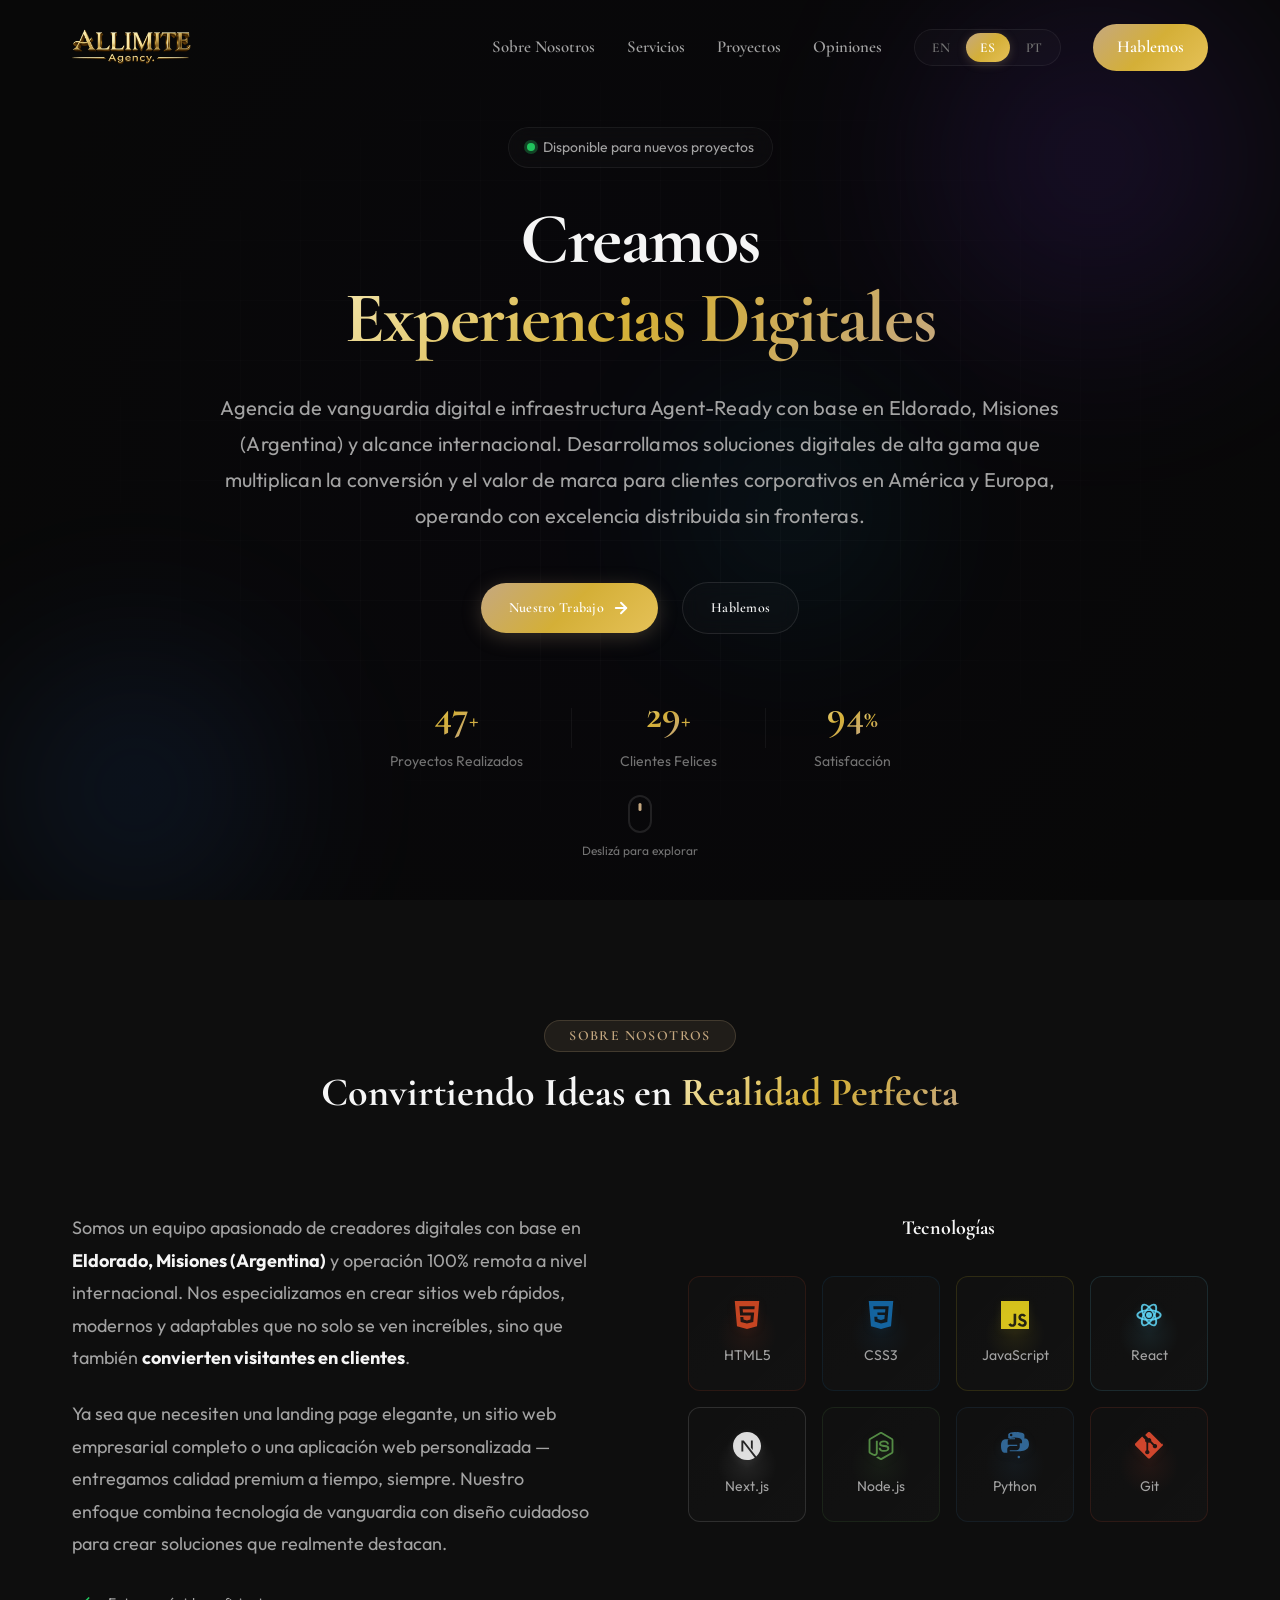
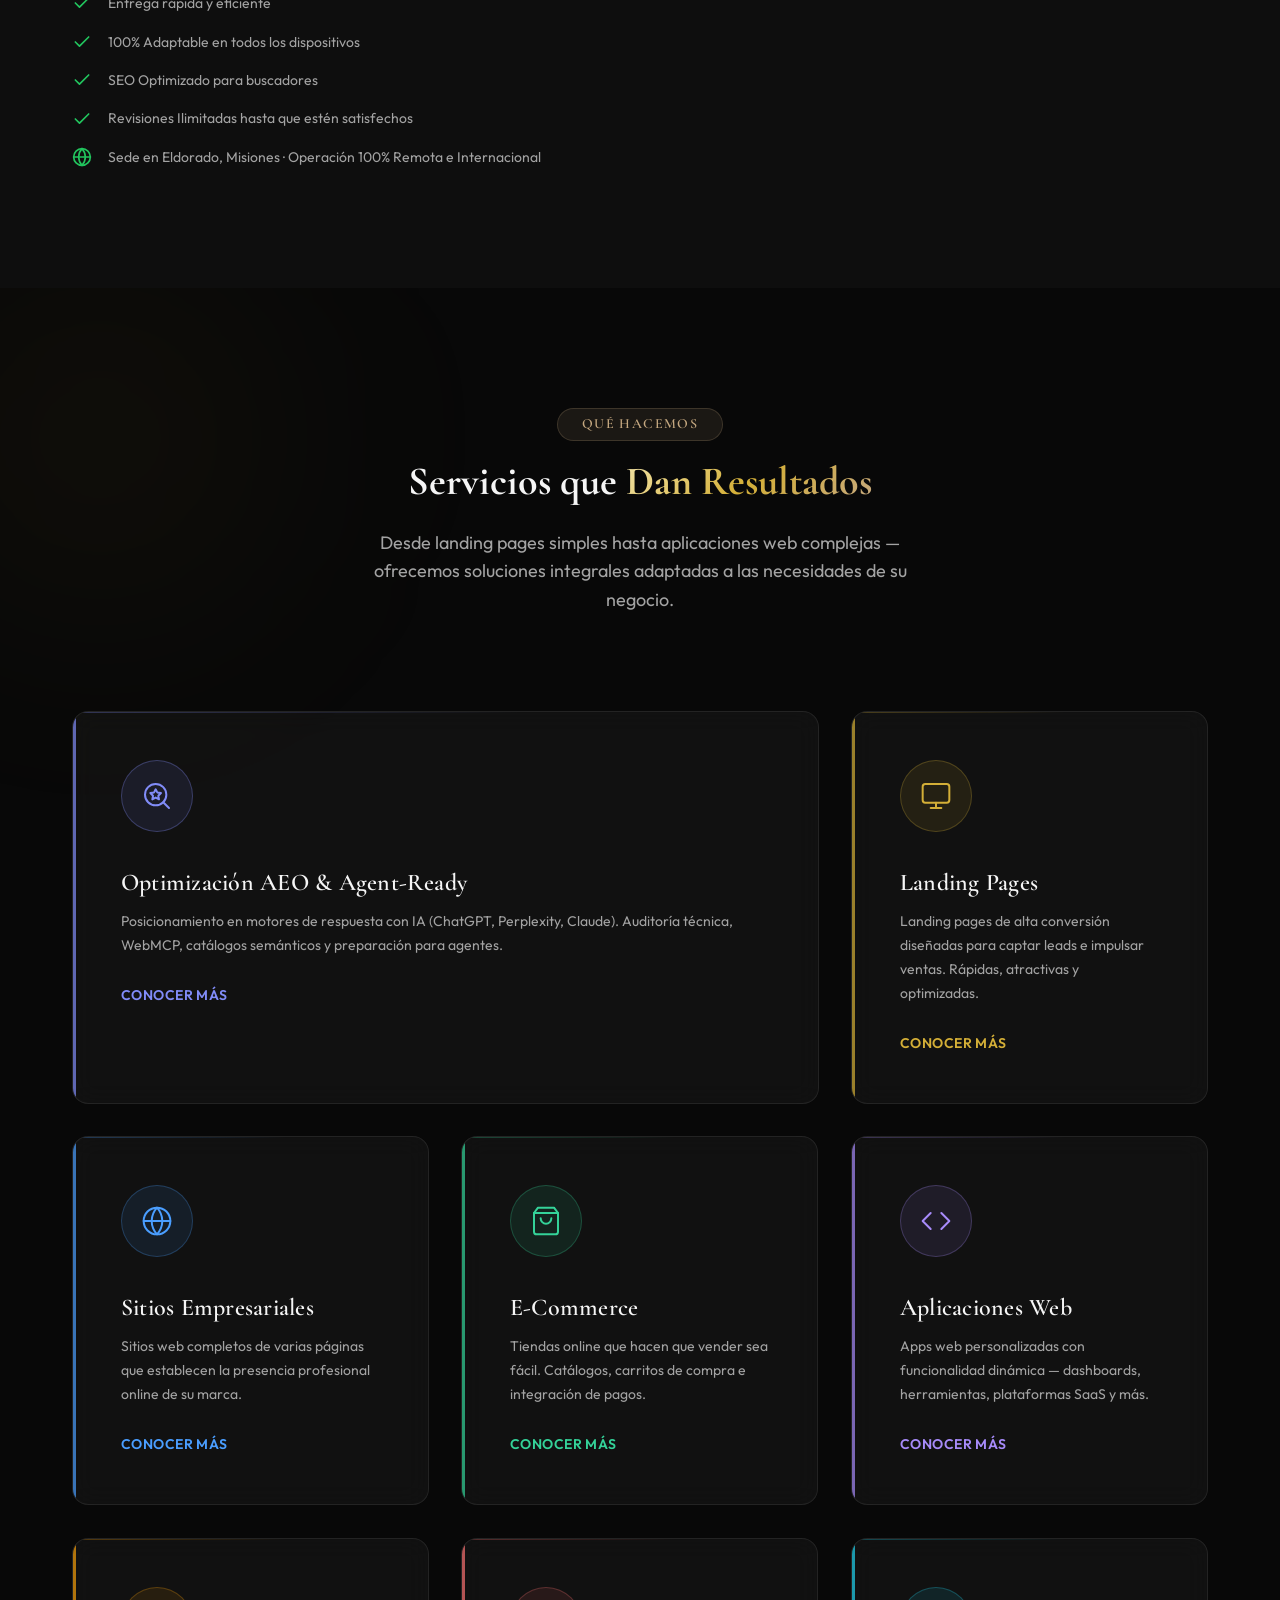
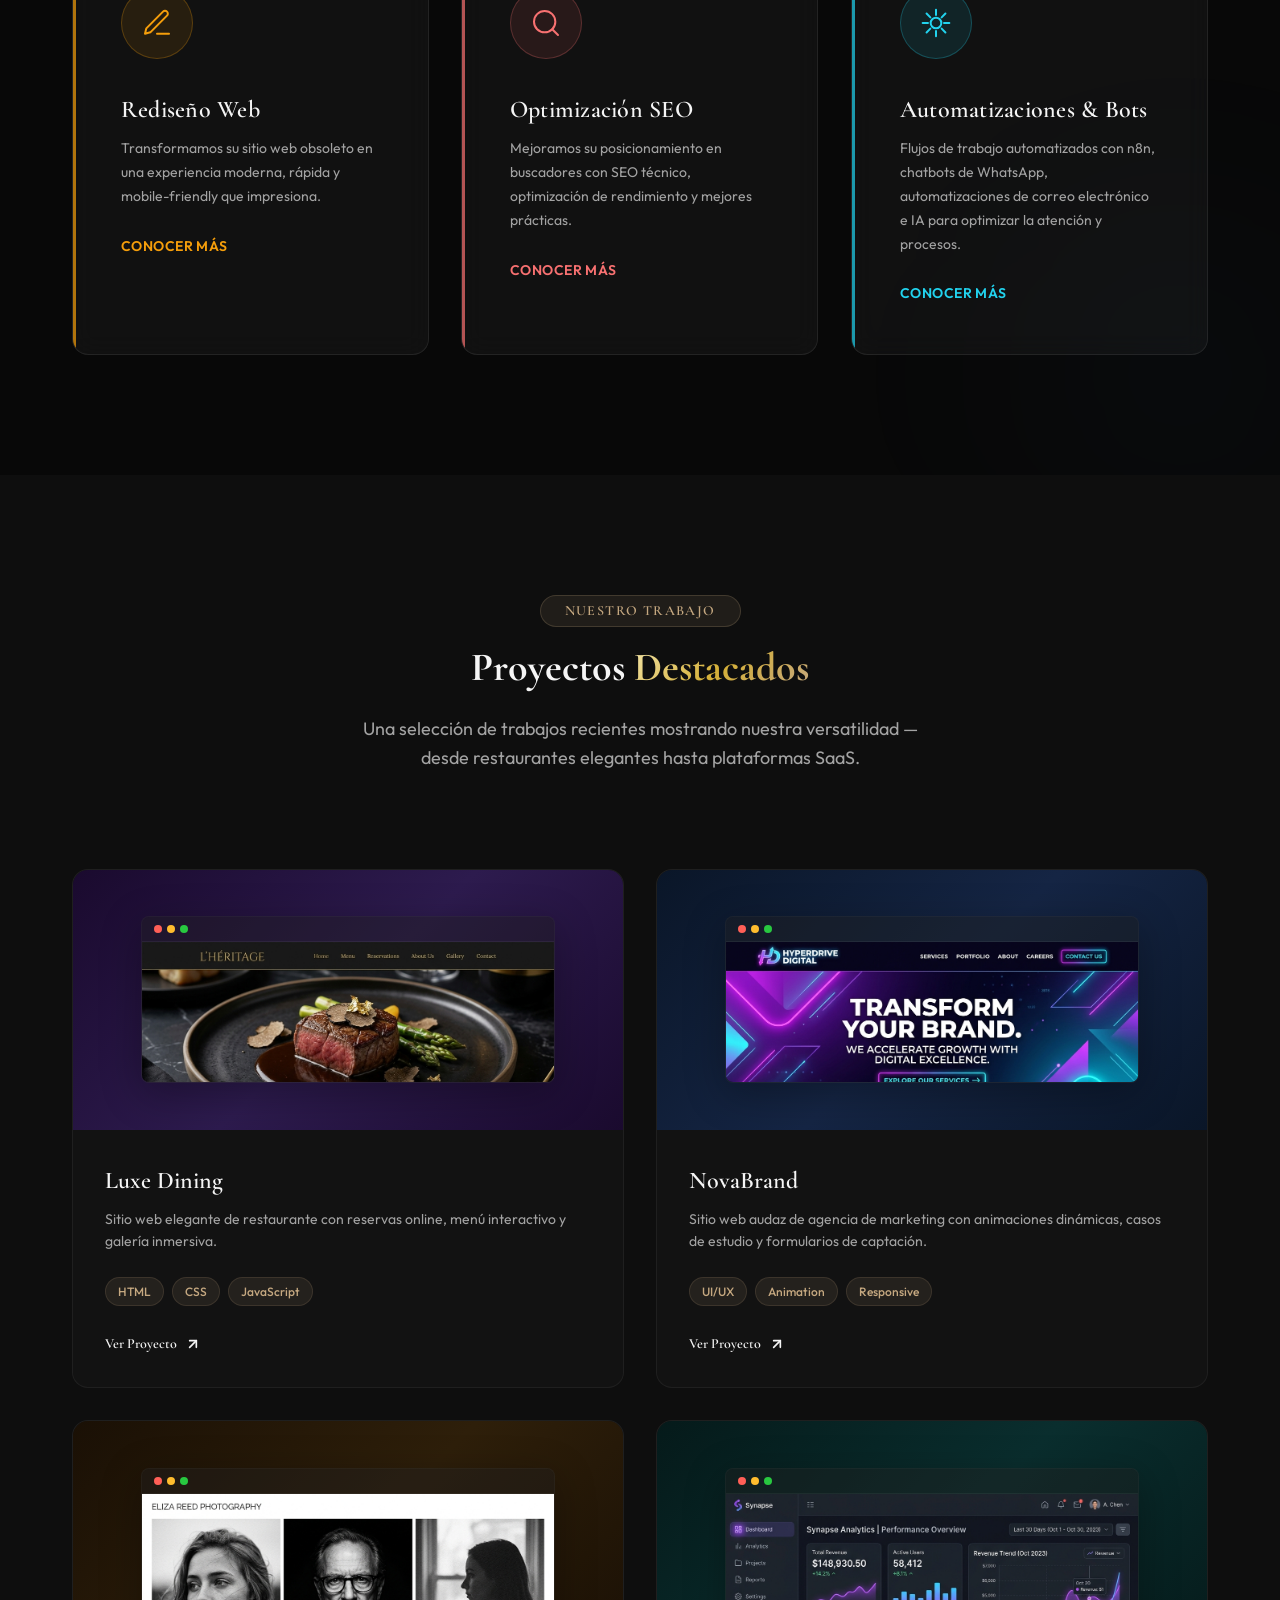
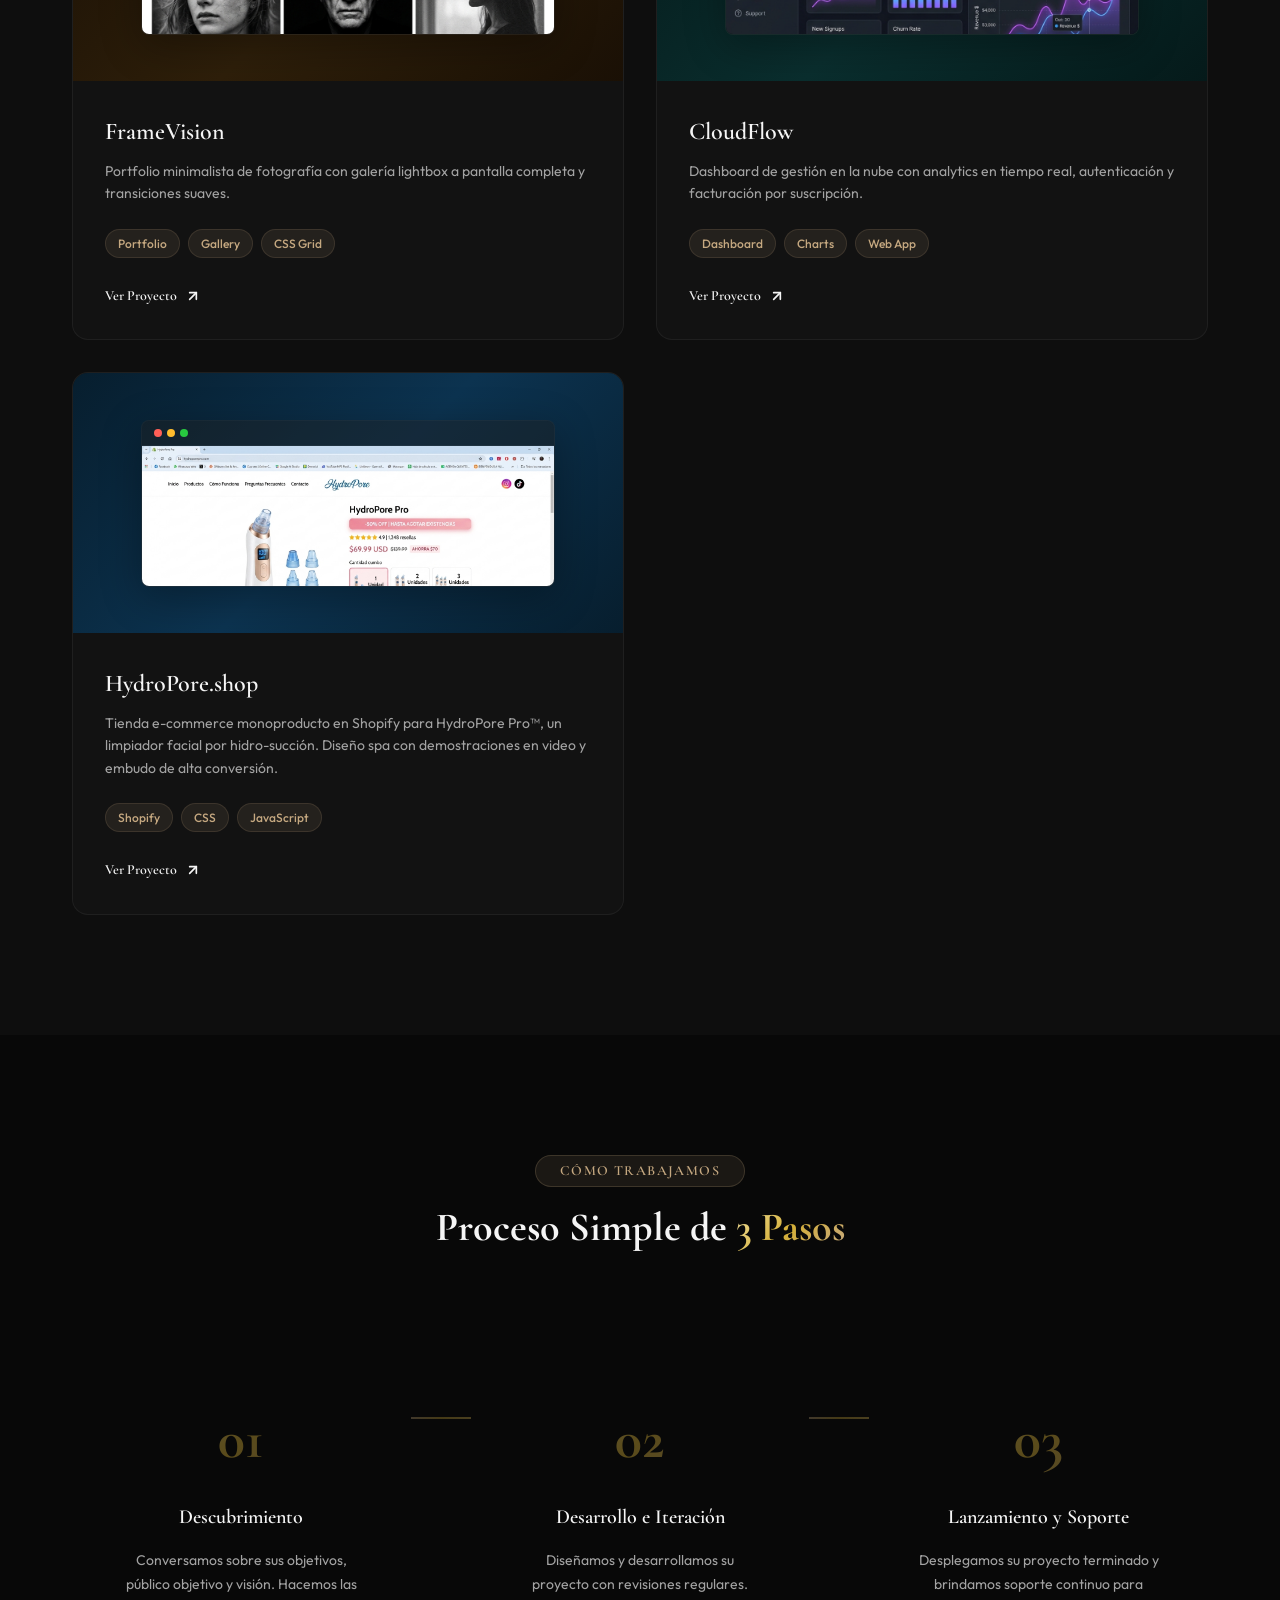
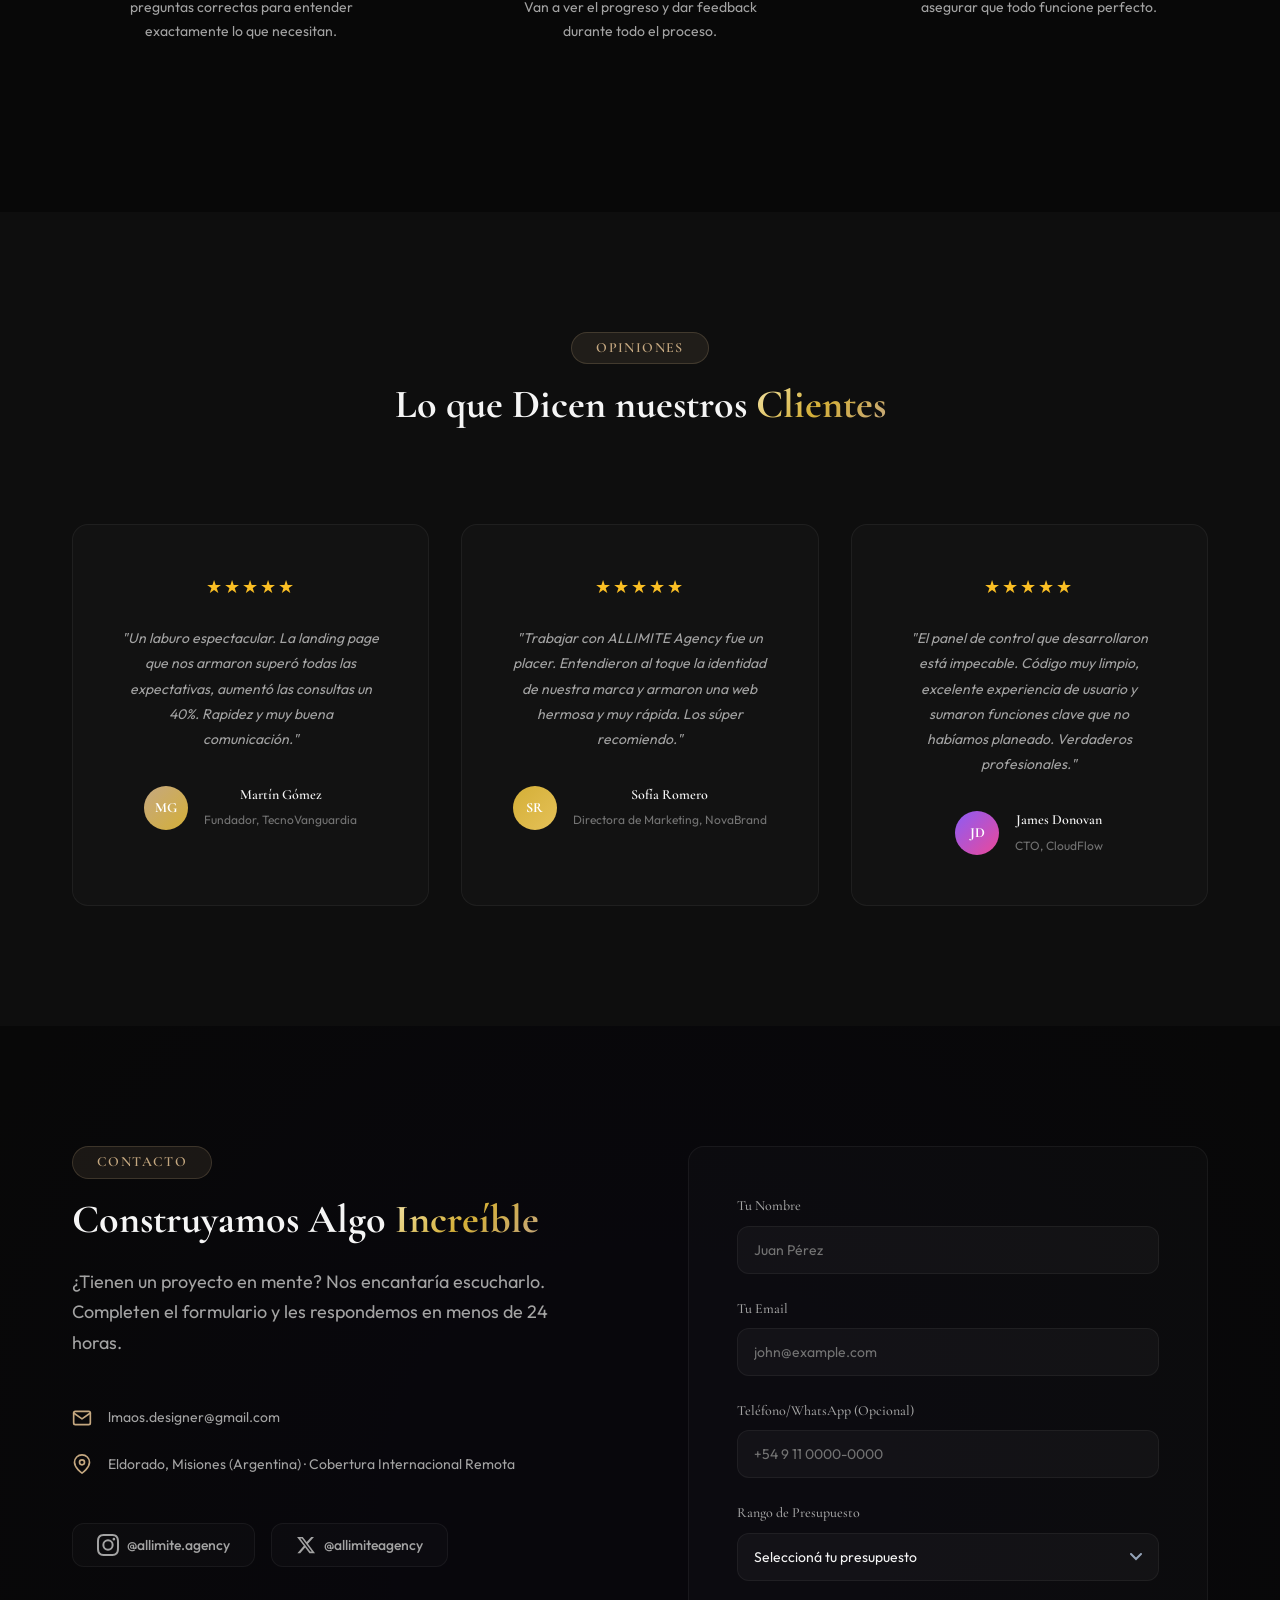
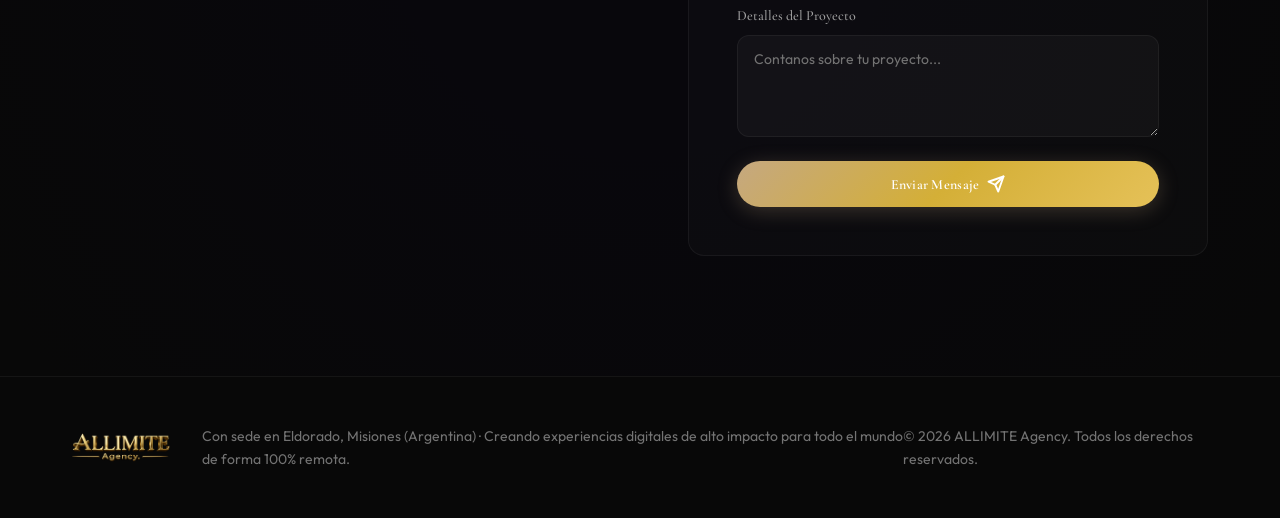
<file: index.html>
<!DOCTYPE html>
<html lang="es">
<head>
    <meta charset="UTF-8">
    <meta name="viewport" content="width=device-width, initial-scale=1.0">
    <meta name="description" content="ALLIMITE Agency - Creative digital agency specializing in modern, high-performance websites, landing pages, e-commerce and AI automations.">
    <meta name="keywords" content="digital agency, web development, web design, landing pages, creative agency, responsive websites, ALLIMITE, e-commerce, automations, agent ready">
    <meta name="author" content="Lautaro Silvero - ALLIMITE Agency">
    <title>ALLIMITE Agency | Digital Creative Agency</title>

    <!-- Canonical & Alternate Multilingual Links -->
    <link rel="canonical" href="https://allimite.agency/">
    <link rel="alternate" hreflang="es" href="https://allimite.agency/">
    <link rel="alternate" hreflang="en" href="https://allimite.agency/">
    <link rel="alternate" hreflang="pt" href="https://allimite.agency/">
    <link rel="alternate" hreflang="x-default" href="https://allimite.agency/">

    <!-- Favicon & App Icons -->
    <link rel="icon" type="image/png" sizes="32x32" href="assets/favicon-32x32.png">
    <link rel="icon" type="image/png" sizes="16x16" href="assets/favicon-16x16.png">
    <link rel="apple-touch-icon" sizes="180x180" href="assets/apple-touch-icon.png">
    <link rel="shortcut icon" href="favicon.ico">

    <!-- AI & Semantic Discovery Links -->
    <link rel="service-doc" type="text/markdown" href="https://allimite.agency/llms.txt">
    <link rel="ai-catalog" type="application/json" href="https://allimite.agency/.well-known/ai-catalog.json">
    <link rel="api-catalog" type="application/linkset+json" href="https://allimite.agency/.well-known/api-catalog">
    <link rel="agent-skills" type="application/json" href="https://allimite.agency/.well-known/agent-skills/index.json">
    <link rel="auth" type="text/markdown" href="https://allimite.agency/auth.md">

    <!-- Open Graph / Facebook / WhatsApp -->
    <meta property="og:type" content="website">
    <meta property="og:site_name" content="ALLIMITE Agency">
    <meta property="og:title" content="ALLIMITE Agency | Digital Creative Agency">
    <meta property="og:description" content="Sitios web y landings de alta conversión, e-commerce y automatizaciones inteligentes. Diseño que convierte visitantes en clientes.">
    <meta property="og:url" content="https://allimite.agency/">
    <meta property="og:image" content="https://allimite.agency/og-cover.png">
    <meta property="og:locale" content="es_AR">

    <!-- Twitter / X Cards -->
    <meta name="twitter:card" content="summary_large_image">
    <meta name="twitter:site" content="@allimiteagency">
    <meta name="twitter:title" content="ALLIMITE Agency | Digital Creative Agency">
    <meta name="twitter:description" content="Sitios web de alta performance, landing pages de conversión, e-commerce y automatizaciones.">
    <meta name="twitter:image" content="https://allimite.agency/og-cover.png">

    <!-- Structured Data (JSON-LD) -->
    <script type="application/ld+json">
    {
      "@context": "https://schema.org",
      "@type": "ProfessionalService",
      "@id": "https://allimite.agency/#org",
      "name": "ALLIMITE Agency",
      "alternateName": ["Allimite", "Allimite Agency", "ALLIMITE"],
      "url": "https://allimite.agency/",
      "logo": "https://allimite.agency/assets/logo.png",
      "image": "https://allimite.agency/og-cover.png",
      "description": "Agencia creativa digital. Sitios web de alta performance, landing pages de conversión, e-commerce y automatizaciones.",
      "email": "lmaos.designer@gmail.com",
      "priceRange": "USD 1500 - 7000+",
      "founder": {
        "@type": "Person",
        "name": "Lautaro Silvero",
        "jobTitle": "CEO & Founder"
      },
      "address": {
        "@type": "PostalAddress",
        "addressLocality": "Eldorado",
        "addressRegion": "Misiones",
        "addressCountry": "AR"
      },
      "areaServed": [
        { "@type": "Country", "name": "Argentina" },
        { "@type": "Place", "name": "Latinoamérica" },
        { "@type": "Place", "name": "Worldwide" }
      ],
      "availableLanguage": ["es", "en", "pt"],
      "knowsAbout": [
        "Diseño web",
        "Desarrollo web",
        "Landing pages de alta conversión",
        "E-commerce",
        "Aplicaciones web y SaaS",
        "SEO técnico y Core Web Vitals",
        "Answer Engine Optimization (AEO)",
        "Infraestructura Agent-Ready",
        "WebMCP",
        "Automatizaciones con IA y n8n"
      ],
      "contactPoint": {
        "@type": "ContactPoint",
        "contactType": "sales",
        "email": "lmaos.designer@gmail.com",
        "url": "https://allimite.agency/#contact",
        "availableLanguage": ["es", "en", "pt"]
      },
      "sameAs": [
        "https://www.instagram.com/allimite.agency/",
        "https://x.com/allimiteagency",
        "https://github.com/allimite444"
      ],
      "hasOfferCatalog": {
        "@type": "OfferCatalog",
        "name": "Servicios Digitales",
        "itemListElement": [
          {
            "@type": "Offer",
            "itemOffered": {
              "@type": "Service",
              "name": "Landing Pages de alta conversión",
              "url": "https://allimite.agency/services/landing-pages.html"
            }
          },
          {
            "@type": "Offer",
            "itemOffered": {
              "@type": "Service",
              "name": "Sitios web empresariales",
              "url": "https://allimite.agency/services/sitios-empresariales.html"
            }
          },
          {
            "@type": "Offer",
            "itemOffered": {
              "@type": "Service",
              "name": "E-Commerce con pasarela de pago",
              "url": "https://allimite.agency/services/ecommerce.html"
            }
          },
          {
            "@type": "Offer",
            "itemOffered": {
              "@type": "Service",
              "name": "Aplicaciones web a medida",
              "url": "https://allimite.agency/services/aplicaciones-web.html"
            }
          },
          {
            "@type": "Offer",
            "itemOffered": {
              "@type": "Service",
              "name": "Rediseño web",
              "url": "https://allimite.agency/services/rediseno-web.html"
            }
          },
          {
            "@type": "Offer",
            "itemOffered": {
              "@type": "Service",
              "name": "Optimización SEO y Core Web Vitals",
              "url": "https://allimite.agency/services/optimizacion-seo.html"
            }
          },
          {
            "@type": "Offer",
            "itemOffered": {
              "@type": "Service",
              "name": "Automatizaciones y Bots con IA",
              "url": "https://allimite.agency/services/automatizaciones.html"
            }
          }
        ]
      }
    }
    </script>

    <!-- Fonts -->
    <link rel="preconnect" href="https://fonts.googleapis.com">
    <link rel="preconnect" href="https://fonts.gstatic.com" crossorigin>
    <link href="https://fonts.googleapis.com/css2?family=Cormorant+Garamond:ital,wght@0,300;0,400;0,500;0,600;0,700;1,400&family=Outfit:wght@300;400;500;600;700&display=swap" rel="stylesheet">

    <link rel="stylesheet" href="styles.css?v=1.0.7">
</head>
<body>
    <!-- ==================== NAVIGATION ==================== -->
    <nav class="navbar" id="navbar">
        <div class="nav-container">
            <a href="#" class="nav-logo" aria-label="Home">
                <img src="assets/logo.png" alt="ALLIMITE AGENCY" class="logo-img">
            </a>
            <div class="nav-menu" id="nav-menu">
                <a href="#about" class="nav-link" data-i18n="nav_about">About</a>
                <a href="#services" class="nav-link" data-i18n="nav_services">Services</a>
                <a href="#projects" class="nav-link" data-i18n="nav_projects">Projects</a>
                <a href="#testimonials" class="nav-link" data-i18n="nav_reviews">Reviews</a>
                <div class="lang-toggle" id="lang-toggle">
                    <button class="lang-btn" data-lang="en">EN</button>
                    <button class="lang-btn active" data-lang="es">ES</button>
                    <button class="lang-btn" data-lang="pt">PT</button>
                </div>
                <a href="#contact" class="nav-link nav-link--cta" data-i18n="nav_contact">Let's Talk</a>
            </div>
            <button class="nav-toggle" id="nav-toggle" aria-label="Toggle navigation menu">
                <span></span>
                <span></span>
                <span></span>
            </button>
        </div>
    </nav>

    <!-- ==================== HERO SECTION ==================== -->
    <section class="hero" id="hero">
        <div class="hero-bg">
            <video class="hero-video" autoplay loop muted playsinline>
                <source src="assets/video_1.mp4" type="video/mp4">
            </video>
            <div class="hero-video-overlay"></div>
            <div class="hero-orb hero-orb--1"></div>
            <div class="hero-orb hero-orb--2"></div>
            <div class="hero-orb hero-orb--3"></div>
            <div class="hero-grid"></div>
        </div>
        <div class="container hero-content">
            <div class="hero-badge reveal">
                <span class="badge-pulse"></span>
                <span data-i18n="hero_badge">Available for new projects</span>
            </div>
            <h1 class="hero-title reveal" data-i18n-html="hero_title">
                We Craft<br>
                <span class="gradient-text">Digital Experiences</span>
            </h1>
            <p class="hero-subtitle reveal" data-i18n="hero_subtitle">
                Agencia de vanguardia digital e infraestructura Agent-Ready con base en Eldorado, Misiones (Argentina) y alcance internacional. Desarrollamos soluciones digitales de alta gama que multiplican la conversión y el valor de marca para clientes corporativos en América y Europa, operando con excelencia distribuida sin fronteras.
            </p>
            <div class="hero-cta reveal">
                <a href="#projects" class="btn btn--primary">
                    <span data-i18n="hero_cta_work">Our Work</span>
                    <svg width="18" height="18" viewBox="0 0 24 24" fill="none" stroke="currentColor" stroke-width="2.5" stroke-linecap="round" stroke-linejoin="round"><line x1="5" y1="12" x2="19" y2="12"/><polyline points="12 5 19 12 12 19"/></svg>
                </a>
                <a href="#contact" class="btn btn--ghost">
                    <span data-i18n="hero_cta_talk">Let's Talk</span>
                </a>
            </div>
            <div class="hero-stats reveal">
                <div class="stat-item">
                    <span class="stat-number" data-target="50">0</span><span class="stat-suffix">+</span>
                    <span class="stat-label" data-i18n="stat_projects">Projects Built</span>
                </div>
                <div class="stat-divider"></div>
                <div class="stat-item">
                    <span class="stat-number" data-target="30">0</span><span class="stat-suffix">+</span>
                    <span class="stat-label" data-i18n="stat_clients">Happy Clients</span>
                </div>
                <div class="stat-divider"></div>
                <div class="stat-item">
                    <span class="stat-number" data-target="100">0</span><span class="stat-suffix">%</span>
                    <span class="stat-label" data-i18n="stat_satisfaction">Satisfaction</span>
                </div>
            </div>
        </div>
        <div class="scroll-indicator">
            <div class="scroll-mouse">
                <div class="scroll-wheel"></div>
            </div>
            <span data-i18n="scroll_text">Scroll to explore</span>
        </div>
    </section>

    <!-- ==================== ABOUT SECTION ==================== -->
    <section class="section about" id="about">
        <div class="container">
            <div class="section-header reveal">
                <span class="section-tag" data-i18n="about_tag">About Us</span>
                <h2 class="section-title" data-i18n-html="about_title">Turning Ideas into <span class="gradient-text">Pixel-Perfect</span> Reality</h2>
            </div>
            <div class="about-grid">
                <div class="about-text reveal">
                    <p data-i18n="about_p1">
                        We are a passionate team of digital creators who transform business 
                        ideas into stunning digital experiences. We specialize in creating fast, 
                        modern, and responsive websites that not only look incredible but also 
                        <strong>convert visitors into customers</strong>.
                    </p>
                    <p data-i18n="about_p2">
                        Whether you need a sleek landing page, a full business website, 
                        or a custom web application — we deliver premium quality on time, 
                        every time. Our approach combines cutting-edge technology with 
                        thoughtful design to create solutions that truly stand out.
                    </p>
                    <div class="about-highlights">
                        <div class="highlight">
                            <svg width="20" height="20" viewBox="0 0 24 24" fill="none" stroke="currentColor" stroke-width="2" stroke-linecap="round" stroke-linejoin="round"><polyline points="20 6 9 17 4 12"/></svg>
                            <span data-i18n="about_h1">Fast and efficient delivery</span>
                        </div>
                        <div class="highlight">
                            <svg width="20" height="20" viewBox="0 0 24 24" fill="none" stroke="currentColor" stroke-width="2" stroke-linecap="round" stroke-linejoin="round"><polyline points="20 6 9 17 4 12"/></svg>
                            <span data-i18n="about_h2">100% Responsive on all devices</span>
                        </div>
                        <div class="highlight">
                            <svg width="20" height="20" viewBox="0 0 24 24" fill="none" stroke="currentColor" stroke-width="2" stroke-linecap="round" stroke-linejoin="round"><polyline points="20 6 9 17 4 12"/></svg>
                            <span data-i18n="about_h3">SEO Optimized for search engines</span>
                        </div>
                        <div class="highlight">
                            <svg width="20" height="20" viewBox="0 0 24 24" fill="none" stroke="currentColor" stroke-width="2" stroke-linecap="round" stroke-linejoin="round"><polyline points="20 6 9 17 4 12"/></svg>
                            <span data-i18n="about_h4">Unlimited Revisions until you're happy</span>
                        </div>
                        <div class="highlight">
                            <svg width="20" height="20" viewBox="0 0 24 24" fill="none" stroke="currentColor" stroke-width="2" stroke-linecap="round" stroke-linejoin="round"><circle cx="12" cy="12" r="10"/><path d="M2 12h20"/><path d="M12 2a15.3 15.3 0 0 1 4 10 15.3 15.3 0 0 1-4 10 15.3 15.3 0 0 1-4-10 15.3 15.3 0 0 1 4-10z"/></svg>
                            <span data-i18n="about_h5">Based in Eldorado, Misiones · 100% Remote & Global Operations</span>
                        </div>
                    </div>
                </div>
                <div class="about-tech reveal">
                    <h3 class="tech-title" data-i18n="tech_title">Tech Stack</h3>
                                        <div class="tech-grid">
                        <div class="tech-item" style="--tech-color: #E34F26; --tech-color-rgb: 227, 79, 38;">
                            <div class="tech-icon">
                                <svg viewBox="0 0 24 24" width="28" height="28" fill="currentColor">
                                    <path d="M1.5 0h21l-1.91 21.563L11.977 24l-8.564-2.438L1.5 0zm7.031 9.75l-.232-2.718 10.059.003.23-2.622L5.412 4.41l.698 8.01h9.126l-.326 3.426-2.91.804-2.955-.81-.188-2.11H6.248l.33 4.171L12 19.351l5.379-1.443.744-8.157H8.531z"/>
                                </svg>
                            </div>
                            <span>HTML5</span>
                        </div>
                        <div class="tech-item" style="--tech-color: #1572B6; --tech-color-rgb: 21, 114, 182;">
                            <div class="tech-icon">
                                <svg viewBox="0 0 24 24" width="28" height="28" fill="currentColor">
                                    <path d="M1.5 0h21l-1.91 21.563L11.977 24l-8.564-2.438L1.5 0zm17.09 4.413L5.41 4.41l.213 2.622 10.125.002-.255 2.716h-6.64l.213 2.35h6.185l-.328 3.425-2.943.805-2.932-.81-.188-2.11H6.248l.33 4.171L12 19.351l5.379-1.443.744-8.157.23-2.622.237-2.716z"/>
                                </svg>
                            </div>
                            <span>CSS3</span>
                        </div>
                        <div class="tech-item" style="--tech-color: #F7DF1E; --tech-color-rgb: 247, 223, 30;">
                            <div class="tech-icon">
                                <svg viewBox="0 0 24 24" width="28" height="28" fill="currentColor">
                                    <path d="M0 0h24v24H0V0zm22.034 18.276c-.175-1.095-.888-2.015-3.003-2.873-.736-.345-1.554-.585-1.797-1.14-.091-.33-.105-.51-.046-.705.15-.646.915-.84 1.515-.66.39.12.75.42.976.9 1.034-.676 1.034-.676 1.755-1.125-.27-.42-.404-.601-.586-.78-.63-.705-1.469-1.065-2.834-1.034l-.705.089c-.676.165-1.32.525-1.71 1.005-1.14 1.291-.811 3.541.569 4.471 1.365 1.02 3.361 1.244 3.616 2.205.24 1.17-.87 1.545-1.966 1.41-.811-.18-1.26-.586-1.755-1.336l-1.83 1.051c.21.48.45.689.81 1.109 1.74 1.756 6.09 1.666 6.871-1.004.029-.09.24-.705.074-1.65l.046.067zm-8.983-7.245h-2.248c0 1.938-.009 3.864-.009 5.805 0 1.232.063 2.363-.138 2.711-.33.689-1.18.601-1.566.48-.396-.196-.597-.466-.83-.855-.063-.105-.11-.196-.127-.196l-1.825 1.125c.305.63.75 1.172 1.324 1.517.855.51 2.004.675 3.207.405.783-.226 1.458-.691 1.811-1.411.51-.93.402-2.07.397-3.346.012-2.054 0-4.109 0-6.179l.004-.056z"/>
                                </svg>
                            </div>
                            <span>JavaScript</span>
                        </div>
                        <div class="tech-item" style="--tech-color: #61DAFB; --tech-color-rgb: 97, 218, 251;">
                            <div class="tech-icon">
                                <svg viewBox="0 0 24 24" width="28" height="28" fill="none" stroke="currentColor" stroke-width="1.6">
                                    <ellipse cx="12" cy="12" rx="10" ry="4.2"/>
                                    <ellipse cx="12" cy="12" rx="10" ry="4.2" transform="rotate(60 12 12)"/>
                                    <ellipse cx="12" cy="12" rx="10" ry="4.2" transform="rotate(120 12 12)"/>
                                    <circle cx="12" cy="12" r="1.8" fill="currentColor"/>
                                </svg>
                            </div>
                            <span>React</span>
                        </div>
                        <div class="tech-item" style="--tech-color: #FFFFFF; --tech-color-rgb: 255, 255, 255;">
                            <div class="tech-icon">
                                <svg viewBox="0 0 24 24" width="28" height="28" fill="currentColor">
                                    <path d="M18.665 21.978C16.758 23.255 14.465 24 12 24 5.377 24 0 18.623 0 12S5.377 0 12 0s12 5.377 12 12c0 3.583-1.574 6.801-4.067 9.001L9.219 7.2H7.2v9.596h1.615V9.251l9.85 12.727Zm-3.332-8.533 1.6 2.061V7.2h-1.6v6.245Z"/>
                                </svg>
                            </div>
                            <span>Next.js</span>
                        </div>
                        <div class="tech-item" style="--tech-color: #5FA04E; --tech-color-rgb: 95, 160, 78;">
                            <div class="tech-icon">
                                <svg viewBox="0 0 24 24" width="28" height="28" fill="currentColor">
                                    <path d="M11.998 24c-.321 0-.641-.084-.922-.247l-2.936-1.737c-.438-.245-.224-.332-.08-.383.585-.203.703-.25 1.328-.604.065-.037.151-.023.218.017l2.256 1.339c.082.045.197.045.272 0l8.795-5.076c.082-.047.134-.141.134-.238V6.921c0-.099-.053-.192-.137-.242l-8.791-5.072c-.081-.047-.189-.047-.271 0L3.075 6.68c-.085.049-.139.145-.139.241v10.15c0 .097.054.189.139.235l2.409 1.392c1.307.654 2.108-.116 2.108-.89V7.787c0-.142.114-.253.256-.253h1.115c.139 0 .255.112.255.253v10.021c0 1.745-.95 2.745-2.604 2.745-.508 0-.909 0-2.026-.551L2.28 18.675c-.57-.329-.922-.945-.922-1.604V6.921c0-.659.353-1.275.922-1.603l8.795-5.082c.557-.315 1.296-.315 1.848 0l8.794 5.082c.57.329.924.944.924 1.603v10.15c0 .659-.354 1.273-.924 1.604l-8.794 5.078c-.281.155-.6.239-.926.239zM19.099 13.993c0-1.9-1.284-2.406-3.987-2.763-2.731-.361-3.009-.548-3.009-1.187 0-.528.235-1.233 2.258-1.233 1.807 0 2.473.389 2.747 1.607.024.115.129.199.247.199h1.141c.071 0 .138-.031.186-.081.048-.054.074-.123.067-.196-.177-2.098-1.571-3.076-4.388-3.076-2.508 0-4.004 1.058-4.004 2.833 0 1.925 1.488 2.457 3.895 2.695 2.88.282 3.103.703 3.103 1.269 0 .983-.789 1.402-2.642 1.402-2.327 0-2.839-.584-3.011-1.742-.02-.124-.126-.215-.253-.215h-1.137c-.141 0-.254.112-.254.253 0 1.482.806 3.248 4.655 3.248 2.846 0 4.444-1.097 4.444-3.014z"/>
                                </svg>
                            </div>
                            <span>Node.js</span>
                        </div>
                        <div class="tech-item" style="--tech-color: #3776AB; --tech-color-rgb: 55, 118, 171;">
                            <div class="tech-icon">
                                <svg viewBox="0 0 24 24" width="28" height="28" fill="currentColor">
                                    <path d="M11.914 0C5.833 0 6.2 2.636 6.2 2.636l.006 2.732h5.808v.824H3.85S0 5.767 0 11.9c0 6.132 3.36 5.922 3.36 5.922h2.005v-2.793c0-3.136 2.731-3.136 2.731-3.136h5.83v-.88H5.772V7.747s-.105-3.05 6.142-3.05c6.248 0 6.142 3.05 6.142 3.05v1.943h-2.004v2.793c0 3.136-2.73 3.136-2.73 3.136H7.49v.88h8.152S24 16.924 24 10.792c0-6.133-3.934-5.05-3.934-5.05V2.636S20.457 0 11.914 0zM8.736 1.49a1.05 1.05 0 1 1 0 2.1 1.05 1.05 0 0 1 0-2.1zm6.528 18.92a1.05 1.05 0 1 1 0 2.1 1.05 1.05 0 0 1 0-2.1z"/>
                                </svg>
                            </div>
                            <span>Python</span>
                        </div>
                        <div class="tech-item" style="--tech-color: #F05032; --tech-color-rgb: 240, 80, 50;">
                            <div class="tech-icon">
                                <svg viewBox="0 0 24 24" width="28" height="28" fill="currentColor">
                                    <path d="M23.546 10.93L13.067.452a1.54 1.54 0 0 0-2.178 0L8.708 2.63l2.734 2.734a1.85 1.85 0 0 1 2.378 2.377l2.634 2.634a1.85 1.85 0 1 1-1.09 1.09l-2.508-2.508a1.85 1.85 0 0 1-1.54 0v6.66a1.85 1.85 0 1 1-1.54 0V8.957a1.85 1.85 0 0 1-.964-2.326L6.138 3.897.452 9.583a1.54 1.54 0 0 0 0 2.179l10.479 10.478a1.54 1.54 0 0 0 2.178 0l10.437-10.438a1.54 1.54 0 0 0 0-2.178z"/>
                                </svg>
                            </div>
                            <span>Git</span>
                        </div>
                    </div>
                </div>
            </div>
            </div>
        </div>
    </section>

    <!-- ==================== SERVICES SECTION ==================== -->
    <section class="section services" id="services">
        <div class="container">
            <div class="section-header reveal">
                <span class="section-tag" data-i18n="services_tag">What We Do</span>
                <h2 class="section-title" data-i18n-html="services_title">Services That <span class="gradient-text">Deliver Results</span></h2>
                <p class="section-desc" data-i18n="services_desc">From simple landing pages to complex web applications — we offer end-to-end solutions tailored to your business needs.</p>
            </div>
            <div class="services-grid">
                <a href="services/optimizacion-aeo.html" class="service-card service-card--indigo reveal">
                    <div class="service-icon">
                        <svg width="32" height="32" viewBox="0 0 24 24" fill="none" stroke="currentColor" stroke-width="1.5" stroke-linecap="round" stroke-linejoin="round"><circle cx="11" cy="11" r="8"/><line x1="21" y1="21" x2="16.65" y2="16.65"/><path d="m11 7 1.2 2.3 2.8.5-2 2 .5 2.7-2.5-1.3-2.5 1.3.5-2.7-2-2 2.8-.5L11 7z"/></svg>
                    </div>
                    <h3 data-i18n="svc8_title">Optimización AEO & Agent-Ready</h3>
                    <p data-i18n="svc8_desc">Posicionamiento en motores de respuesta con IA (ChatGPT, Perplexity, Claude). Auditoría técnica, WebMCP, catálogos semánticos y preparación para agentes.</p>
                    <span class="service-cta" data-i18n="svc_cta">Conocer Más <svg width="16" height="16" viewBox="0 0 24 24" fill="none" stroke="currentColor" stroke-width="2.5" stroke-linecap="round" stroke-linejoin="round"><line x1="5" y1="12" x2="19" y2="12"/><polyline points="12 5 19 12 12 19"/></svg></span>
                </a>
                <a href="services/landing-pages.html" class="service-card service-card--gold reveal">
                    <div class="service-icon">
                        <svg width="32" height="32" viewBox="0 0 24 24" fill="none" stroke="currentColor" stroke-width="1.5" stroke-linecap="round" stroke-linejoin="round"><rect x="2" y="3" width="20" height="14" rx="2" ry="2"/><line x1="8" y1="21" x2="16" y2="21"/><line x1="12" y1="17" x2="12" y2="21"/></svg>
                    </div>
                    <h3 data-i18n="svc1_title">Landing Pages</h3>
                    <p data-i18n="svc1_desc">High-converting landing pages designed to capture leads and drive sales. Fast, beautiful, and optimized.</p>
                    <span class="service-cta" data-i18n="svc_cta">Conocer Más <svg width="16" height="16" viewBox="0 0 24 24" fill="none" stroke="currentColor" stroke-width="2.5" stroke-linecap="round" stroke-linejoin="round"><line x1="5" y1="12" x2="19" y2="12"/><polyline points="12 5 19 12 12 19"/></svg></span>
                </a>
                <a href="services/sitios-empresariales.html" class="service-card service-card--blue reveal">
                    <div class="service-icon">
                        <svg width="32" height="32" viewBox="0 0 24 24" fill="none" stroke="currentColor" stroke-width="1.5" stroke-linecap="round" stroke-linejoin="round"><circle cx="12" cy="12" r="10"/><line x1="2" y1="12" x2="22" y2="12"/><path d="M12 2a15.3 15.3 0 014 10 15.3 15.3 0 01-4 10 15.3 15.3 0 01-4-10 15.3 15.3 0 014-10z"/></svg>
                    </div>
                    <h3 data-i18n="svc2_title">Business Websites</h3>
                    <p data-i18n="svc2_desc">Complete multi-page websites that establish your brand's professional online presence and credibility.</p>
                    <span class="service-cta" data-i18n="svc_cta">Conocer Más <svg width="16" height="16" viewBox="0 0 24 24" fill="none" stroke="currentColor" stroke-width="2.5" stroke-linecap="round" stroke-linejoin="round"><line x1="5" y1="12" x2="19" y2="12"/><polyline points="12 5 19 12 12 19"/></svg></span>
                </a>
                <a href="services/ecommerce.html" class="service-card service-card--emerald reveal">
                    <div class="service-icon">
                        <svg width="32" height="32" viewBox="0 0 24 24" fill="none" stroke="currentColor" stroke-width="1.5" stroke-linecap="round" stroke-linejoin="round"><path d="M6 2L3 6v14a2 2 0 002 2h14a2 2 0 002-2V6l-3-4z"/><line x1="3" y1="6" x2="21" y2="6"/><path d="M16 10a4 4 0 01-8 0"/></svg>
                    </div>
                    <h3 data-i18n="svc3_title">E-Commerce</h3>
                    <p data-i18n="svc3_desc">Online stores that make selling seamless. Product catalogs, shopping carts, and payment integration.</p>
                    <span class="service-cta" data-i18n="svc_cta">Conocer Más <svg width="16" height="16" viewBox="0 0 24 24" fill="none" stroke="currentColor" stroke-width="2.5" stroke-linecap="round" stroke-linejoin="round"><line x1="5" y1="12" x2="19" y2="12"/><polyline points="12 5 19 12 12 19"/></svg></span>
                </a>
                <a href="services/aplicaciones-web.html" class="service-card service-card--violet reveal">
                    <div class="service-icon">
                        <svg width="32" height="32" viewBox="0 0 24 24" fill="none" stroke="currentColor" stroke-width="1.5" stroke-linecap="round" stroke-linejoin="round"><polyline points="16 18 22 12 16 6"/><polyline points="8 6 2 12 8 18"/></svg>
                    </div>
                    <h3 data-i18n="svc4_title">Web Applications</h3>
                    <p data-i18n="svc4_desc">Custom web apps with dynamic functionality — dashboards, tools, SaaS platforms, and more.</p>
                    <span class="service-cta" data-i18n="svc_cta">Conocer Más <svg width="16" height="16" viewBox="0 0 24 24" fill="none" stroke="currentColor" stroke-width="2.5" stroke-linecap="round" stroke-linejoin="round"><line x1="5" y1="12" x2="19" y2="12"/><polyline points="12 5 19 12 12 19"/></svg></span>
                </a>
                <a href="services/rediseno-web.html" class="service-card service-card--amber reveal">
                    <div class="service-icon">
                        <svg width="32" height="32" viewBox="0 0 24 24" fill="none" stroke="currentColor" stroke-width="1.5" stroke-linecap="round" stroke-linejoin="round"><path d="M12 20h9"/><path d="M16.5 3.5a2.121 2.121 0 013 3L7 19l-4 1 1-4L16.5 3.5z"/></svg>
                    </div>
                    <h3 data-i18n="svc5_title">Website Redesign</h3>
                    <p data-i18n="svc5_desc">Transform your outdated website into a modern, fast, mobile-friendly experience that impresses.</p>
                    <span class="service-cta" data-i18n="svc_cta">Conocer Más <svg width="16" height="16" viewBox="0 0 24 24" fill="none" stroke="currentColor" stroke-width="2.5" stroke-linecap="round" stroke-linejoin="round"><line x1="5" y1="12" x2="19" y2="12"/><polyline points="12 5 19 12 12 19"/></svg></span>
                </a>
                <a href="services/optimizacion-seo.html" class="service-card service-card--coral reveal">
                    <div class="service-icon">
                        <svg width="32" height="32" viewBox="0 0 24 24" fill="none" stroke="currentColor" stroke-width="1.5" stroke-linecap="round" stroke-linejoin="round"><circle cx="11" cy="11" r="8"/><line x1="21" y1="21" x2="16.65" y2="16.65"/></svg>
                    </div>
                    <h3 data-i18n="svc6_title">Optimización SEO</h3>
                    <p data-i18n="svc6_desc">Mejoramos su posicionamiento en buscadores con SEO técnico, optimización de rendimiento y mejores prácticas.</p>
                    <span class="service-cta" data-i18n="svc_cta">Conocer Más <svg width="16" height="16" viewBox="0 0 24 24" fill="none" stroke="currentColor" stroke-width="2.5" stroke-linecap="round" stroke-linejoin="round"><line x1="5" y1="12" x2="19" y2="12"/><polyline points="12 5 19 12 12 19"/></svg></span>
                </a>
                <a href="services/automatizaciones.html" class="service-card service-card--cyan reveal">
                    <div class="service-icon">
                        <svg width="32" height="32" viewBox="0 0 24 24" fill="none" stroke="currentColor" stroke-width="1.5" stroke-linecap="round" stroke-linejoin="round"><path d="M12 2v4M12 18v4M4.93 4.93l2.83 2.83M16.24 16.24l2.83 2.83M2 12h4M18 12h4M4.93 19.07l2.83-2.83M16.24 7.76l2.83-2.83"/><circle cx="12" cy="12" r="4"/></svg>
                    </div>
                    <h3 data-i18n="svc7_title">Automatizaciones & Bots</h3>
                    <p data-i18n="svc7_desc">Flujos de trabajo automatizados con n8n, chatbots de WhatsApp, automatizaciones de correo electrónico e IA para optimizar la atención y procesos.</p>
                    <span class="service-cta" data-i18n="svc_cta">Conocer Más <svg width="16" height="16" viewBox="0 0 24 24" fill="none" stroke="currentColor" stroke-width="2.5" stroke-linecap="round" stroke-linejoin="round"><line x1="5" y1="12" x2="19" y2="12"/><polyline points="12 5 19 12 12 19"/></svg></span>
                </a>
            </div>
        </div>
    </section>

    <!-- ==================== PROJECTS SECTION ==================== -->
    <section class="section projects" id="projects">
        <div class="container">
            <div class="section-header reveal">
                <span class="section-tag" data-i18n="projects_tag">Our Work</span>
                <h2 class="section-title" data-i18n-html="projects_title">Featured <span class="gradient-text">Projects</span></h2>
                <p class="section-desc" data-i18n="projects_desc">A selection of recent work showcasing our range — from elegant restaurants to powerful SaaS platforms.</p>
            </div>
            <div class="projects-grid">
                <!-- Project 1 -->
                <div class="project-card reveal">
                    <div class="project-image project-gradient--1">
                        <div class="project-mockup">
                            <div class="mockup-bar">
                                <span></span><span></span><span></span>
                            </div>
                            <img src="assets/luxe_dining.png" alt="Luxe Dining Website" class="mockup-img">
                        </div>
                    </div>
                    <div class="project-info">
                        <h3>Luxe Dining</h3>
                        <p data-i18n="proj1_desc">Elegant restaurant website with online reservations, menu showcase, and immersive gallery.</p>
                        <div class="project-tags">
                            <span>HTML</span><span>CSS</span><span>JavaScript</span>
                        </div>
                        <a href="./luxe-dining/" class="project-link">
                            <span data-i18n="proj_link">View Project</span>
                            <svg width="16" height="16" viewBox="0 0 24 24" fill="none" stroke="currentColor" stroke-width="2.5" stroke-linecap="round" stroke-linejoin="round"><line x1="7" y1="17" x2="17" y2="7"/><polyline points="7 7 17 7 17 17"/></svg>
                        </a>
                    </div>
                </div>
                <!-- Project 2 -->
                <div class="project-card reveal">
                    <div class="project-image project-gradient--2">
                        <div class="project-mockup">
                            <div class="mockup-bar">
                                <span></span><span></span><span></span>
                            </div>
                            <img src="assets/novabrand_agency.png" alt="NovaBrand Agency Website" class="mockup-img">
                        </div>
                    </div>
                    <div class="project-info">
                        <h3>NovaBrand</h3>
                        <p data-i18n="proj2_desc">Bold marketing agency website with dynamic animations, case study showcases, and conversion forms.</p>
                        <div class="project-tags">
                            <span>UI/UX</span><span>Animation</span><span>Responsive</span>
                        </div>
                        <a href="./novabrand/" class="project-link">
                            <span data-i18n="proj_link">View Project</span>
                            <svg width="16" height="16" viewBox="0 0 24 24" fill="none" stroke="currentColor" stroke-width="2.5" stroke-linecap="round" stroke-linejoin="round"><line x1="7" y1="17" x2="17" y2="7"/><polyline points="7 7 17 7 17 17"/></svg>
                        </a>
                    </div>
                </div>
                <!-- Project 3 -->
                <div class="project-card reveal">
                    <div class="project-image project-gradient--3">
                        <div class="project-mockup">
                            <div class="mockup-bar">
                                <span></span><span></span><span></span>
                            </div>
                            <img src="assets/framevision.png" alt="FrameVision Portfolio" class="mockup-img">
                        </div>
                    </div>
                    <div class="project-info">
                        <h3>FrameVision</h3>
                        <p data-i18n="proj3_desc">Minimalist photography portfolio featuring full-screen lightbox gallery and smooth page transitions.</p>
                        <div class="project-tags">
                            <span>Portfolio</span><span>Gallery</span><span>CSS Grid</span>
                        </div>
                        <a href="./framevision/" class="project-link">
                            <span data-i18n="proj_link">View Project</span>
                            <svg width="16" height="16" viewBox="0 0 24 24" fill="none" stroke="currentColor" stroke-width="2.5" stroke-linecap="round" stroke-linejoin="round"><line x1="7" y1="17" x2="17" y2="7"/><polyline points="7 7 17 7 17 17"/></svg>
                        </a>
                    </div>
                </div>
                <!-- Project 4 -->
                <div class="project-card reveal">
                    <div class="project-image project-gradient--4">
                        <div class="project-mockup">
                            <div class="mockup-bar">
                                <span></span><span></span><span></span>
                            </div>
                            <img src="assets/cloudflow_saas.png" alt="CloudFlow SaaS Dashboard" class="mockup-img">
                        </div>
                    </div>
                    <div class="project-info">
                        <h3>CloudFlow</h3>
                        <p data-i18n="proj4_desc">Cloud management dashboard with real-time analytics, user authentication, and subscription billing.</p>
                        <div class="project-tags">
                            <span>Dashboard</span><span>Charts</span><span>Web App</span>
                        </div>
                        <a href="./cloudflow/" class="project-link">
                            <span data-i18n="proj_link">View Project</span>
                            <svg width="16" height="16" viewBox="0 0 24 24" fill="none" stroke="currentColor" stroke-width="2.5" stroke-linecap="round" stroke-linejoin="round"><line x1="7" y1="17" x2="17" y2="7"/><polyline points="7 7 17 7 17 17"/></svg>
                        </a>
                    </div>
                </div>
                <!-- Project 5 -->
                <div class="project-card reveal">
                    <div class="project-image project-gradient--5">
                        <div class="project-mockup">
                            <div class="mockup-bar">
                                <span></span><span></span><span></span>
                            </div>
                            <img src="assets/hydropore_shop.jpg" alt="HydroPore.shop E-Commerce Store" class="mockup-img">
                        </div>
                    </div>
                    <div class="project-info">
                        <h3>HydroPore.shop</h3>
                        <p data-i18n="proj5_desc">Tienda e-commerce monoproducto en Shopify para HydroPore Pro™, un limpiador facial por hidro-succión. Diseño spa con demostraciones en video y embudo de alta conversión.</p>
                        <div class="project-tags">
                            <span>Shopify</span><span>CSS</span><span>JavaScript</span>
                        </div>
                        <a href="https://hydropore.shop" target="_blank" rel="noopener noreferrer" class="project-link">
                            <span data-i18n="proj_link">Ver Proyecto</span>
                            <svg width="16" height="16" viewBox="0 0 24 24" fill="none" stroke="currentColor" stroke-width="2.5" stroke-linecap="round" stroke-linejoin="round"><line x1="7" y1="17" x2="17" y2="7"/><polyline points="7 7 17 7 17 17"/></svg>
                        </a>
                    </div>
                </div>
            </div>
        </div>
    </section>

    <!-- ==================== PROCESS SECTION ==================== -->
    <section class="section process" id="process">
        <div class="container">
            <div class="section-header reveal">
                <span class="section-tag" data-i18n="process_tag">How We Work</span>
                <h2 class="section-title" data-i18n-html="process_title">Simple <span class="gradient-text">3-Step</span> Process</h2>
            </div>
            <div class="process-steps">
                <div class="process-step reveal">
                    <div class="step-number">01</div>
                    <h3 data-i18n="step1_title">Discovery</h3>
                    <p data-i18n="step1_desc">We discuss your goals, target audience, and vision. We'll ask the right questions to understand exactly what you need.</p>
                </div>
                <div class="process-connector"></div>
                <div class="process-step reveal">
                    <div class="step-number">02</div>
                    <h3 data-i18n="step2_title">Build & Iterate</h3>
                    <p data-i18n="step2_desc">We design and develop your project with regular check-ins. You'll see progress and provide feedback throughout.</p>
                </div>
                <div class="process-connector"></div>
                <div class="process-step reveal">
                    <div class="step-number">03</div>
                    <h3 data-i18n="step3_title">Launch & Support</h3>
                    <p data-i18n="step3_desc">We deploy your polished project and we provide ongoing support to ensure everything runs smoothly.</p>
                </div>
            </div>
        </div>
    </section>

    <!-- ==================== TESTIMONIALS SECTION ==================== -->
    <section class="section testimonials" id="testimonials">
        <div class="container">
            <div class="section-header reveal">
                <span class="section-tag" data-i18n="testimonials_tag">Client Love</span>
                <h2 class="section-title" data-i18n-html="testimonials_title">What People <span class="gradient-text">Say</span></h2>
            </div>
            <div class="testimonials-grid">
                <div class="testimonial-card reveal">
                    <div class="testimonial-stars">★★★★★</div>
                    <p data-i18n="test1_text">"Absolutely phenomenal work. The landing page they built for us increased our conversions by 40%. Fast delivery, amazing communication, and the design exceeded our expectations."</p>
                    <div class="testimonial-author">
                        <div class="author-avatar author-avatar--1" data-i18n="test1_initials">MR</div>
                        <div>
                            <strong data-i18n="test1_name">Mark Reynolds</strong>
                            <span data-i18n="test1_role">CEO, TechVentures</span>
                        </div>
                    </div>
                </div>
                <div class="testimonial-card reveal">
                    <div class="testimonial-stars">★★★★★</div>
                    <p data-i18n="test2_text">"Working with ALLIMITE Agency was a breeze. They understood our brand perfectly and delivered a website that truly represents who we are. Will definitely hire again for future projects."</p>
                    <div class="testimonial-author">
                        <div class="author-avatar author-avatar--2" data-i18n="test2_initials">SC</div>
                        <div>
                            <strong data-i18n="test2_name">Sarah Chen</strong>
                            <span data-i18n="test2_role">Founder, NovaBrand</span>
                        </div>
                    </div>
                </div>
                <div class="testimonial-card reveal">
                    <div class="testimonial-stars">★★★★★</div>
                    <p data-i18n="test3_text">"The SaaS dashboard they developed is incredibly polished. Clean code, great UX, and they even implemented features we hadn't thought of. True professionals."</p>
                    <div class="testimonial-author">
                        <div class="author-avatar author-avatar--3" data-i18n="test3_initials">JD</div>
                        <div>
                            <strong data-i18n="test3_name">James Donovan</strong>
                            <span data-i18n="test3_role">CTO, CloudFlow</span>
                        </div>
                    </div>
                </div>
            </div>
        </div>
    </section>

    <!-- ==================== CONTACT SECTION ==================== -->
    <section class="section contact" id="contact">
        <div class="contact-bg">
            <video class="contact-video" autoplay loop muted playsinline>
                <source src="assets/video_2.mp4" type="video/mp4">
            </video>
            <div class="contact-video-overlay"></div>
        </div>
        <div class="container">
            <div class="contact-wrapper">
                <div class="contact-info reveal">
                    <span class="section-tag" data-i18n="contact_tag">Get in Touch</span>
                    <h2 class="section-title" data-i18n-html="contact_title">Let's Build Something <span class="gradient-text">Amazing</span></h2>
                    <p data-i18n="contact_desc">Have a project in mind? We'd love to hear about it. Fill out the form and we'll get back to you within 24 hours.</p>
                    <div class="contact-details">
                        <div class="contact-item">
                            <svg width="20" height="20" viewBox="0 0 24 24" fill="none" stroke="currentColor" stroke-width="2" stroke-linecap="round" stroke-linejoin="round"><path d="M4 4h16c1.1 0 2 .9 2 2v12c0 1.1-.9 2-2 2H4c-1.1 0-2-.9-2-2V6c0-1.1.9-2 2-2z"/><polyline points="22,6 12,13 2,6"/></svg>
                            <a href="mailto:lmaos.designer@gmail.com">lmaos.designer@gmail.com</a>
                        </div>
                        <div class="contact-item">
                            <svg width="20" height="20" viewBox="0 0 24 24" fill="none" stroke="currentColor" stroke-width="2" stroke-linecap="round" stroke-linejoin="round"><path d="M21 10c0 7-9 13-9 13s-9-6-9-13a9 9 0 0118 0z"/><circle cx="12" cy="10" r="3"/></svg>
                            <span data-i18n="contact_location">Available Worldwide (Remote)</span>
                        </div>
                    </div>
                    <div class="social-links">
                        <a href="https://www.instagram.com/allimite.agency/" target="_blank" rel="noopener noreferrer" class="social-link instagram-link" aria-label="Instagram">
                            <svg width="22" height="22" viewBox="0 0 24 24" fill="currentColor"><path d="M12 2.163c3.204 0 3.584.012 4.85.07 3.252.148 4.771 1.691 4.919 4.919.058 1.265.069 1.645.069 4.849 0 3.205-.012 3.584-.069 4.849-.149 3.225-1.664 4.771-4.919 4.919-1.266.058-1.644.07-4.85.07-3.204 0-3.584-.012-4.849-.07-3.26-.149-4.771-1.699-4.919-4.92-.058-1.265-.07-1.644-.07-4.849 0-3.204.013-3.583.07-4.849.149-3.227 1.664-4.771 4.919-4.919 1.266-.057 1.645-.069 4.849-.069zM12 0C8.741 0 8.333.014 7.053.072 2.695.272.273 2.69.073 7.051.014 8.333 0 8.741 0 12c0 3.259.014 3.668.072 4.948.2 4.358 2.618 6.78 6.98 6.98 1.281.058 1.689.072 4.948.072 3.259 0 3.668-.014 4.948-.072 4.354-.2 6.782-2.618 6.979-6.98.059-1.28.073-1.689.073-4.948 0-3.259-.014-3.667-.072-4.947-.196-4.354-2.617-6.78-6.979-6.98C15.668.014 15.259 0 12 0zm0 5.838a6.162 6.162 0 100 12.324 6.162 6.162 0 000-12.324zM12 16a4 4 0 110-8 4 4 0 010 8zm6.406-11.845a1.44 1.44 0 100 2.881 1.44 1.44 0 000-2.881z"/></svg>
                            <span>@allimite.agency</span>
                        </a>
                        <a href="https://x.com/allimiteagency" target="_blank" rel="noopener noreferrer" class="social-link x-link" aria-label="X (Twitter)">
                            <svg width="20" height="20" viewBox="0 0 24 24" fill="currentColor"><path d="M18.244 2.25h3.308l-7.227 8.26 8.502 11.24H16.17l-5.214-6.817L4.99 21.75H1.68l7.73-8.835L1.254 2.25H8.08l4.713 6.231zm-1.161 17.52h1.833L7.084 4.126H5.117z"/></svg>
                            <span>@allimiteagency</span>
                        </a>
                    </div>
                </div>
                <form class="contact-form reveal" id="contact-form">
                    <div class="form-group">
                        <label for="name" data-i18n="form_name">Your Name</label>
                        <input type="text" id="name" name="name" data-i18n-placeholder="form_name_ph" placeholder="John Doe" required>
                    </div>
                    <div class="form-group">
                        <label for="email" data-i18n="form_email">Your Email</label>
                        <input type="email" id="email" name="email" placeholder="john@example.com" required>
                    </div>
                    <div class="form-group">
                        <label for="phone" data-i18n="form_phone">Phone/WhatsApp (Optional)</label>
                        <input type="tel" id="phone" name="phone" data-i18n-placeholder="form_phone_ph" placeholder="+1 (555) 000-0000">
                    </div>
                    <div class="form-group">
                        <label for="budget" data-i18n="form_budget">Budget Range</label>
                        <select id="budget" name="budget">
                            <option value="" disabled selected data-i18n="form_budget_default">Select your budget</option>
                            <option value="1500-3000" data-i18n="form_budget_1">$1,500 — $3,000</option>
                            <option value="3000-7000" data-i18n="form_budget_2">$3,000 — $7,000</option>
                            <option value="7000-15000" data-i18n="form_budget_3">$7,000 — $15,000</option>
                            <option value="15000+" data-i18n="form_budget_4">$15,000+</option>
                        </select>
                    </div>
                    <div class="form-group">
                        <label for="message" data-i18n="form_message">Project Details</label>
                        <textarea id="message" name="message" rows="4" data-i18n-placeholder="form_message_ph" placeholder="Tell us about your project..." required></textarea>
                    </div>
                    <button type="submit" class="btn btn--primary btn--full">
                        <span data-i18n="form_submit">Send Message</span>
                        <svg width="18" height="18" viewBox="0 0 24 24" fill="none" stroke="currentColor" stroke-width="2.5" stroke-linecap="round" stroke-linejoin="round"><line x1="22" y1="2" x2="11" y2="13"/><polygon points="22 2 15 22 11 13 2 9 22 2"/></svg>
                    </button>
                </form>
            </div>
        </div>
    </section>

    <!-- ==================== FOOTER ==================== -->
    <footer class="footer">
        <div class="container footer-content">
            <div class="footer-left">
                <a href="#" class="nav-logo">
                    <img src="assets/logo.png" alt="ALLIMITE AGENCY" class="logo-img">
                </a>
                <p data-i18n="footer_tagline">Building digital experiences that make an impact.</p>
            </div>
            <div class="footer-right">
                <p data-i18n="footer_copy">&copy; 2026 ALLIMITE Agency. All rights reserved.</p>
            </div>
        </div>
    </footer>

    <script src="script.js"></script>
</body>
</html>
</file>
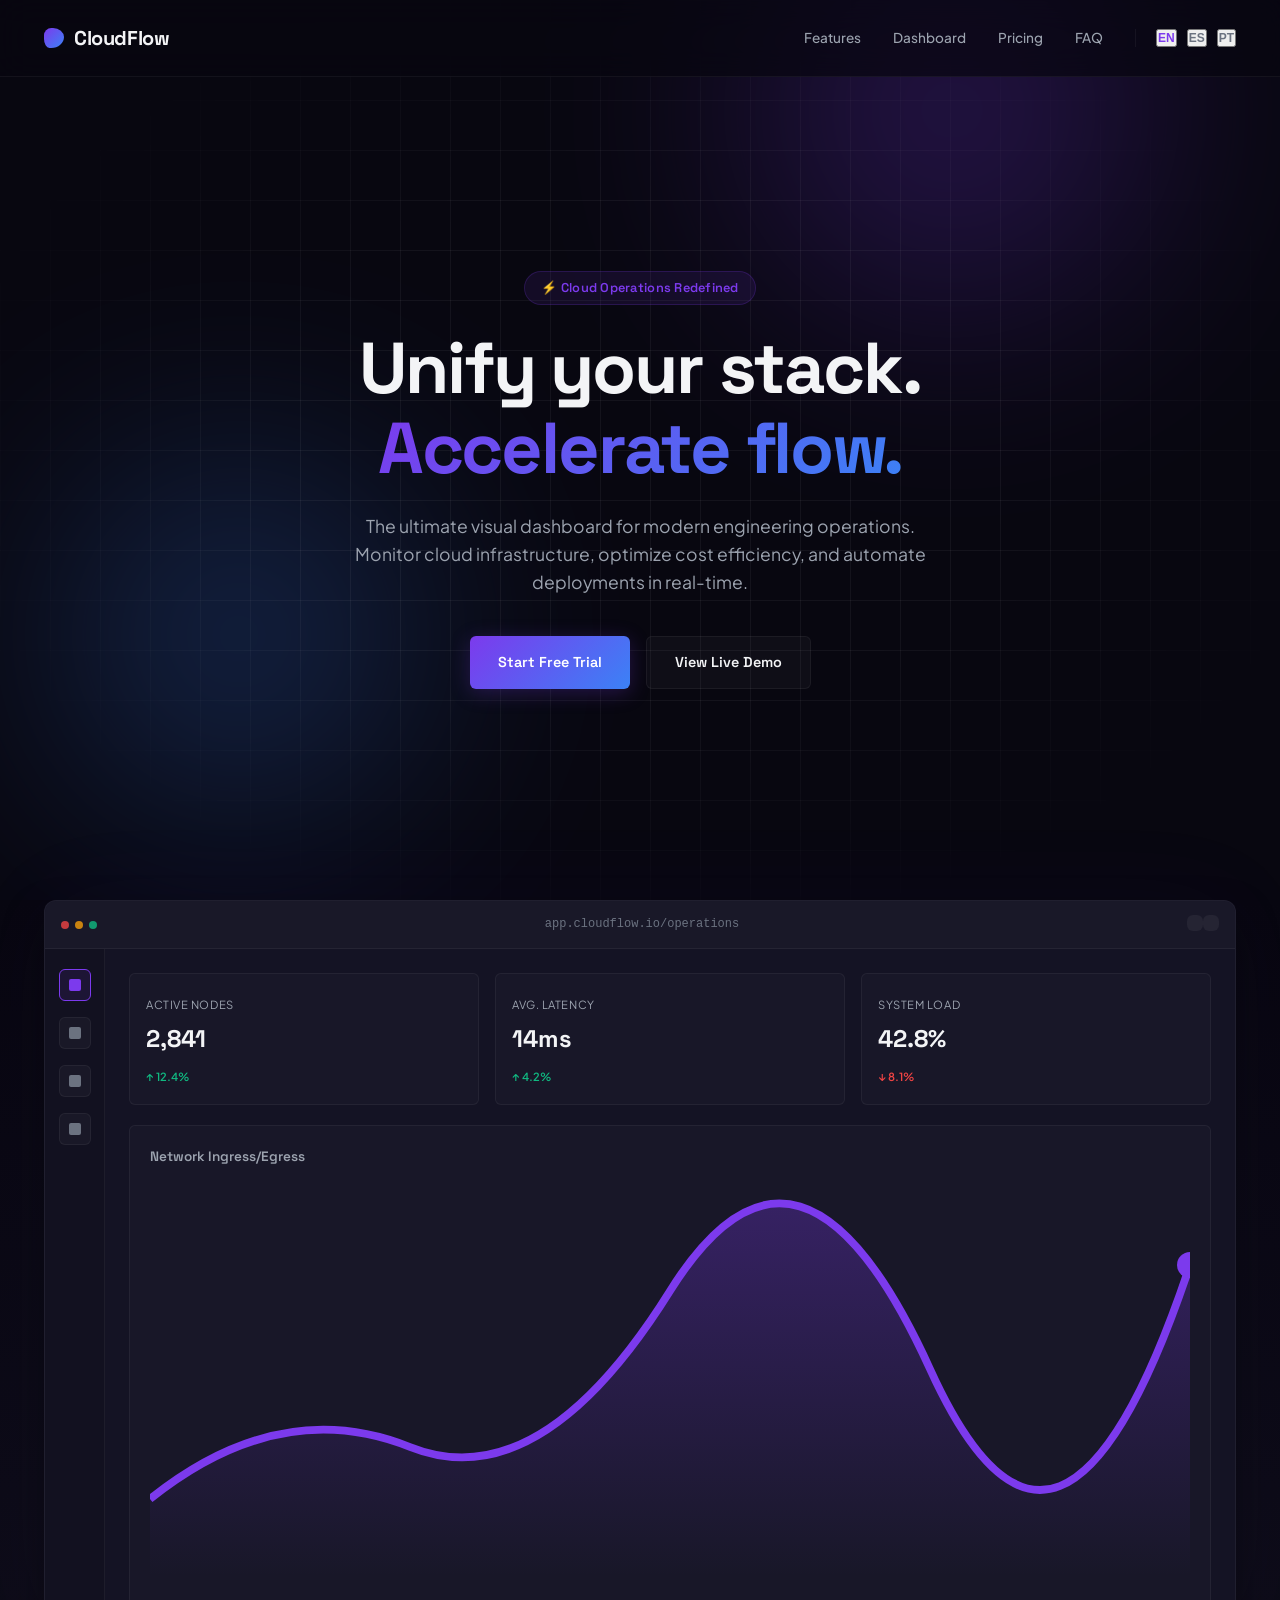
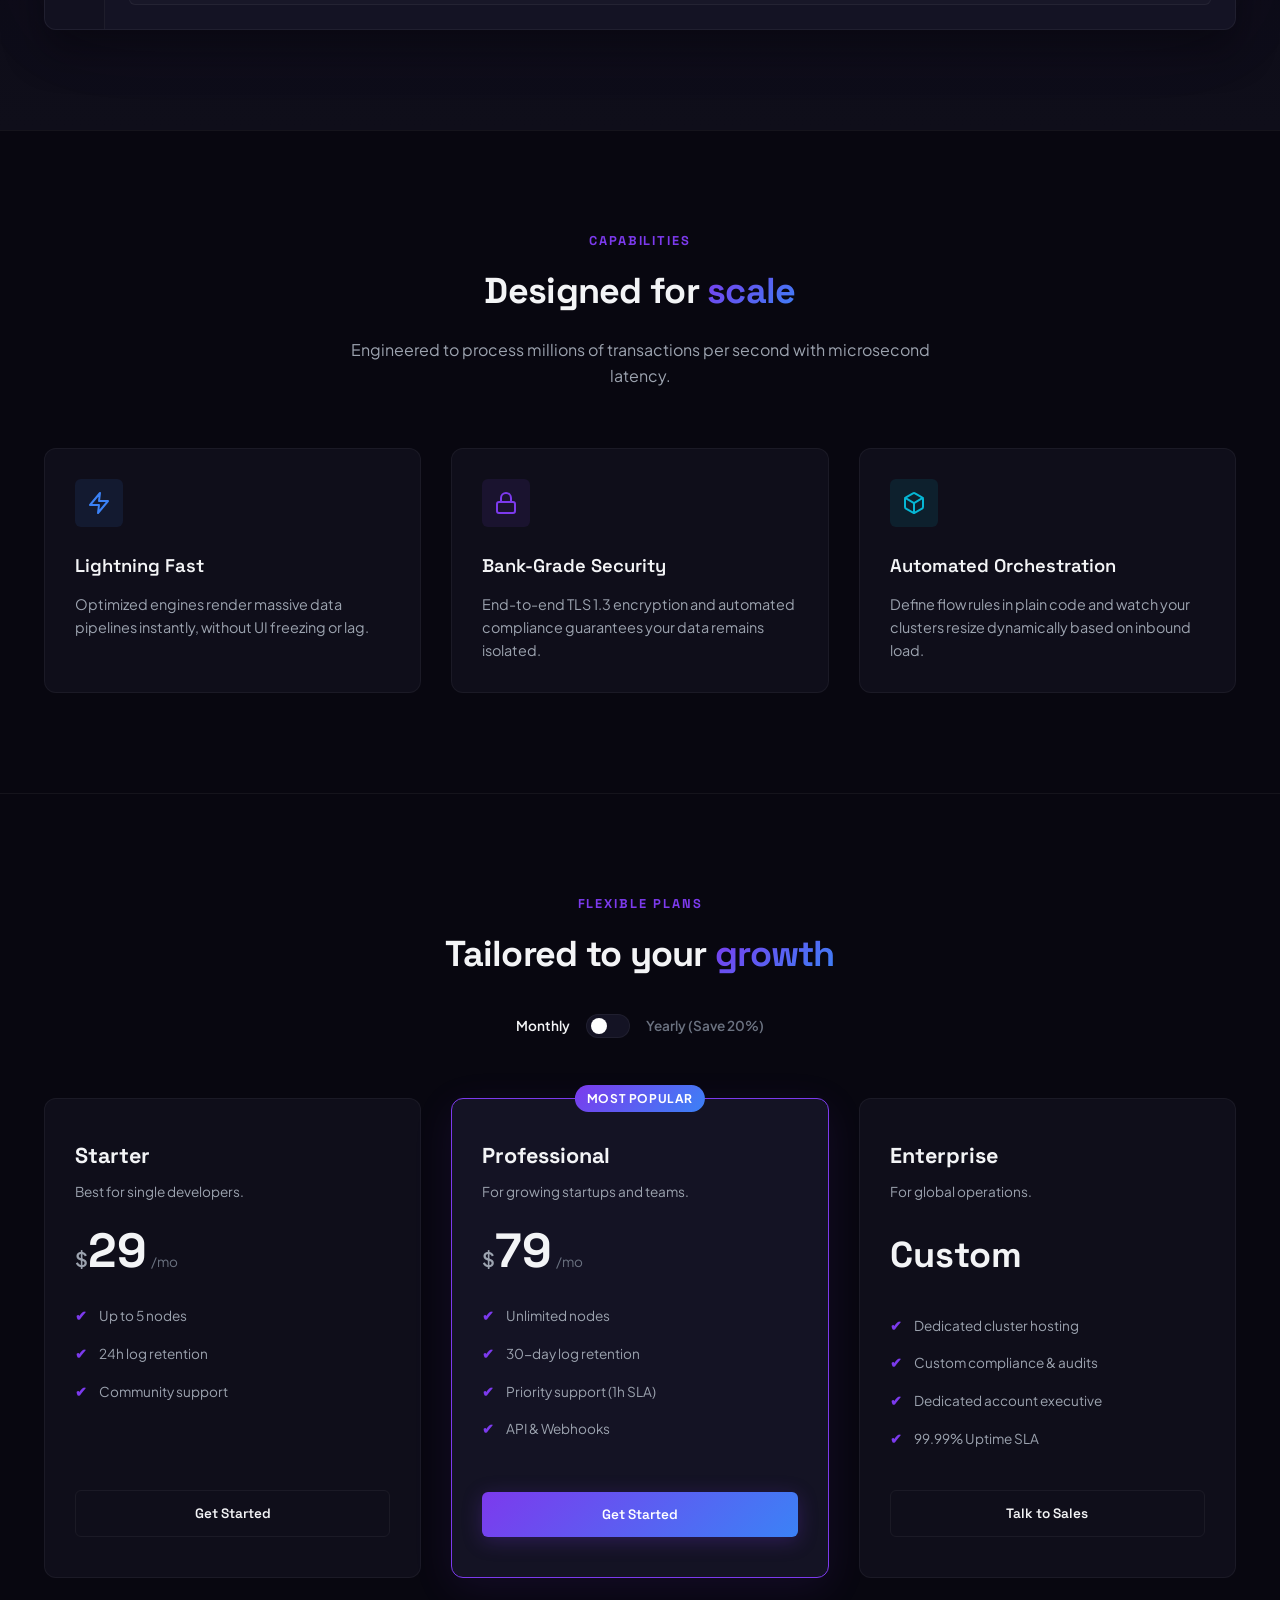
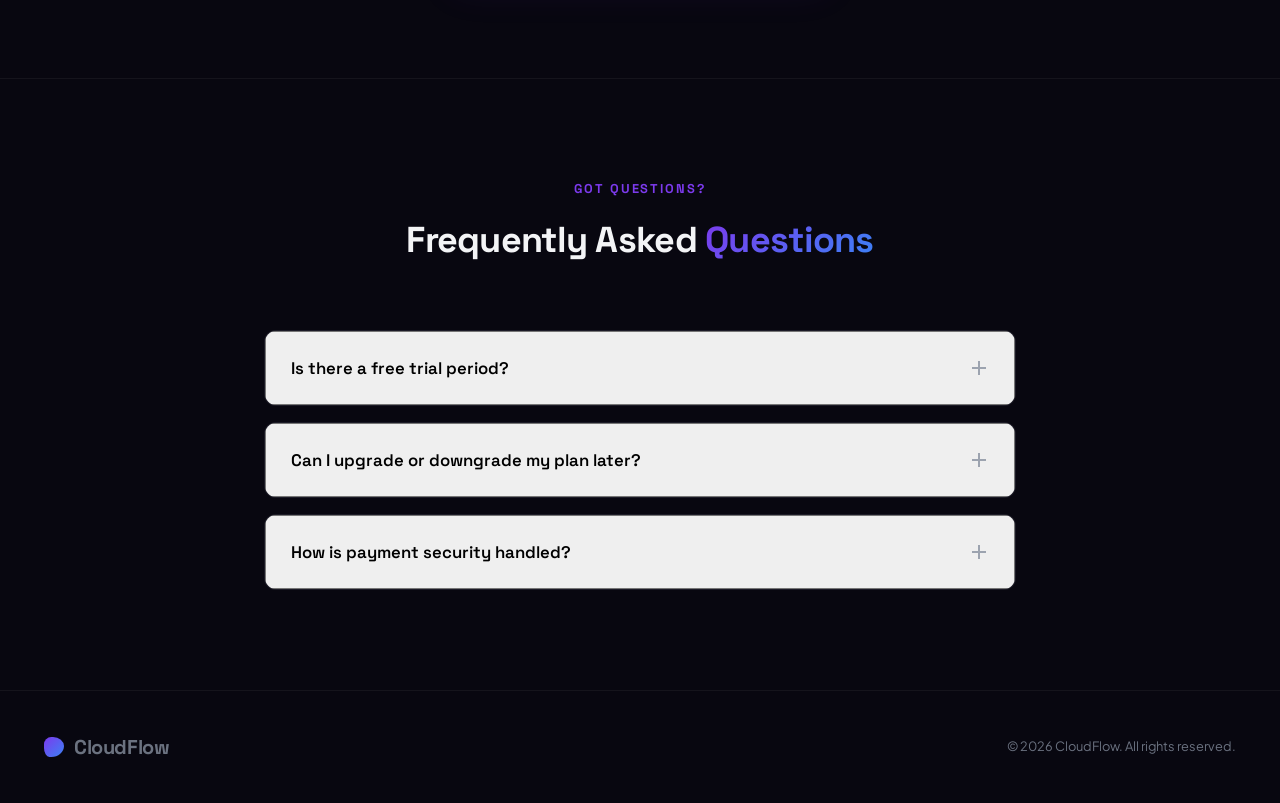
<file: cloudflow/index.html>
<!DOCTYPE html>
<html lang="en">
<head>
    <meta charset="UTF-8">
    <meta name="viewport" content="width=device-width, initial-scale=1.0">
    <meta name="description" content="CloudFlow | Modern SaaS dashboard for high-performance team operations and real-time cloud operations analytics.">
    <title>CloudFlow | SaaS Operations Dashboard</title>

    <!-- Google Fonts -->
    <link rel="preconnect" href="https://fonts.googleapis.com">
    <link rel="preconnect" href="https://fonts.gstatic.com" crossorigin>
    <link href="https://fonts.googleapis.com/css2?family=Plus+Jakarta+Sans:wght@300;400;500;600;700;800&family=Space+Grotesk:wght@400;500;600;700&display=swap" rel="stylesheet">

    <link rel="stylesheet" href="styles.css">
    <!-- Favicon & App Icons -->
    <link rel="icon" type="image/png" sizes="32x32" href="../assets/favicon-32x32.png">
    <link rel="icon" type="image/png" sizes="16x16" href="../assets/favicon-16x16.png">
    <link rel="apple-touch-icon" sizes="180x180" href="../assets/apple-touch-icon.png">
    <link rel="shortcut icon" href="../favicon.ico">
</head>
<body>
    <!-- Preloader -->
    <div class="preloader" id="preloader">
        <div class="preloader-spinner"></div>
    </div>

    <!-- Header -->
    <header class="header">
        <div class="nav-container">
            <a href="#" class="logo">
                <span class="logo-icon"></span>
                <span>CloudFlow</span>
            </a>
            
            <nav class="nav-menu" id="nav-menu">
                <a href="#features" class="nav-link" data-i18n="nav_features">Features</a>
                <a href="#dashboard" class="nav-link" data-i18n="nav_dashboard">Dashboard</a>
                <a href="#pricing" class="nav-link" data-i18n="nav_pricing">Pricing</a>
                <a href="#faq" class="nav-link" data-i18n="nav_faq">FAQ</a>
                
                <div class="lang-selector" id="lang-selector">
                    <button class="lang-btn active" data-lang="en">EN</button>
                    <button class="lang-btn" data-lang="es">ES</button>
                    <button class="lang-btn" data-lang="pt">PT</button>
                </div>
            </nav>

            <button class="nav-toggle" id="nav-toggle" aria-label="Toggle navigation menu">
                <span></span>
                <span></span>
                <span></span>
            </button>
        </div>
    </header>

    <!-- Hero Section -->
    <section class="hero">
        <div class="hero-bg">
            <div class="glow-orb glow-orb--1"></div>
            <div class="glow-orb glow-orb--2"></div>
            <div class="grid-overlay"></div>
        </div>
        <div class="container hero-content">
            <span class="badge" data-i18n="hero_badge">⚡ Cloud Operations Redefined</span>
            <h1 class="hero-title">
                <span data-i18n="hero_t1">Unify your stack.</span><br>
                <span class="gradient-text" data-i18n="hero_t2">Accelerate flow.</span>
            </h1>
            <p class="hero-desc" data-i18n="hero_desc">
                The ultimate visual dashboard for modern engineering operations. Monitor cloud infrastructure, optimize cost efficiency, and automate deployments in real-time.
            </p>
            <div class="hero-cta">
                <a href="#pricing" class="btn btn--primary" data-i18n="btn_start">Start Free Trial</a>
                <a href="#dashboard" class="btn btn--secondary" data-i18n="btn_demo">View Live Demo</a>
            </div>
        </div>
    </section>

    <!-- Dashboard Preview Section -->
    <section class="dashboard-section" id="dashboard">
        <div class="container">
            <div class="dashboard-preview">
                <!-- Dashboard Mockup Header -->
                <div class="dash-header">
                    <div class="dash-dots"><span></span><span></span><span></span></div>
                    <div class="dash-title">app.cloudflow.io/operations</div>
                    <div class="dash-actions"><span></span><span></span></div>
                </div>
                <!-- Dashboard Body -->
                <div class="dash-body">
                    <!-- Sidebar -->
                    <div class="dash-sidebar">
                        <div class="sidebar-item active"><span></span></div>
                        <div class="sidebar-item"><span></span></div>
                        <div class="sidebar-item"><span></span></div>
                        <div class="sidebar-item"><span></span></div>
                    </div>
                    <!-- Main Dashboard Content -->
                    <div class="dash-main">
                        <div class="dash-stats">
                            <div class="dash-card">
                                <span class="card-label" data-i18n="dash_c1">Active Nodes</span>
                                <h4 class="card-value">2,841</h4>
                                <span class="card-trend up">↑ 12.4%</span>
                            </div>
                            <div class="dash-card">
                                <span class="card-label" data-i18n="dash_c2">Avg. Latency</span>
                                <h4 class="card-value">14ms</h4>
                                <span class="card-trend up">↑ 4.2%</span>
                            </div>
                            <div class="dash-card">
                                <span class="card-label" data-i18n="dash_c3">System Load</span>
                                <h4 class="card-value">42.8%</h4>
                                <span class="card-trend down">↓ 8.1%</span>
                            </div>
                        </div>
                        <div class="dash-charts">
                            <div class="dash-chart-card">
                                <h5 data-i18n="chart_title_1">Network Ingress/Egress</h5>
                                <div class="chart-container">
                                    <!-- Dynamic SVG Graph Mockup -->
                                    <svg viewBox="0 0 400 150" class="svg-chart">
                                        <defs>
                                            <linearGradient id="chart-grad-1" x1="0" y1="0" x2="0" y2="1">
                                                <stop offset="0%" stop-color="#7c3aed" stop-opacity="0.3"/>
                                                <stop offset="100%" stop-color="#7c3aed" stop-opacity="0"/>
                                            </linearGradient>
                                        </defs>
                                        <path d="M 0 120 Q 50 80 100 100 T 200 40 T 300 70 T 400 30" fill="none" stroke="#7c3aed" stroke-width="3"></path>
                                        <path d="M 0 120 Q 50 80 100 100 T 200 40 T 300 70 T 400 30 L 400 150 L 0 150 Z" fill="url(#chart-grad-1)"></path>
                                        <!-- Animated Indicator Dot -->
                                        <circle cx="400" cy="30" r="5" fill="#7c3aed" class="pulsing-dot"></circle>
                                    </svg>
                                </div>
                            </div>
                        </div>
                    </div>
                </div>
            </div>
        </div>
    </section>

    <!-- Features Section -->
    <section class="features-section" id="features">
        <div class="container">
            <div class="section-header">
                <span class="section-tag" data-i18n="feat_tag">Capabilities</span>
                <h2 class="section-title" data-i18n-html="feat_title">Designed for <span class="gradient-text">scale</span></h2>
                <p class="section-desc" data-i18n="feat_desc">Engineered to process millions of transactions per second with microsecond latency.</p>
            </div>
            
            <div class="features-grid">
                <!-- Feature 1 -->
                <div class="feature-card">
                    <div class="feature-icon bg-blue">
                        <svg width="24" height="24" viewBox="0 0 24 24" fill="none" stroke="currentColor" stroke-width="2" stroke-linecap="round" stroke-linejoin="round"><polygon points="13 2 3 14 12 14 11 22 21 10 12 10 13 2"/></svg>
                    </div>
                    <h3 data-i18n="f1_title">Lightning Fast</h3>
                    <p data-i18n="f1_desc">Optimized engines render massive data pipelines instantly, without UI freezing or lag.</p>
                </div>
                <!-- Feature 2 -->
                <div class="feature-card">
                    <div class="feature-icon bg-purple">
                        <svg width="24" height="24" viewBox="0 0 24 24" fill="none" stroke="currentColor" stroke-width="2" stroke-linecap="round" stroke-linejoin="round"><rect x="3" y="11" width="18" height="11" rx="2" ry="2"/><path d="M7 11V7a5 5 0 0 1 10 0v4"/></svg>
                    </div>
                    <h3 data-i18n="f2_title">Bank-Grade Security</h3>
                    <p data-i18n="f2_desc">End-to-end TLS 1.3 encryption and automated compliance guarantees your data remains isolated.</p>
                </div>
                <!-- Feature 3 -->
                <div class="feature-card">
                    <div class="feature-icon bg-cyan">
                        <svg width="24" height="24" viewBox="0 0 24 24" fill="none" stroke="currentColor" stroke-width="2" stroke-linecap="round" stroke-linejoin="round"><path d="M21 16V8a2 2 0 0 0-1-1.73l-7-4a2 2 0 0 0-2 0l-7 4A2 2 0 0 0 3 8v8a2 2 0 0 0 1 1.73l7 4a2 2 0 0 0 2 0l7-4A2 2 0 0 0 21 16z"/><polyline points="3.27 6.96 12 12.01 20.73 6.96"/><line x1="12" y1="22.08" x2="12" y2="12"/></svg>
                    </div>
                    <h3 data-i18n="f3_title">Automated Orchestration</h3>
                    <p data-i18n="f3_desc">Define flow rules in plain code and watch your clusters resize dynamically based on inbound load.</p>
                </div>
            </div>
        </div>
    </section>

    <!-- Pricing Section -->
    <section class="pricing-section" id="pricing">
        <div class="container">
            <div class="section-header">
                <span class="section-tag" data-i18n="pricing_tag">Flexible Plans</span>
                <h2 class="section-title" data-i18n-html="pricing_title">Tailored to your <span class="gradient-text">growth</span></h2>
                
                <!-- Billing Toggle Switch -->
                <div class="billing-toggle">
                    <span id="label-monthly" class="toggle-label active" data-i18n="billing_monthly">Monthly</span>
                    <button class="toggle-switch" id="toggle-btn" aria-label="Toggle billing interval"></button>
                    <span id="label-yearly" class="toggle-label" data-i18n="billing_yearly">Yearly (Save 20%)</span>
                </div>
            </div>

            <div class="pricing-grid">
                <!-- Plan 1 -->
                <div class="pricing-card">
                    <div class="plan-header">
                        <h3 data-i18n="p1_name">Starter</h3>
                        <p class="plan-desc" data-i18n="p1_desc">Best for single developers.</p>
                        <div class="price-container">
                            <span class="currency">$</span>
                            <span class="price" id="starter-price" data-monthly="29" data-yearly="23">29</span>
                            <span class="period">/mo</span>
                        </div>
                    </div>
                    <ul class="plan-features">
                        <li><span>✔</span> <span data-i18n="p_f1">Up to 5 nodes</span></li>
                        <li><span>✔</span> <span data-i18n="p_f2">24h log retention</span></li>
                        <li><span>✔</span> <span data-i18n="p_f3">Community support</span></li>
                    </ul>
                    <a href="#contact" class="btn-plan btn--ghost" data-i18n="btn_choose">Get Started</a>
                </div>

                <!-- Plan 2 (Featured) -->
                <div class="pricing-card featured">
                    <div class="popular-badge" data-i18n="popular">Most Popular</div>
                    <div class="plan-header">
                        <h3 data-i18n="p2_name">Professional</h3>
                        <p class="plan-desc" data-i18n="p2_desc">For growing startups and teams.</p>
                        <div class="price-container">
                            <span class="currency">$</span>
                            <span class="price" id="pro-price" data-monthly="79" data-yearly="63">79</span>
                            <span class="period">/mo</span>
                        </div>
                    </div>
                    <ul class="plan-features">
                        <li><span>✔</span> <span data-i18n="p_f4">Unlimited nodes</span></li>
                        <li><span>✔</span> <span data-i18n="p_f5">30-day log retention</span></li>
                        <li><span>✔</span> <span data-i18n="p_f6">Priority support (1h SLA)</span></li>
                        <li><span>✔</span> <span data-i18n="p_f7">API & Webhooks</span></li>
                    </ul>
                    <a href="#contact" class="btn-plan btn--primary" data-i18n="btn_choose">Get Started</a>
                </div>

                <!-- Plan 3 -->
                <div class="pricing-card">
                    <div class="plan-header">
                        <h3 data-i18n="p3_name">Enterprise</h3>
                        <p class="plan-desc" data-i18n="p3_desc">For global operations.</p>
                        <div class="price-container">
                            <span class="price-custom" data-i18n="p3_custom">Custom</span>
                        </div>
                    </div>
                    <ul class="plan-features">
                        <li><span>✔</span> <span data-i18n="p_f8">Dedicated cluster hosting</span></li>
                        <li><span>✔</span> <span data-i18n="p_f9">Custom compliance & audits</span></li>
                        <li><span>✔</span> <span data-i18n="p_f10">Dedicated account executive</span></li>
                        <li><span>✔</span> <span data-i18n="p_f11">99.99% Uptime SLA</span></li>
                    </ul>
                    <a href="#contact" class="btn-plan btn--ghost" data-i18n="btn_talk">Talk to Sales</a>
                </div>
            </div>
        </div>
    </section>

    <!-- FAQ Section -->
    <section class="faq-section" id="faq">
        <div class="container faq-container">
            <div class="section-header">
                <span class="section-tag" data-i18n="faq_tag">Got Questions?</span>
                <h2 class="section-title" data-i18n-html="faq_title">Frequently Asked <span class="gradient-text">Questions</span></h2>
            </div>
            
            <div class="faq-list">
                <!-- FAQ Item 1 -->
                <div class="faq-item">
                    <button class="faq-question">
                        <span data-i18n="q1">Is there a free trial period?</span>
                        <span class="faq-icon"></span>
                    </button>
                    <div class="faq-answer">
                        <p data-i18n="a1">Yes! All paid plans (Starter and Professional) come with a 14-day free trial. No credit card is required to sign up.</p>
                    </div>
                </div>
                <!-- FAQ Item 2 -->
                <div class="faq-item">
                    <button class="faq-question">
                        <span data-i18n="q2">Can I upgrade or downgrade my plan later?</span>
                        <span class="faq-icon"></span>
                    </button>
                    <div class="faq-answer">
                        <p data-i18n="a2">Absolutely. You can change your plan or billing cycle at any time from your account settings page. Downgrades are prorated.</p>
                    </div>
                </div>
                <!-- FAQ Item 3 -->
                <div class="faq-item">
                    <button class="faq-question">
                        <span data-i18n="q3">How is payment security handled?</span>
                        <span class="faq-icon"></span>
                    </button>
                    <div class="faq-answer">
                        <p data-i18n="a3">All transaction processing is securely handled by Stripe. Your credit card details never touch our databases.</p>
                    </div>
                </div>
            </div>
        </div>
    </section>

    <!-- Footer -->
    <footer class="footer">
        <div class="container footer-content">
            <a href="#" class="logo">
                <span class="logo-icon"></span>
                <span>CloudFlow</span>
            </a>
            <p class="footer-copy">© 2026 CloudFlow. All rights reserved.</p>
        </div>
    </footer>

    <!-- Scripts -->
    <script src="script.js"></script>
</body>
</html>
</file>
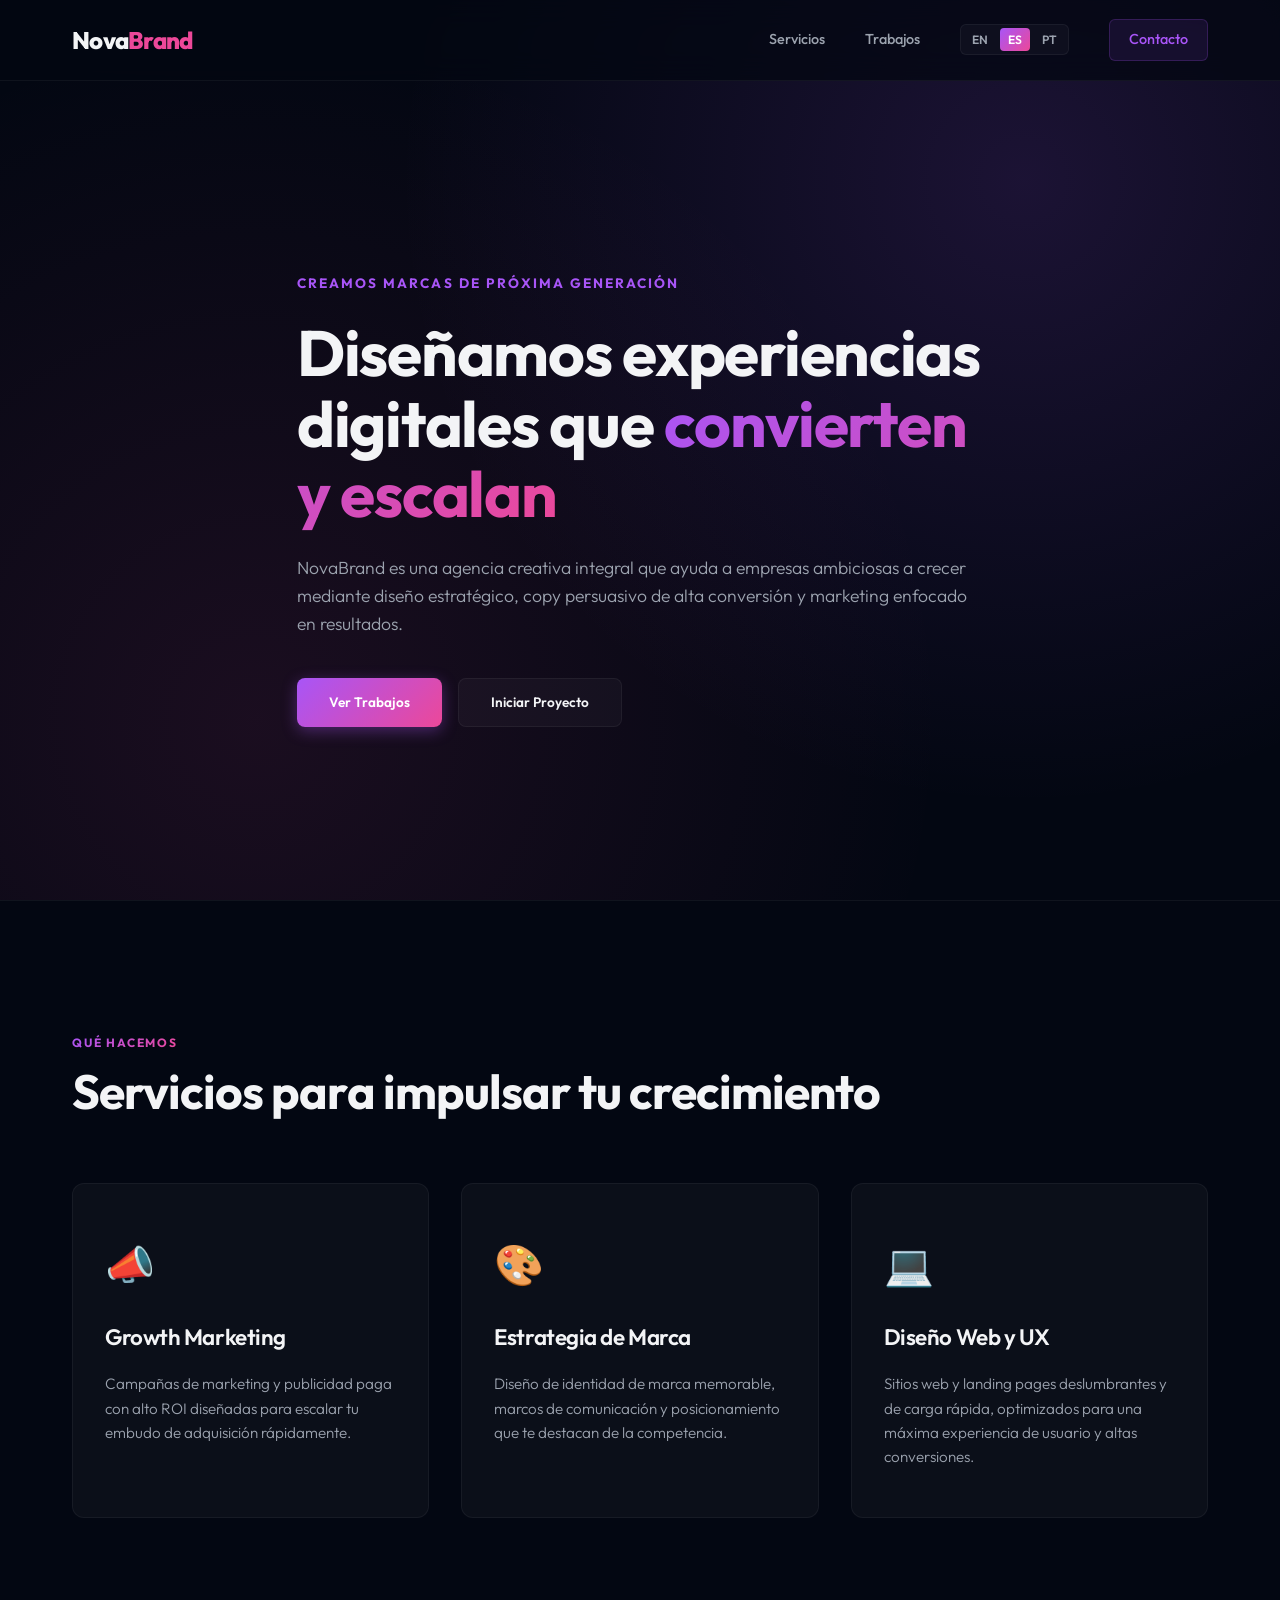
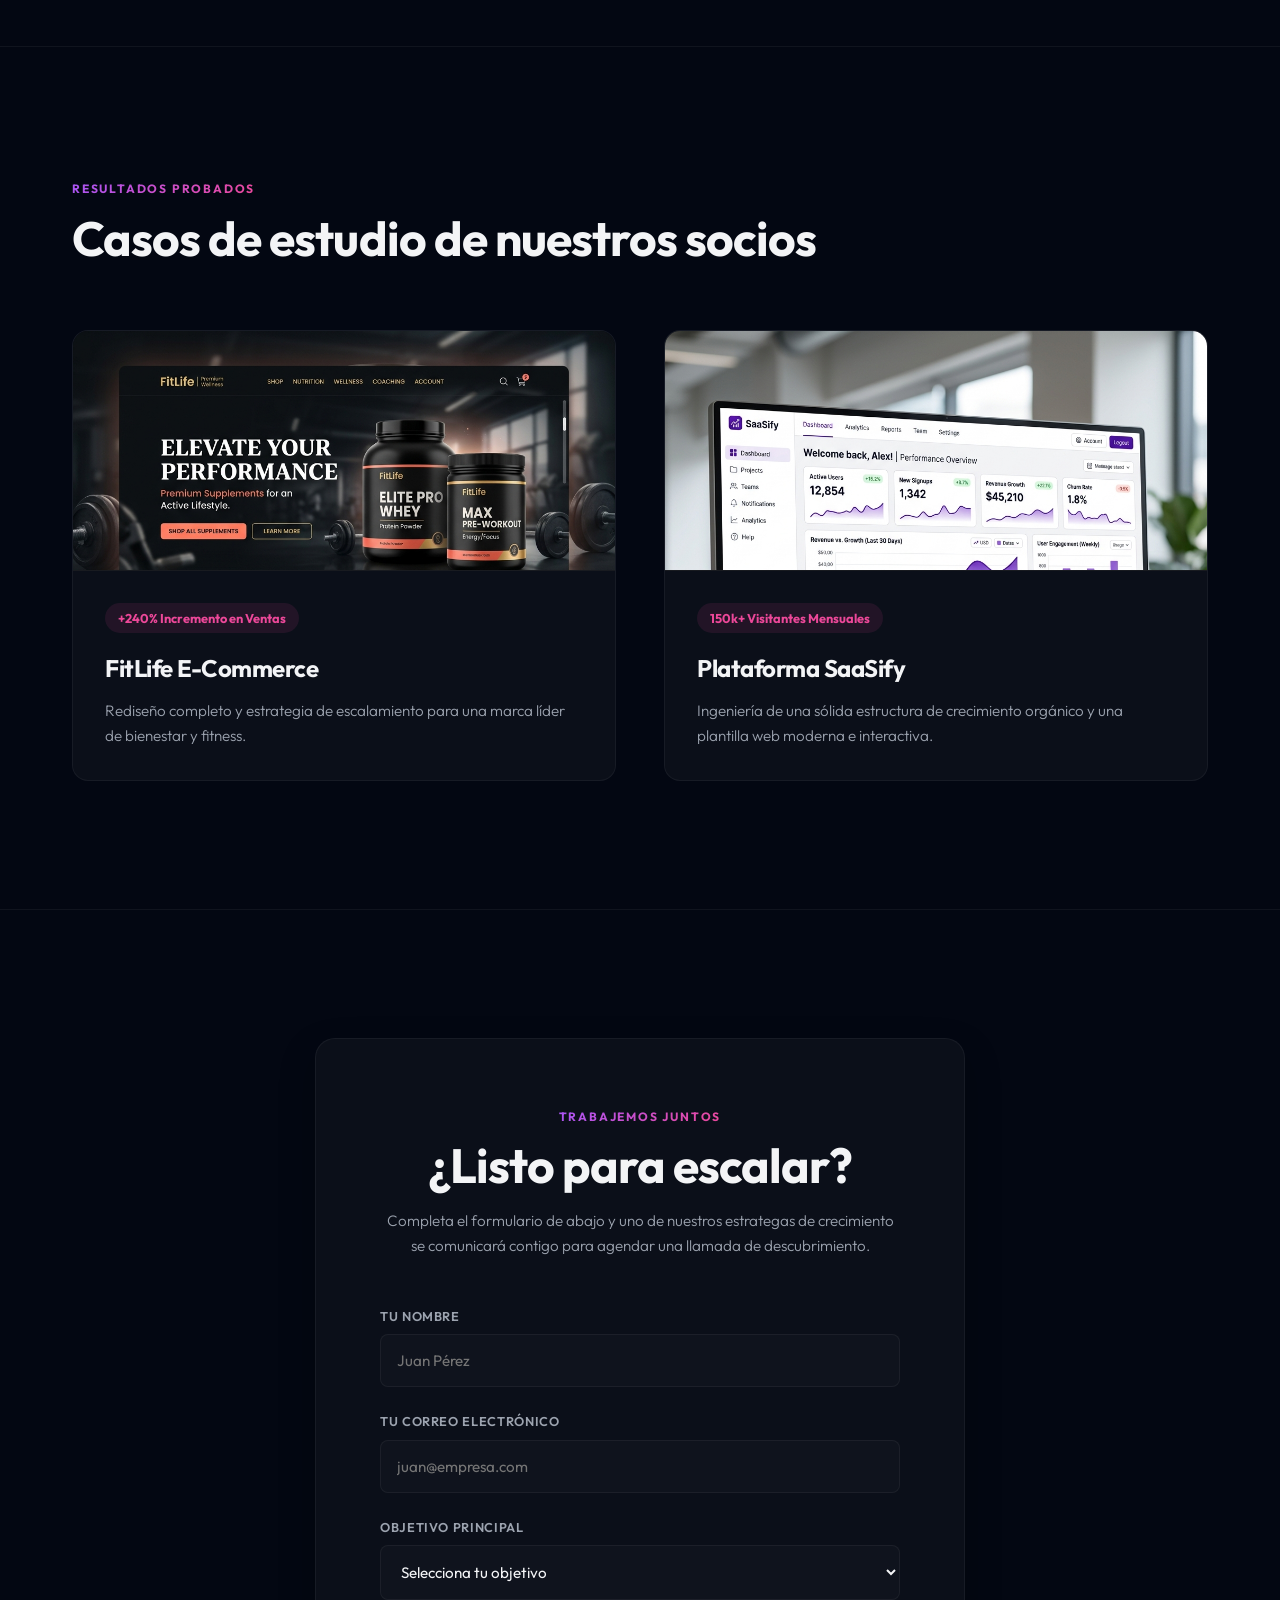
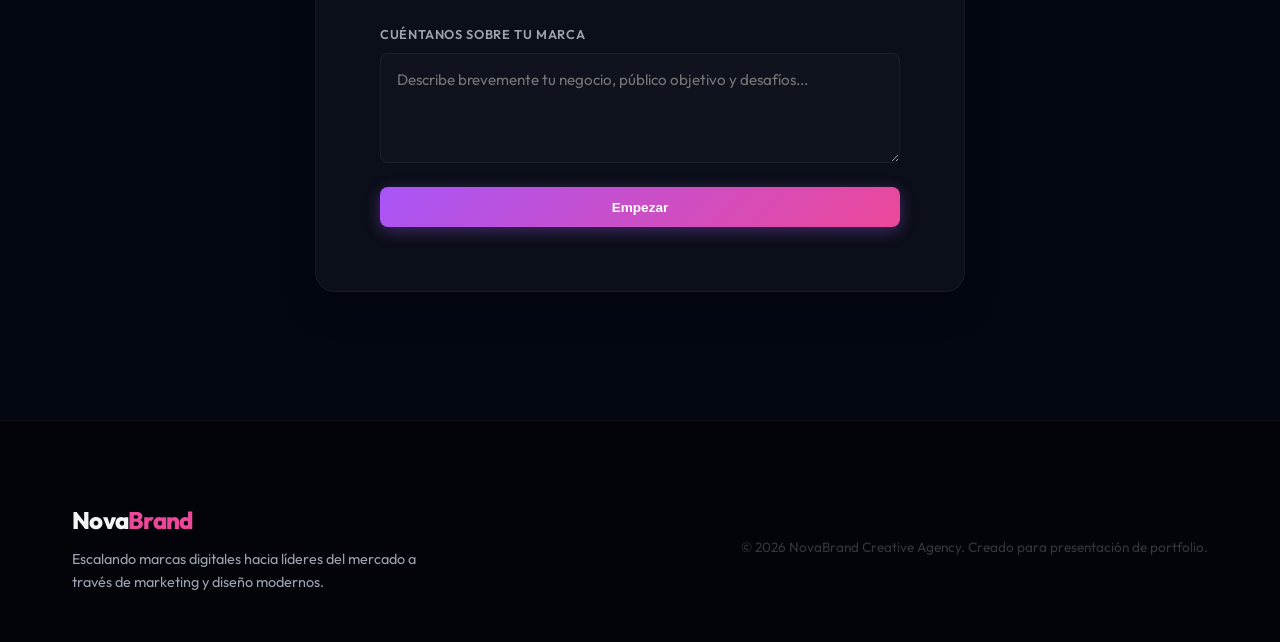
<file: novabrand/index.html>
<!DOCTYPE html>
<html lang="en">
<head>
    <meta charset="UTF-8">
    <meta name="viewport" content="width=device-width, initial-scale=1.0">
    <title>NovaBrand — Creative Digital Agency</title>
    <!-- Fonts -->
    <link rel="preconnect" href="https://fonts.googleapis.com">
    <link rel="preconnect" href="https://fonts.gstatic.com" crossorigin>
    <link href="https://fonts.googleapis.com/css2?family=Outfit:wght@300;400;600;700;800&display=swap" rel="stylesheet">
    <link rel="stylesheet" href="styles.css">
    <!-- Favicon & App Icons -->
    <link rel="icon" type="image/png" sizes="32x32" href="../assets/favicon-32x32.png">
    <link rel="icon" type="image/png" sizes="16x16" href="../assets/favicon-16x16.png">
    <link rel="apple-touch-icon" sizes="180x180" href="../assets/apple-touch-icon.png">
    <link rel="shortcut icon" href="../favicon.ico">
</head>
<body>
    <!-- Header -->
    <header class="header">
        <div class="container header-container">
            <a href="#" class="logo">Nova<span>Brand</span></a>
            <nav class="nav">
                <a href="#services" class="nav-link" data-i18n="nav_services">Services</a>
                <a href="#work" class="nav-link" data-i18n="nav_work">Our Work</a>
                <div class="lang-toggle" id="lang-toggle">
                    <button class="lang-btn active" data-lang="en">EN</button>
                    <button class="lang-btn" data-lang="es">ES</button>
                    <button class="lang-btn" data-lang="pt">PT</button>
                </div>
                <a href="#contact" class="nav-link nav-link--btn" data-i18n="nav_contact">Get in Touch</a>
            </nav>
            <button class="menu-toggle" id="menu-toggle">
                <span></span><span></span>
            </button>
        </div>
    </header>

    <!-- Hero -->
    <section class="hero">
        <div class="hero-grid-bg"></div>
        <div class="container hero-content">
            <span class="hero-tag" data-i18n="hero_tagline">We Build Next-Gen Brands</span>
            <h1 class="hero-title" data-i18n-html="hero_title">We craft digital experiences that <span>convert & scale</span></h1>
            <p class="hero-subtitle" data-i18n="hero_subtitle">NovaBrand is a full-service creative agency helping ambitious businesses grow through strategic design, high-converting copy, and targeted marketing.</p>
            <div class="hero-ctas">
                <a href="#work" class="btn btn--primary" data-i18n="hero_cta_work">View Our Work</a>
                <a href="#contact" class="btn btn--secondary" data-i18n="hero_cta_start">Start Project</a>
            </div>
        </div>
    </section>

    <!-- Services -->
    <section class="services" id="services">
        <div class="container">
            <div class="section-header">
                <span class="section-tag" data-i18n="services_tag">What We Do</span>
                <h2 class="section-title" data-i18n="services_title">Services to fuel your growth</h2>
            </div>
            <div class="services-grid">
                <div class="service-card">
                    <div class="service-icon">📣</div>
                    <h3 data-i18n="svc1_title">Growth Marketing</h3>
                    <p data-i18n="svc1_desc">High-ROI paid advertising and marketing campaigns designed to scale your client acquisition funnel rapidly.</p>
                </div>
                <div class="service-card">
                    <div class="service-icon">🎨</div>
                    <h3 data-i18n="svc2_title">Brand Strategy</h3>
                    <p data-i18n="svc2_desc">Memorable brand identity design, messaging frameworks, and positioning that set you apart from competitors.</p>
                </div>
                <div class="service-card">
                    <div class="service-icon">💻</div>
                    <h3 data-i18n="svc3_title">Web & UX Design</h3>
                    <p data-i18n="svc3_desc">Stunning, fast-loading websites and landing pages optimized for maximum user experience and high conversions.</p>
                </div>
            </div>
        </div>
    </section>

    <!-- Work/Case Studies -->
    <section class="work" id="work">
        <div class="container">
            <div class="section-header">
                <span class="section-tag" data-i18n="work_tag">Proven Results</span>
                <h2 class="section-title" data-i18n="work_title">Case studies from our partners</h2>
            </div>
            <div class="work-grid">
                <div class="work-card">
                    <div class="work-image-wrapper">
                        <img src="../assets/novabrand_fitlife.png" alt="FitLife E-Commerce Website Case Study" class="work-img">
                    </div>
                    <div class="work-info">
                        <span class="work-stat" data-i18n="work1_stat">+240% Sales Increase</span>
                        <h3 data-i18n="work1_title">FitLife E-Commerce</h3>
                        <p data-i18n="work1_desc">Complete redesign and scaling strategy for a premier wellness and lifestyle fitness brand.</p>
                    </div>
                </div>
                <div class="work-card">
                    <div class="work-image-wrapper">
                        <img src="../assets/novabrand_saasify.png" alt="SaaSify Platform Case Study" class="work-img">
                    </div>
                    <div class="work-info">
                        <span class="work-stat" data-i18n="work2_stat">150k+ Monthly Visitors</span>
                        <h3 data-i18n="work2_title">SaaSify Platform</h3>
                        <p data-i18n="work2_desc">Engineered a robust organic growth framework and modern interactive website template.</p>
                    </div>
                </div>
            </div>
        </div>
    </section>

    <!-- Contact Form -->
    <section class="contact" id="contact">
        <div class="container contact-container">
            <div class="contact-card">
                <div class="contact-header">
                    <span class="section-tag" data-i18n="contact_tag">Let's Team Up</span>
                    <h2 class="section-title" data-i18n="contact_title">Ready to scale?</h2>
                    <p data-i18n="contact_desc">Fill out the form below and one of our growth strategists will reach out to schedule a discovery call.</p>
                </div>
                <form class="contact-form" id="novabrand-form">
                    <div class="form-group">
                        <label for="n-name" data-i18n="form_name">Your Name</label>
                        <input type="text" id="n-name" required data-i18n-placeholder="form_name_ph" placeholder="Jane Doe">
                    </div>
                    <div class="form-group">
                        <label for="n-email" data-i18n="form_email">Your Email</label>
                        <input type="email" id="n-email" required data-i18n-placeholder="form_email_ph" placeholder="jane@company.com">
                    </div>
                    <div class="form-group">
                        <label for="n-goal" data-i18n="form_goal">Primary Goal</label>
                        <select id="n-goal" required>
                            <option value="" disabled selected data-i18n="form_goal_default">Select your goal</option>
                            <option data-i18n="form_goal_1">Increase website conversions</option>
                            <option data-i18n="form_goal_2">Launch a new brand/product</option>
                            <option data-i18n="form_goal_3">Scale paid acquisition channels</option>
                            <option data-i18n="form_goal_4">Other / Not sure</option>
                        </select>
                    </div>
                    <div class="form-group">
                        <label for="n-message" data-i18n="form_desc_label">Tell us about your brand</label>
                        <textarea id="n-message" rows="4" data-i18n-placeholder="form_desc_ph" placeholder="Briefly describe your business, audience, and challenges..."></textarea>
                    </div>
                    <button type="submit" class="btn btn--primary btn--full" data-i18n="form_btn">Get Started</button>
                </form>
            </div>
        </div>
    </section>

    <!-- Footer -->
    <footer class="footer">
        <div class="container footer-content">
            <div class="footer-left">
                <a href="#" class="logo">Nova<span>Brand</span></a>
                <p data-i18n="footer_desc">Scaling digital brands into market leaders through modern marketing and design.</p>
            </div>
            <div class="footer-right">
                <p data-i18n-html="footer_copy">&copy; 2026 NovaBrand Creative Agency. Built for portfolio presentation.</p>
            </div>
        </div>
    </footer>

    <script src="script.js"></script>
</body>
</html>
</file>
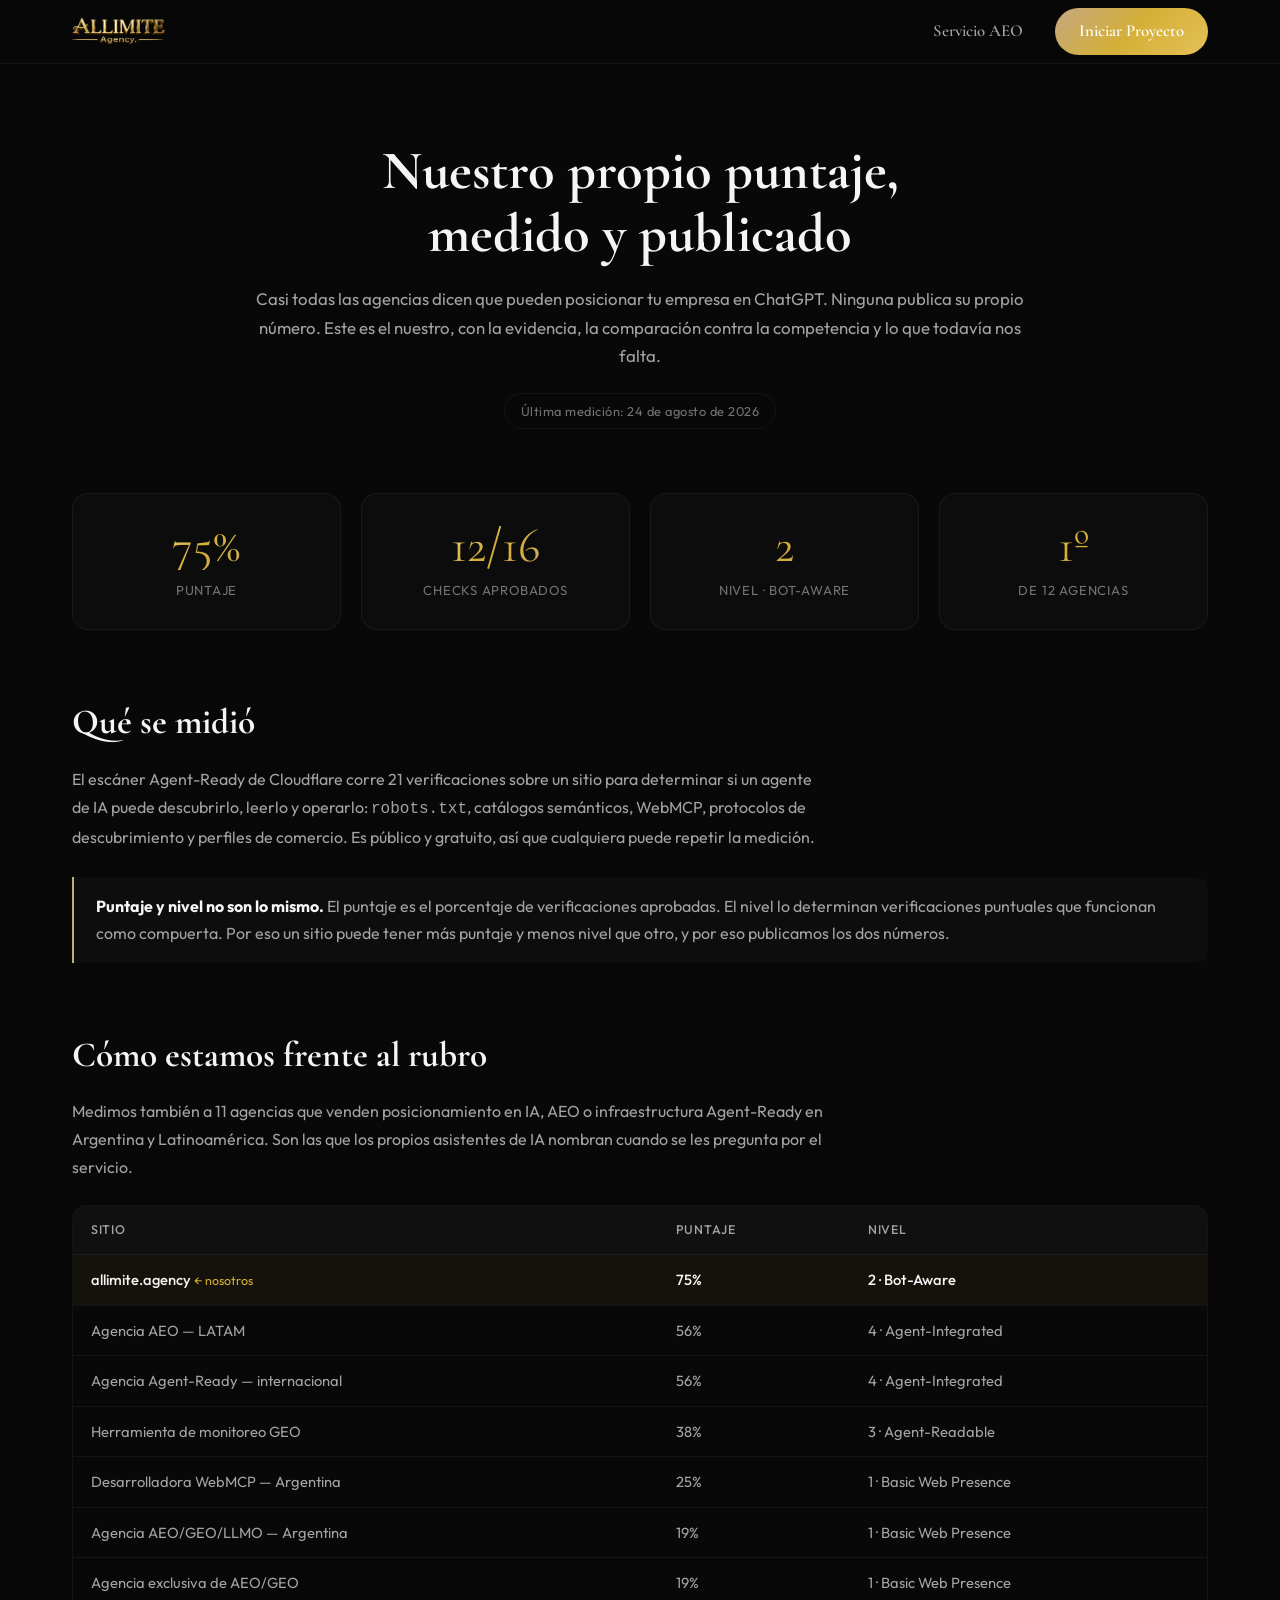
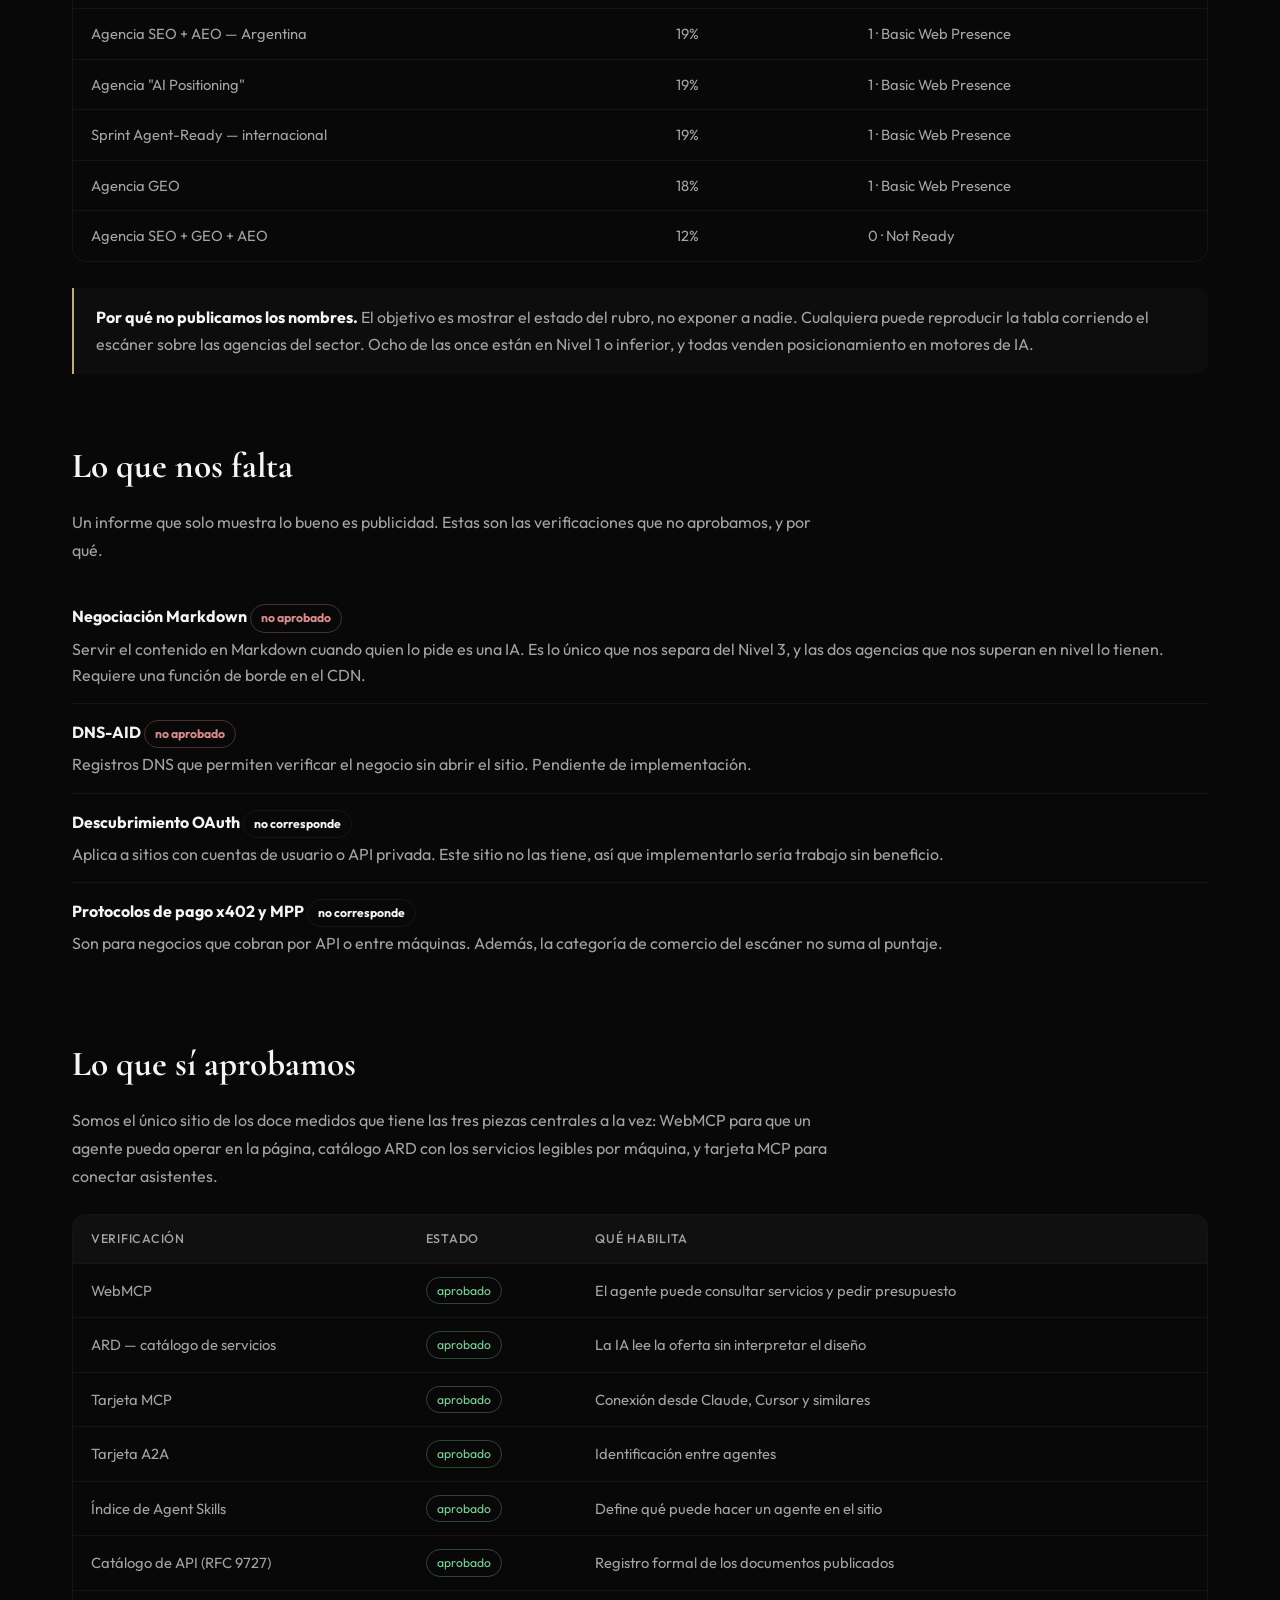
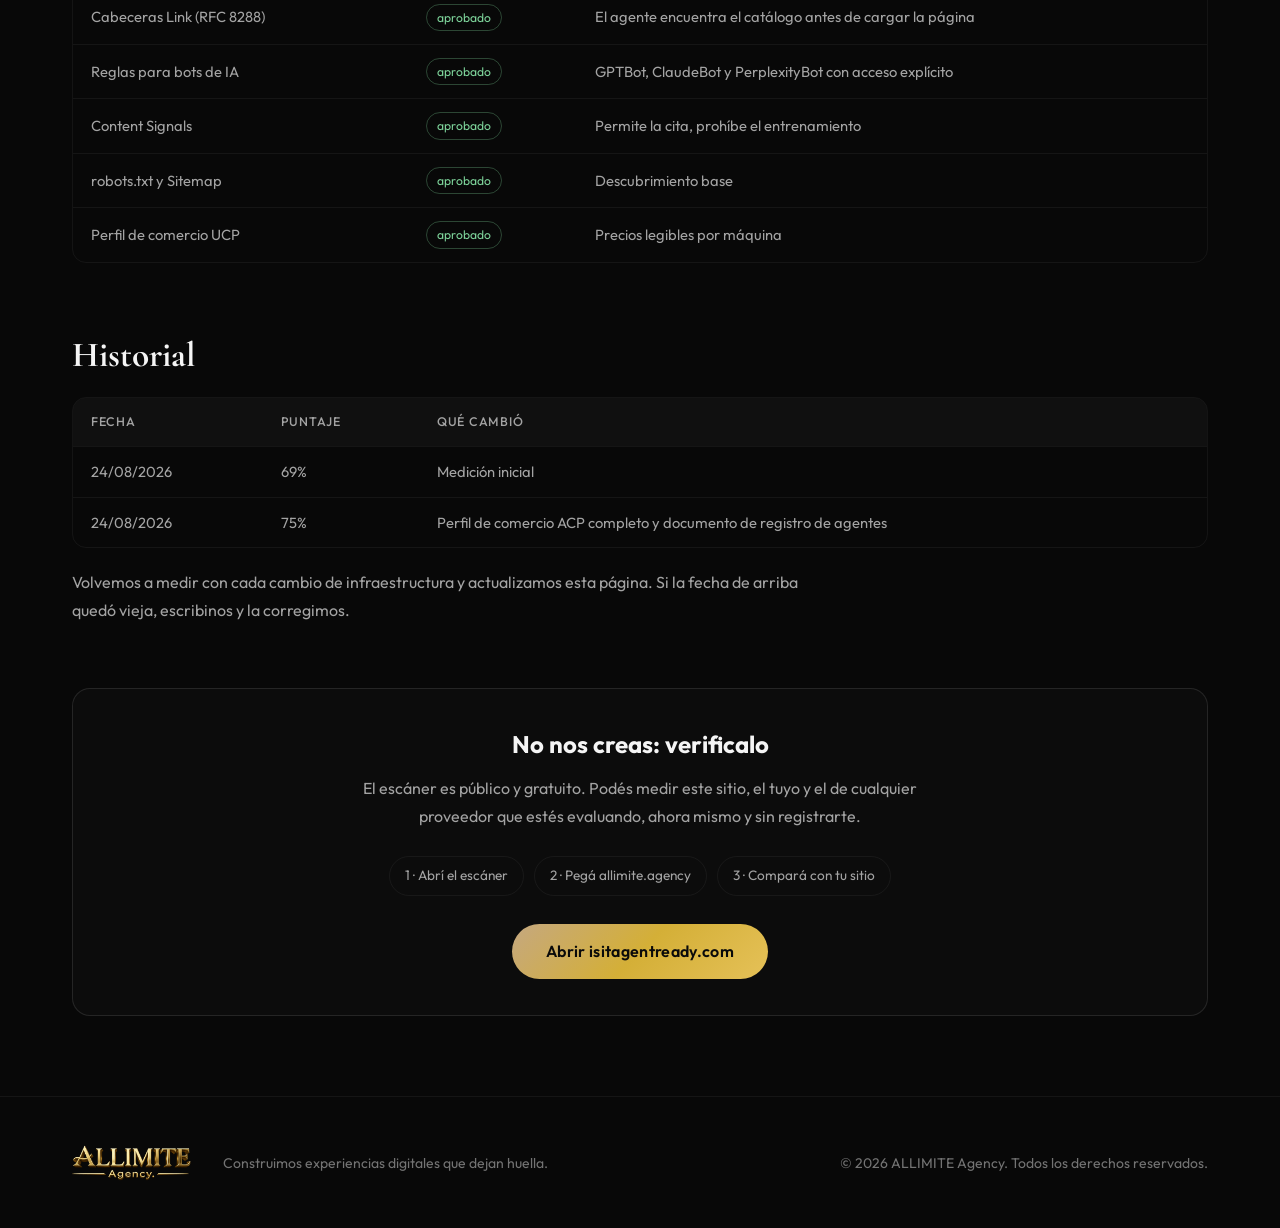
<file: agent-ready-score.html>
<!DOCTYPE html>
<html lang="es">
<head>
    <meta charset="UTF-8">
    <meta name="viewport" content="width=device-width, initial-scale=1.0">
    <meta name="description" content="Nuestro propio puntaje Agent-Ready, medido y verificable. ALLIMITE Agency obtiene 75% en el escáner de Cloudflare, el más alto entre 12 agencias que venden posicionamiento en IA. Con la evidencia y lo que nos falta.">
    <title>Nuestro puntaje Agent-Ready — medido y verificable | ALLIMITE Agency</title>

    <link rel="canonical" href="https://allimite.agency/agent-ready-score.html">
    <link rel="service-doc" type="text/markdown" href="https://allimite.agency/llms.txt">
    <link rel="ai-catalog" type="application/json" href="https://allimite.agency/.well-known/ai-catalog.json">

    <link rel="icon" type="image/png" sizes="32x32" href="assets/favicon-32x32.png">
    <link rel="icon" type="image/png" sizes="16x16" href="assets/favicon-16x16.png">
    <link rel="apple-touch-icon" sizes="180x180" href="assets/apple-touch-icon.png">
    <link rel="shortcut icon" href="favicon.ico">

    <meta property="og:type" content="article">
    <meta property="og:site_name" content="ALLIMITE Agency">
    <meta property="og:title" content="Nuestro puntaje Agent-Ready — medido y verificable">
    <meta property="og:description" content="75% en el escáner Agent-Ready de Cloudflare: el puntaje más alto entre 12 agencias que venden posicionamiento en IA. Verificalo vos mismo.">
    <meta property="og:url" content="https://allimite.agency/agent-ready-score.html">
    <meta property="og:image" content="https://allimite.agency/og-cover.png">

    <meta name="twitter:card" content="summary_large_image">
    <meta name="twitter:site" content="@allimiteagency">
    <meta name="twitter:title" content="Nuestro puntaje Agent-Ready — medido y verificable">
    <meta name="twitter:description" content="75% en el escáner Agent-Ready de Cloudflare: el puntaje más alto entre 12 agencias del rubro. Con la evidencia y lo que nos falta.">
    <meta name="twitter:image" content="https://allimite.agency/og-cover.png">

    <script type="application/ld+json">
    {
      "@context": "https://schema.org",
      "@type": "Report",
      "name": "Puntaje Agent-Ready de ALLIMITE Agency",
      "headline": "Nuestro puntaje Agent-Ready, medido y verificable",
      "datePublished": "2026-08-24",
      "dateModified": "2026-08-24",
      "inLanguage": "es",
      "url": "https://allimite.agency/agent-ready-score.html",
      "about": "Medición de preparación para agentes de IA (Agent-Ready) del sitio de ALLIMITE Agency y de 11 agencias del rubro, usando el escáner público isitagentready.com de Cloudflare.",
      "author": {
        "@type": "ProfessionalService",
        "name": "ALLIMITE Agency",
        "url": "https://allimite.agency/"
      },
      "publisher": {
        "@type": "ProfessionalService",
        "name": "ALLIMITE Agency",
        "url": "https://allimite.agency/"
      },
      "measurementTechnique": "Escáner Agent-Ready de Cloudflare (isitagentready.com), 21 checks en 5 categorías",
      "citation": "https://isitagentready.com/"
    }
    </script>

    <link rel="preconnect" href="https://fonts.googleapis.com">
    <link rel="preconnect" href="https://fonts.gstatic.com" crossorigin>
    <link href="https://fonts.googleapis.com/css2?family=Cormorant+Garamond:ital,wght@0,300;0,400;0,500;0,600;0,700;1,400&family=Outfit:wght@200;300;400;500;600;700&display=swap" rel="stylesheet">
    <link rel="stylesheet" href="styles.css">

    <style>
        .score-page { padding: 140px 0 80px; }
        .score-hero { text-align: center; max-width: 780px; margin: 0 auto 64px; }
        .score-hero h1 { font-family: var(--font-heading); font-size: clamp(2.2rem, 5vw, 3.4rem); line-height: 1.15; margin-bottom: 20px; }
        .score-hero p { color: var(--text-secondary); font-size: 1.05rem; line-height: 1.7; }
        .score-date { display: inline-block; margin-top: 22px; padding: 7px 16px; border: 1px solid var(--border-subtle); border-radius: 100px; font-size: .8rem; color: var(--text-tertiary); letter-spacing: .04em; }

        .score-cards { display: grid; grid-template-columns: repeat(auto-fit, minmax(210px, 1fr)); gap: 20px; margin-bottom: 64px; }
        .score-card { background: var(--bg-card); border: 1px solid var(--border-subtle); border-radius: 16px; padding: 28px 24px; text-align: center; }
        .score-card .num { font-family: var(--font-heading); font-size: 3rem; line-height: 1; background: var(--gradient-text); -webkit-background-clip: text; background-clip: text; -webkit-text-fill-color: transparent; }
        .score-card .lbl { margin-top: 10px; color: var(--text-tertiary); font-size: .82rem; letter-spacing: .06em; text-transform: uppercase; }

        .score-section { margin-bottom: 64px; }
        .score-section h2 { font-family: var(--font-heading); font-size: clamp(1.6rem, 3.5vw, 2.2rem); margin-bottom: 14px; }
        .score-section > p { color: var(--text-secondary); line-height: 1.75; margin-bottom: 24px; max-width: 760px; }

        .table-wrap { overflow-x: auto; border: 1px solid var(--border-subtle); border-radius: 14px; }
        table.score-table { width: 100%; border-collapse: collapse; font-size: .92rem; min-width: 520px; }
        table.score-table th { background: rgba(255,255,255,.03); text-align: left; padding: 14px 18px; font-weight: 500; color: var(--text-secondary); font-size: .78rem; letter-spacing: .06em; text-transform: uppercase; }
        table.score-table td { padding: 13px 18px; border-top: 1px solid var(--border-subtle); color: var(--text-secondary); }
        table.score-table tr.is-us td { background: rgba(212,175,55,.06); color: var(--text-primary); font-weight: 500; }
        table.score-table tr.is-us td:first-child::after { content: " ← nosotros"; color: var(--accent-indigo); font-size: .78rem; font-weight: 400; }
        .pill { display: inline-block; padding: 3px 10px; border-radius: 100px; font-size: .76rem; border: 1px solid var(--border-subtle); }
        .pill.ok { color: #7dd39a; border-color: rgba(125,211,154,.3); }
        .pill.no { color: #d98a8a; border-color: rgba(217,138,138,.3); }

        .note { border-left: 2px solid var(--accent-violet); padding: 16px 22px; background: var(--bg-card); border-radius: 0 12px 12px 0; color: var(--text-secondary); line-height: 1.7; margin: 26px 0; }
        .note strong { color: var(--text-primary); }

        .verify-box { border: 1px solid var(--border-hover); border-radius: 18px; padding: 36px; text-align: center; background: var(--bg-card); }
        .verify-box h2 { margin-bottom: 12px; }
        .verify-box p { color: var(--text-secondary); max-width: 560px; margin: 0 auto 26px; line-height: 1.7; }
        .verify-steps { display: inline-flex; flex-wrap: wrap; gap: 10px; justify-content: center; margin-bottom: 28px; }
        .verify-steps span { padding: 8px 15px; border: 1px solid var(--border-subtle); border-radius: 100px; font-size: .85rem; color: var(--text-secondary); }
        .btn-verify { display: inline-block; padding: 15px 34px; border-radius: 100px; background: var(--gradient-primary); color: #0a0a0a; font-weight: 600; text-decoration: none; letter-spacing: .02em; }

        .missing-list { list-style: none; padding: 0; }
        .missing-list li { padding: 15px 0; border-top: 1px solid var(--border-subtle); color: var(--text-secondary); line-height: 1.65; }
        .missing-list li:first-child { border-top: 0; }
        .missing-list strong { color: var(--text-primary); display: block; margin-bottom: 3px; }
    </style>
</head>
<body>

    <nav class="navbar scrolled" id="navbar">
        <div class="nav-container">
            <a href="index.html" class="nav-logo" aria-label="Home">
                <img src="assets/logo.png" alt="ALLIMITE AGENCY" class="logo-img">
            </a>
            <div class="nav-menu" id="nav-menu">
                <a href="services/optimizacion-aeo.html" class="nav-link">Servicio AEO</a>
                <a href="index.html#contact" class="nav-link nav-link--cta">Iniciar Proyecto</a>
            </div>
        </div>
    </nav>

    <main class="score-page">
        <div class="container">

            <header class="score-hero">
                <h1>Nuestro propio puntaje,<br>medido y publicado</h1>
                <p>
                    Casi todas las agencias dicen que pueden posicionar tu empresa en ChatGPT.
                    Ninguna publica su propio número. Este es el nuestro, con la evidencia,
                    la comparación contra la competencia y lo que todavía nos falta.
                </p>
                <span class="score-date">Última medición: 24 de agosto de 2026</span>
            </header>

            <div class="score-cards">
                <div class="score-card"><div class="num">75%</div><div class="lbl">Puntaje</div></div>
                <div class="score-card"><div class="num">12/16</div><div class="lbl">Checks aprobados</div></div>
                <div class="score-card"><div class="num">2</div><div class="lbl">Nivel · Bot-Aware</div></div>
                <div class="score-card"><div class="num">1º</div><div class="lbl">De 12 agencias</div></div>
            </div>

            <section class="score-section">
                <h2>Qué se midió</h2>
                <p>
                    El escáner Agent-Ready de Cloudflare corre 21 verificaciones sobre un sitio
                    para determinar si un agente de IA puede descubrirlo, leerlo y operarlo:
                    <code>robots.txt</code>, catálogos semánticos, WebMCP, protocolos de
                    descubrimiento y perfiles de comercio. Es público y gratuito, así que
                    cualquiera puede repetir la medición.
                </p>
                <div class="note">
                    <strong>Puntaje y nivel no son lo mismo.</strong> El puntaje es el porcentaje
                    de verificaciones aprobadas. El nivel lo determinan verificaciones puntuales
                    que funcionan como compuerta. Por eso un sitio puede tener más puntaje y menos
                    nivel que otro, y por eso publicamos los dos números.
                </div>
            </section>

            <section class="score-section">
                <h2>Cómo estamos frente al rubro</h2>
                <p>
                    Medimos también a 11 agencias que venden posicionamiento en IA, AEO o
                    infraestructura Agent-Ready en Argentina y Latinoamérica. Son las que los
                    propios asistentes de IA nombran cuando se les pregunta por el servicio.
                </p>
                <div class="table-wrap">
                    <table class="score-table">
                        <thead>
                            <tr><th>Sitio</th><th>Puntaje</th><th>Nivel</th></tr>
                        </thead>
                        <tbody>
                            <tr class="is-us"><td>allimite.agency</td><td>75%</td><td>2 · Bot-Aware</td></tr>
                            <tr><td>Agencia AEO — LATAM</td><td>56%</td><td>4 · Agent-Integrated</td></tr>
                            <tr><td>Agencia Agent-Ready — internacional</td><td>56%</td><td>4 · Agent-Integrated</td></tr>
                            <tr><td>Herramienta de monitoreo GEO</td><td>38%</td><td>3 · Agent-Readable</td></tr>
                            <tr><td>Desarrolladora WebMCP — Argentina</td><td>25%</td><td>1 · Basic Web Presence</td></tr>
                            <tr><td>Agencia AEO/GEO/LLMO — Argentina</td><td>19%</td><td>1 · Basic Web Presence</td></tr>
                            <tr><td>Agencia exclusiva de AEO/GEO</td><td>19%</td><td>1 · Basic Web Presence</td></tr>
                            <tr><td>Agencia SEO + AEO — Argentina</td><td>19%</td><td>1 · Basic Web Presence</td></tr>
                            <tr><td>Agencia "AI Positioning"</td><td>19%</td><td>1 · Basic Web Presence</td></tr>
                            <tr><td>Sprint Agent-Ready — internacional</td><td>19%</td><td>1 · Basic Web Presence</td></tr>
                            <tr><td>Agencia GEO</td><td>18%</td><td>1 · Basic Web Presence</td></tr>
                            <tr><td>Agencia SEO + GEO + AEO</td><td>12%</td><td>0 · Not Ready</td></tr>
                        </tbody>
                    </table>
                </div>
                <div class="note">
                    <strong>Por qué no publicamos los nombres.</strong> El objetivo es mostrar el
                    estado del rubro, no exponer a nadie. Cualquiera puede reproducir la tabla
                    corriendo el escáner sobre las agencias del sector. Ocho de las once están en
                    Nivel 1 o inferior, y todas venden posicionamiento en motores de IA.
                </div>
            </section>

            <section class="score-section">
                <h2>Lo que nos falta</h2>
                <p>
                    Un informe que solo muestra lo bueno es publicidad. Estas son las
                    verificaciones que no aprobamos, y por qué.
                </p>
                <ul class="missing-list">
                    <li>
                        <strong>Negociación Markdown <span class="pill no">no aprobado</span></strong>
                        Servir el contenido en Markdown cuando quien lo pide es una IA. Es lo único
                        que nos separa del Nivel 3, y las dos agencias que nos superan en nivel lo
                        tienen. Requiere una función de borde en el CDN.
                    </li>
                    <li>
                        <strong>DNS-AID <span class="pill no">no aprobado</span></strong>
                        Registros DNS que permiten verificar el negocio sin abrir el sitio.
                        Pendiente de implementación.
                    </li>
                    <li>
                        <strong>Descubrimiento OAuth <span class="pill">no corresponde</span></strong>
                        Aplica a sitios con cuentas de usuario o API privada. Este sitio no las
                        tiene, así que implementarlo sería trabajo sin beneficio.
                    </li>
                    <li>
                        <strong>Protocolos de pago x402 y MPP <span class="pill">no corresponde</span></strong>
                        Son para negocios que cobran por API o entre máquinas. Además, la categoría
                        de comercio del escáner no suma al puntaje.
                    </li>
                </ul>
            </section>

            <section class="score-section">
                <h2>Lo que sí aprobamos</h2>
                <p>
                    Somos el único sitio de los doce medidos que tiene las tres piezas centrales
                    a la vez: WebMCP para que un agente pueda operar en la página, catálogo ARD con
                    los servicios legibles por máquina, y tarjeta MCP para conectar asistentes.
                </p>
                <div class="table-wrap">
                    <table class="score-table">
                        <thead>
                            <tr><th>Verificación</th><th>Estado</th><th>Qué habilita</th></tr>
                        </thead>
                        <tbody>
                            <tr><td>WebMCP</td><td><span class="pill ok">aprobado</span></td><td>El agente puede consultar servicios y pedir presupuesto</td></tr>
                            <tr><td>ARD — catálogo de servicios</td><td><span class="pill ok">aprobado</span></td><td>La IA lee la oferta sin interpretar el diseño</td></tr>
                            <tr><td>Tarjeta MCP</td><td><span class="pill ok">aprobado</span></td><td>Conexión desde Claude, Cursor y similares</td></tr>
                            <tr><td>Tarjeta A2A</td><td><span class="pill ok">aprobado</span></td><td>Identificación entre agentes</td></tr>
                            <tr><td>Índice de Agent Skills</td><td><span class="pill ok">aprobado</span></td><td>Define qué puede hacer un agente en el sitio</td></tr>
                            <tr><td>Catálogo de API (RFC 9727)</td><td><span class="pill ok">aprobado</span></td><td>Registro formal de los documentos publicados</td></tr>
                            <tr><td>Cabeceras Link (RFC 8288)</td><td><span class="pill ok">aprobado</span></td><td>El agente encuentra el catálogo antes de cargar la página</td></tr>
                            <tr><td>Reglas para bots de IA</td><td><span class="pill ok">aprobado</span></td><td>GPTBot, ClaudeBot y PerplexityBot con acceso explícito</td></tr>
                            <tr><td>Content Signals</td><td><span class="pill ok">aprobado</span></td><td>Permite la cita, prohíbe el entrenamiento</td></tr>
                            <tr><td>robots.txt y Sitemap</td><td><span class="pill ok">aprobado</span></td><td>Descubrimiento base</td></tr>
                            <tr><td>Perfil de comercio UCP</td><td><span class="pill ok">aprobado</span></td><td>Precios legibles por máquina</td></tr>
                        </tbody>
                    </table>
                </div>
            </section>

            <section class="score-section">
                <h2>Historial</h2>
                <div class="table-wrap">
                    <table class="score-table">
                        <thead><tr><th>Fecha</th><th>Puntaje</th><th>Qué cambió</th></tr></thead>
                        <tbody>
                            <tr><td>24/08/2026</td><td>69%</td><td>Medición inicial</td></tr>
                            <tr><td>24/08/2026</td><td>75%</td><td>Perfil de comercio ACP completo y documento de registro de agentes</td></tr>
                        </tbody>
                    </table>
                </div>
                <p style="margin-top:20px">
                    Volvemos a medir con cada cambio de infraestructura y actualizamos esta página.
                    Si la fecha de arriba quedó vieja, escribinos y la corregimos.
                </p>
            </section>

            <section class="verify-box">
                <h2>No nos creas: verificalo</h2>
                <p>
                    El escáner es público y gratuito. Podés medir este sitio, el tuyo y el de
                    cualquier proveedor que estés evaluando, ahora mismo y sin registrarte.
                </p>
                <div class="verify-steps">
                    <span>1 · Abrí el escáner</span>
                    <span>2 · Pegá allimite.agency</span>
                    <span>3 · Compará con tu sitio</span>
                </div>
                <br>
                <a class="btn-verify" href="https://isitagentready.com/" target="_blank" rel="noopener">Abrir isitagentready.com</a>
            </section>

        </div>
    </main>

    <footer class="footer">
        <div class="container footer-content">
            <div class="footer-left">
                <a href="index.html" class="nav-logo">
                    <img src="assets/logo.png" alt="ALLIMITE AGENCY" class="logo-img">
                </a>
                <p>Construimos experiencias digitales que dejan huella.</p>
            </div>
            <div class="footer-right">
                <p>&copy; 2026 ALLIMITE Agency. Todos los derechos reservados.</p>
            </div>
        </div>
    </footer>

</body>
</html>
</file>
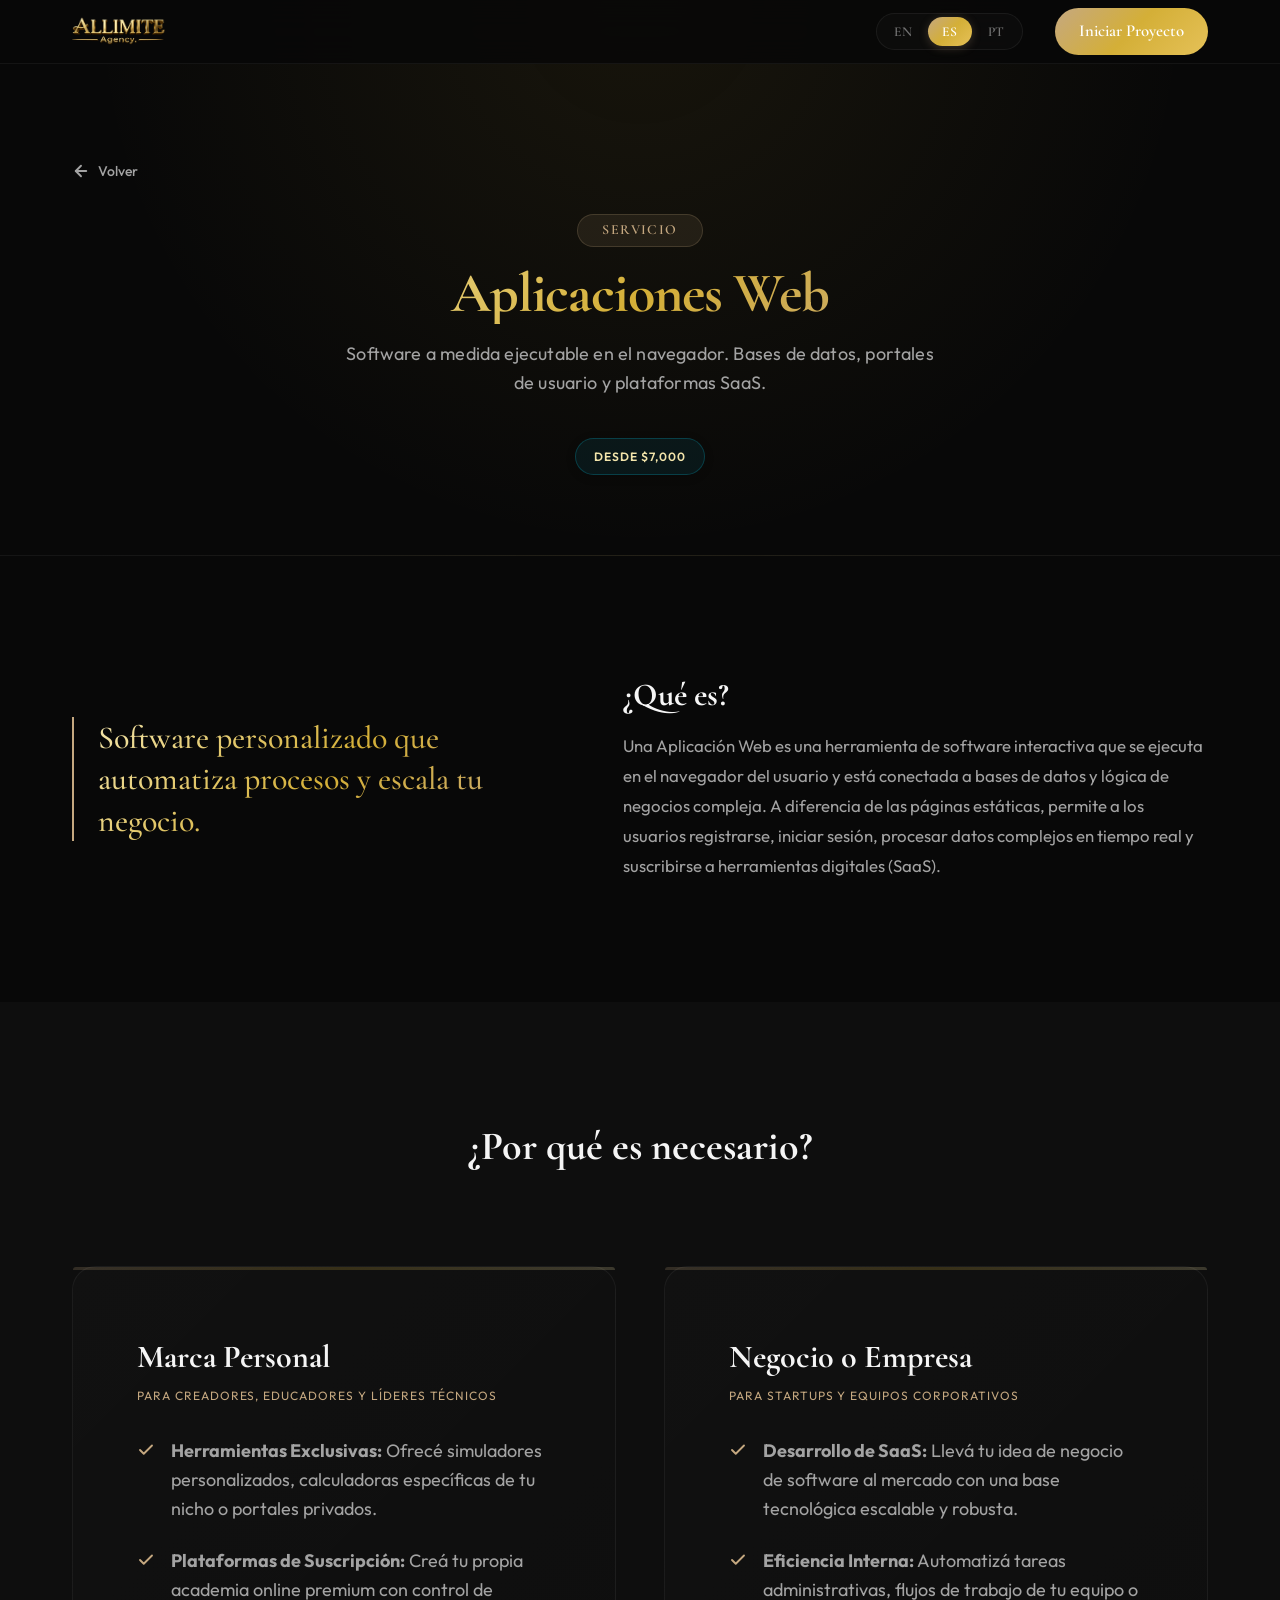
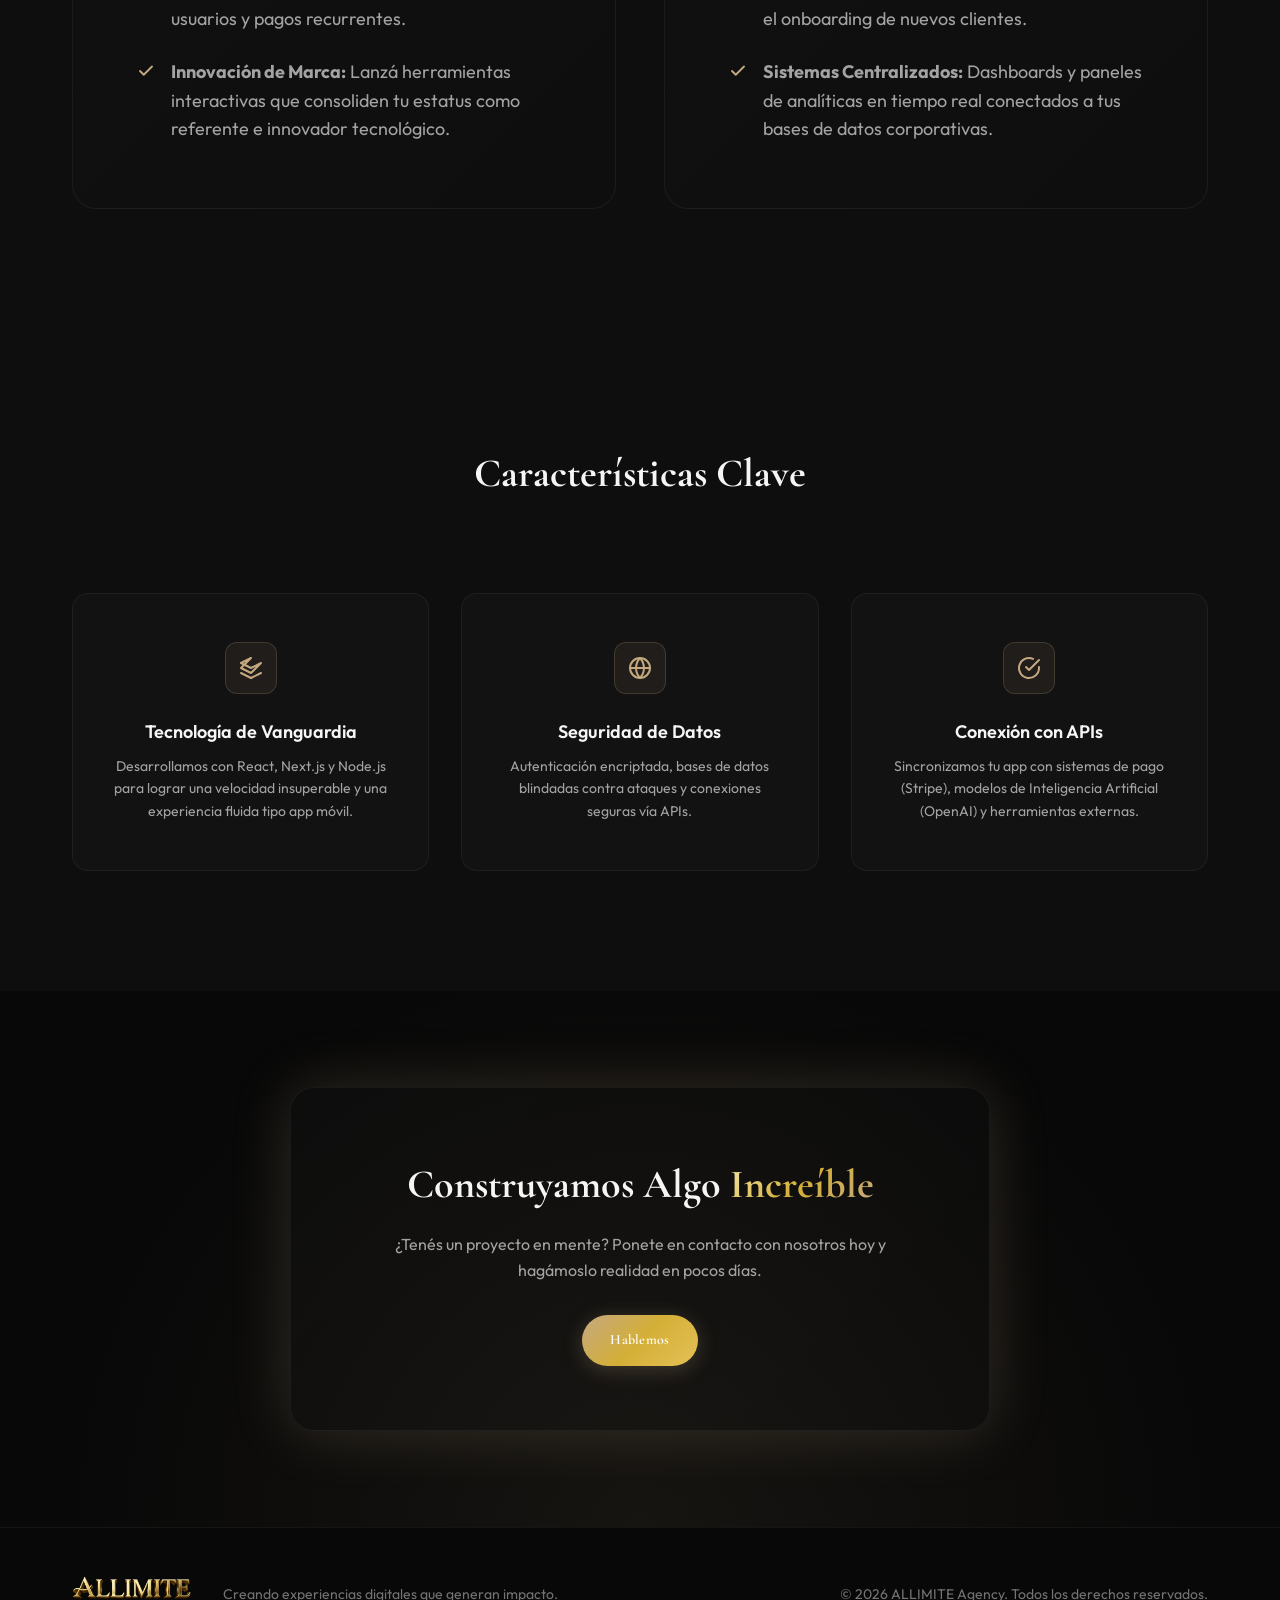
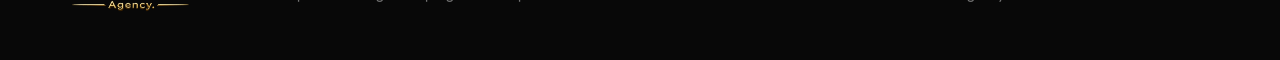
<file: services/aplicaciones-web.html>
<!DOCTYPE html>
<html lang="es">
<head>
    <meta charset="UTF-8">
    <meta name="viewport" content="width=device-width, initial-scale=1.0">
    <meta name="description" content="Desarrollo de aplicaciones web dinámicas, dashboards analíticos y plataformas SaaS escalables con tecnologías modernas.">
    <title>Aplicaciones Web & SaaS a Medida | ALLIMITE Agency</title>

    <!-- Canonical & Alternate Links -->
    <link rel="canonical" href="https://allimite.agency/services/aplicaciones-web.html">
    <!-- Favicon & App Icons -->
    <link rel="icon" type="image/png" sizes="32x32" href="../assets/favicon-32x32.png">
    <link rel="icon" type="image/png" sizes="16x16" href="../assets/favicon-16x16.png">
    <link rel="apple-touch-icon" sizes="180x180" href="../assets/apple-touch-icon.png">
    <link rel="shortcut icon" href="../favicon.ico">
    <link rel="service-doc" type="text/markdown" href="https://allimite.agency/llms.txt">
    <link rel="ai-catalog" type="application/json" href="https://allimite.agency/.well-known/ai-catalog.json">

    <!-- Open Graph -->
    <meta property="og:type" content="article">
    <meta property="og:site_name" content="ALLIMITE Agency">
    <meta property="og:title" content="Aplicaciones Web & SaaS a Medida | ALLIMITE Agency">
    <meta property="og:description" content="Desarrollo de aplicaciones web dinámicas, dashboards analíticos y plataformas SaaS escalables con tecnologías modernas.">
    <meta property="og:url" content="https://allimite.agency/services/aplicaciones-web.html">
    <meta property="og:image" content="https://allimite.agency/og-cover.png">

    <!-- Twitter / X Cards -->
    <meta name="twitter:card" content="summary_large_image">
    <meta name="twitter:site" content="@allimiteagency">
    <meta name="twitter:title" content="Aplicaciones Web & SaaS a Medida | ALLIMITE Agency">
    <meta name="twitter:description" content="Desarrollo de aplicaciones web dinámicas, dashboards analíticos y plataformas SaaS escalables con tecnologías modernas.">
    <meta name="twitter:image" content="https://allimite.agency/og-cover.png">

    <!-- Structured Data (JSON-LD) -->
    <script type="application/ld+json">
    {
      "@context": "https://schema.org",
      "@type": "Service",
      "name": "Aplicaciones Web y SaaS a Medida",
      "description": "Desarrollo de aplicaciones web dinámicas, dashboards analíticos y plataformas SaaS escalables con tecnologías modernas.",
      "provider": {
        "@type": "ProfessionalService",
        "name": "ALLIMITE Agency",
        "url": "https://allimite.agency/"
      },
      "url": "https://allimite.agency/services/aplicaciones-web.html",
      "areaServed": "Worldwide"
    }
    </script>

    <!-- Fonts -->
    <link rel="preconnect" href="https://fonts.googleapis.com">
    <link rel="preconnect" href="https://fonts.gstatic.com" crossorigin>
    <link href="https://fonts.googleapis.com/css2?family=Cormorant+Garamond:ital,wght@0,300;0,400;0,500;0,600;0,700;1,400&family=Outfit:wght@300;400;500;600;700&display=swap" rel="stylesheet">
    
    <link rel="stylesheet" href="../styles.css?v=1.0.6">
</head>
<body data-service-page="aplicaciones-web">

    <!-- ==================== NAVIGATION ==================== -->
    <nav class="navbar scrolled" id="navbar">
        <div class="nav-container">
            <a href="../index.html" class="nav-logo" aria-label="Home">
                <img src="../assets/logo.png" alt="ALLIMITE AGENCY" class="logo-img">
            </a>
            <div class="nav-menu" id="nav-menu">
                <div class="lang-toggle" id="lang-toggle">
                    <button class="lang-btn" data-lang="en">EN</button>
                    <button class="lang-btn active" data-lang="es">ES</button>
                    <button class="lang-btn" data-lang="pt">PT</button>
                </div>
                <a href="../index.html#contact" class="nav-link nav-link--cta" id="cta-start">Start Project</a>
            </div>
            <button class="nav-toggle" id="nav-toggle" aria-label="Toggle navigation menu">
                <span></span>
                <span></span>
                <span></span>
            </button>
        </div>
    </nav>

    <!-- ==================== HERO SECTION ==================== -->
    <section class="service-detail-hero">
        <div class="container">
            <div class="back-btn-container">
                <a href="../index.html#services" class="back-link">
                    <svg width="18" height="18" viewBox="0 0 24 24" fill="none" stroke="currentColor" stroke-width="2.5" stroke-linecap="round" stroke-linejoin="round"><line x1="19" y1="12" x2="5" y2="12"/><polyline points="12 19 5 12 12 5"/></svg>
                    <span id="nav-back-detail">Volver</span>
                </a>
            </div>
            <div class="service-hero-content">
                <span class="section-tag" id="cat-tag">Servicio</span>
                <h1 class="hero-title gradient-text reveal" id="page-title">Aplicaciones Web</h1>
                <p class="hero-subtitle reveal" id="page-subtitle">Apps web personalizadas con funcionalidad dinámica — dashboards, herramientas y plataformas SaaS.</p>
                
                <div class="service-meta-pills reveal">
                    <span class="meta-pill meta-pill--price" id="pill-price">Desde $7,000</span>
                </div>
            </div>
        </div>
    </section>

    <!-- ==================== DETAILED DESCRIPTION ==================== -->
    <section class="section what-is-section">
        <div class="container">
            <div class="what-is-grid reveal">
                <div class="what-is-highlight-container">
                    <h3 class="what-is-highlight gradient-text" id="what-is-highlight">
                        Cargando...
                    </h3>
                </div>
                <div class="what-is-text">
                    <h2 class="section-title" id="title-what-is" style="text-align: left; margin-bottom: var(--space-md); font-size: var(--fs-2xl);">¿Qué es?</h2>
                    <p id="what-is-desc" style="font-size: 1.05rem; line-height: 1.8; margin: 0; color: var(--text-secondary);">
                        Cargando información del servicio...
                    </p>
                </div>
            </div>
        </div>
    </section>

    <!-- ==================== WHY IS IT NECESSARY ==================== -->
    <section class="section comparison-section" style="background: var(--bg-secondary);">
        <div class="container">
            <div class="section-header reveal">
                <h2 class="section-title" id="title-why-needed">¿Por qué es necesario?</h2>
            </div>
            <div class="comparison-grid reveal">
                <!-- Marca Personal Card -->
                <div class="comparison-card">
                    <h3 id="brand-title">Marca Personal</h3>
                    <div class="comparison-subtitle" id="brand-subtitle">Para Profesionales, Creadores y Consultores</div>
                    <ul class="comparison-list" id="brand-list">
                        <!-- Bullets populated dynamically by services.js -->
                    </ul>
                </div>
                
                <!-- Negocio / Empresa Card -->
                <div class="comparison-card">
                    <h3 id="business-title">Negocio o Empresa</h3>
                    <div class="comparison-subtitle" id="business-subtitle">Para Pymes, Startups y Empresas</div>
                    <ul class="comparison-list" id="business-list">
                        <!-- Bullets populated dynamically by services.js -->
                    </ul>
                </div>
            </div>
        </div>
    </section>

    <!-- ==================== TECHNICAL FEATURES ==================== -->
    <section class="section features-section">
        <div class="container">
            <div class="section-header reveal">
                <h2 class="section-title" id="title-features">Características Clave</h2>
            </div>
            <div class="features-detail-grid reveal">
                <!-- Feature 1 -->
                <div class="feature-detail-card">
                    <div class="feature-detail-icon">
                        <svg width="24" height="24" viewBox="0 0 24 24" fill="none" stroke="currentColor" stroke-width="2" stroke-linecap="round" stroke-linejoin="round"><polygon points="12 2 2 7 12 12 22 7 12 17 2 12"/><line x1="2" y1="17" x2="12" y2="22"/><line x1="12" y1="22" x2="22" y2="17"/></svg>
                    </div>
                    <h4 id="feat1-title">Arquitectura Moderna</h4>
                    <p id="feat1-desc">Construidas en React, Next.js y Node.js para transiciones fluidas y alta velocidad.</p>
                </div>
                <!-- Feature 2 -->
                <div class="feature-detail-card">
                    <div class="feature-detail-icon">
                        <svg width="24" height="24" viewBox="0 0 24 24" fill="none" stroke="currentColor" stroke-width="2" stroke-linecap="round" stroke-linejoin="round"><circle cx="12" cy="12" r="10"/><line x1="2" y1="12" x2="22" y2="12"/><path d="M12 2a15.3 15.3 0 014 10 15.3 15.3 0 01-4 10 15.3 15.3 0 01-4-10 15.3 15.3 0 014-10z"/></svg>
                    </div>
                    <h4 id="feat2-title">Autenticación y DB</h4>
                    <p id="feat2-desc">Bases de datos seguras y login de usuario protegido con criptografía.</p>
                </div>
                <!-- Feature 3 -->
                <div class="feature-detail-card">
                    <div class="feature-detail-icon">
                        <svg width="24" height="24" viewBox="0 0 24 24" fill="none" stroke="currentColor" stroke-width="2" stroke-linecap="round" stroke-linejoin="round"><path d="M22 11.08V12a10 10 0 11-5.93-9.14"/><polyline points="22 4 12 14.01 9 11.01"/></svg>
                    </div>
                    <h4 id="feat3-title">Integración de APIs</h4>
                    <p id="feat3-desc">Conexiones con pasarelas de pago, Inteligencia Artificial y herramientas externas.</p>
                </div>
            </div>
        </div>
    </section>

    <!-- ==================== CTA SECTION ==================== -->
    <section class="section cta-details-section">
        <div class="container reveal">
            <div class="cta-details-box">
                <h3 id="cta-box-title">Construyamos Algo <span class="gradient-text">Increíble</span></h3>
                <p id="cta-box-desc">¿Tenés un proyecto en mente? Ponete en contacto con nosotros hoy y hagámoslo realidad.</p>
                <a href="../index.html#contact" class="btn btn--primary" id="cta-box-btn">Hablemos</a>
            </div>
        </div>
    </section>

    <!-- ==================== FOOTER ==================== -->
    <footer class="footer">
        <div class="container footer-content">
            <div class="footer-left">
                <a href="../index.html" class="nav-logo">
                    <img src="../assets/logo.png" alt="ALLIMITE AGENCY" class="logo-img">
                </a>
                <p id="footer-tagline">Building digital experiences that make an impact.</p>
            </div>
            <div class="footer-right">
                <p id="footer-copy">&copy; 2026 ALLIMITE Agency. All rights reserved.</p>
            </div>
        </div>
    </footer>

    <script src="services.js"></script>
    <script>
        // Ensure "Volver" text is translated
        document.addEventListener('DOMContentLoaded', () => {
            const backText = {
                en: 'Back',
                es: 'Volver',
                pt: 'Voltar'
            };
            const btn = document.getElementById('nav-back-detail');
            if (btn) btn.textContent = backText[localStorage.getItem('portfolio-lang') || 'en'] || 'Back';
            
            // Listen for language changes to update the detail back button text
            const langToggle = document.getElementById('lang-toggle');
            if (langToggle) {
                langToggle.addEventListener('click', () => {
                    setTimeout(() => {
                        const currentL = localStorage.getItem('portfolio-lang') || 'en';
                        if (btn) btn.textContent = backText[currentL] || 'Back';
                    }, 10);
                });
            }
        });
    </script>
</body>
</html>
</file>
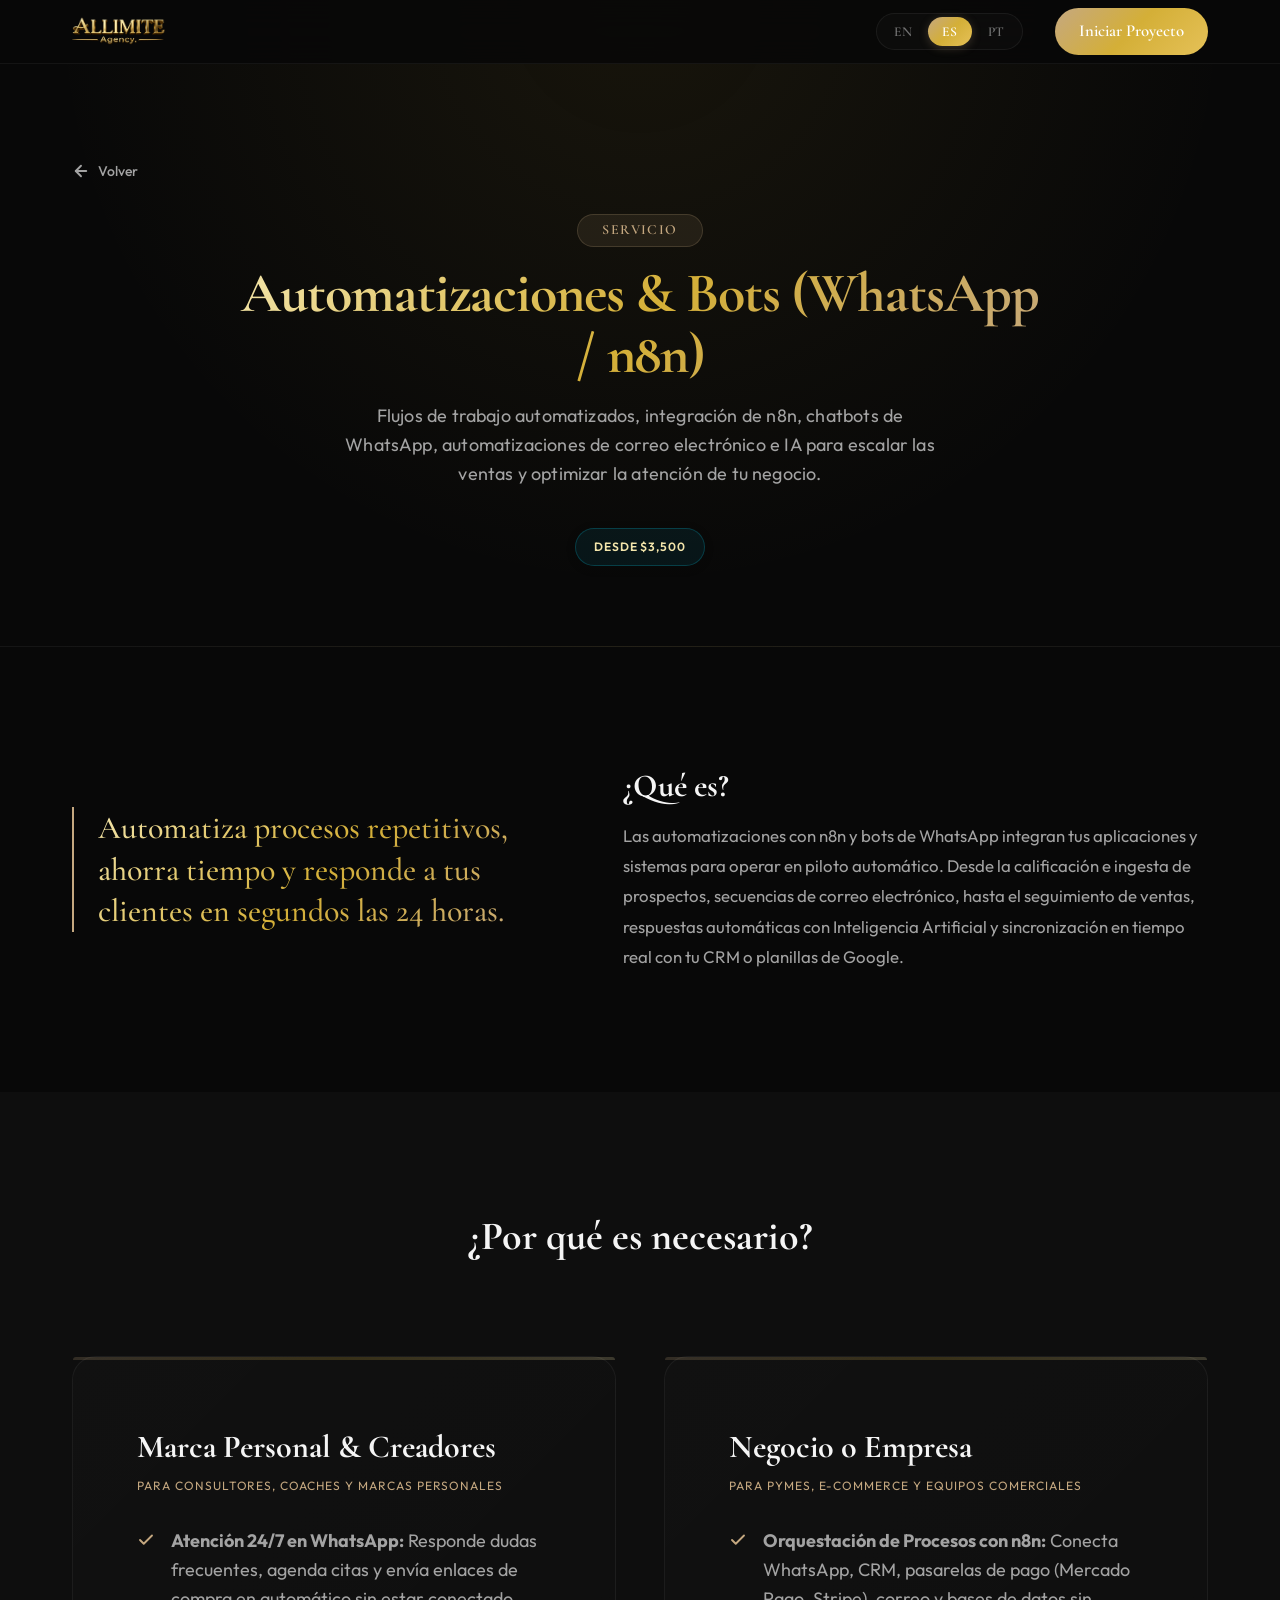
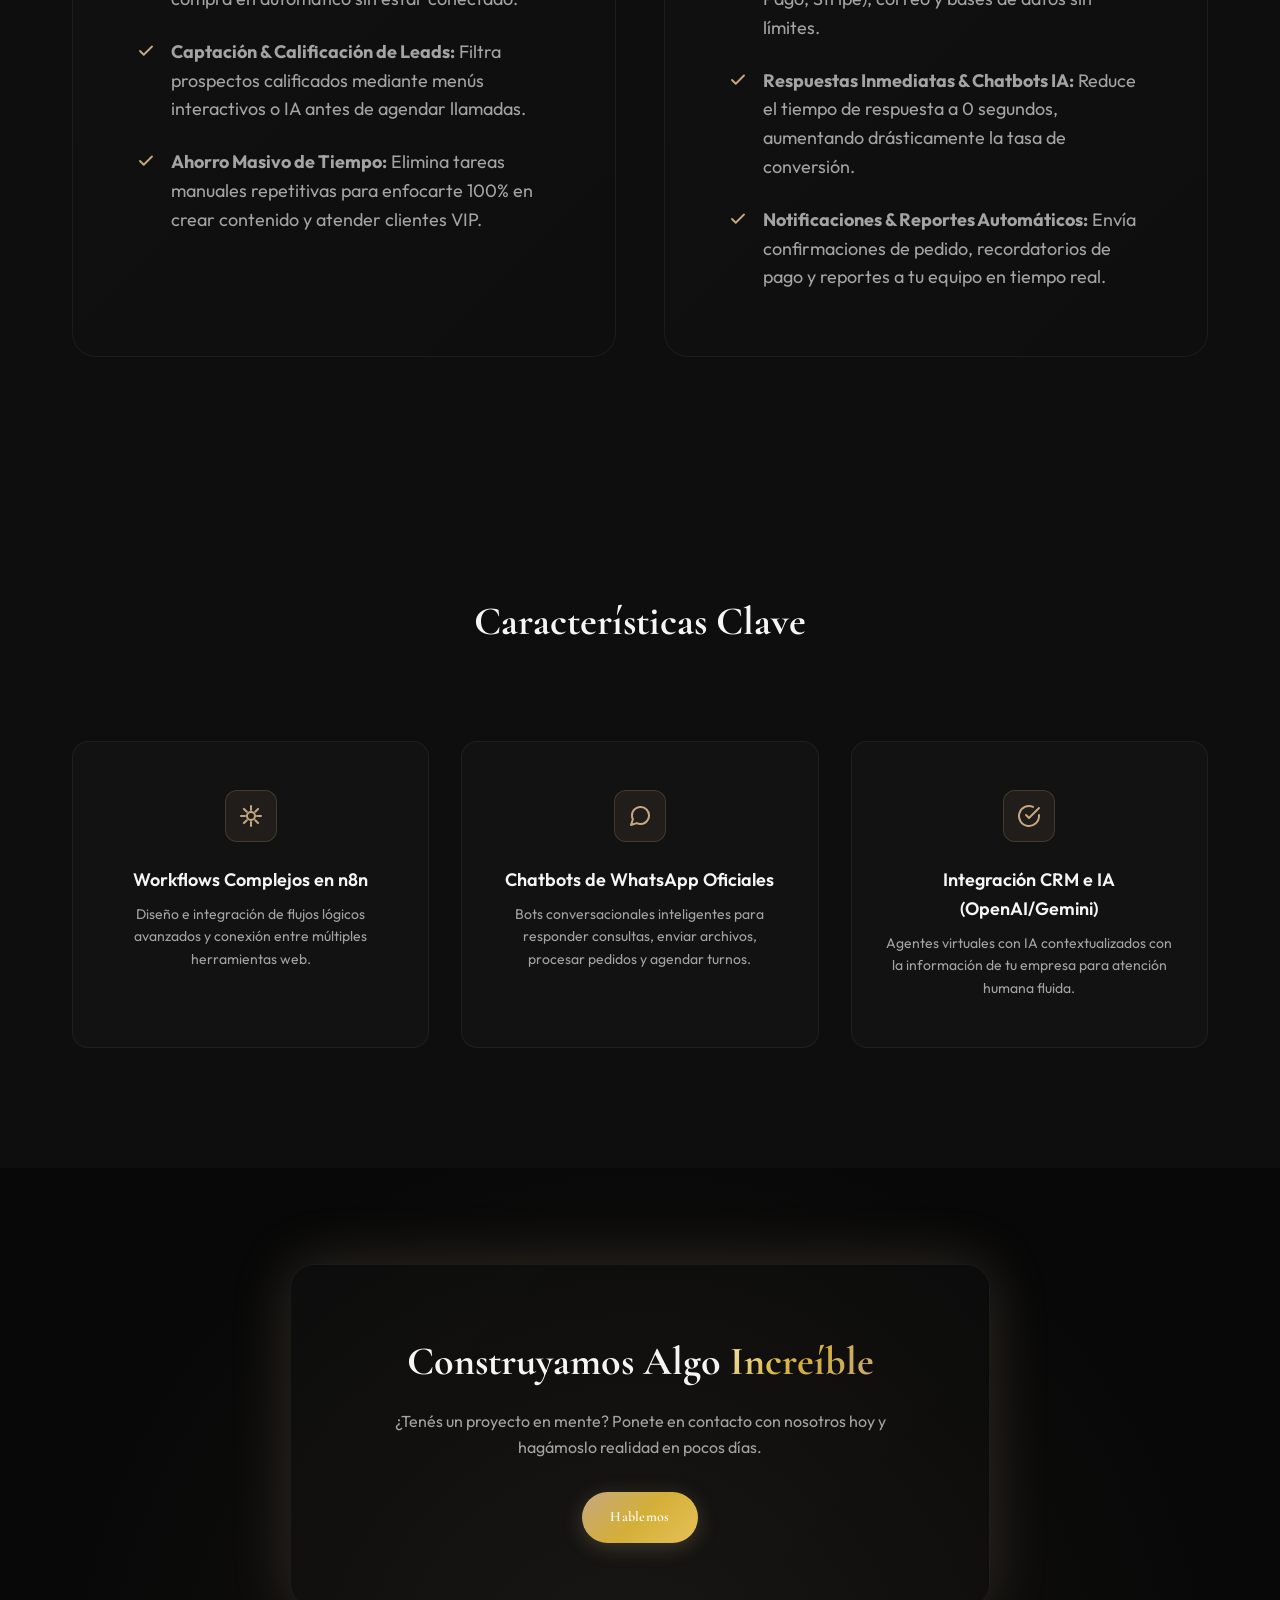
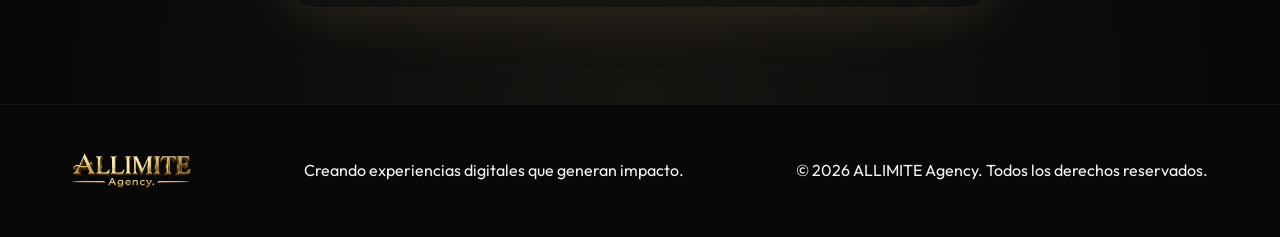
<file: services/automatizaciones.html>
<!DOCTYPE html>
<html lang="es">
<head>
    <meta charset="UTF-8">
    <meta name="viewport" content="width=device-width, initial-scale=1.0">
    <meta name="description" content="Automatización de flujos de trabajo con n8n, integración de chatbots con IA para WhatsApp y conexión directa a CRMs.">
    <title>Automatizaciones con IA & Chatbots | ALLIMITE Agency</title>

    <!-- Canonical & Alternate Links -->
    <link rel="canonical" href="https://allimite.agency/services/automatizaciones.html">
    <!-- Favicon & App Icons -->
    <link rel="icon" type="image/png" sizes="32x32" href="../assets/favicon-32x32.png">
    <link rel="icon" type="image/png" sizes="16x16" href="../assets/favicon-16x16.png">
    <link rel="apple-touch-icon" sizes="180x180" href="../assets/apple-touch-icon.png">
    <link rel="shortcut icon" href="../favicon.ico">
    <link rel="service-doc" type="text/markdown" href="https://allimite.agency/llms.txt">
    <link rel="ai-catalog" type="application/json" href="https://allimite.agency/.well-known/ai-catalog.json">

    <!-- Open Graph -->
    <meta property="og:type" content="article">
    <meta property="og:site_name" content="ALLIMITE Agency">
    <meta property="og:title" content="Automatizaciones con IA & Chatbots | ALLIMITE Agency">
    <meta property="og:description" content="Automatización de flujos de trabajo con n8n, integración de chatbots con IA para WhatsApp y conexión directa a CRMs.">
    <meta property="og:url" content="https://allimite.agency/services/automatizaciones.html">
    <meta property="og:image" content="https://allimite.agency/og-cover.png">

    <!-- Twitter / X Cards -->
    <meta name="twitter:card" content="summary_large_image">
    <meta name="twitter:site" content="@allimiteagency">
    <meta name="twitter:title" content="Automatizaciones con IA & Chatbots | ALLIMITE Agency">
    <meta name="twitter:description" content="Automatización de flujos de trabajo con n8n, integración de chatbots con IA para WhatsApp y conexión directa a CRMs.">
    <meta name="twitter:image" content="https://allimite.agency/og-cover.png">

    <!-- Structured Data (JSON-LD) -->
    <script type="application/ld+json">
    {
      "@context": "https://schema.org",
      "@type": "Service",
      "name": "Automatizaciones, Chatbots y Flujos con IA",
      "description": "Automatización de flujos de trabajo con n8n, integración de chatbots con IA para WhatsApp y conexión directa a CRMs.",
      "provider": {
        "@type": "ProfessionalService",
        "name": "ALLIMITE Agency",
        "url": "https://allimite.agency/"
      },
      "url": "https://allimite.agency/services/automatizaciones.html",
      "areaServed": "Worldwide"
    }
    </script>

    <!-- Fonts -->
    <link rel="preconnect" href="https://fonts.googleapis.com">
    <link rel="preconnect" href="https://fonts.gstatic.com" crossorigin>
    <link href="https://fonts.googleapis.com/css2?family=Cormorant+Garamond:ital,wght@0,300;0,400;0,500;0,600;0,700;1,400&family=Outfit:wght@300;400;500;600;700&display=swap" rel="stylesheet">
    
    <link rel="stylesheet" href="../styles.css?v=1.0.6">
</head>
<body data-service-page="automatizaciones">

    <!-- ==================== NAVIGATION ==================== -->
    <nav class="navbar scrolled" id="navbar">
        <div class="nav-container">
            <a href="../index.html" class="nav-logo" aria-label="Home">
                <img src="../assets/logo.png" alt="ALLIMITE AGENCY" class="logo-img">
            </a>
            <div class="nav-menu" id="nav-menu">
                <div class="lang-toggle" id="lang-toggle">
                    <button class="lang-btn" data-lang="en">EN</button>
                    <button class="lang-btn active" data-lang="es">ES</button>
                    <button class="lang-btn" data-lang="pt">PT</button>
                </div>
                <a href="../index.html#contact" class="nav-link nav-link--cta" id="cta-start">Iniciar Proyecto</a>
            </div>
            <button class="nav-toggle" id="nav-toggle" aria-label="Toggle navigation menu">
                <span></span>
                <span></span>
                <span></span>
            </button>
        </div>
    </nav>

    <!-- ==================== HERO SECTION ==================== -->
    <section class="service-detail-hero">
        <div class="container">
            <div class="back-btn-container">
                <a href="../index.html#services" class="back-link">
                    <svg width="18" height="18" viewBox="0 0 24 24" fill="none" stroke="currentColor" stroke-width="2.5" stroke-linecap="round" stroke-linejoin="round"><line x1="19" y1="12" x2="5" y2="12"/><polyline points="12 19 5 12 12 5"/></svg>
                    <span id="nav-back-detail">Volver</span>
                </a>
            </div>
            <div class="service-hero-content">
                <span class="section-tag" id="cat-tag">Servicio</span>
                <h1 class="hero-title gradient-text reveal" id="page-title">Automatizaciones & Bots</h1>
                <p class="hero-subtitle reveal" id="page-subtitle">Flujos de trabajo automatizados, integración de n8n, chatbots de WhatsApp e IA.</p>
                
                <div class="service-meta-pills reveal">
                    <span class="meta-pill meta-pill--price" id="pill-price">Desde $3,500</span>
                </div>
            </div>
        </div>
    </section>

    <!-- ==================== DETAILED DESCRIPTION ==================== -->
    <section class="section what-is-section">
        <div class="container">
            <div class="what-is-grid reveal">
                <div class="what-is-highlight-container">
                    <h3 class="what-is-highlight gradient-text" id="what-is-highlight">
                        Cargando...
                    </h3>
                </div>
                <div class="what-is-text">
                    <h2 class="section-title" id="title-what-is" style="text-align: left; margin-bottom: var(--space-md); font-size: var(--fs-2xl);">¿Qué es?</h2>
                    <p id="what-is-desc" style="font-size: 1.05rem; line-height: 1.8; margin: 0; color: var(--text-secondary);">
                        Cargando información del servicio...
                    </p>
                </div>
            </div>
        </div>
    </section>

    <!-- ==================== WHY IS IT NECESSARY ==================== -->
    <section class="section comparison-section" style="background: var(--bg-secondary);">
        <div class="container">
            <div class="section-header reveal">
                <h2 class="section-title" id="title-why-needed">¿Por qué es necesario?</h2>
            </div>
            <div class="comparison-grid reveal">
                <!-- Marca Personal Card -->
                <div class="comparison-card">
                    <h3 id="brand-title">Marca Personal</h3>
                    <div class="comparison-subtitle" id="brand-subtitle">Para Profesionales, Creadores y Consultores</div>
                    <ul class="comparison-list" id="brand-list">
                        <!-- Bullets populated dynamically by services.js -->
                    </ul>
                </div>
                
                <!-- Negocio / Empresa Card -->
                <div class="comparison-card">
                    <h3 id="business-title">Negocio o Empresa</h3>
                    <div class="comparison-subtitle" id="business-subtitle">Para Pymes, Startups y Empresas</div>
                    <ul class="comparison-list" id="business-list">
                        <!-- Bullets populated dynamically by services.js -->
                    </ul>
                </div>
            </div>
        </div>
    </section>

    <!-- ==================== TECHNICAL FEATURES ==================== -->
    <section class="section features-section">
        <div class="container">
            <div class="section-header reveal">
                <h2 class="section-title" id="title-features">Características Clave</h2>
            </div>
            <div class="features-detail-grid reveal">
                <!-- Feature 1 -->
                <div class="feature-detail-card">
                    <div class="feature-detail-icon">
                        <svg width="24" height="24" viewBox="0 0 24 24" fill="none" stroke="currentColor" stroke-width="2" stroke-linecap="round" stroke-linejoin="round"><path d="M12 2v4M12 18v4M4.93 4.93l2.83 2.83M16.24 16.24l2.83 2.83M2 12h4M18 12h4M4.93 19.07l2.83-2.83M16.24 7.76l2.83-2.83"/><circle cx="12" cy="12" r="4"/></svg>
                    </div>
                    <h4 id="feat1-title">Workflows Complejos en n8n</h4>
                    <p id="feat1-desc">Diseño e integración de flujos lógicos avanzados.</p>
                </div>
                <!-- Feature 2 -->
                <div class="feature-detail-card">
                    <div class="feature-detail-icon">
                        <svg width="24" height="24" viewBox="0 0 24 24" fill="none" stroke="currentColor" stroke-width="2" stroke-linecap="round" stroke-linejoin="round"><path d="M21 11.5a8.38 8.38 0 0 1-.9 3.8 8.5 8.5 0 0 1-7.6 4.7 8.38 8.38 0 0 1-3.8-.9L3 21l1.9-5.7a8.38 8.38 0 0 1-.9-3.8 8.5 8.5 0 0 1 4.7-7.6 8.38 8.38 0 0 1 3.8-.9h.5a8.48 8.48 0 0 1 8 8v.5z"/></svg>
                    </div>
                    <h4 id="feat2-title">Chatbots de WhatsApp Oficiales</h4>
                    <p id="feat2-desc">Bots conversacionales inteligentes para atención 24/7.</p>
                </div>
                <!-- Feature 3 -->
                <div class="feature-detail-card">
                    <div class="feature-detail-icon">
                        <svg width="24" height="24" viewBox="0 0 24 24" fill="none" stroke="currentColor" stroke-width="2" stroke-linecap="round" stroke-linejoin="round"><path d="M22 11.08V12a10 10 0 1 1-5.93-9.14"/><polyline points="22 4 12 14.01 9 11.01"/></svg>
                    </div>
                    <h4 id="feat3-title">Integración CRM e IA</h4>
                    <p id="feat3-desc">Conexión con OpenAI, Gemini y bases de datos.</p>
                </div>
            </div>
        </div>
    </section>

    <!-- ==================== CTA SECTION ==================== -->
    <section class="section cta-details-section">
        <div class="container reveal">
            <div class="cta-details-box">
                <h3 id="cta-box-title">Construyamos Algo <span class="gradient-text">Increíble</span></h3>
                <p id="cta-box-desc">¿Tenés un proyecto en mente? Ponete en contacto con nosotros hoy y hagámoslo realidad.</p>
                <a href="../index.html#contact" class="btn btn--primary" id="cta-box-btn">Hablemos</a>
            </div>
        </div>
    </section>

    <!-- ==================== FOOTER ==================== -->
    <footer class="footer">
        <div class="container">
            <div class="footer-content">
                <a href="../index.html" class="footer-logo">
                    <img src="../assets/logo.png" alt="ALLIMITE AGENCY" class="logo-img">
                </a>
                <p class="footer-tagline" id="footer-tagline">Creando experiencias digitales que generan impacto.</p>
                <p class="footer-copy" id="footer-copy">© 2026 ALLIMITE Agency. Todos los derechos reservados.</p>
            </div>
        </div>
    </footer>

    <!-- Scripts -->
    <script src="services.js?v=1.0.6"></script>
</body>
</html>
</file>
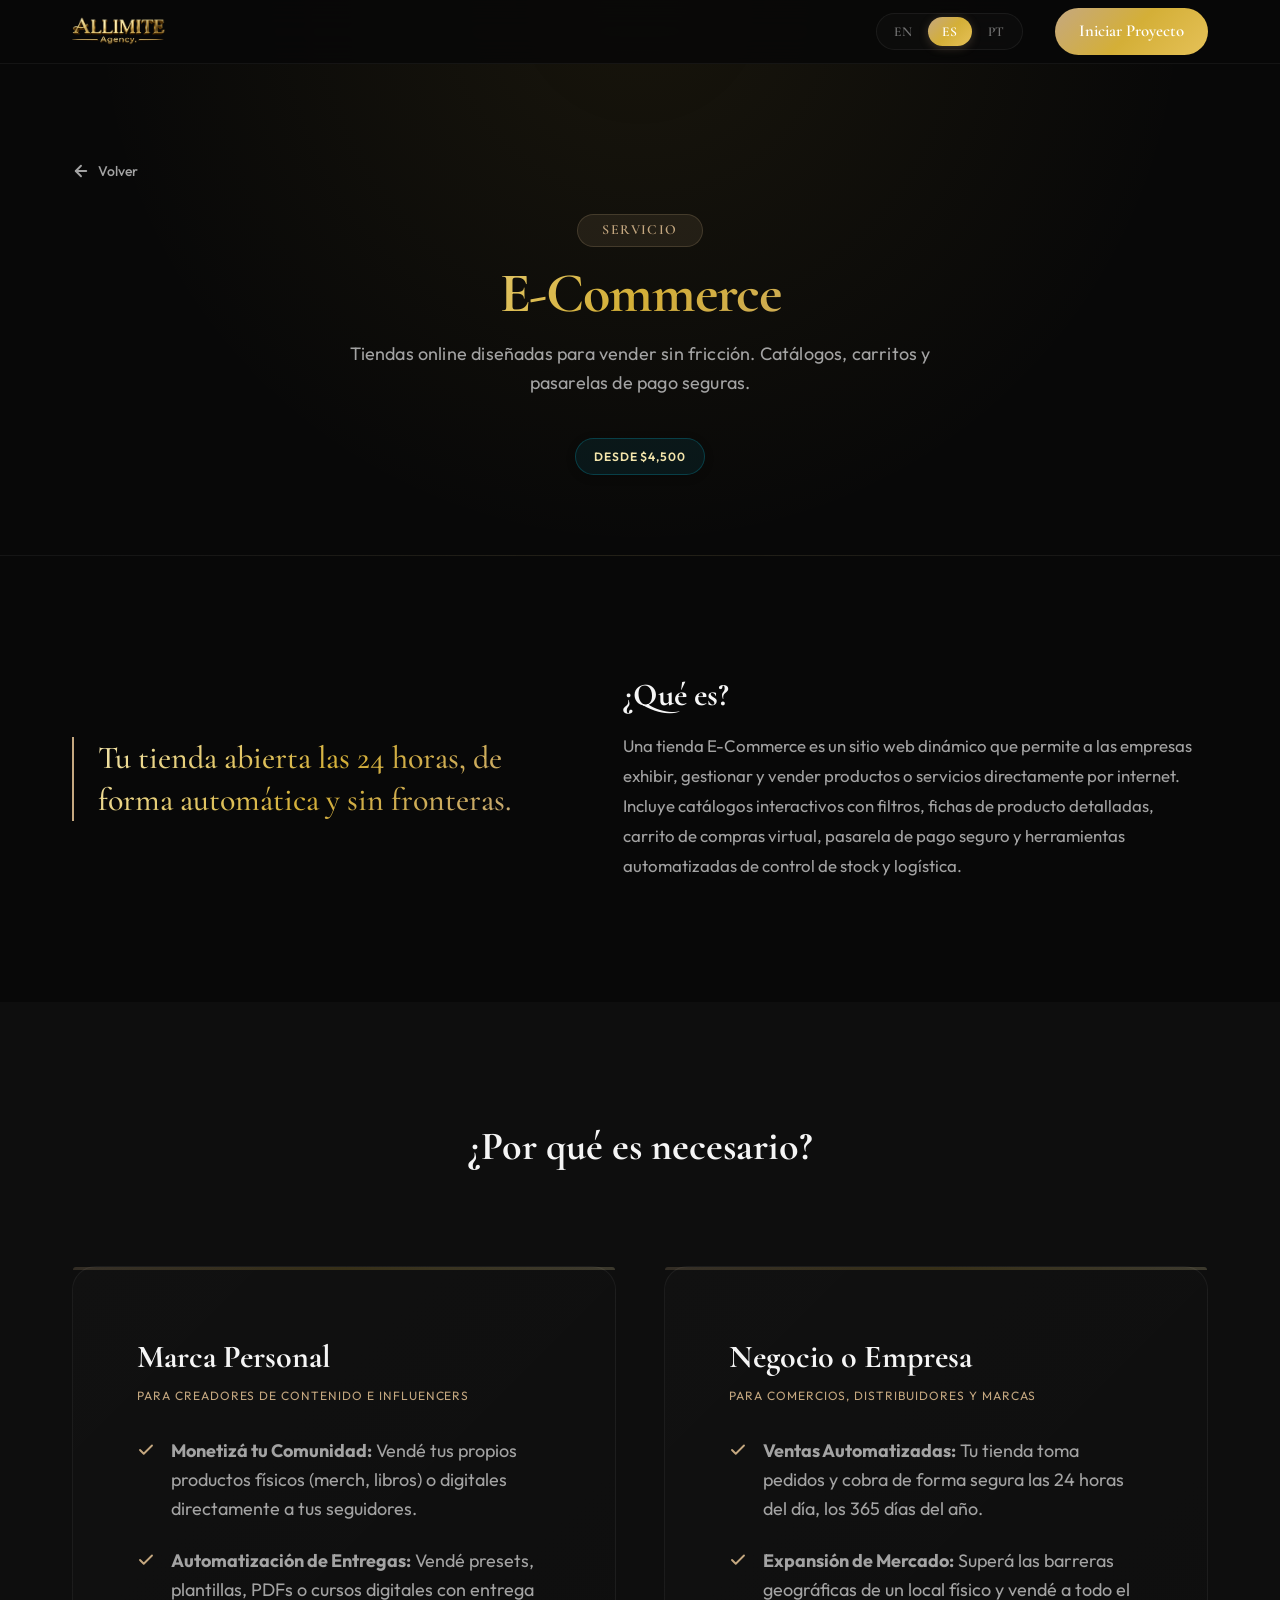
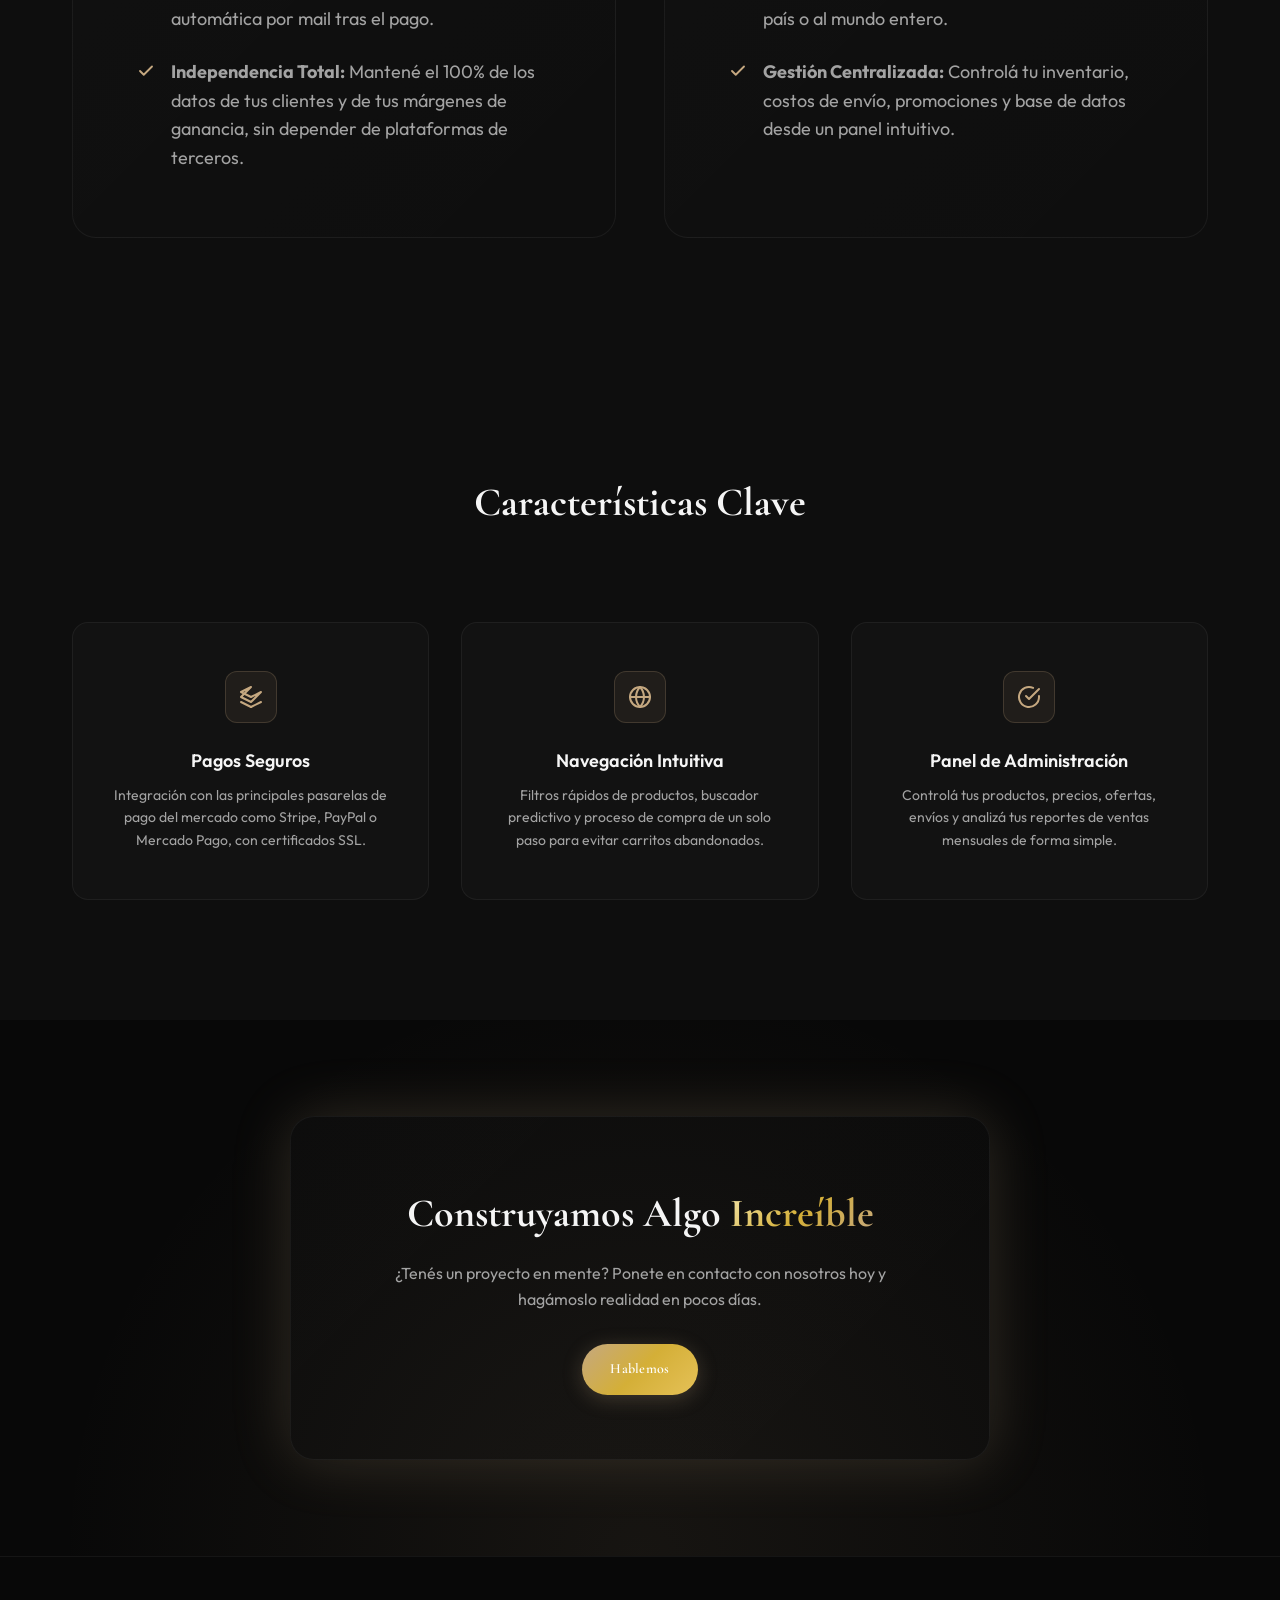
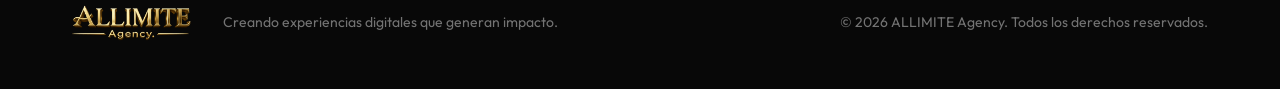
<file: services/ecommerce.html>
<!DOCTYPE html>
<html lang="es">
<head>
    <meta charset="UTF-8">
    <meta name="viewport" content="width=device-width, initial-scale=1.0">
    <meta name="description" content="Desarrollo de tiendas online en Shopify y plataformas personalizadas con integración de pagos automáticos y embudos de venta.">
    <title>E-Commerce & Tiendas Online | ALLIMITE Agency</title>

    <!-- Canonical & Alternate Links -->
    <link rel="canonical" href="https://allimite.agency/services/ecommerce.html">
    <!-- Favicon & App Icons -->
    <link rel="icon" type="image/png" sizes="32x32" href="../assets/favicon-32x32.png">
    <link rel="icon" type="image/png" sizes="16x16" href="../assets/favicon-16x16.png">
    <link rel="apple-touch-icon" sizes="180x180" href="../assets/apple-touch-icon.png">
    <link rel="shortcut icon" href="../favicon.ico">
    <link rel="service-doc" type="text/markdown" href="https://allimite.agency/llms.txt">
    <link rel="ai-catalog" type="application/json" href="https://allimite.agency/.well-known/ai-catalog.json">

    <!-- Open Graph -->
    <meta property="og:type" content="article">
    <meta property="og:site_name" content="ALLIMITE Agency">
    <meta property="og:title" content="E-Commerce & Tiendas Online | ALLIMITE Agency">
    <meta property="og:description" content="Desarrollo de tiendas online en Shopify y plataformas personalizadas con integración de pagos automáticos y embudos de venta.">
    <meta property="og:url" content="https://allimite.agency/services/ecommerce.html">
    <meta property="og:image" content="https://allimite.agency/og-cover.png">

    <!-- Twitter / X Cards -->
    <meta name="twitter:card" content="summary_large_image">
    <meta name="twitter:site" content="@allimiteagency">
    <meta name="twitter:title" content="E-Commerce & Tiendas Online | ALLIMITE Agency">
    <meta name="twitter:description" content="Desarrollo de tiendas online en Shopify y plataformas personalizadas con integración de pagos automáticos y embudos de venta.">
    <meta name="twitter:image" content="https://allimite.agency/og-cover.png">

    <!-- Structured Data (JSON-LD) -->
    <script type="application/ld+json">
    {
      "@context": "https://schema.org",
      "@type": "Service",
      "name": "E-Commerce con Pasarela de Pago",
      "description": "Desarrollo de tiendas online en Shopify y plataformas personalizadas con integración de pagos automáticos y embudos de venta.",
      "provider": {
        "@type": "ProfessionalService",
        "name": "ALLIMITE Agency",
        "url": "https://allimite.agency/"
      },
      "url": "https://allimite.agency/services/ecommerce.html",
      "areaServed": "Worldwide"
    }
    </script>

    <!-- Fonts -->
    <link rel="preconnect" href="https://fonts.googleapis.com">
    <link rel="preconnect" href="https://fonts.gstatic.com" crossorigin>
    <link href="https://fonts.googleapis.com/css2?family=Cormorant+Garamond:ital,wght@0,300;0,400;0,500;0,600;0,700;1,400&family=Outfit:wght@300;400;500;600;700&display=swap" rel="stylesheet">
    
    <link rel="stylesheet" href="../styles.css?v=1.0.6">
</head>
<body data-service-page="ecommerce">

    <!-- ==================== NAVIGATION ==================== -->
    <nav class="navbar scrolled" id="navbar">
        <div class="nav-container">
            <a href="../index.html" class="nav-logo" aria-label="Home">
                <img src="../assets/logo.png" alt="ALLIMITE AGENCY" class="logo-img">
            </a>
            <div class="nav-menu" id="nav-menu">
                <div class="lang-toggle" id="lang-toggle">
                    <button class="lang-btn" data-lang="en">EN</button>
                    <button class="lang-btn active" data-lang="es">ES</button>
                    <button class="lang-btn" data-lang="pt">PT</button>
                </div>
                <a href="../index.html#contact" class="nav-link nav-link--cta" id="cta-start">Start Project</a>
            </div>
            <button class="nav-toggle" id="nav-toggle" aria-label="Toggle navigation menu">
                <span></span>
                <span></span>
                <span></span>
            </button>
        </div>
    </nav>

    <!-- ==================== HERO SECTION ==================== -->
    <section class="service-detail-hero">
        <div class="container">
            <div class="back-btn-container">
                <a href="../index.html#services" class="back-link">
                    <svg width="18" height="18" viewBox="0 0 24 24" fill="none" stroke="currentColor" stroke-width="2.5" stroke-linecap="round" stroke-linejoin="round"><line x1="19" y1="12" x2="5" y2="12"/><polyline points="12 19 5 12 12 5"/></svg>
                    <span id="nav-back-detail">Volver</span>
                </a>
            </div>
            <div class="service-hero-content">
                <span class="section-tag" id="cat-tag">Servicio</span>
                <h1 class="hero-title gradient-text reveal" id="page-title">E-Commerce</h1>
                <p class="hero-subtitle reveal" id="page-subtitle">Tiendas online que hacen que vender sea fácil, con pasarelas de pago seguras y catálogo interactivo.</p>
                
                <div class="service-meta-pills reveal">
                    <span class="meta-pill meta-pill--price" id="pill-price">Desde $4,500</span>
                </div>
            </div>
        </div>
    </section>

    <!-- ==================== DETAILED DESCRIPTION ==================== -->
    <section class="section what-is-section">
        <div class="container">
            <div class="what-is-grid reveal">
                <div class="what-is-highlight-container">
                    <h3 class="what-is-highlight gradient-text" id="what-is-highlight">
                        Cargando...
                    </h3>
                </div>
                <div class="what-is-text">
                    <h2 class="section-title" id="title-what-is" style="text-align: left; margin-bottom: var(--space-md); font-size: var(--fs-2xl);">¿Qué es?</h2>
                    <p id="what-is-desc" style="font-size: 1.05rem; line-height: 1.8; margin: 0; color: var(--text-secondary);">
                        Cargando información del servicio...
                    </p>
                </div>
            </div>
        </div>
    </section>

    <!-- ==================== WHY IS IT NECESSARY ==================== -->
    <section class="section comparison-section" style="background: var(--bg-secondary);">
        <div class="container">
            <div class="section-header reveal">
                <h2 class="section-title" id="title-why-needed">¿Por qué es necesario?</h2>
            </div>
            <div class="comparison-grid reveal">
                <!-- Marca Personal Card -->
                <div class="comparison-card">
                    <h3 id="brand-title">Marca Personal</h3>
                    <div class="comparison-subtitle" id="brand-subtitle">Para Profesionales, Creadores y Consultores</div>
                    <ul class="comparison-list" id="brand-list">
                        <!-- Bullets populated dynamically by services.js -->
                    </ul>
                </div>
                
                <!-- Negocio / Empresa Card -->
                <div class="comparison-card">
                    <h3 id="business-title">Negocio o Empresa</h3>
                    <div class="comparison-subtitle" id="business-subtitle">Para Pymes, Startups y Empresas</div>
                    <ul class="comparison-list" id="business-list">
                        <!-- Bullets populated dynamically by services.js -->
                    </ul>
                </div>
            </div>
        </div>
    </section>

    <!-- ==================== TECHNICAL FEATURES ==================== -->
    <section class="section features-section">
        <div class="container">
            <div class="section-header reveal">
                <h2 class="section-title" id="title-features">Características Clave</h2>
            </div>
            <div class="features-detail-grid reveal">
                <!-- Feature 1 -->
                <div class="feature-detail-card">
                    <div class="feature-detail-icon">
                        <svg width="24" height="24" viewBox="0 0 24 24" fill="none" stroke="currentColor" stroke-width="2" stroke-linecap="round" stroke-linejoin="round"><polygon points="12 2 2 7 12 12 22 7 12 17 2 12"/><line x1="2" y1="17" x2="12" y2="22"/><line x1="12" y1="22" x2="22" y2="17"/></svg>
                    </div>
                    <h4 id="feat1-title">Pagos Seguros</h4>
                    <p id="feat1-desc">Checkout seguro con integración de Stripe, PayPal y Mercado Pago.</p>
                </div>
                <!-- Feature 2 -->
                <div class="feature-detail-card">
                    <div class="feature-detail-icon">
                        <svg width="24" height="24" viewBox="0 0 24 24" fill="none" stroke="currentColor" stroke-width="2" stroke-linecap="round" stroke-linejoin="round"><circle cx="12" cy="12" r="10"/><line x1="2" y1="12" x2="22" y2="12"/><path d="M12 2a15.3 15.3 0 014 10 15.3 15.3 0 01-4 10 15.3 15.3 0 01-4-10 15.3 15.3 0 014-10z"/></svg>
                    </div>
                    <h4 id="feat2-title">Experiencia de Usuario (UX)</h4>
                    <p id="feat2-desc">Filtros predictivos, catálogo veloz y diseño adaptado a móviles.</p>
                </div>
                <!-- Feature 3 -->
                <div class="feature-detail-card">
                    <div class="feature-detail-icon">
                        <svg width="24" height="24" viewBox="0 0 24 24" fill="none" stroke="currentColor" stroke-width="2" stroke-linecap="round" stroke-linejoin="round"><path d="M22 11.08V12a10 10 0 11-5.93-9.14"/><polyline points="22 4 12 14.01 9 11.01"/></svg>
                    </div>
                    <h4 id="feat3-title">Panel Administrativo</h4>
                    <p id="feat3-desc">Consola simple para añadir stock, editar precios y ver reportes.</p>
                </div>
            </div>
        </div>
    </section>

    <!-- ==================== CTA SECTION ==================== -->
    <section class="section cta-details-section">
        <div class="container reveal">
            <div class="cta-details-box">
                <h3 id="cta-box-title">Construyamos Algo <span class="gradient-text">Increíble</span></h3>
                <p id="cta-box-desc">¿Tenés un proyecto en mente? Ponete en contacto con nosotros hoy y hagámoslo realidad.</p>
                <a href="../index.html#contact" class="btn btn--primary" id="cta-box-btn">Hablemos</a>
            </div>
        </div>
    </section>

    <!-- ==================== FOOTER ==================== -->
    <footer class="footer">
        <div class="container footer-content">
            <div class="footer-left">
                <a href="../index.html" class="nav-logo">
                    <img src="../assets/logo.png" alt="ALLIMITE AGENCY" class="logo-img">
                </a>
                <p id="footer-tagline">Building digital experiences that make an impact.</p>
            </div>
            <div class="footer-right">
                <p id="footer-copy">&copy; 2026 ALLIMITE Agency. All rights reserved.</p>
            </div>
        </div>
    </footer>

    <script src="services.js"></script>
    <script>
        // Ensure "Volver" text is translated
        document.addEventListener('DOMContentLoaded', () => {
            const backText = {
                en: 'Back',
                es: 'Volver',
                pt: 'Voltar'
            };
            const btn = document.getElementById('nav-back-detail');
            if (btn) btn.textContent = backText[localStorage.getItem('portfolio-lang') || 'en'] || 'Back';
            
            // Listen for language changes to update the detail back button text
            const langToggle = document.getElementById('lang-toggle');
            if (langToggle) {
                langToggle.addEventListener('click', () => {
                    setTimeout(() => {
                        const currentL = localStorage.getItem('portfolio-lang') || 'en';
                        if (btn) btn.textContent = backText[currentL] || 'Back';
                    }, 10);
                });
            }
        });
    </script>
</body>
</html>
</file>
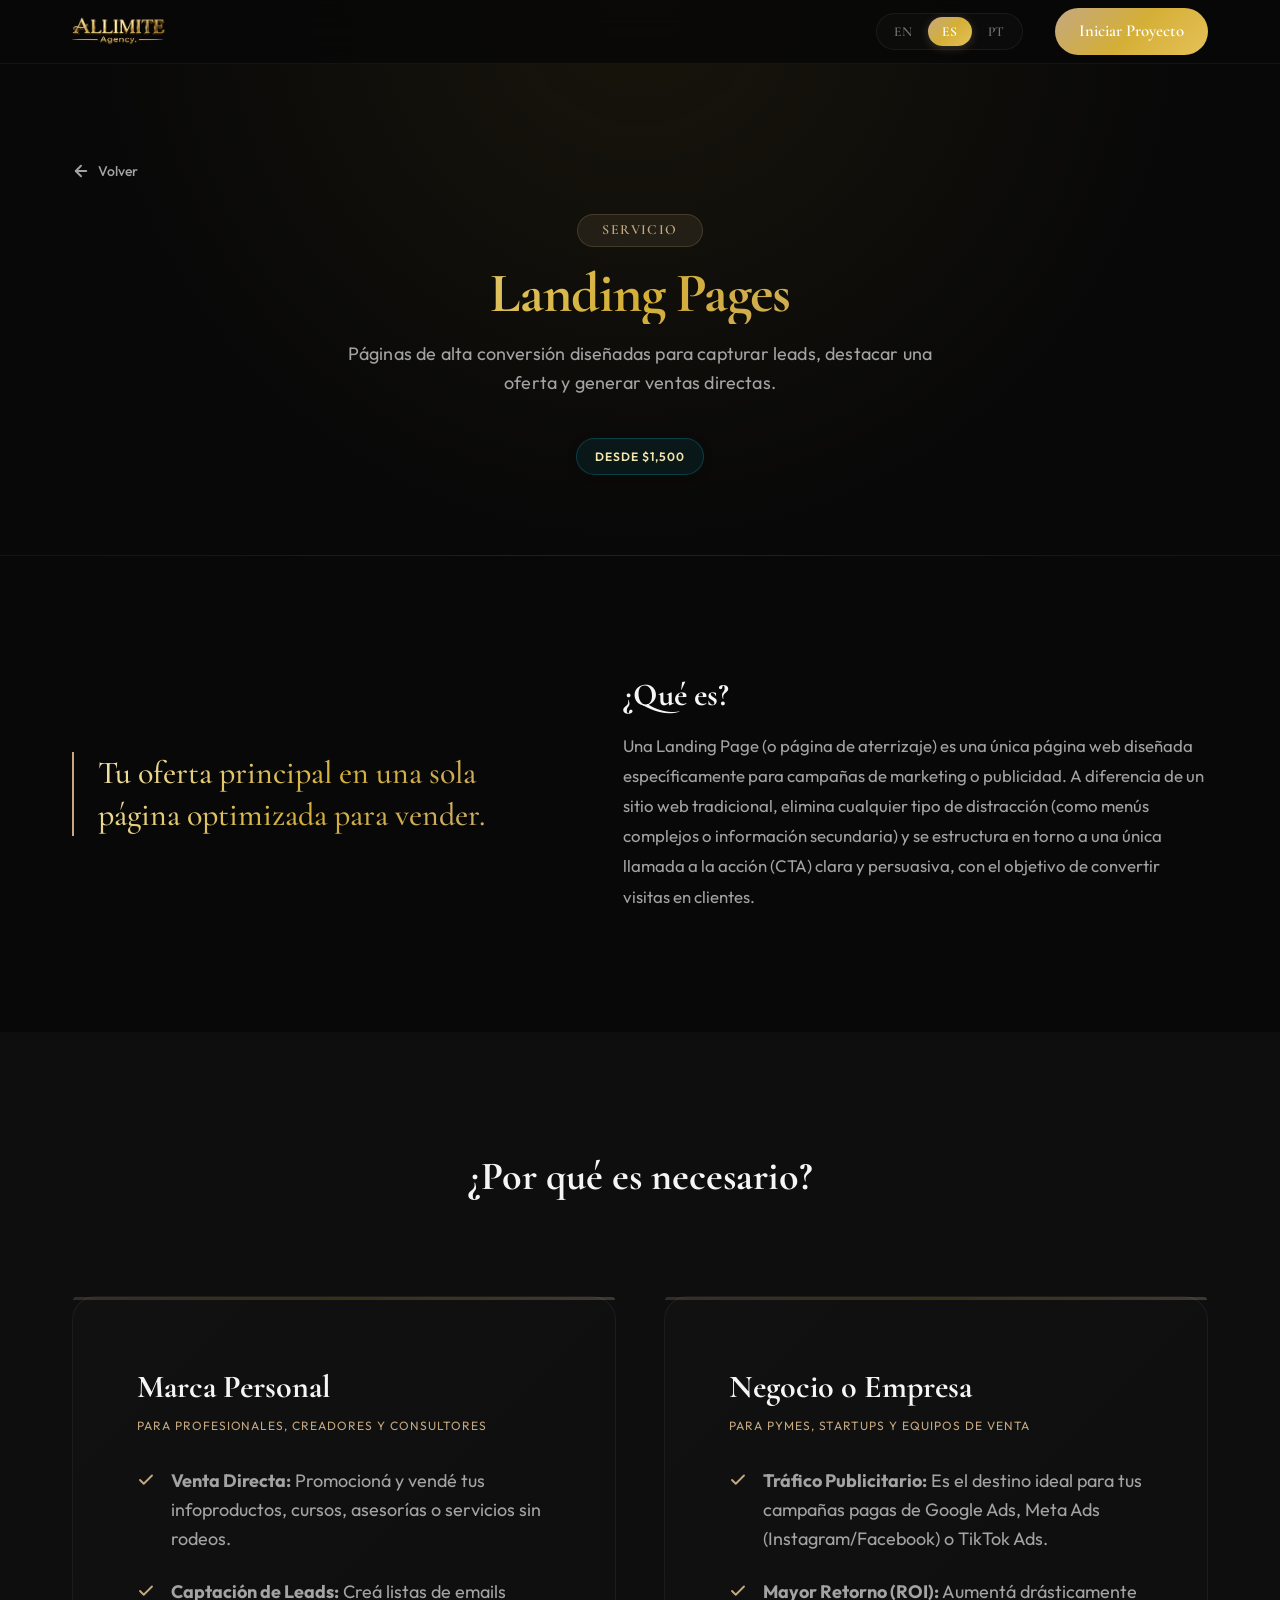
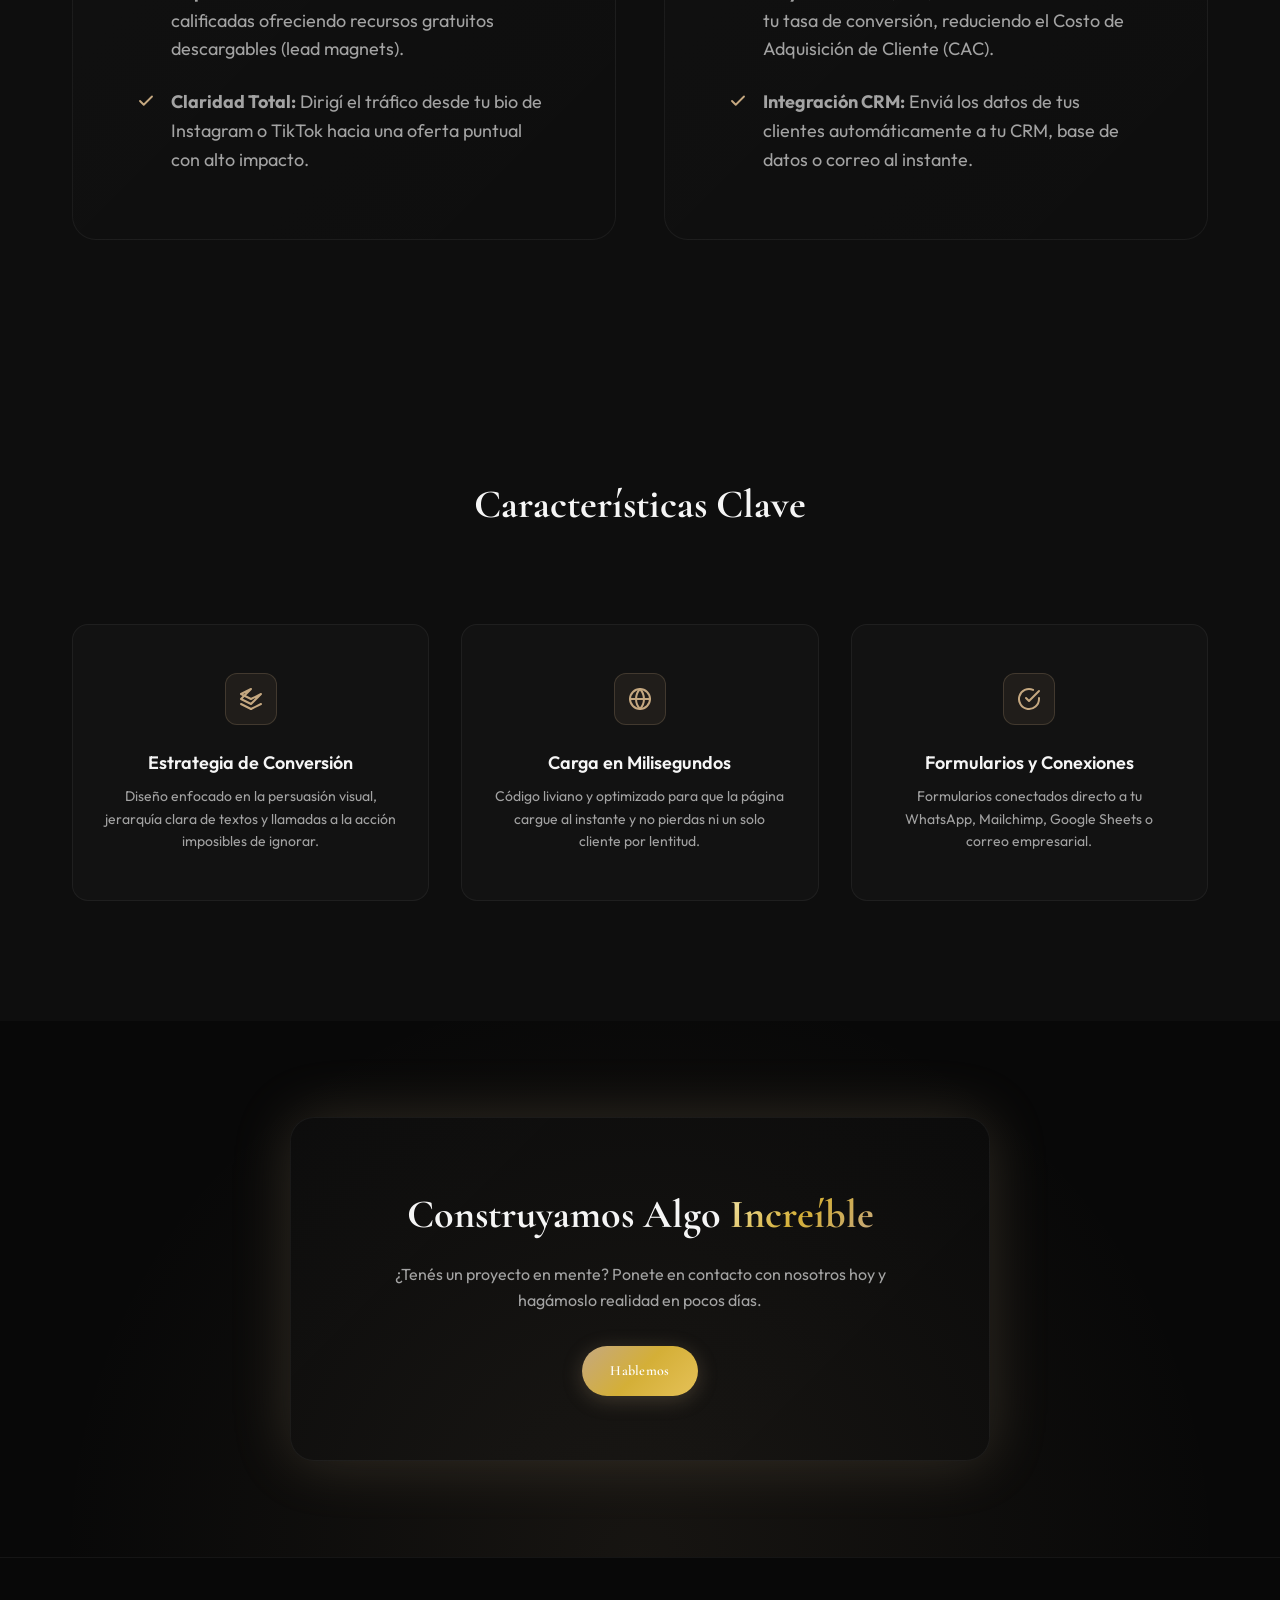
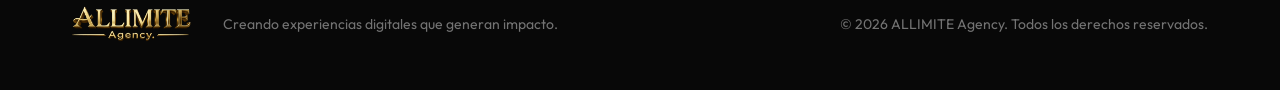
<file: services/landing-pages.html>
<!DOCTYPE html>
<html lang="es">
<head>
    <meta charset="UTF-8">
    <meta name="viewport" content="width=device-width, initial-scale=1.0">
    <meta name="description" content="Páginas de aterrizaje diseñadas estratégicamente para maximizar conversiones, captar leads y acelerar ventas de campañas publicitarias.">
    <title>Landing Pages de Alta Conversión | ALLIMITE Agency</title>

    <!-- Canonical & Alternate Links -->
    <link rel="canonical" href="https://allimite.agency/services/landing-pages.html">
    <!-- Favicon & App Icons -->
    <link rel="icon" type="image/png" sizes="32x32" href="../assets/favicon-32x32.png">
    <link rel="icon" type="image/png" sizes="16x16" href="../assets/favicon-16x16.png">
    <link rel="apple-touch-icon" sizes="180x180" href="../assets/apple-touch-icon.png">
    <link rel="shortcut icon" href="../favicon.ico">
    <link rel="service-doc" type="text/markdown" href="https://allimite.agency/llms.txt">
    <link rel="ai-catalog" type="application/json" href="https://allimite.agency/.well-known/ai-catalog.json">

    <!-- Open Graph -->
    <meta property="og:type" content="article">
    <meta property="og:site_name" content="ALLIMITE Agency">
    <meta property="og:title" content="Landing Pages de Alta Conversión | ALLIMITE Agency">
    <meta property="og:description" content="Páginas de aterrizaje diseñadas estratégicamente para maximizar conversiones, captar leads y acelerar ventas de campañas publicitarias.">
    <meta property="og:url" content="https://allimite.agency/services/landing-pages.html">
    <meta property="og:image" content="https://allimite.agency/og-cover.png">

    <!-- Twitter / X Cards -->
    <meta name="twitter:card" content="summary_large_image">
    <meta name="twitter:site" content="@allimiteagency">
    <meta name="twitter:title" content="Landing Pages de Alta Conversión | ALLIMITE Agency">
    <meta name="twitter:description" content="Páginas de aterrizaje diseñadas estratégicamente para maximizar conversiones, captar leads y acelerar ventas de campañas publicitarias.">
    <meta name="twitter:image" content="https://allimite.agency/og-cover.png">

    <!-- Structured Data (JSON-LD) -->
    <script type="application/ld+json">
    {
      "@context": "https://schema.org",
      "@type": "Service",
      "name": "Landing Pages de Alta Conversión",
      "description": "Páginas de aterrizaje diseñadas estratégicamente para maximizar conversiones, captar leads y acelerar ventas de campañas publicitarias.",
      "provider": {
        "@type": "ProfessionalService",
        "name": "ALLIMITE Agency",
        "url": "https://allimite.agency/"
      },
      "url": "https://allimite.agency/services/landing-pages.html",
      "areaServed": "Worldwide"
    }
    </script>

    <!-- Fonts -->
    <link rel="preconnect" href="https://fonts.googleapis.com">
    <link rel="preconnect" href="https://fonts.gstatic.com" crossorigin>
    <link href="https://fonts.googleapis.com/css2?family=Cormorant+Garamond:ital,wght@0,300;0,400;0,500;0,600;0,700;1,400&family=Outfit:wght@300;400;500;600;700&display=swap" rel="stylesheet">
    
    <link rel="stylesheet" href="../styles.css?v=1.0.6">
</head>
<body data-service-page="landing-pages">

    <!-- ==================== NAVIGATION ==================== -->
    <nav class="navbar scrolled" id="navbar">
        <div class="nav-container">
            <a href="../index.html" class="nav-logo" aria-label="Home">
                <img src="../assets/logo.png" alt="ALLIMITE AGENCY" class="logo-img">
            </a>
            <div class="nav-menu" id="nav-menu">
                <div class="lang-toggle" id="lang-toggle">
                    <button class="lang-btn" data-lang="en">EN</button>
                    <button class="lang-btn active" data-lang="es">ES</button>
                    <button class="lang-btn" data-lang="pt">PT</button>
                </div>
                <a href="../index.html#contact" class="nav-link nav-link--cta" id="cta-start">Start Project</a>
            </div>
            <button class="nav-toggle" id="nav-toggle" aria-label="Toggle navigation menu">
                <span></span>
                <span></span>
                <span></span>
            </button>
        </div>
    </nav>

    <!-- ==================== HERO SECTION ==================== -->
    <section class="service-detail-hero">
        <div class="container">
            <div class="back-btn-container">
                <a href="../index.html#services" class="back-link">
                    <svg width="18" height="18" viewBox="0 0 24 24" fill="none" stroke="currentColor" stroke-width="2.5" stroke-linecap="round" stroke-linejoin="round"><line x1="19" y1="12" x2="5" y2="12"/><polyline points="12 19 5 12 12 5"/></svg>
                    <span id="nav-back-detail">Volver</span>
                </a>
            </div>
            <div class="service-hero-content">
                <span class="section-tag" id="cat-tag">Servicio</span>
                <h1 class="hero-title gradient-text reveal" id="page-title">Landing Pages</h1>
                <p class="hero-subtitle reveal" id="page-subtitle">Páginas de alta conversión diseñadas para captar leads e impulsar ventas.</p>
                
                <div class="service-meta-pills reveal">
                    <span class="meta-pill meta-pill--price" id="pill-price">Desde $1,500</span>
                </div>
            </div>
        </div>
    </section>

    <!-- ==================== DETAILED DESCRIPTION ==================== -->
    <section class="section what-is-section">
        <div class="container">
            <div class="what-is-grid reveal">
                <div class="what-is-highlight-container">
                    <h3 class="what-is-highlight gradient-text" id="what-is-highlight">
                        Cargando...
                    </h3>
                </div>
                <div class="what-is-text">
                    <h2 class="section-title" id="title-what-is" style="text-align: left; margin-bottom: var(--space-md); font-size: var(--fs-2xl);">¿Qué es?</h2>
                    <p id="what-is-desc" style="font-size: 1.05rem; line-height: 1.8; margin: 0; color: var(--text-secondary);">
                        Cargando información del servicio...
                    </p>
                </div>
            </div>
        </div>
    </section>

    <!-- ==================== WHY IS IT NECESSARY ==================== -->
    <section class="section comparison-section" style="background: var(--bg-secondary);">
        <div class="container">
            <div class="section-header reveal">
                <h2 class="section-title" id="title-why-needed">¿Por qué es necesario?</h2>
            </div>
            <div class="comparison-grid reveal">
                <!-- Marca Personal Card -->
                <div class="comparison-card">
                    <h3 id="brand-title">Marca Personal</h3>
                    <div class="comparison-subtitle" id="brand-subtitle">Para Profesionales, Creadores y Consultores</div>
                    <ul class="comparison-list" id="brand-list">
                        <!-- Bullets populated dynamically by services.js -->
                    </ul>
                </div>
                
                <!-- Negocio / Empresa Card -->
                <div class="comparison-card">
                    <h3 id="business-title">Negocio o Empresa</h3>
                    <div class="comparison-subtitle" id="business-subtitle">Para Pymes, Startups y Empresas</div>
                    <ul class="comparison-list" id="business-list">
                        <!-- Bullets populated dynamically by services.js -->
                    </ul>
                </div>
            </div>
        </div>
    </section>

    <!-- ==================== TECHNICAL FEATURES ==================== -->
    <section class="section features-section">
        <div class="container">
            <div class="section-header reveal">
                <h2 class="section-title" id="title-features">Características Clave</h2>
            </div>
            <div class="features-detail-grid reveal">
                <!-- Feature 1 -->
                <div class="feature-detail-card">
                    <div class="feature-detail-icon">
                        <svg width="24" height="24" viewBox="0 0 24 24" fill="none" stroke="currentColor" stroke-width="2" stroke-linecap="round" stroke-linejoin="round"><polygon points="12 2 2 7 12 12 22 7 12 17 2 12"/><line x1="2" y1="17" x2="12" y2="22"/><line x1="12" y1="22" x2="22" y2="17"/></svg>
                    </div>
                    <h4 id="feat1-title">Estrategia de Conversión</h4>
                    <p id="feat1-desc">Diseñadas para maximizar tus ventas y registros.</p>
                </div>
                <!-- Feature 2 -->
                <div class="feature-detail-card">
                    <div class="feature-detail-icon">
                        <svg width="24" height="24" viewBox="0 0 24 24" fill="none" stroke="currentColor" stroke-width="2" stroke-linecap="round" stroke-linejoin="round"><circle cx="12" cy="12" r="10"/><line x1="2" y1="12" x2="22" y2="12"/><path d="M12 2a15.3 15.3 0 014 10 15.3 15.3 0 01-4 10 15.3 15.3 0 01-4-10 15.3 15.3 0 014-10z"/></svg>
                    </div>
                    <h4 id="feat2-title">Carga en milisegundos</h4>
                    <p id="feat2-desc">Código liviano y optimizado para evitar rebotes.</p>
                </div>
                <!-- Feature 3 -->
                <div class="feature-detail-card">
                    <div class="feature-detail-icon">
                        <svg width="24" height="24" viewBox="0 0 24 24" fill="none" stroke="currentColor" stroke-width="2" stroke-linecap="round" stroke-linejoin="round"><path d="M22 11.08V12a10 10 0 11-5.93-9.14"/><polyline points="22 4 12 14.01 9 11.01"/></svg>
                    </div>
                    <h4 id="feat3-title">Conectividad Total</h4>
                    <p id="feat3-desc">Integrado con WhatsApp, Mailchimp, email o CRM.</p>
                </div>
            </div>
        </div>
    </section>

    <!-- ==================== CTA SECTION ==================== -->
    <section class="section cta-details-section">
        <div class="container reveal">
            <div class="cta-details-box">
                <h3 id="cta-box-title">Construyamos Algo <span class="gradient-text">Increíble</span></h3>
                <p id="cta-box-desc">¿Tenés un proyecto en mente? Ponete en contacto con nosotros hoy y hagámoslo realidad.</p>
                <a href="../index.html#contact" class="btn btn--primary" id="cta-box-btn">Hablemos</a>
            </div>
        </div>
    </section>

    <!-- ==================== FOOTER ==================== -->
    <footer class="footer">
        <div class="container footer-content">
            <div class="footer-left">
                <a href="../index.html" class="nav-logo">
                    <img src="../assets/logo.png" alt="ALLIMITE AGENCY" class="logo-img">
                </a>
                <p id="footer-tagline">Building digital experiences that make an impact.</p>
            </div>
            <div class="footer-right">
                <p id="footer-copy">&copy; 2026 ALLIMITE Agency. All rights reserved.</p>
            </div>
        </div>
    </footer>

    <script src="services.js"></script>
    <script>
        // Ensure "Volver" text is translated
        document.addEventListener('DOMContentLoaded', () => {
            const backText = {
                en: 'Back',
                es: 'Volver',
                pt: 'Voltar'
            };
            const btn = document.getElementById('nav-back-detail');
            if (btn) btn.textContent = backText[localStorage.getItem('portfolio-lang') || 'en'] || 'Back';
            
            // Listen for language changes to update the detail back button text
            const langToggle = document.getElementById('lang-toggle');
            if (langToggle) {
                langToggle.addEventListener('click', () => {
                    setTimeout(() => {
                        const currentL = localStorage.getItem('portfolio-lang') || 'en';
                        if (btn) btn.textContent = backText[currentL] || 'Back';
                    }, 10);
                });
            }
        });
    </script>
</body>
</html>
</file>
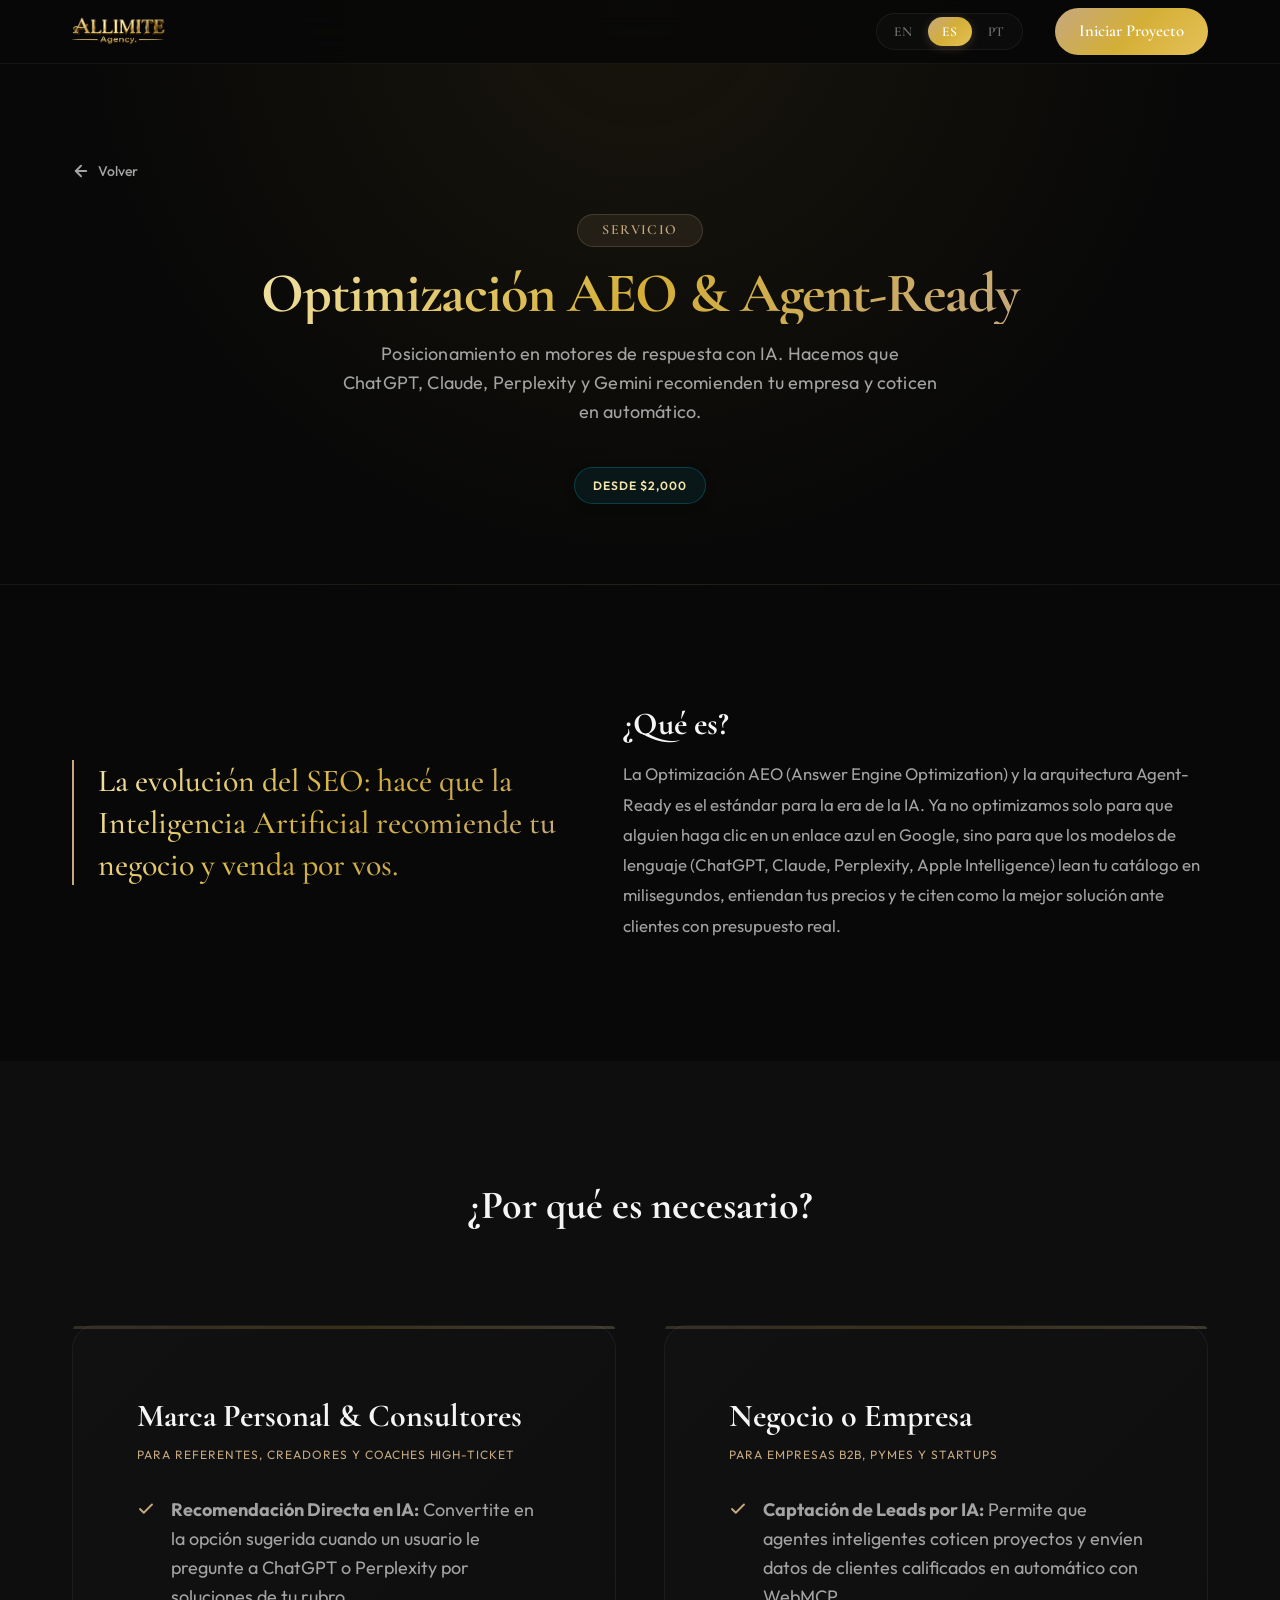
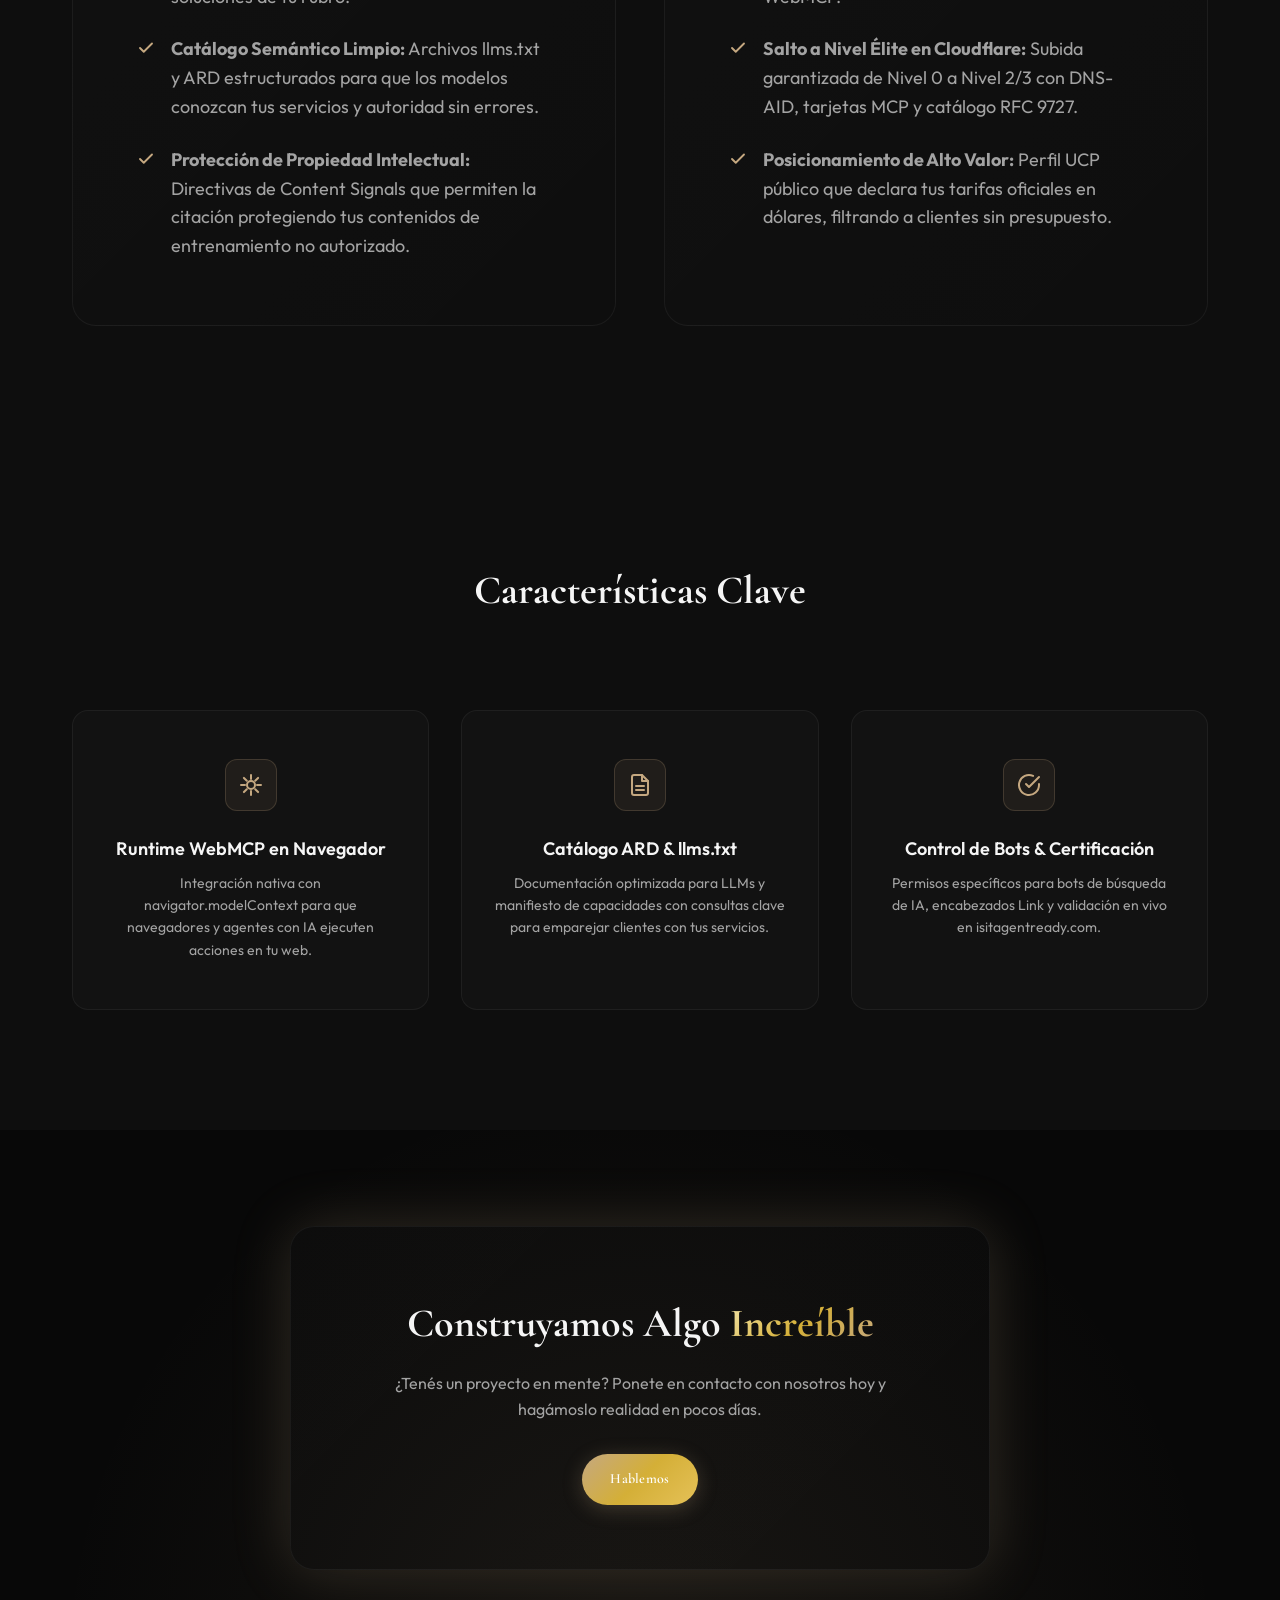
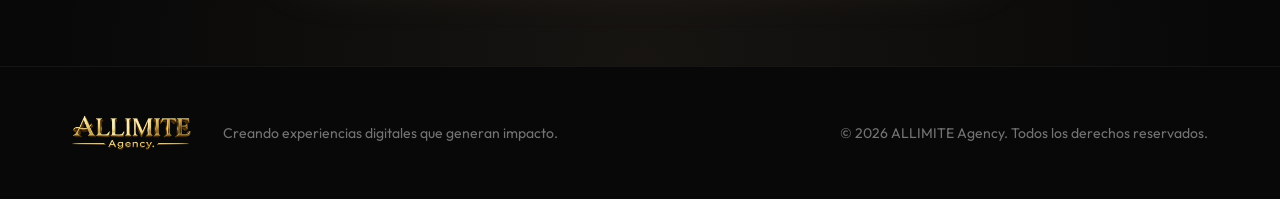
<file: services/optimizacion-aeo.html>
<!DOCTYPE html>
<html lang="es">
<head>
    <meta charset="UTF-8">
    <meta name="viewport" content="width=device-width, initial-scale=1.0">
    <meta name="description" content="Optimización AEO (Answer Engine Optimization) y preparación Agent-Ready. Hacemos que ChatGPT, Claude, Perplexity y Gemini recomienden tu empresa y coticen en automático.">
    <title>Optimización AEO & Agent-Ready | ALLIMITE Agency</title>

    <!-- Canonical & Alternate Links -->
    <link rel="canonical" href="https://allimite.agency/services/optimizacion-aeo.html">
    <link rel="service-doc" type="text/markdown" href="https://allimite.agency/llms.txt">
    <link rel="ai-catalog" type="application/json" href="https://allimite.agency/.well-known/ai-catalog.json">

    <!-- Favicon & App Icons -->
    <link rel="icon" type="image/png" sizes="32x32" href="../assets/favicon-32x32.png">
    <link rel="icon" type="image/png" sizes="16x16" href="../assets/favicon-16x16.png">
    <link rel="apple-touch-icon" sizes="180x180" href="../assets/apple-touch-icon.png">
    <link rel="shortcut icon" href="../favicon.ico">

    <!-- Open Graph -->
    <meta property="og:type" content="article">
    <meta property="og:site_name" content="ALLIMITE Agency">
    <meta property="og:title" content="Optimización AEO & Infraestructura Agent-Ready | ALLIMITE Agency">
    <meta property="og:description" content="Posicionamiento en motores de respuesta con IA. Auditoría técnica, WebMCP, catálogos semánticos y preparación para agentes autónomos.">
    <meta property="og:url" content="https://allimite.agency/services/optimizacion-aeo.html">
    <meta property="og:image" content="https://allimite.agency/og-cover.png">

    <!-- Twitter / X Cards -->
    <meta name="twitter:card" content="summary_large_image">
    <meta name="twitter:site" content="@allimiteagency">
    <meta name="twitter:title" content="Optimización AEO & Infraestructura Agent-Ready | ALLIMITE Agency">
    <meta name="twitter:description" content="Posicionamiento en motores de respuesta con IA. Auditoría técnica, WebMCP, catálogos semánticos y preparación para agentes autónomos.">
    <meta name="twitter:image" content="https://allimite.agency/og-cover.png">

    <!-- Structured Data (JSON-LD) -->
    <script type="application/ld+json">
    {
      "@context": "https://schema.org",
      "@type": "Service",
      "name": "Optimización AEO & Infraestructura Agent-Ready",
      "description": "Servicio de posicionamiento en motores de respuesta con IA (ChatGPT, Claude, Perplexity), auditoría técnica, WebMCP y arquitectura de datos para agentes.",
      "provider": {
        "@type": "ProfessionalService",
        "name": "ALLIMITE Agency",
        "url": "https://allimite.agency/"
      },
      "url": "https://allimite.agency/services/optimizacion-aeo.html",
      "areaServed": "Worldwide"
    }
    </script>

    <!-- Fonts -->
    <link rel="preconnect" href="https://fonts.googleapis.com">
    <link rel="preconnect" href="https://fonts.gstatic.com" crossorigin>
    <link href="https://fonts.googleapis.com/css2?family=Cormorant+Garamond:ital,wght@0,300;0,400;0,500;0,600;0,700;1,400&family=Outfit:wght@300;400;500;600;700&display=swap" rel="stylesheet">
    
    <link rel="stylesheet" href="../styles.css?v=1.0.8">
</head>
<body data-service-page="optimizacion-aeo">

    <!-- ==================== NAVIGATION ==================== -->
    <nav class="navbar scrolled" id="navbar">
        <div class="nav-container">
            <a href="../index.html" class="nav-logo" aria-label="Home">
                <img src="../assets/logo.png" alt="ALLIMITE AGENCY" class="logo-img">
            </a>
            <div class="nav-menu" id="nav-menu">
                <div class="lang-toggle" id="lang-toggle">
                    <button class="lang-btn" data-lang="en">EN</button>
                    <button class="lang-btn active" data-lang="es">ES</button>
                    <button class="lang-btn" data-lang="pt">PT</button>
                </div>
                <a href="../index.html#contact" class="nav-link nav-link--cta" id="cta-start">Iniciar Proyecto</a>
            </div>
            <button class="nav-toggle" id="nav-toggle" aria-label="Toggle navigation menu">
                <span></span>
                <span></span>
                <span></span>
            </button>
        </div>
    </nav>

    <!-- ==================== HERO SECTION ==================== -->
    <section class="service-detail-hero">
        <div class="container">
            <div class="back-btn-container">
                <a href="../index.html#services" class="back-link">
                    <svg width="18" height="18" viewBox="0 0 24 24" fill="none" stroke="currentColor" stroke-width="2.5" stroke-linecap="round" stroke-linejoin="round"><line x1="19" y1="12" x2="5" y2="12"/><polyline points="12 19 5 12 12 5"/></svg>
                    <span id="nav-back-detail">Volver</span>
                </a>
            </div>
            <div class="service-hero-content">
                <span class="section-tag" id="cat-tag">Servicio</span>
                <h1 class="hero-title gradient-text reveal" id="page-title">Optimización AEO & Agent-Ready</h1>
                <p class="hero-subtitle reveal" id="page-subtitle">Posicionamiento en motores de respuesta con IA. Hacemos que ChatGPT, Claude, Perplexity y Gemini recomienden tu empresa y coticen tus servicios en automático.</p>
                
                <div class="service-meta-pills reveal">
                    <span class="meta-pill meta-pill--price" id="pill-price">Desde $2,000</span>
                </div>
            </div>
        </div>
    </section>

    <!-- ==================== DETAILED DESCRIPTION ==================== -->
    <section class="section what-is-section">
        <div class="container">
            <div class="what-is-grid reveal">
                <div class="what-is-highlight-container">
                    <h3 class="what-is-highlight gradient-text" id="what-is-highlight">
                        Cargando...
                    </h3>
                </div>
                <div class="what-is-text">
                    <h2 class="section-title" id="title-what-is" style="text-align: left; margin-bottom: var(--space-md); font-size: var(--fs-2xl);">¿Qué es?</h2>
                    <p id="what-is-desc" style="font-size: 1.05rem; line-height: 1.8; margin: 0; color: var(--text-secondary);">
                        Cargando información del servicio...
                    </p>
                </div>
            </div>
        </div>
    </section>

    <!-- ==================== WHY IS IT NECESSARY ==================== -->
    <section class="section comparison-section" style="background: var(--bg-secondary);">
        <div class="container">
            <div class="section-header reveal">
                <h2 class="section-title" id="title-why-needed">¿Por qué es necesario?</h2>
            </div>
            <div class="comparison-grid reveal">
                <!-- Marca Personal Card -->
                <div class="comparison-card">
                    <h3 id="brand-title">Marca Personal</h3>
                    <div class="comparison-subtitle" id="brand-subtitle">Para Profesionales, Creadores y Consultores</div>
                    <ul class="comparison-list" id="brand-list">
                        <!-- Bullets populated dynamically by services.js -->
                    </ul>
                </div>
                
                <!-- Negocio / Empresa Card -->
                <div class="comparison-card">
                    <h3 id="business-title">Negocio o Empresa</h3>
                    <div class="comparison-subtitle" id="business-subtitle">Para Pymes, Startups y Empresas</div>
                    <ul class="comparison-list" id="business-list">
                        <!-- Bullets populated dynamically by services.js -->
                    </ul>
                </div>
            </div>
        </div>
    </section>

    <!-- ==================== TECHNICAL FEATURES ==================== -->
    <section class="section features-section">
        <div class="container">
            <div class="section-header reveal">
                <h2 class="section-title" id="title-features">Características Clave</h2>
            </div>
            <div class="features-detail-grid reveal">
                <!-- Feature 1 -->
                <div class="feature-detail-card">
                    <div class="feature-detail-icon">
                        <svg width="24" height="24" viewBox="0 0 24 24" fill="none" stroke="currentColor" stroke-width="2" stroke-linecap="round" stroke-linejoin="round"><path d="M12 2v4M12 18v4M4.93 4.93l2.83 2.83M16.24 16.24l2.83 2.83M2 12h4M18 12h4M4.93 19.07l2.83-2.83M16.24 7.76l2.83-2.83"/><circle cx="12" cy="12" r="4"/></svg>
                    </div>
                    <h4 id="feat1-title">Runtime WebMCP en Navegador</h4>
                    <p id="feat1-desc">Integración de herramientas nativas para interactividad con agentes.</p>
                </div>
                <!-- Feature 2 -->
                <div class="feature-detail-card">
                    <div class="feature-detail-icon">
                        <svg width="24" height="24" viewBox="0 0 24 24" fill="none" stroke="currentColor" stroke-width="2" stroke-linecap="round" stroke-linejoin="round"><path d="M14 2H6a2 2 0 0 0-2 2v16a2 2 0 0 0 2 2h12a2 2 0 0 0 2-2V8z"/><polyline points="14 2 14 8 20 8"/><line x1="16" y1="13" x2="8" y2="13"/><line x1="16" y1="17" x2="8" y2="17"/></svg>
                    </div>
                    <h4 id="feat2-title">Catálogo ARD & llms.txt</h4>
                    <p id="feat2-desc">Estructuración de datos y queries clave para motores de respuesta.</p>
                </div>
                <!-- Feature 3 -->
                <div class="feature-detail-card">
                    <div class="feature-detail-icon">
                        <svg width="24" height="24" viewBox="0 0 24 24" fill="none" stroke="currentColor" stroke-width="2" stroke-linecap="round" stroke-linejoin="round"><path d="M22 11.08V12a10 10 0 1 1-5.93-9.14"/><polyline points="22 4 12 14.01 9 11.01"/></svg>
                    </div>
                    <h4 id="feat3-title">Control de Bots & Certificación</h4>
                    <p id="feat3-desc">Permisos para bots de IA, encabezados Link y validación en vivo.</p>
                </div>
            </div>
        </div>
    </section>

    <!-- ==================== CTA SECTION ==================== -->
    <section class="section cta-details-section">
        <div class="container reveal">
            <div class="cta-details-box">
                <h3 id="cta-box-title">Construyamos Algo <span class="gradient-text">Increíble</span></h3>
                <p id="cta-box-desc">¿Tenés un proyecto en mente? Ponete en contacto con nosotros hoy y hagámoslo realidad.</p>
                <a href="../index.html#contact" class="btn btn--primary" id="cta-box-btn">Hablemos</a>
            </div>
        </div>
    </section>

    <!-- ==================== FOOTER ==================== -->
    <footer class="footer">
        <div class="container footer-content">
            <div class="footer-left">
                <a href="../index.html" class="nav-logo">
                    <img src="../assets/logo.png" alt="ALLIMITE AGENCY" class="logo-img">
                </a>
                <p id="footer-tagline">Building digital experiences that make an impact.</p>
            </div>
            <div class="footer-right">
                <p id="footer-copy">&copy; 2026 ALLIMITE Agency. All rights reserved.</p>
            </div>
        </div>
    </footer>

    <script src="services.js"></script>
    <script>
        // Ensure "Volver" text is translated
        document.addEventListener('DOMContentLoaded', () => {
            const backText = {
                en: 'Back',
                es: 'Volver',
                pt: 'Voltar'
            };
            const btn = document.getElementById('nav-back-detail');
            if (btn) btn.textContent = backText[localStorage.getItem('portfolio-lang') || 'en'] || 'Back';
            
            // Listen for language changes to update the detail back button text
            const langToggle = document.getElementById('lang-toggle');
            if (langToggle) {
                langToggle.addEventListener('click', () => {
                    setTimeout(() => {
                        const currentL = localStorage.getItem('portfolio-lang') || 'en';
                        if (btn) btn.textContent = backText[currentL] || 'Back';
                    }, 10);
                });
            }
        });
    </script>
</body>
</html>
</file>
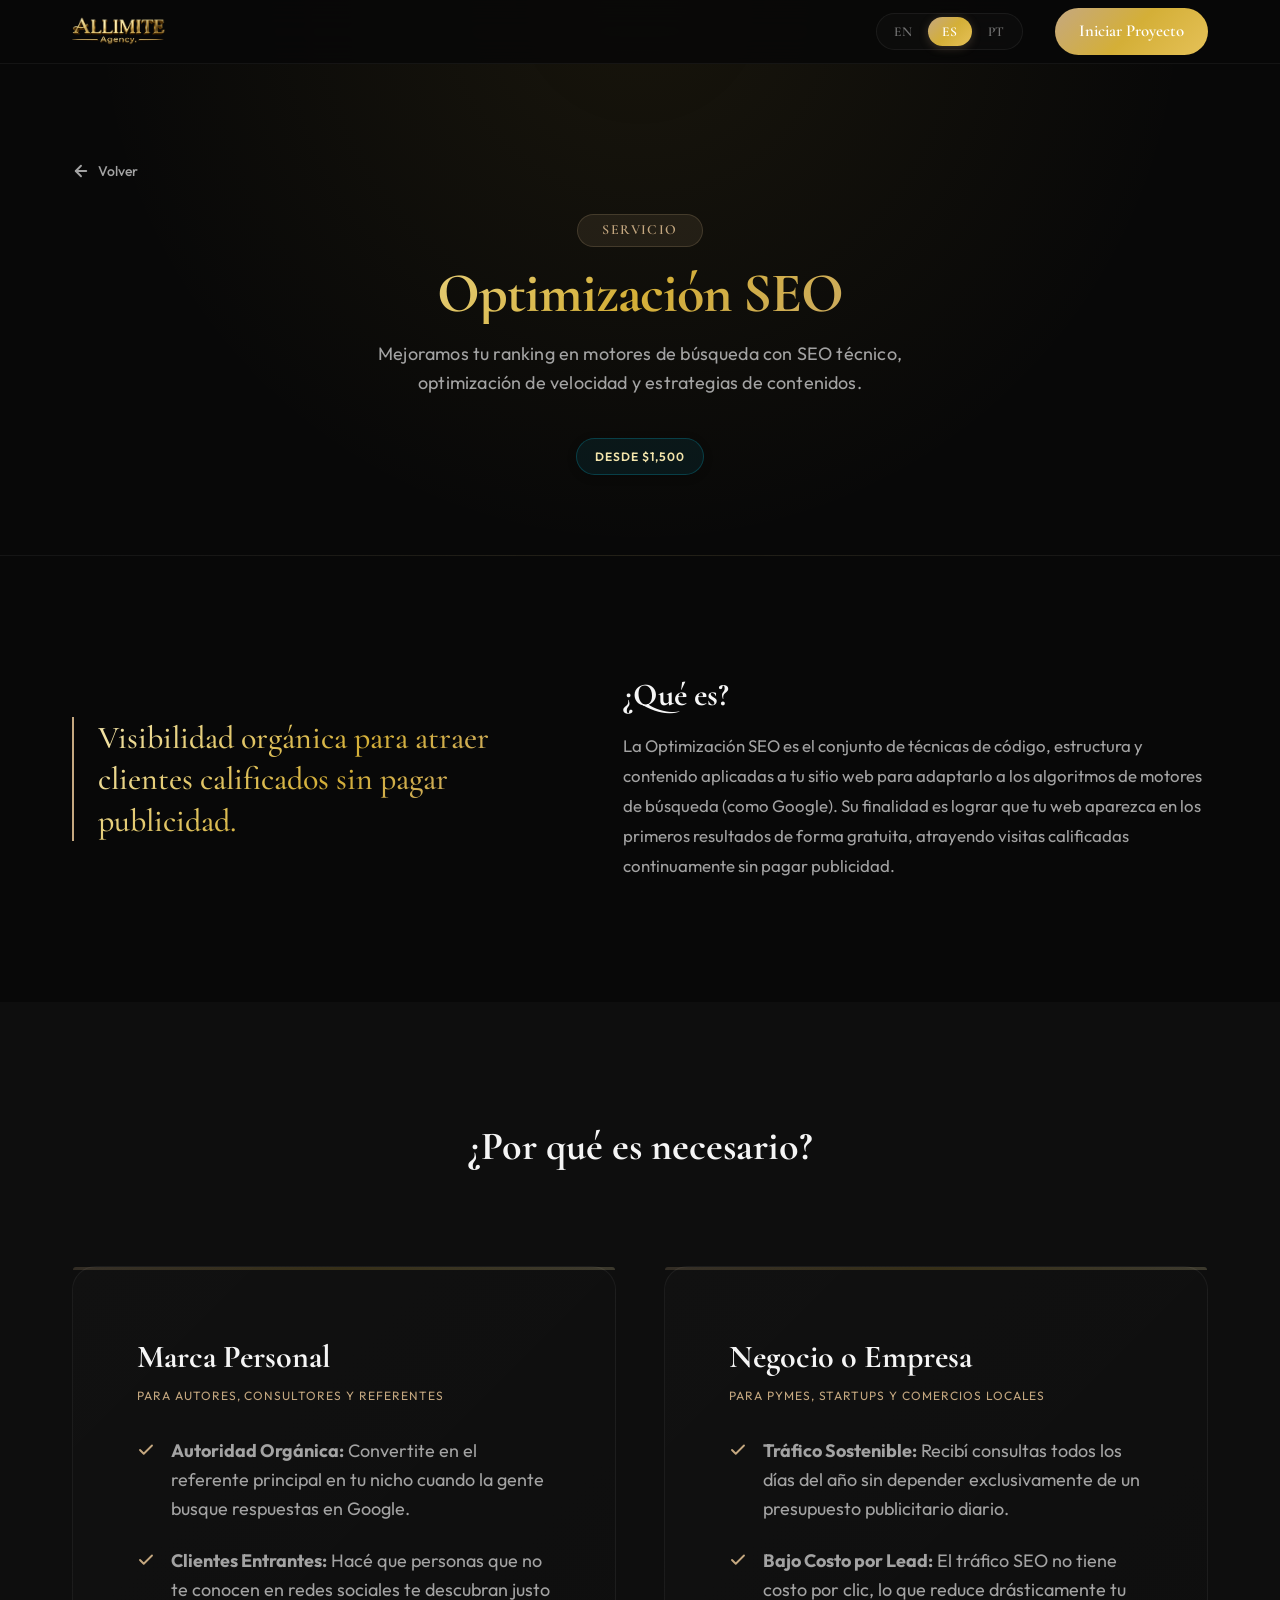
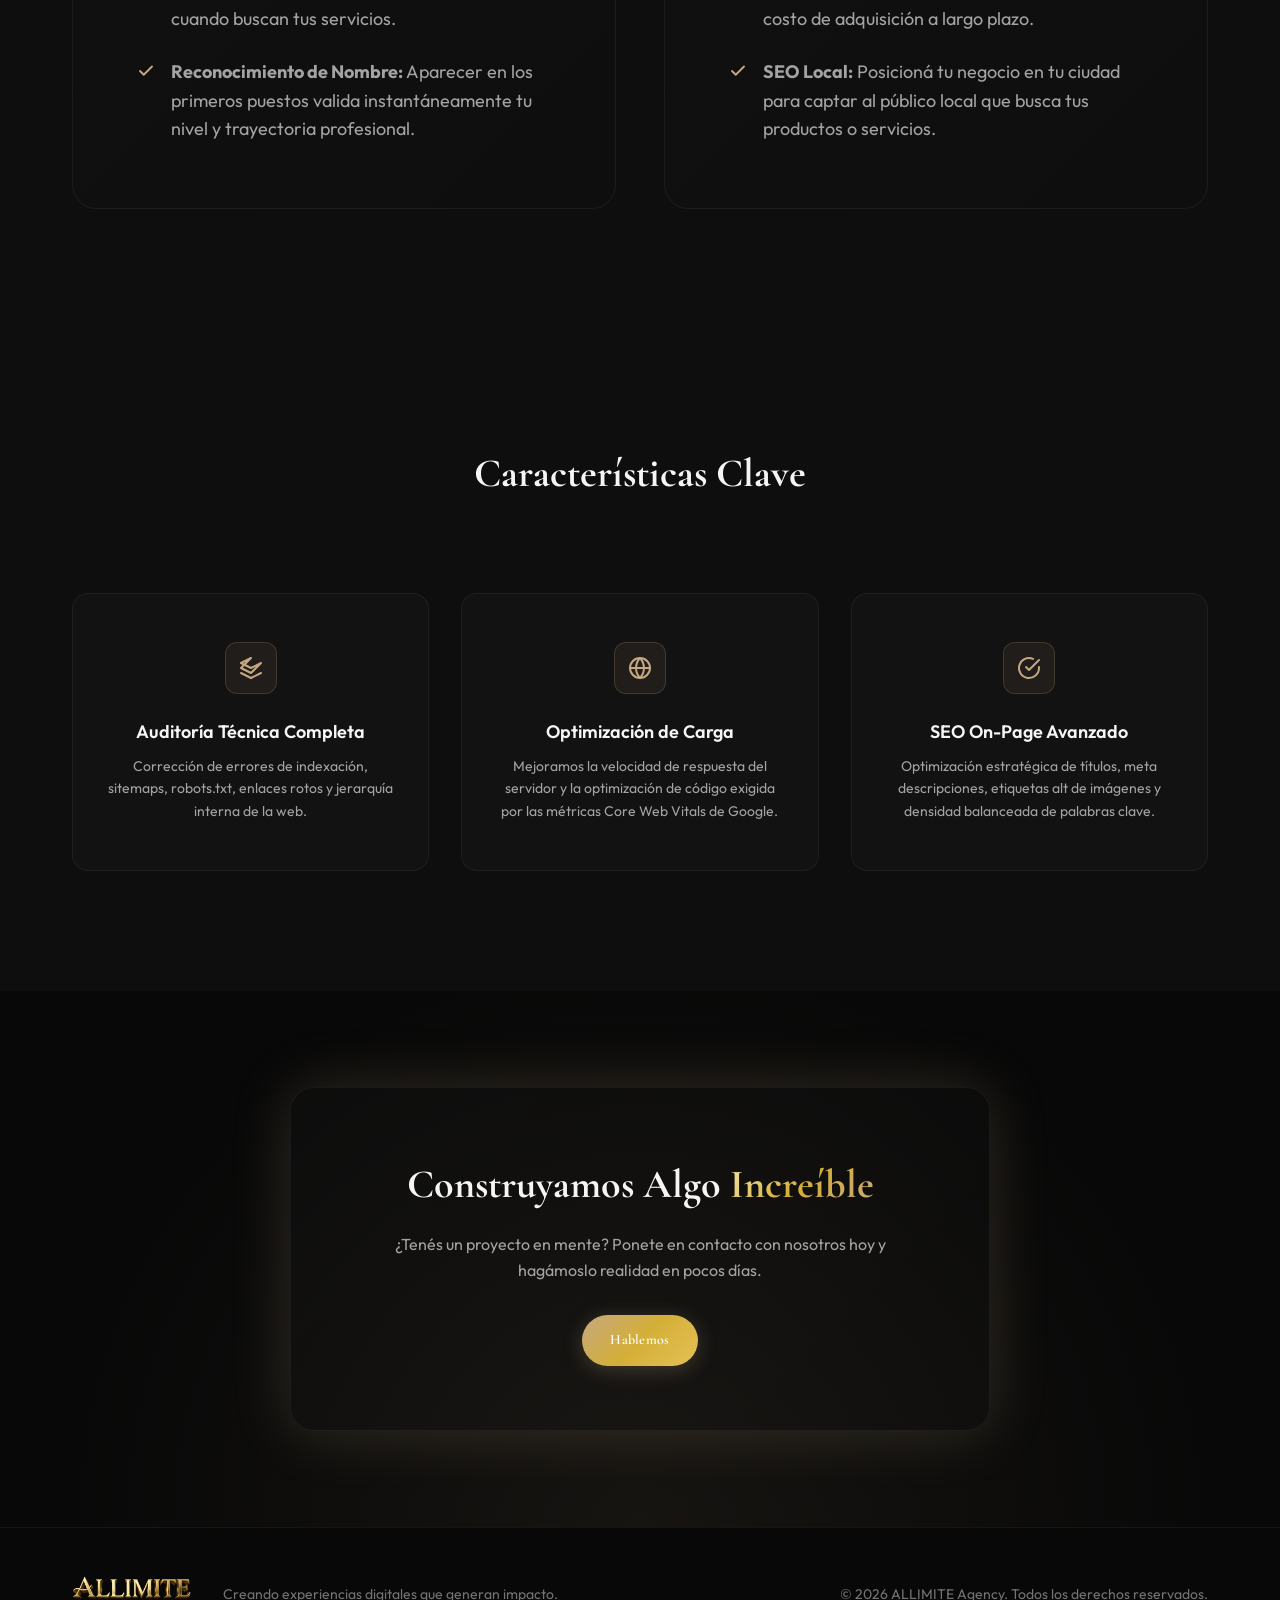
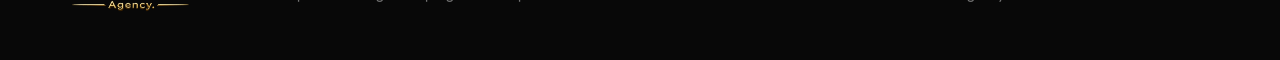
<file: services/optimizacion-seo.html>
<!DOCTYPE html>
<html lang="es">
<head>
    <meta charset="UTF-8">
    <meta name="viewport" content="width=device-width, initial-scale=1.0">
    <meta name="description" content="Posicionamiento orgánico en Google y motores de búsqueda con IA, optimización técnica y cumplimiento estricto de Core Web Vitals.">
    <title>Optimización SEO Técnico & Core Web Vitals | ALLIMITE Agency</title>

    <!-- Canonical & Alternate Links -->
    <link rel="canonical" href="https://allimite.agency/services/optimizacion-seo.html">
    <!-- Favicon & App Icons -->
    <link rel="icon" type="image/png" sizes="32x32" href="../assets/favicon-32x32.png">
    <link rel="icon" type="image/png" sizes="16x16" href="../assets/favicon-16x16.png">
    <link rel="apple-touch-icon" sizes="180x180" href="../assets/apple-touch-icon.png">
    <link rel="shortcut icon" href="../favicon.ico">
    <link rel="service-doc" type="text/markdown" href="https://allimite.agency/llms.txt">
    <link rel="ai-catalog" type="application/json" href="https://allimite.agency/.well-known/ai-catalog.json">

    <!-- Open Graph -->
    <meta property="og:type" content="article">
    <meta property="og:site_name" content="ALLIMITE Agency">
    <meta property="og:title" content="Optimización SEO Técnico & Core Web Vitals | ALLIMITE Agency">
    <meta property="og:description" content="Posicionamiento orgánico en Google y motores de búsqueda con IA, optimización técnica y cumplimiento estricto de Core Web Vitals.">
    <meta property="og:url" content="https://allimite.agency/services/optimizacion-seo.html">
    <meta property="og:image" content="https://allimite.agency/og-cover.png">

    <!-- Twitter / X Cards -->
    <meta name="twitter:card" content="summary_large_image">
    <meta name="twitter:site" content="@allimiteagency">
    <meta name="twitter:title" content="Optimización SEO Técnico & Core Web Vitals | ALLIMITE Agency">
    <meta name="twitter:description" content="Posicionamiento orgánico en Google y motores de búsqueda con IA, optimización técnica y cumplimiento estricto de Core Web Vitals.">
    <meta name="twitter:image" content="https://allimite.agency/og-cover.png">

    <!-- Structured Data (JSON-LD) -->
    <script type="application/ld+json">
    {
      "@context": "https://schema.org",
      "@type": "Service",
      "name": "Optimización SEO y Core Web Vitals",
      "description": "Posicionamiento orgánico en Google y motores de búsqueda con IA, optimización técnica y cumplimiento estricto de Core Web Vitals.",
      "provider": {
        "@type": "ProfessionalService",
        "name": "ALLIMITE Agency",
        "url": "https://allimite.agency/"
      },
      "url": "https://allimite.agency/services/optimizacion-seo.html",
      "areaServed": "Worldwide"
    }
    </script>

    <!-- Fonts -->
    <link rel="preconnect" href="https://fonts.googleapis.com">
    <link rel="preconnect" href="https://fonts.gstatic.com" crossorigin>
    <link href="https://fonts.googleapis.com/css2?family=Cormorant+Garamond:ital,wght@0,300;0,400;0,500;0,600;0,700;1,400&family=Outfit:wght@300;400;500;600;700&display=swap" rel="stylesheet">
    
    <link rel="stylesheet" href="../styles.css?v=1.0.6">
</head>
<body data-service-page="optimizacion-seo">

    <!-- ==================== NAVIGATION ==================== -->
    <nav class="navbar scrolled" id="navbar">
        <div class="nav-container">
            <a href="../index.html" class="nav-logo" aria-label="Home">
                <img src="../assets/logo.png" alt="ALLIMITE AGENCY" class="logo-img">
            </a>
            <div class="nav-menu" id="nav-menu">
                <div class="lang-toggle" id="lang-toggle">
                    <button class="lang-btn" data-lang="en">EN</button>
                    <button class="lang-btn active" data-lang="es">ES</button>
                    <button class="lang-btn" data-lang="pt">PT</button>
                </div>
                <a href="../index.html#contact" class="nav-link nav-link--cta" id="cta-start">Start Project</a>
            </div>
            <button class="nav-toggle" id="nav-toggle" aria-label="Toggle navigation menu">
                <span></span>
                <span></span>
                <span></span>
            </button>
        </div>
    </nav>

    <!-- ==================== HERO SECTION ==================== -->
    <section class="service-detail-hero">
        <div class="container">
            <div class="back-btn-container">
                <a href="../index.html#services" class="back-link">
                    <svg width="18" height="18" viewBox="0 0 24 24" fill="none" stroke="currentColor" stroke-width="2.5" stroke-linecap="round" stroke-linejoin="round"><line x1="19" y1="12" x2="5" y2="12"/><polyline points="12 19 5 12 12 5"/></svg>
                    <span id="nav-back-detail">Volver</span>
                </a>
            </div>
            <div class="service-hero-content">
                <span class="section-tag" id="cat-tag">Servicio</span>
                <h1 class="hero-title gradient-text reveal" id="page-title">Optimización SEO</h1>
                <p class="hero-subtitle reveal" id="page-subtitle">Mejoramos tu posicionamiento en buscadores con SEO técnico, rendimiento y mejores prácticas.</p>
                
                <div class="service-meta-pills reveal">
                    <span class="meta-pill meta-pill--price" id="pill-price">Desde $1,500</span>
                </div>
            </div>
        </div>
    </section>

    <!-- ==================== DETAILED DESCRIPTION ==================== -->
    <section class="section what-is-section">
        <div class="container">
            <div class="what-is-grid reveal">
                <div class="what-is-highlight-container">
                    <h3 class="what-is-highlight gradient-text" id="what-is-highlight">
                        Cargando...
                    </h3>
                </div>
                <div class="what-is-text">
                    <h2 class="section-title" id="title-what-is" style="text-align: left; margin-bottom: var(--space-md); font-size: var(--fs-2xl);">¿Qué es?</h2>
                    <p id="what-is-desc" style="font-size: 1.05rem; line-height: 1.8; margin: 0; color: var(--text-secondary);">
                        Cargando información del servicio...
                    </p>
                </div>
            </div>
        </div>
    </section>

    <!-- ==================== WHY IS IT NECESSARY ==================== -->
    <section class="section comparison-section" style="background: var(--bg-secondary);">
        <div class="container">
            <div class="section-header reveal">
                <h2 class="section-title" id="title-why-needed">¿Por qué es necesario?</h2>
            </div>
            <div class="comparison-grid reveal">
                <!-- Marca Personal Card -->
                <div class="comparison-card">
                    <h3 id="brand-title">Marca Personal</h3>
                    <div class="comparison-subtitle" id="brand-subtitle">Para Profesionales, Creadores y Consultores</div>
                    <ul class="comparison-list" id="brand-list">
                        <!-- Bullets populated dynamically by services.js -->
                    </ul>
                </div>
                
                <!-- Negocio / Empresa Card -->
                <div class="comparison-card">
                    <h3 id="business-title">Negocio o Empresa</h3>
                    <div class="comparison-subtitle" id="business-subtitle">Para Pymes, Startups y Empresas</div>
                    <ul class="comparison-list" id="business-list">
                        <!-- Bullets populated dynamically by services.js -->
                    </ul>
                </div>
            </div>
        </div>
    </section>

    <!-- ==================== TECHNICAL FEATURES ==================== -->
    <section class="section features-section">
        <div class="container">
            <div class="section-header reveal">
                <h2 class="section-title" id="title-features">Características Clave</h2>
            </div>
            <div class="features-detail-grid reveal">
                <!-- Feature 1 -->
                <div class="feature-detail-card">
                    <div class="feature-detail-icon">
                        <svg width="24" height="24" viewBox="0 0 24 24" fill="none" stroke="currentColor" stroke-width="2" stroke-linecap="round" stroke-linejoin="round"><polygon points="12 2 2 7 12 12 22 7 12 17 2 12"/><line x1="2" y1="17" x2="12" y2="22"/><line x1="12" y1="22" x2="22" y2="17"/></svg>
                    </div>
                    <h4 id="feat1-title">Auditoría Técnica</h4>
                    <p id="feat1-desc">Indexación, sitemaps, robots.txt, redirecciones y arquitectura interna.</p>
                </div>
                <!-- Feature 2 -->
                <div class="feature-detail-card">
                    <div class="feature-detail-icon">
                        <svg width="24" height="24" viewBox="0 0 24 24" fill="none" stroke="currentColor" stroke-width="2" stroke-linecap="round" stroke-linejoin="round"><circle cx="12" cy="12" r="10"/><line x1="2" y1="12" x2="22" y2="12"/><path d="M12 2a15.3 15.3 0 014 10 15.3 15.3 0 01-4 10 15.3 15.3 0 01-4-10 15.3 15.3 0 014-10z"/></svg>
                    </div>
                    <h4 id="feat2-title">Core Web Vitals</h4>
                    <p id="feat2-desc">Alineación del rendimiento móvil con los estándares exigidos por Google.</p>
                </div>
                <!-- Feature 3 -->
                <div class="feature-detail-card">
                    <div class="feature-detail-icon">
                        <svg width="24" height="24" viewBox="0 0 24 24" fill="none" stroke="currentColor" stroke-width="2" stroke-linecap="round" stroke-linejoin="round"><path d="M22 11.08V12a10 10 0 11-5.93-9.14"/><polyline points="22 4 12 14.01 9 11.01"/></svg>
                    </div>
                    <h4 id="feat3-title">SEO On-Page</h4>
                    <p id="feat3-desc">Optimización de títulos, meta descripciones, etiquetas alt y jerarquía de palabras clave.</p>
                </div>
            </div>
        </div>
    </section>

    <!-- ==================== CTA SECTION ==================== -->
    <section class="section cta-details-section">
        <div class="container reveal">
            <div class="cta-details-box">
                <h3 id="cta-box-title">Construyamos Algo <span class="gradient-text">Increíble</span></h3>
                <p id="cta-box-desc">¿Tenés un proyecto en mente? Ponete en contacto con nosotros hoy y hagámoslo realidad.</p>
                <a href="../index.html#contact" class="btn btn--primary" id="cta-box-btn">Hablemos</a>
            </div>
        </div>
    </section>

    <!-- ==================== FOOTER ==================== -->
    <footer class="footer">
        <div class="container footer-content">
            <div class="footer-left">
                <a href="../index.html" class="nav-logo">
                    <img src="../assets/logo.png" alt="ALLIMITE AGENCY" class="logo-img">
                </a>
                <p id="footer-tagline">Building digital experiences that make an impact.</p>
            </div>
            <div class="footer-right">
                <p id="footer-copy">&copy; 2026 ALLIMITE Agency. All rights reserved.</p>
            </div>
        </div>
    </footer>

    <script src="services.js"></script>
    <script>
        // Ensure "Volver" text is translated
        document.addEventListener('DOMContentLoaded', () => {
            const backText = {
                en: 'Back',
                es: 'Volver',
                pt: 'Voltar'
            };
            const btn = document.getElementById('nav-back-detail');
            if (btn) btn.textContent = backText[localStorage.getItem('portfolio-lang') || 'en'] || 'Back';
            
            // Listen for language changes to update the detail back button text
            const langToggle = document.getElementById('lang-toggle');
            if (langToggle) {
                langToggle.addEventListener('click', () => {
                    setTimeout(() => {
                        const currentL = localStorage.getItem('portfolio-lang') || 'en';
                        if (btn) btn.textContent = backText[currentL] || 'Back';
                    }, 10);
                });
            }
        });
    </script>
</body>
</html>
</file>
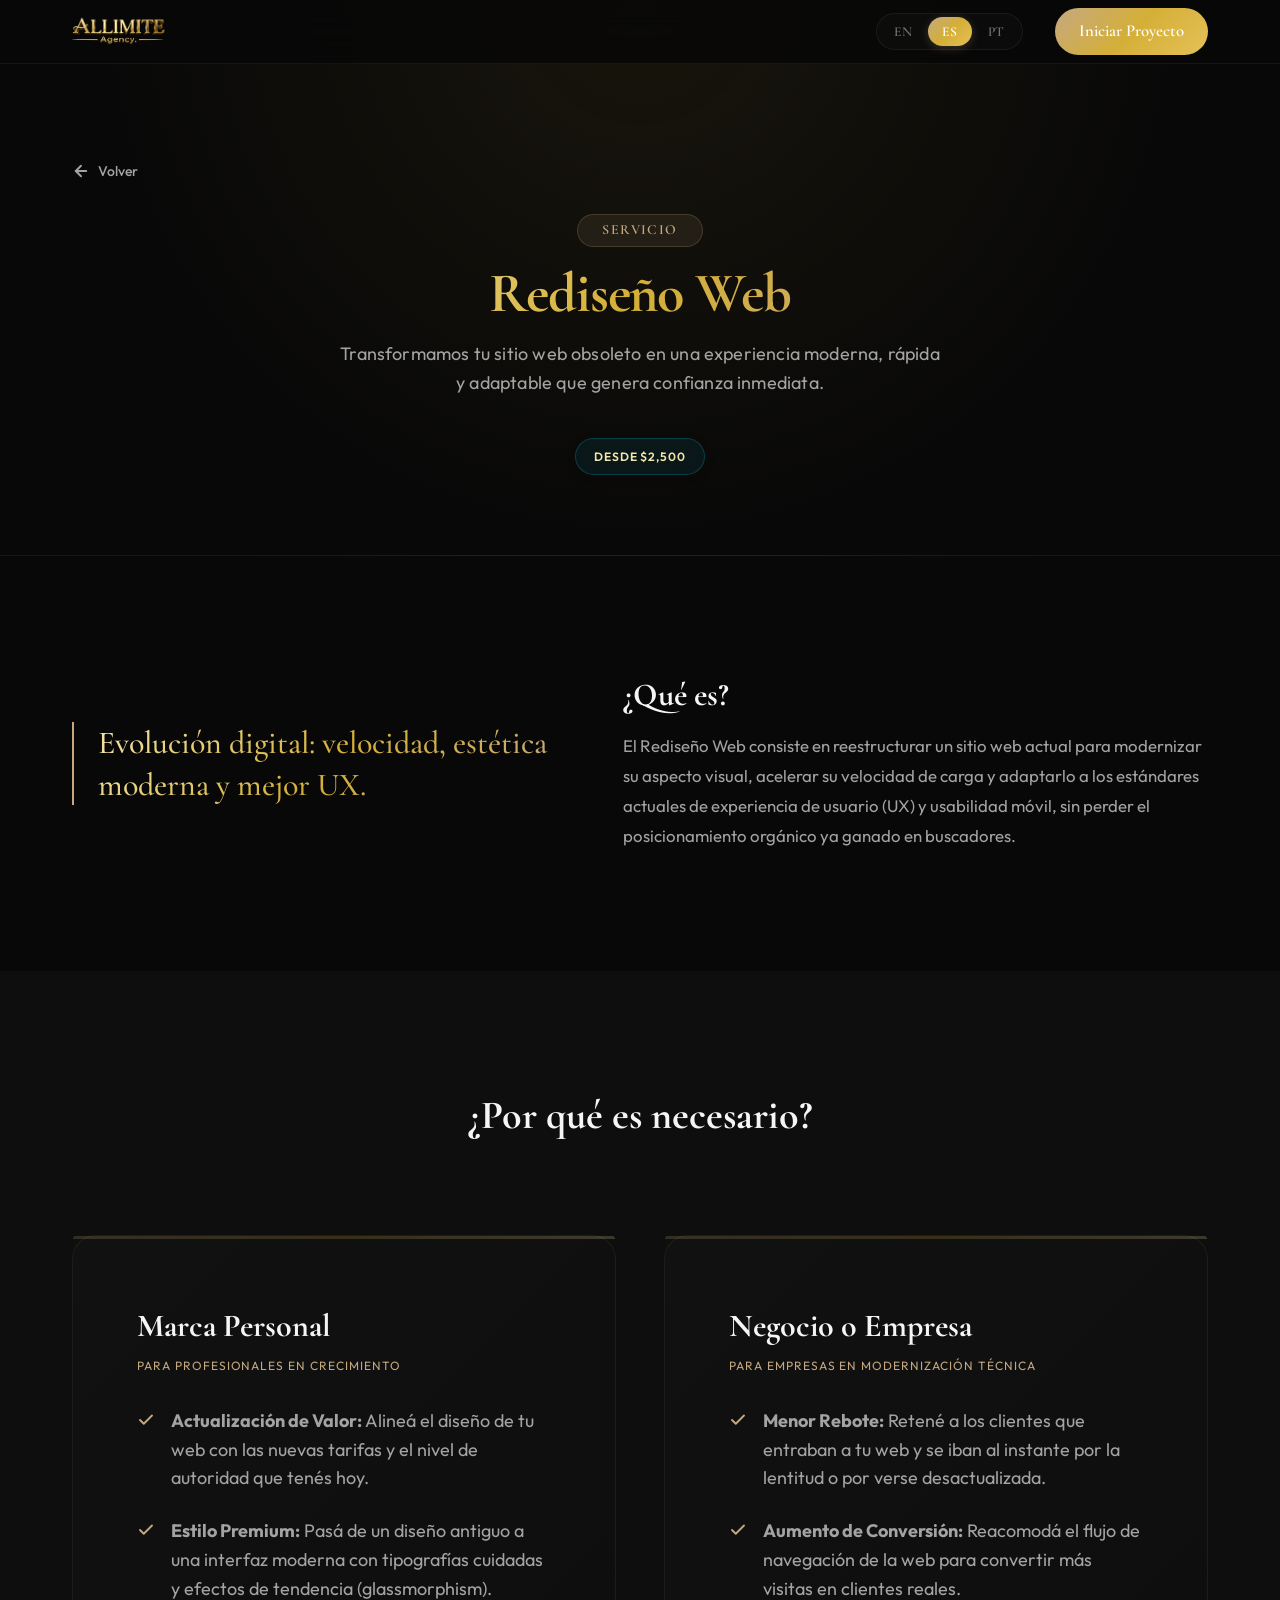
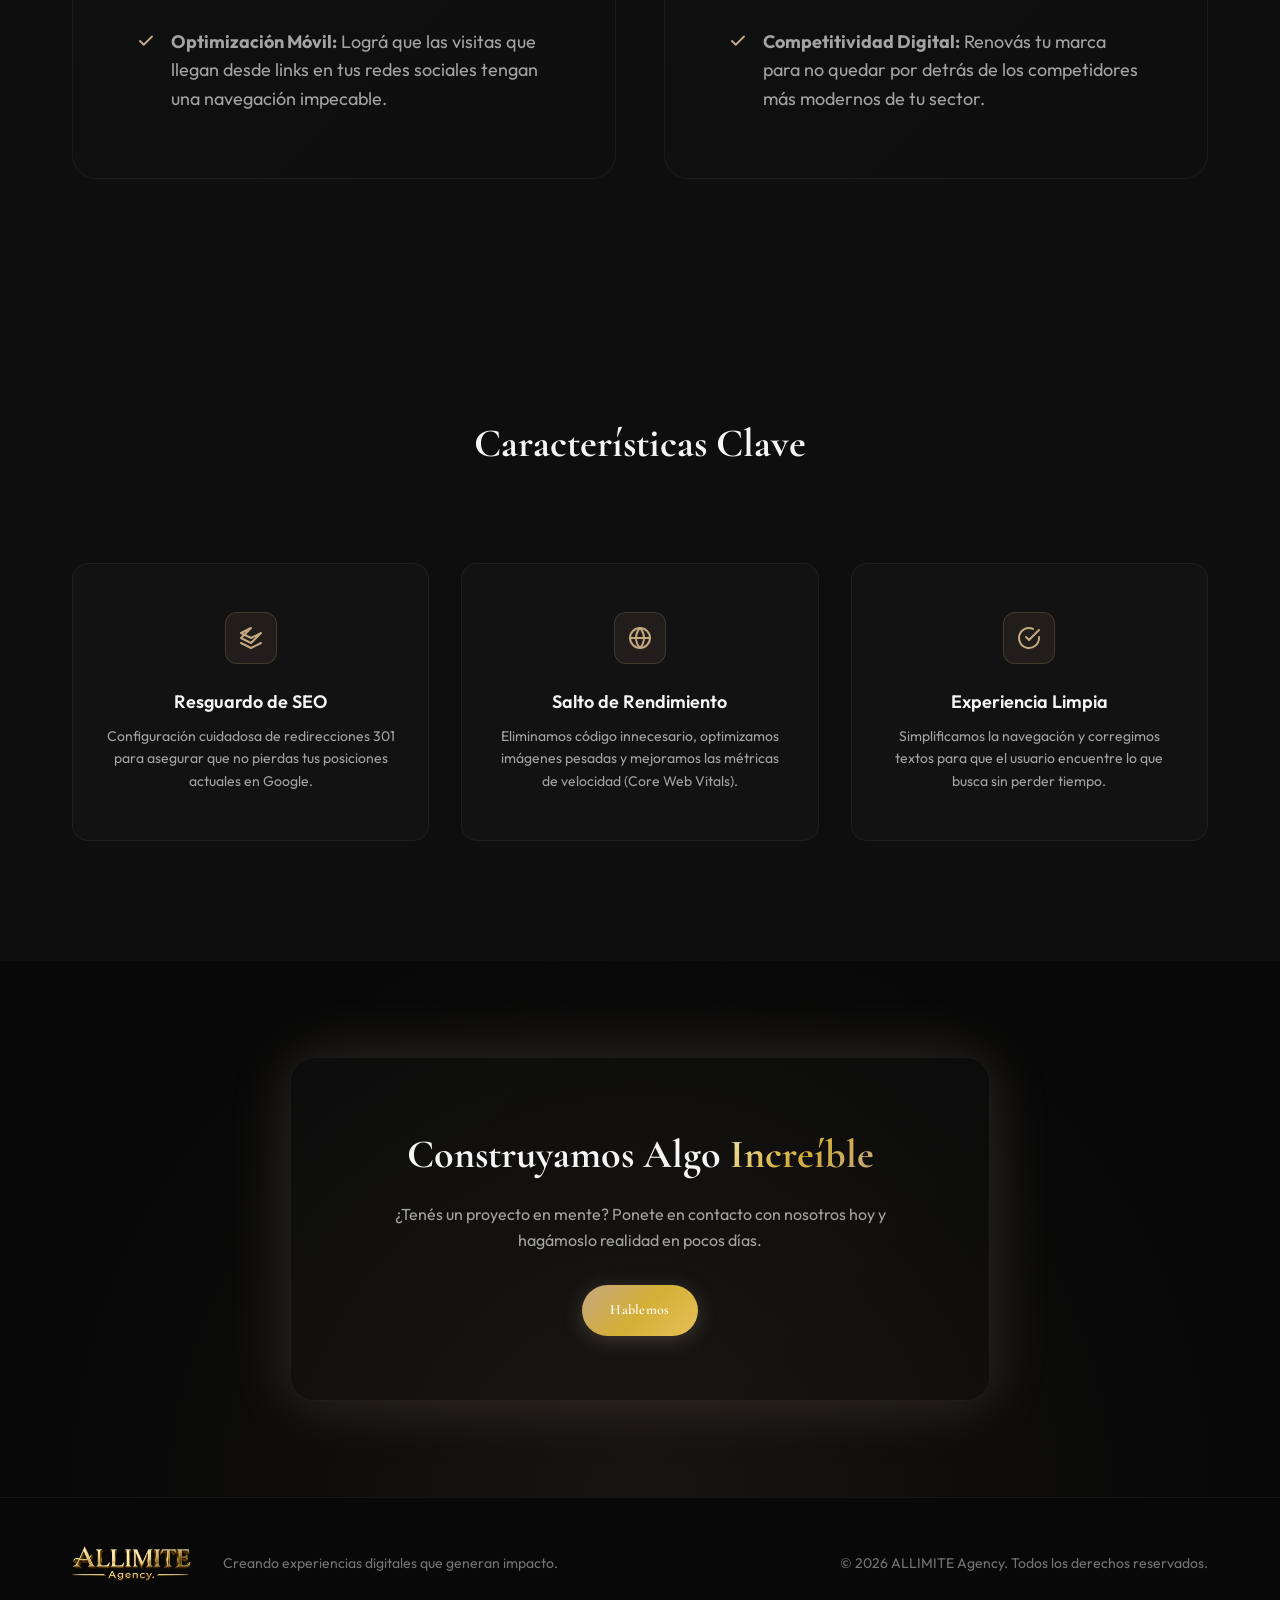
<file: services/rediseno-web.html>
<!DOCTYPE html>
<html lang="es">
<head>
    <meta charset="UTF-8">
    <meta name="viewport" content="width=device-width, initial-scale=1.0">
    <meta name="description" content="Transformación integral de sitios web desactualizados, optimizando la experiencia de usuario (UX/UI), rendimiento y conversión.">
    <title>Rediseño & Modernización Web | ALLIMITE Agency</title>

    <!-- Canonical & Alternate Links -->
    <link rel="canonical" href="https://allimite.agency/services/rediseno-web.html">
    <!-- Favicon & App Icons -->
    <link rel="icon" type="image/png" sizes="32x32" href="../assets/favicon-32x32.png">
    <link rel="icon" type="image/png" sizes="16x16" href="../assets/favicon-16x16.png">
    <link rel="apple-touch-icon" sizes="180x180" href="../assets/apple-touch-icon.png">
    <link rel="shortcut icon" href="../favicon.ico">
    <link rel="service-doc" type="text/markdown" href="https://allimite.agency/llms.txt">
    <link rel="ai-catalog" type="application/json" href="https://allimite.agency/.well-known/ai-catalog.json">

    <!-- Open Graph -->
    <meta property="og:type" content="article">
    <meta property="og:site_name" content="ALLIMITE Agency">
    <meta property="og:title" content="Rediseño & Modernización Web | ALLIMITE Agency">
    <meta property="og:description" content="Transformación integral de sitios web desactualizados, optimizando la experiencia de usuario (UX/UI), rendimiento y conversión.">
    <meta property="og:url" content="https://allimite.agency/services/rediseno-web.html">
    <meta property="og:image" content="https://allimite.agency/og-cover.png">

    <!-- Twitter / X Cards -->
    <meta name="twitter:card" content="summary_large_image">
    <meta name="twitter:site" content="@allimiteagency">
    <meta name="twitter:title" content="Rediseño & Modernización Web | ALLIMITE Agency">
    <meta name="twitter:description" content="Transformación integral de sitios web desactualizados, optimizando la experiencia de usuario (UX/UI), rendimiento y conversión.">
    <meta name="twitter:image" content="https://allimite.agency/og-cover.png">

    <!-- Structured Data (JSON-LD) -->
    <script type="application/ld+json">
    {
      "@context": "https://schema.org",
      "@type": "Service",
      "name": "Rediseño y Modernización Web",
      "description": "Transformación integral de sitios web desactualizados, optimizando la experiencia de usuario (UX/UI), rendimiento y conversión.",
      "provider": {
        "@type": "ProfessionalService",
        "name": "ALLIMITE Agency",
        "url": "https://allimite.agency/"
      },
      "url": "https://allimite.agency/services/rediseno-web.html",
      "areaServed": "Worldwide"
    }
    </script>

    <!-- Fonts -->
    <link rel="preconnect" href="https://fonts.googleapis.com">
    <link rel="preconnect" href="https://fonts.gstatic.com" crossorigin>
    <link href="https://fonts.googleapis.com/css2?family=Cormorant+Garamond:ital,wght@0,300;0,400;0,500;0,600;0,700;1,400&family=Outfit:wght@300;400;500;600;700&display=swap" rel="stylesheet">
    
    <link rel="stylesheet" href="../styles.css?v=1.0.6">
</head>
<body data-service-page="rediseno-web">

    <!-- ==================== NAVIGATION ==================== -->
    <nav class="navbar scrolled" id="navbar">
        <div class="nav-container">
            <a href="../index.html" class="nav-logo" aria-label="Home">
                <img src="../assets/logo.png" alt="ALLIMITE AGENCY" class="logo-img">
            </a>
            <div class="nav-menu" id="nav-menu">
                <div class="lang-toggle" id="lang-toggle">
                    <button class="lang-btn" data-lang="en">EN</button>
                    <button class="lang-btn active" data-lang="es">ES</button>
                    <button class="lang-btn" data-lang="pt">PT</button>
                </div>
                <a href="../index.html#contact" class="nav-link nav-link--cta" id="cta-start">Start Project</a>
            </div>
            <button class="nav-toggle" id="nav-toggle" aria-label="Toggle navigation menu">
                <span></span>
                <span></span>
                <span></span>
            </button>
        </div>
    </nav>

    <!-- ==================== HERO SECTION ==================== -->
    <section class="service-detail-hero">
        <div class="container">
            <div class="back-btn-container">
                <a href="../index.html#services" class="back-link">
                    <svg width="18" height="18" viewBox="0 0 24 24" fill="none" stroke="currentColor" stroke-width="2.5" stroke-linecap="round" stroke-linejoin="round"><line x1="19" y1="12" x2="5" y2="12"/><polyline points="12 19 5 12 12 5"/></svg>
                    <span id="nav-back-detail">Volver</span>
                </a>
            </div>
            <div class="service-hero-content">
                <span class="section-tag" id="cat-tag">Servicio</span>
                <h1 class="hero-title gradient-text reveal" id="page-title">Rediseño Web</h1>
                <p class="hero-subtitle reveal" id="page-subtitle">Transformamos tu sitio web obsoleto en una experiencia moderna, rápida y mobile-friendly.</p>
                
                <div class="service-meta-pills reveal">
                    <span class="meta-pill meta-pill--price" id="pill-price">Desde $2,500</span>
                </div>
            </div>
        </div>
    </section>

    <!-- ==================== DETAILED DESCRIPTION ==================== -->
    <section class="section what-is-section">
        <div class="container">
            <div class="what-is-grid reveal">
                <div class="what-is-highlight-container">
                    <h3 class="what-is-highlight gradient-text" id="what-is-highlight">
                        Cargando...
                    </h3>
                </div>
                <div class="what-is-text">
                    <h2 class="section-title" id="title-what-is" style="text-align: left; margin-bottom: var(--space-md); font-size: var(--fs-2xl);">¿Qué es?</h2>
                    <p id="what-is-desc" style="font-size: 1.05rem; line-height: 1.8; margin: 0; color: var(--text-secondary);">
                        Cargando información del servicio...
                    </p>
                </div>
            </div>
        </div>
    </section>

    <!-- ==================== WHY IS IT NECESSARY ==================== -->
    <section class="section comparison-section" style="background: var(--bg-secondary);">
        <div class="container">
            <div class="section-header reveal">
                <h2 class="section-title" id="title-why-needed">¿Por qué es necesario?</h2>
            </div>
            <div class="comparison-grid reveal">
                <!-- Marca Personal Card -->
                <div class="comparison-card">
                    <h3 id="brand-title">Marca Personal</h3>
                    <div class="comparison-subtitle" id="brand-subtitle">Para Profesionales, Creadores y Consultores</div>
                    <ul class="comparison-list" id="brand-list">
                        <!-- Bullets populated dynamically by services.js -->
                    </ul>
                </div>
                
                <!-- Negocio / Empresa Card -->
                <div class="comparison-card">
                    <h3 id="business-title">Negocio o Empresa</h3>
                    <div class="comparison-subtitle" id="business-subtitle">Para Pymes, Startups y Empresas</div>
                    <ul class="comparison-list" id="business-list">
                        <!-- Bullets populated dynamically by services.js -->
                    </ul>
                </div>
            </div>
        </div>
    </section>

    <!-- ==================== TECHNICAL FEATURES ==================== -->
    <section class="section features-section">
        <div class="container">
            <div class="section-header reveal">
                <h2 class="section-title" id="title-features">Características Clave</h2>
            </div>
            <div class="features-detail-grid reveal">
                <!-- Feature 1 -->
                <div class="feature-detail-card">
                    <div class="feature-detail-icon">
                        <svg width="24" height="24" viewBox="0 0 24 24" fill="none" stroke="currentColor" stroke-width="2" stroke-linecap="round" stroke-linejoin="round"><polygon points="12 2 2 7 12 12 22 7 12 17 2 12"/><line x1="2" y1="17" x2="12" y2="22"/><line x1="12" y1="22" x2="22" y2="17"/></svg>
                    </div>
                    <h4 id="feat1-title">Resguardo de SEO</h4>
                    <p id="feat1-desc">Redirecciones 301 y preservación de metadatos para no perder posiciones en buscadores.</p>
                </div>
                <!-- Feature 2 -->
                <div class="feature-detail-card">
                    <div class="feature-detail-icon">
                        <svg width="24" height="24" viewBox="0 0 24 24" fill="none" stroke="currentColor" stroke-width="2" stroke-linecap="round" stroke-linejoin="round"><circle cx="12" cy="12" r="10"/><line x1="2" y1="12" x2="22" y2="12"/><path d="M12 2a15.3 15.3 0 014 10 15.3 15.3 0 01-4 10 15.3 15.3 0 01-4-10 15.3 15.3 0 014-10z"/></svg>
                    </div>
                    <h4 id="feat2-title">Salto de Velocidad</h4>
                    <p id="feat2-desc">Limpieza de código obsoleto e imágenes para optimizar las métricas Core Web Vitals.</p>
                </div>
                <!-- Feature 3 -->
                <div class="feature-detail-card">
                    <div class="feature-detail-icon">
                        <svg width="24" height="24" viewBox="0 0 24 24" fill="none" stroke="currentColor" stroke-width="2" stroke-linecap="round" stroke-linejoin="round"><path d="M22 11.08V12a10 10 0 11-5.93-9.14"/><polyline points="22 4 12 14.01 9 11.01"/></svg>
                    </div>
                    <h4 id="feat3-title">UX Renovada</h4>
                    <p id="feat3-desc">Estructura moderna pensada para convertir visitas en clientes reales.</p>
                </div>
            </div>
        </div>
    </section>

    <!-- ==================== CTA SECTION ==================== -->
    <section class="section cta-details-section">
        <div class="container reveal">
            <div class="cta-details-box">
                <h3 id="cta-box-title">Construyamos Algo <span class="gradient-text">Increíble</span></h3>
                <p id="cta-box-desc">¿Tenés un proyecto en mente? Ponete en contacto con nosotros hoy y hagámoslo realidad.</p>
                <a href="../index.html#contact" class="btn btn--primary" id="cta-box-btn">Hablemos</a>
            </div>
        </div>
    </section>

    <!-- ==================== FOOTER ==================== -->
    <footer class="footer">
        <div class="container footer-content">
            <div class="footer-left">
                <a href="../index.html" class="nav-logo">
                    <img src="../assets/logo.png" alt="ALLIMITE AGENCY" class="logo-img">
                </a>
                <p id="footer-tagline">Building digital experiences that make an impact.</p>
            </div>
            <div class="footer-right">
                <p id="footer-copy">&copy; 2026 ALLIMITE Agency. All rights reserved.</p>
            </div>
        </div>
    </footer>

    <script src="services.js"></script>
    <script>
        // Ensure "Volver" text is translated
        document.addEventListener('DOMContentLoaded', () => {
            const backText = {
                en: 'Back',
                es: 'Volver',
                pt: 'Voltar'
            };
            const btn = document.getElementById('nav-back-detail');
            if (btn) btn.textContent = backText[localStorage.getItem('portfolio-lang') || 'en'] || 'Back';
            
            // Listen for language changes to update the detail back button text
            const langToggle = document.getElementById('lang-toggle');
            if (langToggle) {
                langToggle.addEventListener('click', () => {
                    setTimeout(() => {
                        const currentL = localStorage.getItem('portfolio-lang') || 'en';
                        if (btn) btn.textContent = backText[currentL] || 'Back';
                    }, 10);
                });
            }
        });
    </script>
</body>
</html>
</file>
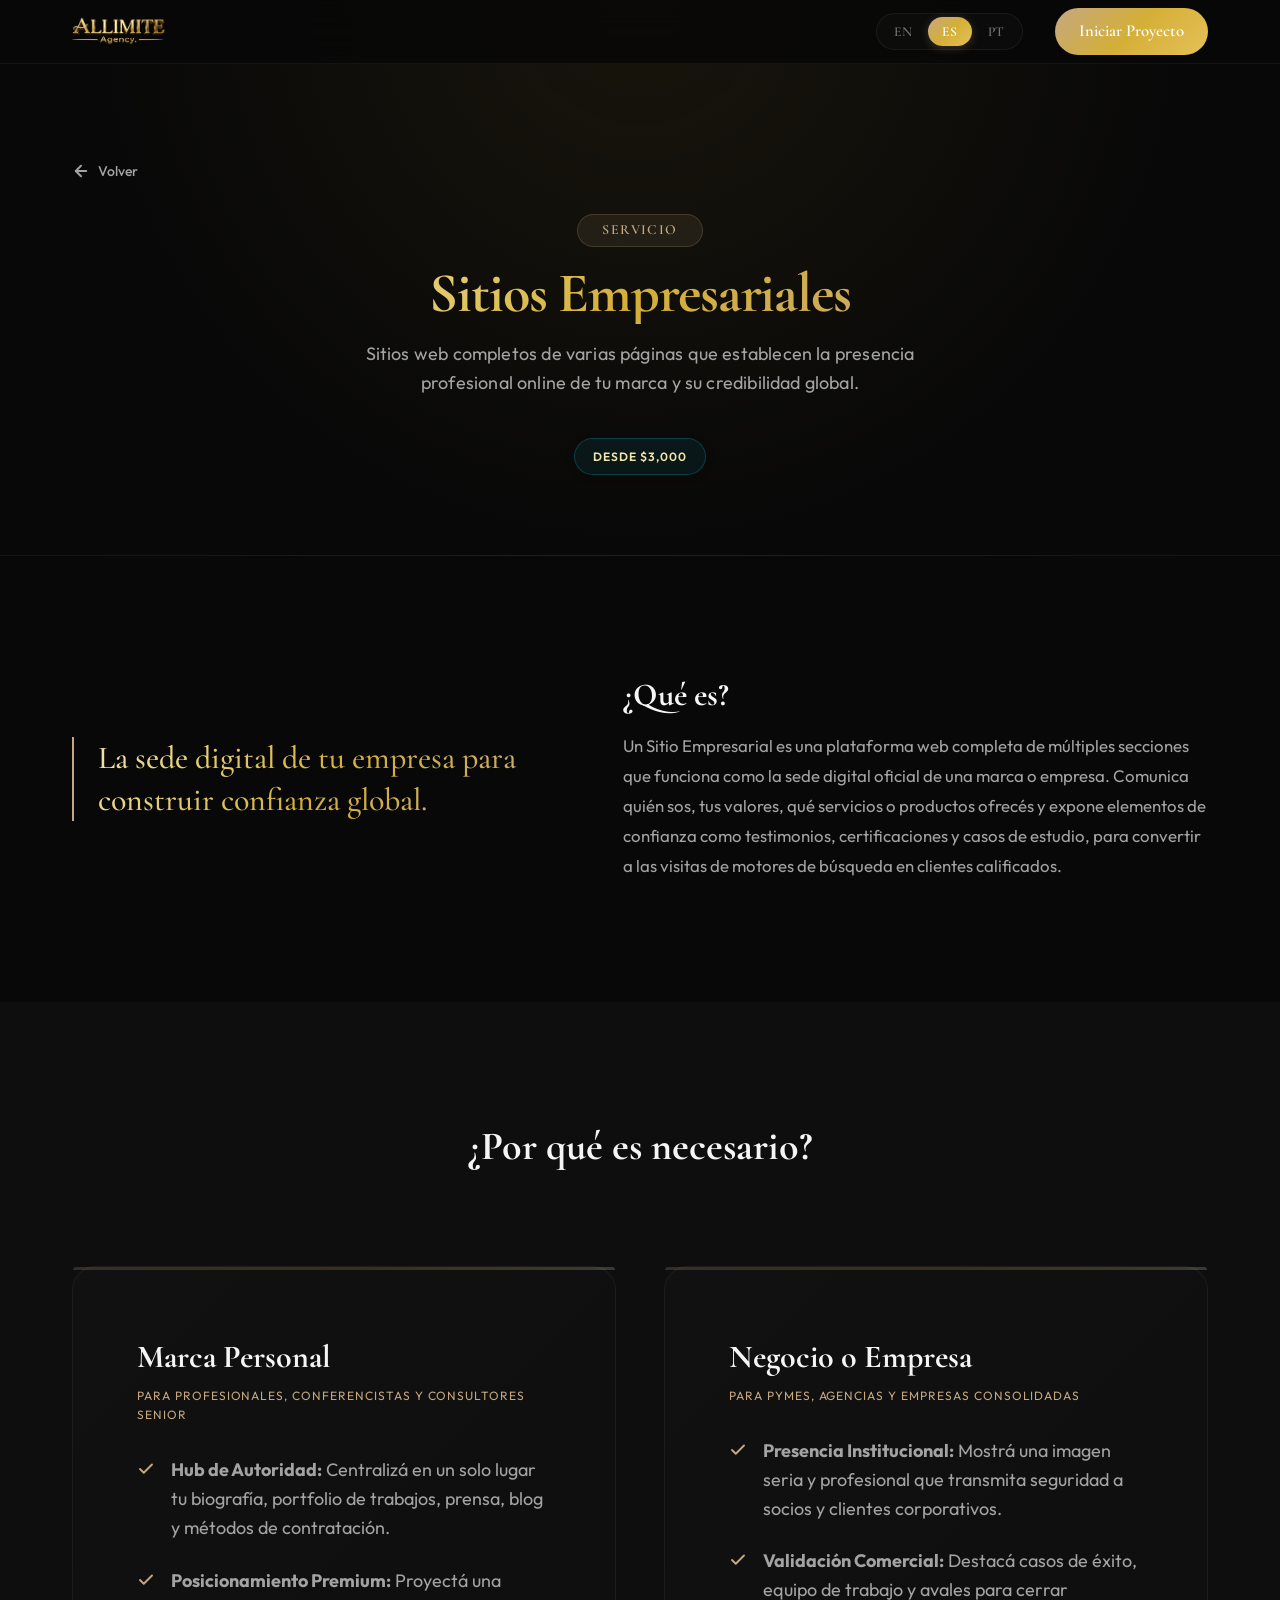
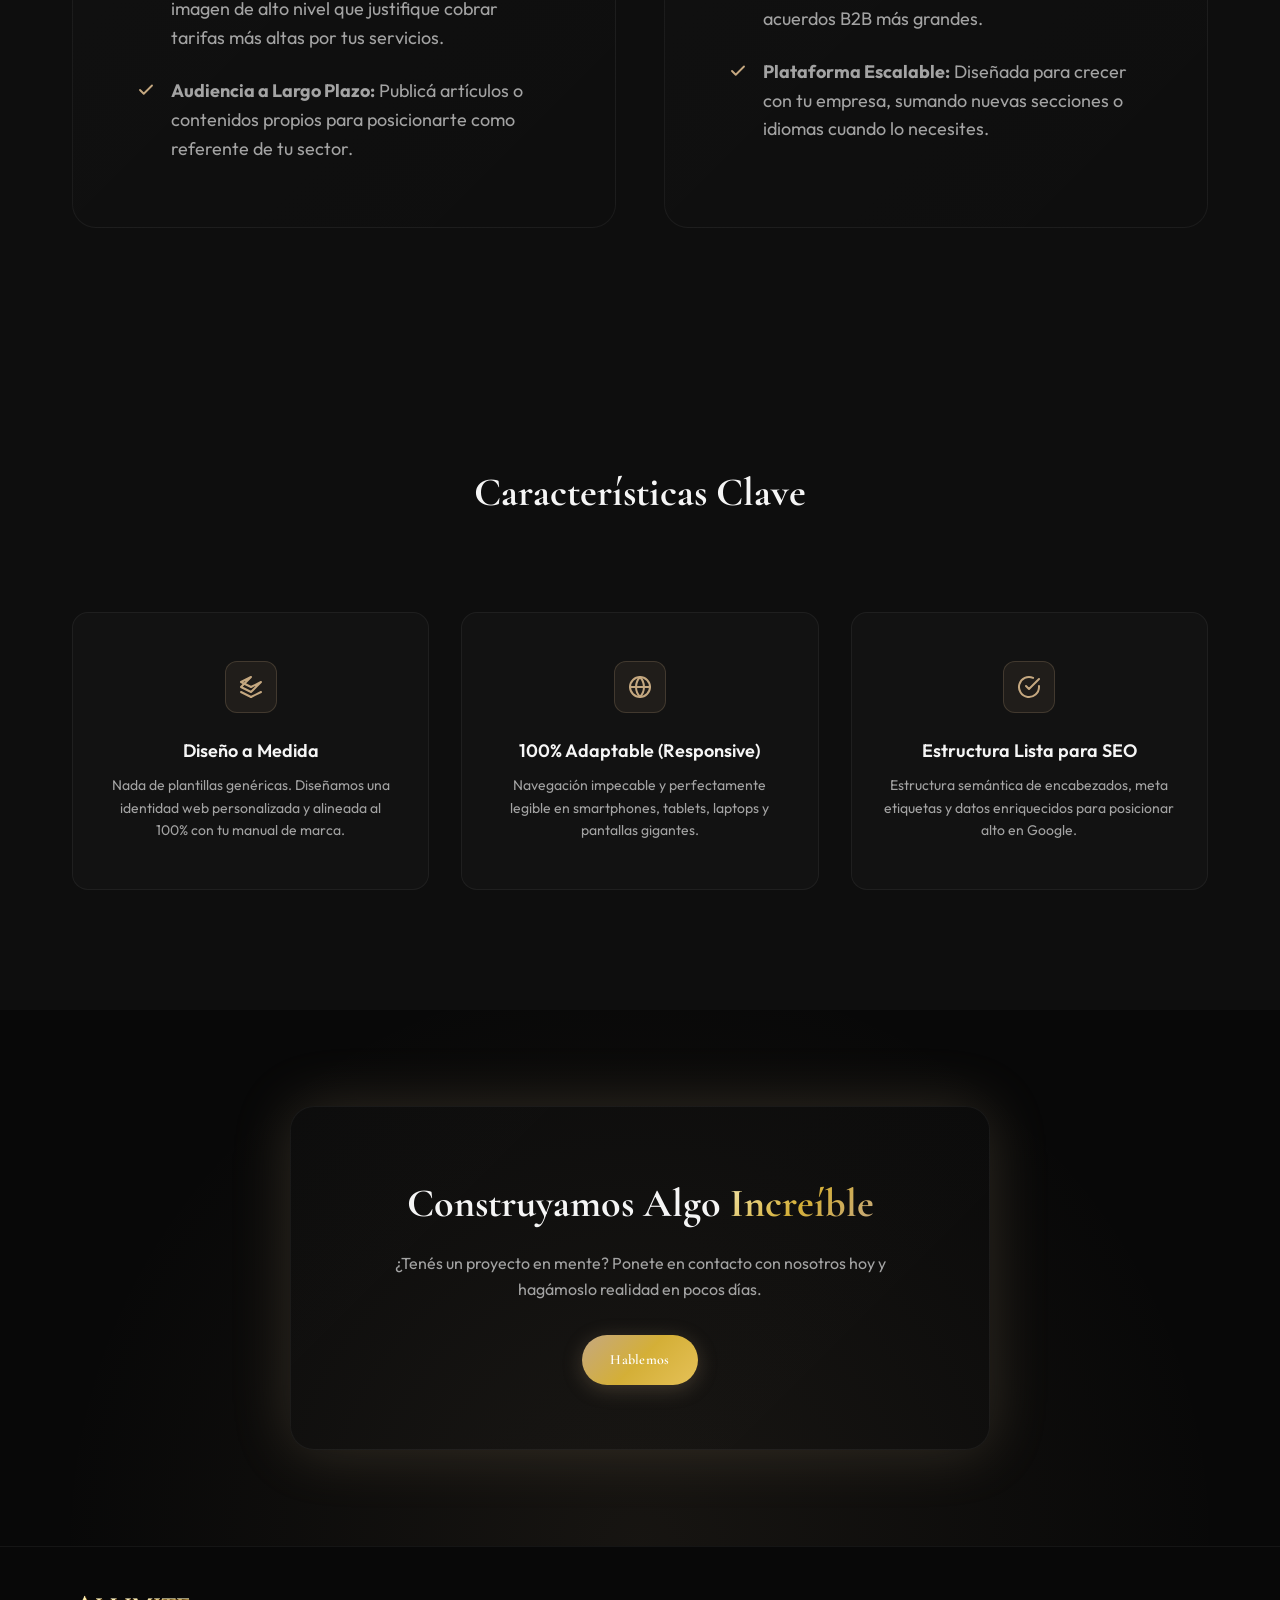
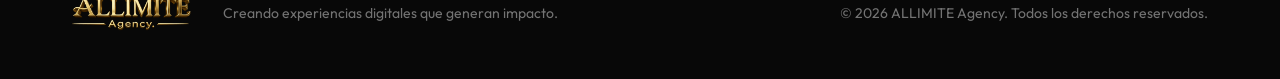
<file: services/sitios-empresariales.html>
<!DOCTYPE html>
<html lang="es">
<head>
    <meta charset="UTF-8">
    <meta name="viewport" content="width=device-width, initial-scale=1.0">
    <meta name="description" content="Sitios web corporativos multipágina con arquitectura moderna, diseño exclusivo y velocidad de carga ultrarrápida.">
    <title>Sitios Web Empresariales y Corporativos | ALLIMITE Agency</title>

    <!-- Canonical & Alternate Links -->
    <link rel="canonical" href="https://allimite.agency/services/sitios-empresariales.html">
    <!-- Favicon & App Icons -->
    <link rel="icon" type="image/png" sizes="32x32" href="../assets/favicon-32x32.png">
    <link rel="icon" type="image/png" sizes="16x16" href="../assets/favicon-16x16.png">
    <link rel="apple-touch-icon" sizes="180x180" href="../assets/apple-touch-icon.png">
    <link rel="shortcut icon" href="../favicon.ico">
    <link rel="service-doc" type="text/markdown" href="https://allimite.agency/llms.txt">
    <link rel="ai-catalog" type="application/json" href="https://allimite.agency/.well-known/ai-catalog.json">

    <!-- Open Graph -->
    <meta property="og:type" content="article">
    <meta property="og:site_name" content="ALLIMITE Agency">
    <meta property="og:title" content="Sitios Web Empresariales y Corporativos | ALLIMITE Agency">
    <meta property="og:description" content="Sitios web corporativos multipágina con arquitectura moderna, diseño exclusivo y velocidad de carga ultrarrápida.">
    <meta property="og:url" content="https://allimite.agency/services/sitios-empresariales.html">
    <meta property="og:image" content="https://allimite.agency/og-cover.png">

    <!-- Twitter / X Cards -->
    <meta name="twitter:card" content="summary_large_image">
    <meta name="twitter:site" content="@allimiteagency">
    <meta name="twitter:title" content="Sitios Web Empresariales y Corporativos | ALLIMITE Agency">
    <meta name="twitter:description" content="Sitios web corporativos multipágina con arquitectura moderna, diseño exclusivo y velocidad de carga ultrarrápida.">
    <meta name="twitter:image" content="https://allimite.agency/og-cover.png">

    <!-- Structured Data (JSON-LD) -->
    <script type="application/ld+json">
    {
      "@context": "https://schema.org",
      "@type": "Service",
      "name": "Sitios Web Empresariales",
      "description": "Sitios web corporativos multipágina con arquitectura moderna, diseño exclusivo y velocidad de carga ultrarrápida.",
      "provider": {
        "@type": "ProfessionalService",
        "name": "ALLIMITE Agency",
        "url": "https://allimite.agency/"
      },
      "url": "https://allimite.agency/services/sitios-empresariales.html",
      "areaServed": "Worldwide"
    }
    </script>

    <!-- Fonts -->
    <link rel="preconnect" href="https://fonts.googleapis.com">
    <link rel="preconnect" href="https://fonts.gstatic.com" crossorigin>
    <link href="https://fonts.googleapis.com/css2?family=Cormorant+Garamond:ital,wght@0,300;0,400;0,500;0,600;0,700;1,400&family=Outfit:wght@300;400;500;600;700&display=swap" rel="stylesheet">
    
    <link rel="stylesheet" href="../styles.css?v=1.0.6">
</head>
<body data-service-page="sitios-empresariales">

    <!-- ==================== NAVIGATION ==================== -->
    <nav class="navbar scrolled" id="navbar">
        <div class="nav-container">
            <a href="../index.html" class="nav-logo" aria-label="Home">
                <img src="../assets/logo.png" alt="ALLIMITE AGENCY" class="logo-img">
            </a>
            <div class="nav-menu" id="nav-menu">
                <div class="lang-toggle" id="lang-toggle">
                    <button class="lang-btn" data-lang="en">EN</button>
                    <button class="lang-btn active" data-lang="es">ES</button>
                    <button class="lang-btn" data-lang="pt">PT</button>
                </div>
                <a href="../index.html#contact" class="nav-link nav-link--cta" id="cta-start">Start Project</a>
            </div>
            <button class="nav-toggle" id="nav-toggle" aria-label="Toggle navigation menu">
                <span></span>
                <span></span>
                <span></span>
            </button>
        </div>
    </nav>

    <!-- ==================== HERO SECTION ==================== -->
    <section class="service-detail-hero">
        <div class="container">
            <div class="back-btn-container">
                <a href="../index.html#services" class="back-link">
                    <svg width="18" height="18" viewBox="0 0 24 24" fill="none" stroke="currentColor" stroke-width="2.5" stroke-linecap="round" stroke-linejoin="round"><line x1="19" y1="12" x2="5" y2="12"/><polyline points="12 19 5 12 12 5"/></svg>
                    <span id="nav-back-detail">Volver</span>
                </a>
            </div>
            <div class="service-hero-content">
                <span class="section-tag" id="cat-tag">Servicio</span>
                <h1 class="hero-title gradient-text reveal" id="page-title">Sitios Empresariales</h1>
                <p class="hero-subtitle reveal" id="page-subtitle">Sitios web completos de varias páginas que establecen la presencia profesional online de tu marca.</p>
                
                <div class="service-meta-pills reveal">
                    <span class="meta-pill meta-pill--price" id="pill-price">Desde $3,000</span>
                </div>
            </div>
        </div>
    </section>

    <!-- ==================== DETAILED DESCRIPTION ==================== -->
    <section class="section what-is-section">
        <div class="container">
            <div class="what-is-grid reveal">
                <div class="what-is-highlight-container">
                    <h3 class="what-is-highlight gradient-text" id="what-is-highlight">
                        Cargando...
                    </h3>
                </div>
                <div class="what-is-text">
                    <h2 class="section-title" id="title-what-is" style="text-align: left; margin-bottom: var(--space-md); font-size: var(--fs-2xl);">¿Qué es?</h2>
                    <p id="what-is-desc" style="font-size: 1.05rem; line-height: 1.8; margin: 0; color: var(--text-secondary);">
                        Cargando información del servicio...
                    </p>
                </div>
            </div>
        </div>
    </section>

    <!-- ==================== WHY IS IT NECESSARY ==================== -->
    <section class="section comparison-section" style="background: var(--bg-secondary);">
        <div class="container">
            <div class="section-header reveal">
                <h2 class="section-title" id="title-why-needed">¿Por qué es necesario?</h2>
            </div>
            <div class="comparison-grid reveal">
                <!-- Marca Personal Card -->
                <div class="comparison-card">
                    <h3 id="brand-title">Marca Personal</h3>
                    <div class="comparison-subtitle" id="brand-subtitle">Para Profesionales, Creadores y Consultores</div>
                    <ul class="comparison-list" id="brand-list">
                        <!-- Bullets populated dynamically by services.js -->
                    </ul>
                </div>
                
                <!-- Negocio / Empresa Card -->
                <div class="comparison-card">
                    <h3 id="business-title">Negocio o Empresa</h3>
                    <div class="comparison-subtitle" id="business-subtitle">Para Pymes, Startups y Empresas</div>
                    <ul class="comparison-list" id="business-list">
                        <!-- Bullets populated dynamically by services.js -->
                    </ul>
                </div>
            </div>
        </div>
    </section>

    <!-- ==================== TECHNICAL FEATURES ==================== -->
    <section class="section features-section">
        <div class="container">
            <div class="section-header reveal">
                <h2 class="section-title" id="title-features">Características Clave</h2>
            </div>
            <div class="features-detail-grid reveal">
                <!-- Feature 1 -->
                <div class="feature-detail-card">
                    <div class="feature-detail-icon">
                        <svg width="24" height="24" viewBox="0 0 24 24" fill="none" stroke="currentColor" stroke-width="2" stroke-linecap="round" stroke-linejoin="round"><polygon points="12 2 2 7 12 12 22 7 12 17 2 12"/><line x1="2" y1="17" x2="12" y2="22"/><line x1="12" y1="22" x2="22" y2="17"/></svg>
                    </div>
                    <h4 id="feat1-title">Diseño a Medida</h4>
                    <p id="feat1-desc">Estética personalizada alineada a tu identidad de marca corporativa.</p>
                </div>
                <!-- Feature 2 -->
                <div class="feature-detail-card">
                    <div class="feature-detail-icon">
                        <svg width="24" height="24" viewBox="0 0 24 24" fill="none" stroke="currentColor" stroke-width="2" stroke-linecap="round" stroke-linejoin="round"><circle cx="12" cy="12" r="10"/><line x1="2" y1="12" x2="22" y2="12"/><path d="M12 2a15.3 15.3 0 014 10 15.3 15.3 0 01-4 10 15.3 15.3 0 01-4-10 15.3 15.3 0 014-10z"/></svg>
                    </div>
                    <h4 id="feat2-title">Adaptable y Accesible</h4>
                    <p id="feat2-desc">Responsivo en smartphones, tabletas y ordenadores de escritorio.</p>
                </div>
                <!-- Feature 3 -->
                <div class="feature-detail-card">
                    <div class="feature-detail-icon">
                        <svg width="24" height="24" viewBox="0 0 24 24" fill="none" stroke="currentColor" stroke-width="2" stroke-linecap="round" stroke-linejoin="round"><path d="M22 11.08V12a10 10 0 11-5.93-9.14"/><polyline points="22 4 12 14.01 9 11.01"/></svg>
                    </div>
                    <h4 id="feat3-title">Infraestructura SEO</h4>
                    <p id="feat3-desc">Código estructurado y optimizado para buscas orgánicas.</p>
                </div>
            </div>
        </div>
    </section>

    <!-- ==================== CTA SECTION ==================== -->
    <section class="section cta-details-section">
        <div class="container reveal">
            <div class="cta-details-box">
                <h3 id="cta-box-title">Construyamos Algo <span class="gradient-text">Increíble</span></h3>
                <p id="cta-box-desc">¿Tenés un proyecto en mente? Ponete en contacto con nosotros hoy y hagámoslo realidad.</p>
                <a href="../index.html#contact" class="btn btn--primary" id="cta-box-btn">Hablemos</a>
            </div>
        </div>
    </section>

    <!-- ==================== FOOTER ==================== -->
    <footer class="footer">
        <div class="container footer-content">
            <div class="footer-left">
                <a href="../index.html" class="nav-logo">
                    <img src="../assets/logo.png" alt="ALLIMITE AGENCY" class="logo-img">
                </a>
                <p id="footer-tagline">Building digital experiences that make an impact.</p>
            </div>
            <div class="footer-right">
                <p id="footer-copy">&copy; 2026 ALLIMITE Agency. All rights reserved.</p>
            </div>
        </div>
    </footer>

    <script src="services.js"></script>
    <script>
        // Ensure "Volver" text is translated
        document.addEventListener('DOMContentLoaded', () => {
            const backText = {
                en: 'Back',
                es: 'Volver',
                pt: 'Voltar'
            };
            const btn = document.getElementById('nav-back-detail');
            if (btn) btn.textContent = backText[localStorage.getItem('portfolio-lang') || 'en'] || 'Back';
            
            // Listen for language changes to update the detail back button text
            const langToggle = document.getElementById('lang-toggle');
            if (langToggle) {
                langToggle.addEventListener('click', () => {
                    setTimeout(() => {
                        const currentL = localStorage.getItem('portfolio-lang') || 'en';
                        if (btn) btn.textContent = backText[currentL] || 'Back';
                    }, 10);
                });
            }
        });
    </script>
</body>
</html>
</file>
<file: styles.css>
/* =====================================================
   DESIGN SYSTEM & CSS VARIABLES
   ===================================================== */
:root {
    /* Colors - Dark Premium Palette */
    --bg-primary: #080808;
    --bg-secondary: #0e0e0e;
    --bg-tertiary: #141414;
    --bg-card: rgba(255, 255, 255, 0.02);
    --bg-card-hover: rgba(255, 255, 255, 0.04);

    --text-primary: #f5f5f5;
    --text-secondary: #a3a3a3;
    --text-tertiary: #737373;

    --accent-violet: #c5a880; /* champagne */
    --accent-indigo: #d4af37; /* gold */
    --accent-blue: #e5c158; /* bright gold */
    --accent-cyan: #f3e5ab; /* soft gold */
    --accent-purple: #c5a880; /* champagne */

    --gradient-primary: linear-gradient(135deg, #c5a880, #d4af37, #e5c158);
    --gradient-text: linear-gradient(135deg, #f3e5ab, #d4af37, #c5a880);
    --gradient-accent: linear-gradient(135deg, #c5a880 0%, #d4af37 50%, #f3e5ab 100%);
    --gradient-card-border: linear-gradient(135deg, rgba(197, 168, 128, 0.3), rgba(229, 193, 88, 0.1), rgba(243, 229, 171, 0.3));

    --border-subtle: rgba(255, 255, 255, 0.05);
    --border-hover: rgba(255, 255, 255, 0.1);

    --glass-bg: rgba(255, 255, 255, 0.02);
    --glass-border: rgba(255, 255, 255, 0.06);

    --glow-violet: 0 0 40px rgba(197, 168, 128, 0.1);
    --glow-blue: 0 0 40px rgba(212, 175, 55, 0.1);
    --glow-strong: 0 0 60px rgba(197, 168, 128, 0.2);

    /* Typography */
    --font-heading: 'Cormorant Garamond', serif;
    --font-body: 'Outfit', sans-serif;

    --fs-xs: 0.75rem;
    --fs-sm: 0.875rem;
    --fs-base: 1rem;
    --fs-md: 1.125rem;
    --fs-lg: 1.25rem;
    --fs-xl: 1.5rem;
    --fs-2xl: 2rem;
    --fs-3xl: 2.5rem;
    --fs-4xl: 3.5rem;
    --fs-5xl: 4.5rem;

    /* Spacing */
    --space-xs: 0.25rem;
    --space-sm: 0.5rem;
    --space-md: 1rem;
    --space-lg: 1.5rem;
    --space-xl: 2rem;
    --space-2xl: 3rem;
    --space-3xl: 4rem;
    --space-4xl: 6rem;

    /* Layout */
    --container-width: 1200px;
    --section-padding: 120px 0;

    /* Transitions */
    --ease-out: cubic-bezier(0.16, 1, 0.3, 1);
    --ease-spring: cubic-bezier(0.34, 1.56, 0.64, 1);
    --transition-fast: 0.2s var(--ease-out);
    --transition-medium: 0.4s var(--ease-out);
    --transition-slow: 0.6s var(--ease-out);

    /* Border Radius */
    --radius-sm: 8px;
    --radius-md: 12px;
    --radius-lg: 16px;
    --radius-xl: 24px;
    --radius-full: 9999px;
}

/* =====================================================
   RESET & BASE
   ===================================================== */
*,
*::before,
*::after {
    margin: 0;
    padding: 0;
    box-sizing: border-box;
}

html {
    scroll-behavior: smooth;
    scroll-padding-top: 80px;
}

body {
    font-family: var(--font-body);
    font-size: var(--fs-base);
    line-height: 1.6;
    color: var(--text-primary);
    background-color: var(--bg-primary);
    overflow-x: hidden;
    -webkit-font-smoothing: antialiased;
    -moz-osx-font-smoothing: grayscale;
}

a {
    text-decoration: none;
    color: inherit;
    transition: color var(--transition-fast);
}

img {
    max-width: 100%;
    display: block;
}

ul { list-style: none; }

button, input, textarea, select {
    font-family: inherit;
    font-size: inherit;
    border: none;
    outline: none;
    background: none;
}

button { cursor: pointer; }

::selection {
    background: rgba(197, 168, 128, 0.25);
    color: #fff;
}

/* =====================================================
   UTILITIES
   ===================================================== */
.container {
    width: 100%;
    max-width: var(--container-width);
    margin: 0 auto;
    padding: 0 var(--space-xl);
}

.gradient-text {
    background: var(--gradient-text);
    -webkit-background-clip: text;
    background-clip: text;
    -webkit-text-fill-color: transparent;
}

.section {
    padding: var(--section-padding);
    position: relative;
}

.section-header {
    text-align: center;
    margin-bottom: var(--space-4xl);
}

.section-tag {
    display: inline-block;
    font-family: var(--font-heading);
    font-size: var(--fs-sm);
    font-weight: 600;
    letter-spacing: 0.1em;
    text-transform: uppercase;
    color: var(--accent-purple);
    margin-bottom: var(--space-md);
    padding: var(--space-xs) var(--space-lg);
    background: rgba(197, 168, 128, 0.1);
    border: 1px solid rgba(197, 168, 128, 0.2);
    border-radius: var(--radius-full);
}

.section-title {
    font-family: var(--font-heading);
    font-size: var(--fs-3xl);
    font-weight: 700;
    line-height: 1.2;
    margin-bottom: var(--space-lg);
}

.section-desc {
    font-size: var(--fs-md);
    color: var(--text-secondary);
    max-width: 600px;
    margin: 0 auto;
}

/* =====================================================
   SCROLL REVEAL ANIMATIONS
   ===================================================== */
.reveal {
    opacity: 0;
    transform: translateY(30px);
    transition: opacity 0.7s var(--ease-out), transform 0.7s var(--ease-out);
}

.reveal.revealed {
    opacity: 1;
    transform: translateY(0);
}

/* Stagger children */
.reveal:nth-child(2) { transition-delay: 0.1s; }
.reveal:nth-child(3) { transition-delay: 0.2s; }
.reveal:nth-child(4) { transition-delay: 0.3s; }
.reveal:nth-child(5) { transition-delay: 0.15s; }
.reveal:nth-child(6) { transition-delay: 0.25s; }

/* =====================================================
   BUTTONS
   ===================================================== */
.btn {
    display: inline-flex;
    align-items: center;
    gap: var(--space-sm);
    font-family: var(--font-heading);
    font-size: var(--fs-sm);
    font-weight: 600;
    letter-spacing: 0.02em;
    padding: 14px 28px;
    border-radius: var(--radius-full);
    transition: all var(--transition-medium);
    position: relative;
    overflow: hidden;
}

.btn--primary {
    background: var(--gradient-primary);
    color: #fff;
    box-shadow: 0 4px 20px rgba(197, 168, 128, 0.25);
}

.btn--primary:hover {
    transform: translateY(-2px);
    box-shadow: 0 8px 30px rgba(197, 168, 128, 0.35);
}

.btn--primary:active {
    transform: translateY(0);
}

.btn--ghost {
    color: var(--text-primary);
    border: 1px solid var(--border-hover);
    background: var(--glass-bg);
    backdrop-filter: blur(10px);
}

.btn--ghost:hover {
    border-color: var(--accent-purple);
    background: rgba(197, 168, 128, 0.15);
    transform: translateY(-2px);
}

.btn--outline {
    color: var(--text-primary);
    border: 1px solid var(--border-hover);
}

.btn--outline:hover {
    border-color: var(--accent-purple);
    background: rgba(197, 168, 128, 0.15);
}

.btn--full {
    width: 100%;
    justify-content: center;
}

.btn svg {
    transition: transform var(--transition-fast);
}

.btn:hover svg {
    transform: translateX(4px);
}

/* =====================================================
   NAVIGATION
   ===================================================== */
.navbar {
    position: fixed;
    top: 0;
    left: 0;
    right: 0;
    z-index: 1000;
    padding: var(--space-lg) 0;
    transition: all var(--transition-medium);
}

.navbar.scrolled {
    padding: var(--space-sm) 0;
    background: rgba(8, 8, 8, 0.85);
    backdrop-filter: blur(20px);
    border-bottom: 1px solid var(--border-subtle);
}

.nav-container {
    max-width: var(--container-width);
    margin: 0 auto;
    padding: 0 var(--space-xl);
    display: flex;
    align-items: center;
    justify-content: space-between;
}

.nav-logo {
    display: flex;
    align-items: center;
    font-family: var(--font-heading);
    font-size: 2.25rem;
    font-weight: 700;
    letter-spacing: -0.02em;
    color: var(--text-primary);
    z-index: 1001;
    transition: transform var(--transition-fast) ease, opacity var(--transition-fast) ease;
}

.navbar.menu-open .nav-logo {
    opacity: 0;
    pointer-events: none;
    transform: translateX(-10px);
}

.logo-letter {
    background: var(--gradient-text);
    -webkit-background-clip: text;
    background-clip: text;
    -webkit-text-fill-color: transparent;
}

.logo-dot {
    color: #e5c158;
    margin-left: 2px;
}

.nav-logo:hover {
    transform: scale(1.05);
}

.logo-img {
    height: 36px;
    width: auto;
    object-fit: contain;
    display: block;
    transition: all var(--transition-fast) ease;
}

.logo-img:hover {
    transform: scale(1.04);
}

.navbar.scrolled .logo-img {
    height: 28px;
}

.nav-menu {
    display: flex;
    align-items: center;
    gap: var(--space-xl);
}

.nav-link {
    font-family: var(--font-heading);
    font-size: 1.05rem;
    font-weight: 600;
    color: var(--text-secondary);
    transition: color var(--transition-fast);
    position: relative;
}

.nav-link::after {
    content: '';
    position: absolute;
    bottom: -4px;
    left: 0;
    width: 0;
    height: 2px;
    background: var(--gradient-primary);
    border-radius: 1px;
    transition: width var(--transition-medium);
}

.nav-link:hover,
.nav-link.active {
    color: var(--text-primary);
}

.nav-link:hover::after,
.nav-link.active::after {
    width: 100%;
}

.nav-link--cta {
    font-size: 1.05rem;
    padding: 10px 24px;
    background: var(--gradient-primary);
    color: #fff !important;
    border-radius: var(--radius-full);
    -webkit-text-fill-color: initial;
}

.nav-link--cta::after { display: none; }

.nav-link--cta:hover {
    box-shadow: 0 4px 20px rgba(197, 168, 128, 0.25);
    transform: translateY(-1px);
}

/* Mobile Toggle */
.nav-toggle {
    display: none;
    flex-direction: column;
    gap: 5px;
    z-index: 1001;
    padding: 4px;
}

.nav-toggle span {
    display: block;
    width: 24px;
    height: 2px;
    background: var(--text-primary);
    border-radius: 2px;
    transition: all var(--transition-fast);
    transform-origin: center;
}

.nav-toggle.active span:nth-child(1) {
    transform: rotate(45deg) translate(5px, 5px);
}

.nav-toggle.active span:nth-child(2) {
    opacity: 0;
}

.nav-toggle.active span:nth-child(3) {
    transform: rotate(-45deg) translate(5px, -5px);
}

/* =====================================================
   LANGUAGE TOGGLE
   ===================================================== */
.lang-toggle {
    display: flex;
    background: var(--glass-bg);
    border: 1px solid var(--glass-border);
    border-radius: var(--radius-full);
    padding: 3px;
    gap: 2px;
}

.lang-btn {
    font-family: var(--font-heading);
    font-size: 0.85rem;
    font-weight: 600;
    padding: 6px 14px;
    border-radius: var(--radius-full);
    color: var(--text-tertiary);
    transition: all var(--transition-fast);
    letter-spacing: 0.05em;
}

.lang-btn.active {
    background: var(--gradient-primary);
    color: #fff;
    box-shadow: 0 2px 10px rgba(197, 168, 128, 0.25);
}

.lang-btn:hover:not(.active) {
    color: var(--text-primary);
    background: rgba(255, 255, 255, 0.05);
}

.hero {
    min-height: 100vh;
    display: flex;
    align-items: center;
    justify-content: center;
    position: relative;
    overflow: hidden;
    padding-top: 80px;
    padding-bottom: 80px;
}

.hero-bg {
    position: absolute;
    inset: 0;
    overflow: hidden;
    z-index: 0;
}

.hero-video {
    position: absolute;
    top: 0;
    left: 0;
    width: 100%;
    height: 100%;
    object-fit: cover;
    z-index: 1;
    filter: blur(20px) brightness(0.35);
}

.hero-video-overlay {
    position: absolute;
    inset: 0;
    background: radial-gradient(circle at center, transparent 10%, var(--bg-primary) 85%), rgba(8, 7, 16, 0.4);
    z-index: 2;
}

.hero-orb {
    position: absolute;
    border-radius: 50%;
    filter: blur(80px);
    opacity: 0.5;
    animation: float 8s ease-in-out infinite;
    z-index: 3;
}

.hero-orb--1 {
    width: 500px;
    height: 500px;
    background: radial-gradient(circle, rgba(124, 58, 237, 0.35), transparent 70%);
    top: -10%;
    right: -5%;
    animation-delay: 0s;
}

.hero-orb--2 {
    width: 400px;
    height: 400px;
    background: radial-gradient(circle, rgba(59, 130, 246, 0.3), transparent 70%);
    bottom: -10%;
    left: -5%;
    animation-delay: -3s;
}

.hero-orb--3 {
    width: 300px;
    height: 300px;
    background: radial-gradient(circle, rgba(6, 182, 212, 0.25), transparent 70%);
    top: 40%;
    left: 50%;
    animation-delay: -5s;
}

.hero-grid {
    position: absolute;
    inset: 0;
    background-image:
        linear-gradient(rgba(255, 255, 255, 0.02) 1px, transparent 1px),
        linear-gradient(90deg, rgba(255, 255, 255, 0.02) 1px, transparent 1px);
    background-size: 60px 60px;
    mask-image: radial-gradient(ellipse at center, black 30%, transparent 70%);
    -webkit-mask-image: radial-gradient(ellipse at center, black 30%, transparent 70%);
    z-index: 4;
}

.hero-content {
    text-align: center;
    position: relative;
    z-index: 5;
}

.hero-badge {
    display: inline-flex;
    align-items: center;
    gap: var(--space-sm);
    font-size: var(--fs-sm);
    color: var(--text-secondary);
    padding: 8px 18px;
    background: var(--glass-bg);
    border: 1px solid var(--glass-border);
    border-radius: var(--radius-full);
    backdrop-filter: blur(10px);
    margin-bottom: var(--space-xl);
}

.badge-pulse {
    width: 8px;
    height: 8px;
    background: #22c55e;
    border-radius: 50%;
    position: relative;
}

.badge-pulse::before {
    content: '';
    position: absolute;
    inset: -3px;
    border-radius: 50%;
    background: rgba(34, 197, 94, 0.3);
    animation: pulse 2s ease-in-out infinite;
}

.hero-title {
    font-family: var(--font-heading);
    font-size: var(--fs-5xl);
    font-weight: 700;
    line-height: 1.1;
    margin-bottom: var(--space-xl);
    letter-spacing: -0.02em;
}

.hero-subtitle {
    font-size: var(--fs-lg);
    color: var(--text-secondary);
    max-width: 840px;
    margin: 0 auto var(--space-2xl);
    line-height: 1.8;
    text-wrap: balance;
    text-wrap: pretty;
    letter-spacing: 0.01em;
}

.hero-cta {
    display: flex;
    align-items: center;
    justify-content: center;
    gap: var(--space-lg);
    margin-bottom: var(--space-2xl);
}

.hero-stats {
    display: flex;
    align-items: center;
    justify-content: center;
    gap: var(--space-2xl);
}

.stat-item {
    text-align: center;
}

.stat-number {
    font-family: var(--font-heading);
    font-size: var(--fs-3xl);
    font-weight: 700;
    background: var(--gradient-text);
    -webkit-background-clip: text;
    background-clip: text;
    -webkit-text-fill-color: transparent;
}

.stat-suffix {
    font-family: var(--font-heading);
    font-size: var(--fs-xl);
    font-weight: 700;
    background: var(--gradient-text);
    -webkit-background-clip: text;
    background-clip: text;
    -webkit-text-fill-color: transparent;
}

.stat-label {
    display: block;
    font-size: var(--fs-sm);
    color: var(--text-tertiary);
    margin-top: var(--space-xs);
}

.stat-divider {
    width: 1px;
    height: 40px;
    background: var(--border-subtle);
}

/* Scroll Indicator */
.scroll-indicator {
    position: absolute;
    bottom: 40px;
    left: 50%;
    transform: translateX(-50%);
    display: flex;
    flex-direction: column;
    align-items: center;
    gap: var(--space-sm);
    color: var(--text-tertiary);
    font-size: var(--fs-xs);
    animation: fadeInUp 1s ease 1.5s both;
}

@media (max-height: 800px) {
    .scroll-indicator {
        display: none !important;
    }
}

.scroll-mouse {
    width: 24px;
    height: 38px;
    border: 2px solid var(--border-hover);
    border-radius: 12px;
    position: relative;
}

.scroll-wheel {
    width: 3px;
    height: 8px;
    background: var(--accent-purple);
    border-radius: 2px;
    position: absolute;
    top: 6px;
    left: 50%;
    transform: translateX(-50%);
    animation: scrollWheel 2s ease-in-out infinite;
}

/* =====================================================
   ABOUT SECTION
   ===================================================== */
.about { background: var(--bg-secondary); }

.about-grid {
    display: grid;
    grid-template-columns: 1fr 1fr;
    gap: var(--space-4xl);
    align-items: start;
}

.about-text p {
    font-size: var(--fs-md);
    color: var(--text-secondary);
    line-height: 1.8;
    margin-bottom: var(--space-lg);
}

.about-text strong {
    color: var(--text-primary);
}

.about-highlights {
    display: flex;
    flex-direction: column;
    gap: var(--space-md);
    margin-top: var(--space-xl);
}

.highlight {
    display: flex;
    align-items: center;
    gap: var(--space-md);
    font-size: var(--fs-sm);
    color: var(--text-secondary);
}

.highlight svg {
    color: #22c55e;
    flex-shrink: 0;
}

.tech-title {
    font-family: var(--font-heading);
    font-size: var(--fs-lg);
    margin-bottom: var(--space-xl);
    text-align: center;
}

.tech-grid {
    display: grid;
    grid-template-columns: repeat(4, 1fr);
    gap: var(--space-md);
}

.tech-item {
    display: flex;
    flex-direction: column;
    align-items: center;
    gap: var(--space-sm);
    padding: var(--space-lg);
    background: linear-gradient(135deg, rgba(255, 255, 255, 0.01) 0%, rgba(255, 255, 255, 0.02) 100%);
    border: 1px solid rgba(var(--tech-color-rgb, 255, 255, 255), 0.12);
    border-radius: var(--radius-md);
    transition: transform 0.4s cubic-bezier(0.34, 1.56, 0.64, 1), 
                border-color 0.3s ease, 
                box-shadow 0.3s ease, 
                background 0.3s ease;
    font-size: var(--fs-sm);
    color: var(--text-secondary);
    position: relative;
    overflow: hidden;
    cursor: default;
}

/* Subtle glow behind the icon inside each card */
.tech-item::before {
    content: '';
    position: absolute;
    top: 50%;
    left: 50%;
    transform: translate(-50%, -50%);
    width: 60px;
    height: 60px;
    background: radial-gradient(circle, rgba(var(--tech-color-rgb, 255, 255, 255), 0.08) 0%, transparent 70%);
    transition: width 0.4s ease, height 0.4s ease, background 0.4s ease;
    pointer-events: none;
    z-index: 0;
}

.tech-item:hover {
    transform: translateY(-6px) scale(1.03);
    border-color: rgba(var(--tech-color-rgb, 255, 255, 255), 0.5);
    background: rgba(var(--tech-color-rgb, 255, 255, 255), 0.04);
    box-shadow: 
        0 10px 25px -5px rgba(var(--tech-color-rgb, 255, 255, 255), 0.2), 
        0 8px 10px -6px rgba(var(--tech-color-rgb, 255, 255, 255), 0.15), 
        inset 0 1px 1px rgba(255, 255, 255, 0.05);
}

.tech-item:hover::before {
    width: 90px;
    height: 90px;
    background: radial-gradient(circle, rgba(var(--tech-color-rgb, 255, 255, 255), 0.22) 0%, transparent 70%);
}

.tech-icon {
    position: relative;
    z-index: 1;
    color: rgba(var(--tech-color-rgb, 255, 255, 255), 0.85);
    filter: drop-shadow(0 2px 4px rgba(var(--tech-color-rgb, 255, 255, 255), 0.1));
    transition: color 0.3s ease, filter 0.3s ease, transform 0.4s cubic-bezier(0.34, 1.56, 0.64, 1);
}

.tech-item:hover .tech-icon {
    color: var(--tech-color, var(--text-primary));
    transform: scale(1.12);
    filter: drop-shadow(0 0 10px rgba(var(--tech-color-rgb, 255, 255, 255), 0.6));
}

.tech-item span {
    position: relative;
    z-index: 1;
    transition: color 0.3s ease, font-weight 0.3s ease;
}

.tech-item:hover span {
    color: var(--text-primary);
    font-weight: 500;
}

/* =====================================================
   FOUNDER SECTION
   ===================================================== */
.founder {
    background: var(--bg-secondary);
    position: relative;
    padding: var(--space-4xl) 0;
}

.founder-grid {
    display: grid;
    grid-template-columns: 0.8fr 1.2fr;
    gap: var(--space-4xl);
    align-items: center;
}

.founder-image-container {
    display: flex;
    justify-content: center;
    align-items: center;
}

.founder-image-frame {
    position: relative;
    width: 280px;
    height: 350px;
    border-radius: 150px;
    overflow: visible;
}

.founder-image-glow {
    position: absolute;
    top: -15px;
    left: -15px;
    right: -15px;
    bottom: -15px;
    border-radius: 165px;
    background: var(--gradient-primary);
    opacity: 0.12;
    filter: blur(15px);
    z-index: 1;
    transition: opacity var(--transition-medium), filter var(--transition-medium);
}

.founder-image-frame::after {
    content: '';
    position: absolute;
    top: -2px;
    left: -2px;
    right: -2px;
    bottom: -2px;
    border-radius: 152px;
    background: var(--gradient-card-border);
    z-index: 2;
    pointer-events: none;
}

.founder-img {
    width: 100%;
    height: 100%;
    object-fit: cover;
    object-position: center 15%;
    border-radius: 150px;
    position: relative;
    z-index: 3;
    transition: transform var(--transition-medium), filter var(--transition-medium);
    border: 3px solid rgba(255, 255, 255, 0.05);
}

.founder-image-frame:hover .founder-img {
    transform: scale(1.03);
}

.founder-image-frame:hover .founder-image-glow {
    opacity: 0.25;
    filter: blur(20px);
}

.founder-content {
    display: flex;
    flex-direction: column;
    gap: var(--space-md);
}

.founder-text-block {
    margin-top: var(--space-lg);
    display: flex;
    flex-direction: column;
    gap: var(--space-md);
}

.founder-bio {
    font-size: var(--fs-md);
    color: var(--text-secondary);
    line-height: 1.8;
}

.highlight-bio {
    color: var(--text-primary);
    font-weight: 350;
    border-left: 3px solid var(--accent-violet);
    padding-left: var(--space-lg);
    font-style: italic;
}

/* =====================================================
   SERVICES SECTION — ULTRA ELITE REDESIGN
   ===================================================== */

/* Section background with decorative glow orbs */
.services {
    position: relative;
    overflow: hidden;
}

.services::before,
.services::after {
    content: '';
    position: absolute;
    border-radius: 50%;
    filter: blur(120px);
    pointer-events: none;
    z-index: 0;
}

.services::before {
    width: 500px;
    height: 500px;
    background: radial-gradient(circle, rgba(212, 175, 55, 0.08) 0%, transparent 70%);
    top: -100px;
    left: -150px;
}

.services::after {
    width: 400px;
    height: 400px;
    background: radial-gradient(circle, rgba(74, 158, 255, 0.06) 0%, transparent 70%);
    bottom: -100px;
    right: -100px;
}

.services .container {
    position: relative;
    z-index: 1;
}

.services-grid {
    display: grid;
    grid-template-columns: repeat(3, 1fr);
    gap: var(--space-xl);
}

/* Featured first card spans 2 columns */
.services-grid .service-card:first-child {
    grid-column: span 2;
}

/* ---- Base Service Card ---- */
.service-card {
    display: block;
    color: inherit;
    text-decoration: none;
    padding: var(--space-2xl);
    background: rgba(255, 255, 255, 0.04);
    backdrop-filter: blur(12px);
    -webkit-backdrop-filter: blur(12px);
    border: 1px solid rgba(255, 255, 255, 0.08);
    border-radius: var(--radius-lg);
    transition: transform 0.5s cubic-bezier(0.25, 1, 0.5, 1),
                box-shadow 0.5s cubic-bezier(0.25, 1, 0.5, 1),
                border-color 0.4s ease,
                background 0.4s ease;
    position: relative;
    overflow: hidden;
    will-change: transform;
}

/* Left accent bar — colored per service variant */
.service-card::before {
    content: '';
    position: absolute;
    top: 0;
    left: 0;
    bottom: 0;
    width: 3px;
    border-radius: 3px 0 0 3px;
    background: var(--svc-accent, #d4af37);
    opacity: 0.7;
    transition: opacity 0.4s ease, width 0.4s ease;
}

/* Top edge glow line */
.service-card::after {
    content: '';
    position: absolute;
    top: 0;
    left: 0;
    right: 0;
    height: 1px;
    background: linear-gradient(90deg, var(--svc-accent, #d4af37) 0%, transparent 60%);
    opacity: 0.3;
    transition: opacity 0.4s ease;
}

/* ---- Hover: Dramatic elevation + glow ---- */
.service-card:hover {
    transform: translateY(-8px);
    background: rgba(255, 255, 255, 0.07);
    border-color: rgba(255, 255, 255, 0.14);
    box-shadow: 0 20px 60px rgba(0, 0, 0, 0.4),
                0 0 30px var(--svc-glow, rgba(212, 175, 55, 0.12));
}

.service-card:hover::before {
    opacity: 1;
    width: 4px;
}

.service-card:hover::after {
    opacity: 0.6;
}

/* ---- Icon — large + illuminated ---- */
.service-icon {
    width: 72px;
    height: 72px;
    display: flex;
    align-items: center;
    justify-content: center;
    background: var(--svc-icon-bg, rgba(212, 175, 55, 0.1));
    border: 1px solid var(--svc-icon-border, rgba(212, 175, 55, 0.2));
    border-radius: 50%;
    color: var(--svc-accent, #d4af37);
    margin-bottom: var(--space-xl);
    transition: all 0.5s cubic-bezier(0.25, 1, 0.5, 1);
    position: relative;
}

.service-card:hover .service-icon {
    transform: scale(1.12);
    box-shadow: 0 0 28px var(--svc-glow, rgba(212, 175, 55, 0.25));
    background: var(--svc-icon-bg-hover, rgba(212, 175, 55, 0.18));
    border-color: var(--svc-accent, #d4af37);
}

/* ---- Typography ---- */
.service-card h3 {
    font-family: var(--font-heading);
    font-size: var(--fs-xl);
    font-weight: 600;
    margin-bottom: var(--space-sm);
    transition: color 0.3s ease;
    letter-spacing: 0.01em;
}

.service-card:hover h3 {
    color: var(--svc-accent, #d4af37);
}

.service-card p {
    font-size: var(--fs-sm);
    color: var(--text-secondary);
    line-height: 1.7;
    margin-bottom: var(--space-lg);
}

/* ---- CTA — always visible ---- */
.service-cta {
    display: inline-flex;
    align-items: center;
    gap: 8px;
    font-family: var(--font-body);
    font-size: var(--fs-sm);
    font-weight: 600;
    color: var(--svc-accent, #d4af37);
    letter-spacing: 0.03em;
    text-transform: uppercase;
    transition: gap 0.3s ease;
}

.service-cta svg {
    transition: transform 0.3s ease;
}

.service-card:hover .service-cta {
    gap: 12px;
}

.service-card:hover .service-cta svg {
    transform: translateX(4px);
}

/* =====================================================
   SERVICE COLOR VARIANTS
   ===================================================== */

/* Landing Pages — Gold */
.service-card--gold {
    --svc-accent: #d4af37;
    --svc-glow: rgba(212, 175, 55, 0.15);
    --svc-icon-bg: rgba(212, 175, 55, 0.1);
    --svc-icon-bg-hover: rgba(212, 175, 55, 0.2);
    --svc-icon-border: rgba(212, 175, 55, 0.25);
}

/* Sitios Empresariales — Blue Steel */
.service-card--blue {
    --svc-accent: #4a9eff;
    --svc-glow: rgba(74, 158, 255, 0.15);
    --svc-icon-bg: rgba(74, 158, 255, 0.1);
    --svc-icon-bg-hover: rgba(74, 158, 255, 0.2);
    --svc-icon-border: rgba(74, 158, 255, 0.25);
}

/* E-Commerce — Emerald */
.service-card--emerald {
    --svc-accent: #34d399;
    --svc-glow: rgba(52, 211, 153, 0.15);
    --svc-icon-bg: rgba(52, 211, 153, 0.1);
    --svc-icon-bg-hover: rgba(52, 211, 153, 0.2);
    --svc-icon-border: rgba(52, 211, 153, 0.25);
}

/* Aplicaciones Web — Violet */
.service-card--violet {
    --svc-accent: #a78bfa;
    --svc-glow: rgba(167, 139, 250, 0.15);
    --svc-icon-bg: rgba(167, 139, 250, 0.1);
    --svc-icon-bg-hover: rgba(167, 139, 250, 0.2);
    --svc-icon-border: rgba(167, 139, 250, 0.25);
}

/* Rediseño Web — Amber */
.service-card--amber {
    --svc-accent: #f59e0b;
    --svc-glow: rgba(245, 158, 11, 0.15);
    --svc-icon-bg: rgba(245, 158, 11, 0.1);
    --svc-icon-bg-hover: rgba(245, 158, 11, 0.2);
    --svc-icon-border: rgba(245, 158, 11, 0.25);
}

/* SEO — Coral */
.service-card--coral {
    --svc-accent: #f87171;
    --svc-glow: rgba(248, 113, 113, 0.15);
    --svc-icon-bg: rgba(248, 113, 113, 0.1);
    --svc-icon-bg-hover: rgba(248, 113, 113, 0.2);
    --svc-icon-border: rgba(248, 113, 113, 0.25);
}

/* Automatizaciones — Cyan */
.service-card--cyan {
    --svc-accent: #22d3ee;
    --svc-glow: rgba(34, 211, 238, 0.15);
    --svc-icon-bg: rgba(34, 211, 238, 0.1);
    --svc-icon-bg-hover: rgba(34, 211, 238, 0.2);
    --svc-icon-border: rgba(34, 211, 238, 0.25);
}

/* Optimización AEO & Agent-Ready — Indigo / AI Aura */
.service-card--indigo {
    --svc-accent: #818cf8;
    --svc-glow: rgba(129, 140, 248, 0.2);
    --svc-icon-bg: rgba(129, 140, 248, 0.1);
    --svc-icon-bg-hover: rgba(129, 140, 248, 0.22);
    --svc-icon-border: rgba(129, 140, 248, 0.3);
}


/* =====================================================
   PROJECTS SECTION
   ===================================================== */
.projects { background: var(--bg-secondary); }

.projects-grid {
    display: grid;
    grid-template-columns: repeat(2, 1fr);
    gap: var(--space-xl);
}

.project-card {
    background: var(--bg-card);
    border: 1px solid var(--border-subtle);
    border-radius: var(--radius-lg);
    overflow: hidden;
    transition: border-color var(--transition-medium), box-shadow var(--transition-medium), transform var(--transition-medium);
}

.project-card:hover {
    border-color: var(--border-hover);
    transform: translateY(-6px);
    box-shadow: var(--glow-strong);
    transition: border-color var(--transition-medium), box-shadow var(--transition-medium);
}

.project-image {
    height: 260px;
    display: flex;
    align-items: center;
    justify-content: center;
    padding: var(--space-xl);
    position: relative;
    overflow: hidden;
}

.project-gradient--1 { background: linear-gradient(135deg, #1a0a2e, #2d1b4e, #1a0a2e); }
.project-gradient--2 { background: linear-gradient(135deg, #0a1628, #152544, #0a1628); }
.project-gradient--3 { background: linear-gradient(135deg, #1a1005, #2e1f0a, #1a1005); }
.project-gradient--4 { background: linear-gradient(135deg, #051a1a, #0a2e2e, #051a1a); }
.project-gradient--5 { background: linear-gradient(135deg, #071e2e, #0c3350, #071e2e); }


/* CSS-only Website Mockups */
.project-mockup {
    width: 85%;
    height: 85%;
    background: rgba(0, 0, 0, 0.4);
    border-radius: var(--radius-sm);
    border: 1px solid rgba(255, 255, 255, 0.08);
    overflow: hidden;
    transition: transform var(--transition-medium);
    box-shadow: 0 10px 40px rgba(0, 0, 0, 0.3);
}

.project-card:hover .project-mockup {
    transform: scale(1.03);
}

.mockup-bar {
    display: flex;
    gap: 5px;
    padding: 8px 12px;
    background: rgba(255, 255, 255, 0.05);
    border-bottom: 1px solid rgba(255, 255, 255, 0.05);
}

.mockup-bar span {
    width: 8px;
    height: 8px;
    border-radius: 50%;
    background: rgba(255, 255, 255, 0.15);
}

.mockup-bar span:first-child { background: #ff5f57; }
.mockup-bar span:nth-child(2) { background: #ffbd2e; }
.mockup-bar span:nth-child(3) { background: #28c840; }

.mockup-img {
    width: 100%;
    height: calc(100% - 25px); /* Accounts for mockup-bar height */
    object-fit: cover;
    object-position: top;
    display: block;
    transition: transform 0.5s cubic-bezier(0.25, 1, 0.5, 1);
}

.project-card:hover .mockup-img {
    transform: scale(1.06);
}

.project-info {
    padding: var(--space-xl);
}

.project-info h3 {
    font-family: var(--font-heading);
    font-size: var(--fs-xl);
    font-weight: 600;
    margin-bottom: var(--space-sm);
}

.project-info p {
    font-size: var(--fs-sm);
    color: var(--text-secondary);
    line-height: 1.6;
    margin-bottom: var(--space-lg);
}

.project-tags {
    display: flex;
    flex-wrap: wrap;
    gap: var(--space-sm);
    margin-bottom: var(--space-lg);
}

.project-tags span {
    font-size: var(--fs-xs);
    font-weight: 500;
    padding: 4px 12px;
    background: rgba(197, 168, 128, 0.1);
    border: 1px solid rgba(197, 168, 128, 0.15);
    border-radius: var(--radius-full);
    color: var(--accent-purple);
}

.project-link {
    display: inline-flex;
    align-items: center;
    gap: var(--space-sm);
    font-family: var(--font-heading);
    font-size: var(--fs-sm);
    font-weight: 600;
    color: var(--text-primary);
    transition: all var(--transition-fast);
}

.project-link:hover {
    color: var(--accent-purple);
}

.project-link svg {
    transition: transform var(--transition-fast);
}

.project-link:hover svg {
    transform: translate(3px, -3px);
}

/* =====================================================
   PROCESS SECTION
   ===================================================== */
.process-steps {
    display: flex;
    align-items: flex-start;
    justify-content: center;
    gap: 0;
}

.process-step {
    flex: 1;
    text-align: center;
    padding: var(--space-2xl);
    max-width: 340px;
}

.step-number {
    font-family: var(--font-heading);
    font-size: var(--fs-4xl);
    font-weight: 700;
    background: var(--gradient-text);
    -webkit-background-clip: text;
    background-clip: text;
    -webkit-text-fill-color: transparent;
    opacity: 0.4;
    margin-bottom: var(--space-md);
}

.process-step h3 {
    font-family: var(--font-heading);
    font-size: var(--fs-lg);
    font-weight: 600;
    margin-bottom: var(--space-md);
}

.process-step p {
    font-size: var(--fs-sm);
    color: var(--text-secondary);
    line-height: 1.7;
}

.process-connector {
    width: 60px;
    height: 2px;
    background: var(--gradient-primary);
    opacity: 0.3;
    margin-top: 70px;
    flex-shrink: 0;
}

/* =====================================================
   TESTIMONIALS SECTION
   ===================================================== */
.testimonials { background: var(--bg-secondary); }

.testimonials-grid {
    display: grid;
    grid-template-columns: repeat(3, 1fr);
    gap: var(--space-xl);
}

.testimonial-card {
    padding: var(--space-2xl);
    background: var(--bg-card);
    border: 1px solid var(--border-subtle);
    border-radius: var(--radius-lg);
    transition: all var(--transition-medium);
    display: flex;
    flex-direction: column;
    align-items: center;
    text-align: center;
}

.testimonial-card:hover {
    border-color: var(--border-hover);
    transform: translateY(-4px);
    box-shadow: var(--glow-violet);
}

.testimonial-stars {
    color: #fbbf24;
    font-size: var(--fs-md);
    letter-spacing: 2px;
    margin-bottom: var(--space-lg);
}

.testimonial-card p {
    font-size: var(--fs-sm);
    color: var(--text-secondary);
    line-height: 1.8;
    font-style: italic;
    margin-bottom: var(--space-xl);
}

.testimonial-author {
    display: flex;
    align-items: center;
    gap: var(--space-md);
}

.author-avatar {
    width: 44px;
    height: 44px;
    border-radius: 50%;
    display: flex;
    align-items: center;
    justify-content: center;
    font-family: var(--font-heading);
    font-size: var(--fs-sm);
    font-weight: 700;
    color: #fff;
    flex-shrink: 0;
}

.author-avatar--1 { background: linear-gradient(135deg, #c5a880, #d4af37); }
.author-avatar--2 { background: linear-gradient(135deg, #d4af37, #e5c158); }
.author-avatar--3 { background: linear-gradient(135deg, #8b5cf6, #ec4899); }

.testimonial-author strong {
    display: block;
    font-family: var(--font-heading);
    font-size: var(--fs-sm);
    font-weight: 600;
}

.testimonial-author span {
    font-size: var(--fs-xs);
    color: var(--text-tertiary);
}

/* =====================================================
   CONTACT SECTION
   ===================================================== */
.contact {
    position: relative;
    overflow: hidden;
}

.contact-bg {
    position: absolute;
    inset: 0;
    z-index: 0;
    overflow: hidden;
}

.contact-video {
    position: absolute;
    top: 0;
    left: 0;
    width: 100%;
    height: 100%;
    object-fit: cover;
    z-index: 1;
    filter: blur(25px) brightness(0.25);
}

.contact-video-overlay {
    position: absolute;
    inset: 0;
    background: radial-gradient(circle at center, transparent 30%, var(--bg-primary) 95%), rgba(8, 7, 16, 0.5);
    z-index: 2;
}

.contact-wrapper {
    display: grid;
    grid-template-columns: 1fr 1fr;
    gap: var(--space-4xl);
    align-items: start;
    position: relative;
    z-index: 3;
}

.contact-info .section-tag { margin-bottom: var(--space-md); }

.contact-info .section-title {
    text-align: left;
    margin-bottom: var(--space-lg);
}

.contact-info > p {
    font-size: var(--fs-md);
    color: var(--text-secondary);
    line-height: 1.7;
    margin-bottom: var(--space-2xl);
}

.contact-details {
    display: flex;
    flex-direction: column;
    gap: var(--space-lg);
    margin-bottom: var(--space-2xl);
}

.contact-item {
    display: flex;
    align-items: center;
    gap: var(--space-md);
    color: var(--text-secondary);
    font-size: var(--fs-sm);
}

.contact-item svg {
    color: var(--accent-purple);
    flex-shrink: 0;
}

.contact-item a {
    color: var(--text-secondary);
    transition: color var(--transition-fast);
}

.contact-item a:hover {
    color: var(--accent-purple);
}

.social-links {
    display: flex;
    gap: var(--space-md);
}

.social-link {
    width: 44px;
    height: 44px;
    display: flex;
    align-items: center;
    justify-content: center;
    background: var(--bg-card);
    border: 1px solid var(--border-subtle);
    border-radius: var(--radius-md);
    color: var(--text-secondary);
    transition: all var(--transition-medium);
}

.social-link.instagram-link,
.social-link.x-link {
    width: auto;
    padding: 0 var(--space-lg);
    gap: var(--space-sm);
    font-size: var(--fs-sm);
    font-weight: 500;
}

.social-link:hover {
    border-color: var(--accent-violet);
    color: var(--accent-purple);
    background: rgba(197, 168, 128, 0.1);
    transform: translateY(-2px);
}

/* Contact Form */
.contact-form {
    padding: var(--space-2xl);
    background: var(--bg-card);
    border: 1px solid var(--border-subtle);
    border-radius: var(--radius-lg);
    display: flex;
    flex-direction: column;
    gap: var(--space-lg);
}

.form-group {
    display: flex;
    flex-direction: column;
    gap: var(--space-sm);
}

.form-group label {
    font-family: var(--font-heading);
    font-size: var(--fs-sm);
    font-weight: 500;
    color: var(--text-secondary);
}

.form-group input,
.form-group textarea,
.form-group select {
    padding: 14px 16px;
    background: rgba(255, 255, 255, 0.03);
    border: 1px solid var(--border-subtle);
    border-radius: var(--radius-md);
    color: var(--text-primary);
    font-size: var(--fs-sm);
    transition: all var(--transition-fast);
}

.form-group input:focus,
.form-group textarea:focus,
.form-group select:focus {
    border-color: var(--accent-violet);
    box-shadow: 0 0 0 3px rgba(197, 168, 128, 0.1);
    background: rgba(255, 255, 255, 0.05);
}

.form-group input::placeholder,
.form-group textarea::placeholder {
    color: var(--text-tertiary);
}

.form-group select {
    cursor: pointer;
    appearance: none;
    background-image: url("data:image/svg+xml,%3Csvg width='12' height='8' viewBox='0 0 12 8' fill='none' xmlns='http://www.w3.org/2000/svg'%3E%3Cpath d='M1 1L6 6L11 1' stroke='%2394a3b8' stroke-width='2' stroke-linecap='round'/%3E%3C/svg%3E");
    background-repeat: no-repeat;
    background-position: right 16px center;
}

.form-group select option {
    background: var(--bg-secondary);
    color: var(--text-primary);
}

.form-group textarea {
    resize: vertical;
    min-height: 100px;
}

/* Form success state */
.contact-form.success {
    position: relative;
}

.form-success-message {
    display: flex;
    flex-direction: column;
    align-items: center;
    justify-content: center;
    text-align: center;
    padding: var(--space-3xl);
    gap: var(--space-lg);
}

.form-success-message svg {
    color: #22c55e;
}

.form-success-message h3 {
    font-family: var(--font-heading);
    font-size: var(--fs-xl);
    font-weight: 600;
}

.form-success-message p {
    color: var(--text-secondary);
    font-size: var(--fs-sm);
}

/* =====================================================
   FOOTER
   ===================================================== */
.footer {
    padding: var(--space-2xl) 0;
    border-top: 1px solid var(--border-subtle);
}

.footer-content {
    display: flex;
    align-items: center;
    justify-content: space-between;
}

.footer-left {
    display: flex;
    align-items: center;
    gap: var(--space-xl);
}

.footer-left p {
    font-size: var(--fs-sm);
    color: var(--text-tertiary);
}

.footer-right p {
    font-size: var(--fs-sm);
    color: var(--text-tertiary);
}

/* =====================================================
   ANIMATIONS
   ===================================================== */
@keyframes float {
    0%, 100% { transform: translate(0, 0) scale(1); }
    33% { transform: translate(20px, -20px) scale(1.05); }
    66% { transform: translate(-15px, 15px) scale(0.95); }
}

@keyframes pulse {
    0%, 100% { transform: scale(1); opacity: 0.5; }
    50% { transform: scale(1.8); opacity: 0; }
}

@keyframes scrollWheel {
    0% { transform: translateX(-50%) translateY(0); opacity: 1; }
    100% { transform: translateX(-50%) translateY(14px); opacity: 0; }
}

@keyframes fadeInUp {
    from { opacity: 0; transform: translateX(-50%) translateY(20px); }
    to { opacity: 1; transform: translateX(-50%) translateY(0); }
}

@keyframes shimmer {
    0% { background-position: -200% 0; }
    100% { background-position: 200% 0; }
}

/* =====================================================
   RESPONSIVE DESIGN
   ===================================================== */
@media (max-width: 1024px) {
    :root {
        --fs-5xl: 3.5rem;
        --fs-4xl: 2.5rem;
        --fs-3xl: 2rem;
        --section-padding: 80px 0;
    }

    .services-grid { grid-template-columns: repeat(2, 1fr); }
    .services-grid .service-card:first-child { grid-column: span 2; }
    .testimonials-grid { grid-template-columns: repeat(2, 1fr); }
    
    .testimonials-grid .testimonial-card:last-child {
        grid-column: span 2;
        max-width: 500px;
        justify-self: center;
    }
}

@media (max-width: 768px) {
    :root {
        --fs-5xl: 2.5rem;
        --fs-4xl: 2rem;
        --fs-3xl: 1.75rem;
        --section-padding: 60px 0;
    }

    .container { padding: 0 var(--space-lg); }
    .nav-container { padding: 0 var(--space-lg); }

    .logo-img {
        height: 28px;
    }
    .navbar.scrolled .logo-img {
        height: 24px;
    }

    /* Mobile Nav */
    .nav-toggle {
        display: flex;
        z-index: 1003;
    }

    .nav-menu {
        position: fixed;
        top: 0;
        right: -100%;
        width: 75%;
        max-width: 320px;
        height: 100vh;
        flex-direction: column;
        align-items: flex-start;
        padding: 100px var(--space-2xl) var(--space-2xl);
        background: rgba(5, 5, 16, 0.97);
        backdrop-filter: blur(20px);
        border-left: 1px solid var(--border-subtle);
        transition: right var(--transition-medium);
        gap: var(--space-lg);
        z-index: 1002;
    }

    .nav-menu.active { right: 0; }

    .nav-link { font-size: var(--fs-lg); }
    .nav-link--cta { width: 100%; text-align: center; justify-content: center; }

    /* Sections */
    .hero {
        padding-top: 120px;
        padding-bottom: 80px;
        align-items: flex-start;
    }
    .hero-title { font-size: var(--fs-4xl); }
    .hero-cta { flex-direction: column; }
    .hero-stats { flex-direction: column; gap: var(--space-lg); }
    .stat-divider { width: 40px; height: 1px; }

    .about-grid { grid-template-columns: 1fr; gap: var(--space-2xl); }
    .founder-grid { grid-template-columns: 1fr; gap: var(--space-2xl); text-align: center; }
    .founder-image-frame { width: 220px; height: 275px; }
    .highlight-bio { text-align: left; }
    .tech-grid { grid-template-columns: repeat(4, 1fr); }

    .services-grid { grid-template-columns: 1fr; }
    .services-grid .service-card:first-child { grid-column: span 1; }
    .projects-grid { grid-template-columns: 1fr; }

    .process-steps {
        flex-direction: column;
        align-items: center;
    }
    .process-connector {
        width: 2px;
        height: 40px;
        margin: 0;
    }

    .testimonials-grid { grid-template-columns: 1fr; }
    .testimonials-grid .testimonial-card:last-child {
        grid-column: auto;
        max-width: none;
    }

    .contact-wrapper { grid-template-columns: 1fr; gap: var(--space-2xl); }
    
    .footer-content { flex-direction: column; gap: var(--space-md); text-align: center; }
    .footer-left { flex-direction: column; gap: var(--space-sm); }

    .scroll-indicator { display: none; }
}

@media (max-width: 480px) {
    :root {
        --fs-5xl: 2rem;
    }

    .tech-grid { grid-template-columns: repeat(2, 1fr); }
    .project-image { height: 200px; }
}

@media (max-width: 1200px) and (min-width: 769px) {
    .nav-menu {
        gap: var(--space-md);
    }
    .lang-btn {
        padding: 5px 10px;
    }
}

/* =====================================================
   SERVICES DETAIL PAGES STYLES
   ===================================================== */
.service-detail-hero {
    padding: 160px 0 80px;
    position: relative;
    text-align: center;
    background: radial-gradient(circle at top, rgba(212, 175, 55, 0.08) 0%, transparent 65%), var(--bg-primary);
    border-bottom: 1px solid var(--border-subtle);
}

.back-btn-container {
    display: flex;
    justify-content: flex-start;
    margin-bottom: var(--space-xl);
    width: 100%;
}

.back-link {
    display: inline-flex;
    align-items: center;
    gap: var(--space-sm);
    font-size: var(--fs-sm);
    color: var(--text-secondary);
    font-weight: 500;
    transition: color var(--transition-fast), transform var(--transition-fast);
}

.back-link:hover {
    color: var(--accent-purple);
    transform: translateX(-4px);
}

.service-hero-content {
    max-width: 800px;
    margin: 0 auto;
    display: flex;
    flex-direction: column;
    align-items: center;
    text-align: center;
}

.service-detail-hero .section-tag {
    margin-bottom: var(--space-md);
}

.service-detail-hero .hero-title {
    font-size: var(--fs-4xl);
    font-weight: 700;
    text-align: center;
    margin-bottom: var(--space-md);
    width: 100%;
}

.service-detail-hero .hero-subtitle {
    font-size: var(--fs-md);
    color: var(--text-secondary);
    max-width: 600px;
    margin: 0 auto var(--space-lg);
    line-height: 1.6;
    text-align: center;
}

.service-meta-pills {
    display: flex;
    justify-content: center;
    gap: var(--space-md);
    margin-top: var(--space-md);
    flex-wrap: wrap;
}

.meta-pill {
    font-size: var(--fs-xs);
    font-weight: 600;
    padding: 8px 18px;
    border-radius: var(--radius-full);
    text-transform: uppercase;
    letter-spacing: 0.08em;
    display: inline-flex;
    align-items: center;
    gap: 6px;
    box-shadow: 0 2px 10px rgba(0, 0, 0, 0.2);
}

.meta-pill--price {
    background: rgba(6, 182, 212, 0.08);
    border: 1px solid rgba(6, 182, 212, 0.25);
    color: var(--accent-cyan);
}

.meta-pill--delivery {
    background: rgba(197, 168, 128, 0.08);
    border: 1px solid rgba(197, 168, 128, 0.25);
    color: var(--accent-purple);
}

/* What is section - Editorial Grid style */
.what-is-grid {
    display: grid;
    grid-template-columns: 1fr 1.2fr;
    gap: var(--space-3xl);
    align-items: center;
}

.what-is-highlight-container {
    border-left: 2px solid var(--accent-purple);
    padding-left: var(--space-lg);
    text-align: left;
}

.what-is-highlight {
    font-family: var(--font-heading);
    font-size: var(--fs-2xl);
    line-height: 1.3;
    font-weight: 500;
    margin: 0;
}

.what-is-text {
    text-align: left;
}

/* Comparison Grid */
.comparison-grid {
    display: grid;
    grid-template-columns: repeat(2, 1fr);
    gap: var(--space-2xl);
    margin-top: var(--space-3xl);
}

.comparison-card {
    padding: var(--space-3xl);
    background: linear-gradient(135deg, rgba(255, 255, 255, 0.015) 0%, rgba(255, 255, 255, 0.005) 100%);
    border: 1px solid var(--border-subtle);
    border-radius: var(--radius-xl);
    position: relative;
    transition: transform var(--transition-medium), border-color var(--transition-medium), box-shadow var(--transition-medium);
}

.comparison-card::before {
    content: '';
    position: absolute;
    top: 0;
    left: 0;
    right: 0;
    height: 3px;
    background: var(--gradient-accent);
    opacity: 0.2;
    border-radius: var(--radius-xl) var(--radius-xl) 0 0;
    transition: opacity var(--transition-medium);
}

.comparison-card:hover {
    border-color: rgba(197, 168, 128, 0.35);
    transform: translateY(-4px);
    box-shadow: var(--glow-strong);
}

.comparison-card:hover::before {
    opacity: 0.6;
}

.comparison-card h3 {
    font-family: var(--font-heading);
    font-size: var(--fs-2xl);
    margin-bottom: var(--space-xs);
    color: var(--text-primary);
}

.comparison-subtitle {
    font-size: var(--fs-xs);
    color: var(--accent-purple);
    text-transform: uppercase;
    letter-spacing: 0.08em;
    margin-bottom: var(--space-xl);
}

.comparison-list {
    display: flex;
    flex-direction: column;
    gap: var(--space-lg);
}

.comparison-list li {
    display: flex;
    align-items: flex-start;
    gap: var(--space-md);
    font-size: var(--fs-md);
    color: var(--text-secondary);
    line-height: 1.6;
}

.comparison-list li svg {
    color: var(--accent-purple);
    margin-top: 4px;
    flex-shrink: 0;
}

/* Features Grid */
.features-section {
    background: var(--bg-secondary);
}

.features-detail-grid {
    display: grid;
    grid-template-columns: repeat(3, 1fr);
    gap: var(--space-xl);
}

.feature-detail-card {
    padding: var(--space-2xl) var(--space-xl);
    background: var(--bg-card);
    border: 1px solid var(--border-subtle);
    border-radius: var(--radius-lg);
    text-align: center;
    transition: all var(--transition-medium);
}

.feature-detail-card:hover {
    border-color: var(--border-hover);
    background: var(--bg-card-hover);
    transform: translateY(-4px);
}

.feature-detail-icon {
    width: 52px;
    height: 52px;
    display: flex;
    align-items: center;
    justify-content: center;
    background: rgba(197, 168, 128, 0.08);
    border: 1px solid rgba(197, 168, 128, 0.2);
    border-radius: var(--radius-md);
    color: var(--accent-purple);
    margin: 0 auto var(--space-lg);
    transition: all var(--transition-medium);
}

.feature-detail-card:hover .feature-detail-icon {
    background: rgba(197, 168, 128, 0.15);
    transform: scale(1.08);
}

.feature-detail-card h4 {
    font-size: var(--fs-md);
    margin-bottom: var(--space-sm);
    font-weight: 600;
}

.feature-detail-card p {
    font-size: var(--fs-sm);
    color: var(--text-secondary);
    line-height: 1.6;
}

/* CTA details style */
.cta-details-section {
    padding: var(--space-4xl) 0;
    text-align: center;
    background: radial-gradient(circle at bottom, rgba(197, 168, 128, 0.08) 0%, transparent 70%);
}

.cta-details-box {
    max-width: 700px;
    margin: 0 auto;
    padding: var(--space-3xl);
    background: linear-gradient(135deg, rgba(255, 255, 255, 0.02) 0%, rgba(255, 255, 255, 0.01) 100%);
    border: 1px solid var(--border-subtle);
    border-radius: var(--radius-xl);
    box-shadow: var(--glow-strong);
}

.cta-details-box h3 {
    font-family: var(--font-heading);
    font-size: var(--fs-3xl);
    margin-bottom: var(--space-md);
}

.cta-details-box p {
    color: var(--text-secondary);
    margin-bottom: var(--space-xl);
}

/* Responsive details */
@media (max-width: 768px) {
    .comparison-grid {
        grid-template-columns: 1fr;
        gap: var(--space-lg);
    }
    .features-detail-grid {
        grid-template-columns: 1fr;
    }
    .service-detail-hero {
        padding: 130px 0 var(--space-xl);
    }
    .service-detail-hero .hero-title {
        font-size: var(--fs-3xl);
    }
    .what-is-grid {
        grid-template-columns: 1fr;
        gap: var(--space-xl);
    }
}
</file>
<file: cloudflow/styles.css>
/* =====================================================
   CLOUDFLOW - PREMIUM TECH SAAS STYLES
   ===================================================== */

:root {
    --bg-primary: #080710;
    --bg-secondary: #0f0e1a;
    --bg-card: #141324;
    --text-primary: #f3f4f6;
    --text-secondary: #9ca3af;
    --text-tertiary: #6b7280;
    
    --primary: #7c3aed; /* Electric violet */
    --secondary: #3b82f6; /* Cyan blue */
    --accent: #06b6d4; /* Pure cyan */
    --gradient-primary: linear-gradient(135deg, var(--primary), var(--secondary));
    
    --border: rgba(255, 255, 255, 0.05);
    --border-hover: rgba(124, 58, 237, 0.3);
    --border-glow: rgba(124, 58, 237, 0.5);
    
    --font-heading: 'Space Grotesk', sans-serif;
    --font-body: 'Plus Jakarta Sans', sans-serif;
    
    --radius-sm: 6px;
    --radius-md: 12px;
    --radius-lg: 20px;
    --radius-full: 9999px;
    
    --transition-smooth: all 0.4s cubic-bezier(0.16, 1, 0.3, 1);
    --transition-fast: all 0.2s ease;
}

* {
    margin: 0;
    padding: 0;
    box-sizing: border-box;
}

html {
    scroll-behavior: smooth;
    background-color: var(--bg-primary);
    color: var(--text-primary);
    font-family: var(--font-body);
    font-size: 16px;
    -webkit-font-smoothing: antialiased;
}

body {
    overflow-x: hidden;
    line-height: 1.6;
}

a {
    color: inherit;
    text-decoration: none;
    transition: var(--transition-fast);
}

ul {
    list-style: none;
}

.container {
    width: 100%;
    max-width: 1240px;
    margin: 0 auto;
    padding: 0 24px;
}

/* =====================================================
   PRELOADER
   ===================================================== */
.preloader {
    position: fixed;
    inset: 0;
    background: var(--bg-primary);
    z-index: 9999;
    display: flex;
    align-items: center;
    justify-content: center;
    transition: opacity 0.5s ease, visibility 0.5s ease;
}

.preloader-spinner {
    width: 40px;
    height: 40px;
    border: 2px solid rgba(255, 255, 255, 0.05);
    border-top-color: var(--primary);
    border-radius: 50%;
    animation: spin 0.8s linear infinite;
}

@keyframes spin {
    to { transform: rotate(360deg); }
}

.preloader.fade-out {
    opacity: 0;
    visibility: hidden;
}

/* =====================================================
   TYPOGRAPHY & BUTTONS
   ===================================================== */
.gradient-text {
    background: var(--gradient-primary);
    -webkit-background-clip: text;
    background-clip: text;
    -webkit-text-fill-color: transparent;
}

.badge {
    display: inline-block;
    padding: 6px 16px;
    font-family: var(--font-heading);
    font-size: 0.8rem;
    font-weight: 600;
    color: var(--primary);
    background: rgba(124, 58, 237, 0.1);
    border: 1px solid rgba(124, 58, 237, 0.2);
    border-radius: var(--radius-full);
    margin-bottom: 24px;
    letter-spacing: 0.02em;
}

.btn {
    display: inline-flex;
    align-items: center;
    justify-content: center;
    padding: 14px 28px;
    font-family: var(--font-heading);
    font-size: 0.9rem;
    font-weight: 600;
    border-radius: var(--radius-sm);
    cursor: pointer;
    transition: var(--transition-smooth);
}

.btn--primary {
    background: var(--gradient-primary);
    color: #ffffff;
    box-shadow: 0 4px 20px rgba(124, 58, 237, 0.25);
}

.btn--primary:hover {
    transform: translateY(-2px);
    box-shadow: 0 6px 25px rgba(124, 58, 237, 0.35);
}

.btn--secondary {
    background: rgba(255, 255, 255, 0.03);
    border: 1px solid var(--border);
    color: var(--text-primary);
}

.btn--secondary:hover {
    background: rgba(255, 255, 255, 0.07);
    border-color: rgba(255, 255, 255, 0.15);
    transform: translateY(-2px);
}

.btn--ghost {
    background: transparent;
    border: 1px solid var(--border);
    color: var(--text-secondary);
}

.btn--ghost:hover {
    border-color: var(--primary);
    color: var(--text-primary);
    background: rgba(124, 58, 237, 0.05);
}

/* =====================================================
   HEADER & NAVIGATION
   ===================================================== */
.header {
    position: fixed;
    top: 0;
    left: 0;
    width: 100%;
    z-index: 1000;
    background: rgba(8, 7, 16, 0.7);
    backdrop-filter: blur(16px);
    -webkit-backdrop-filter: blur(16px);
    border-bottom: 1px solid var(--border);
    transition: var(--transition-fast);
}

.nav-container {
    display: flex;
    align-items: center;
    justify-content: space-between;
    height: 76px;
    max-width: 1240px;
    margin: 0 auto;
    padding: 0 24px;
}

.logo {
    display: flex;
    align-items: center;
    gap: 10px;
    font-family: var(--font-heading);
    font-size: 1.25rem;
    font-weight: 700;
    letter-spacing: -0.02em;
}

.logo-icon {
    width: 20px;
    height: 20px;
    background: var(--gradient-primary);
    border-radius: 40% 60% 70% 30% / 40% 50% 60% 50%;
    animation: blob-logo 6s ease-in-out infinite;
}

@keyframes blob-logo {
    0%, 100% { border-radius: 40% 60% 70% 30% / 40% 50% 60% 50%; }
    50% { border-radius: 70% 30% 50% 50% / 50% 60% 40% 60%; }
}

.nav-menu {
    display: flex;
    align-items: center;
    gap: 32px;
}

.nav-link {
    font-size: 0.85rem;
    font-weight: 500;
    color: var(--text-secondary);
    transition: var(--transition-fast);
}

.nav-link:hover {
    color: var(--text-primary);
}

/* Lang Selector */
.lang-selector {
    display: flex;
    border-left: 1px solid var(--border);
    padding-left: 20px;
    gap: 10px;
}

.lang-btn {
    font-size: 0.75rem;
    font-weight: 700;
    color: var(--text-tertiary);
    cursor: pointer;
    transition: var(--transition-fast);
}

.lang-btn.active, .lang-btn:hover {
    color: var(--primary);
}

/* Nav Toggle */
.nav-toggle {
    display: none;
    flex-direction: column;
    gap: 6px;
    cursor: pointer;
    width: 24px;
}

.nav-toggle span {
    display: block;
    width: 100%;
    height: 2px;
    background: var(--text-primary);
    transition: var(--transition-fast);
}

@media (max-width: 850px) {
    .nav-toggle {
        display: flex;
    }
    
    .nav-menu {
        position: fixed;
        top: 76px;
        right: -100%;
        width: 100%;
        height: calc(100vh - 76px);
        background: var(--bg-primary);
        flex-direction: column;
        justify-content: center;
        gap: 36px;
        transition: var(--transition-smooth);
        border-top: 1px solid var(--border);
    }
    
    .nav-menu.active {
        right: 0;
    }
    
    .lang-selector {
        border-left: none;
        padding-left: 0;
        margin-top: 10px;
    }
}

/* =====================================================
   HERO SECTION
   ===================================================== */
.hero {
    min-height: 100vh;
    display: flex;
    align-items: center;
    position: relative;
    padding-top: 140px;
    padding-bottom: 80px;
    overflow: hidden;
}

.hero-bg {
    position: absolute;
    inset: 0;
    z-index: 0;
}

.glow-orb {
    position: absolute;
    border-radius: 50%;
    filter: blur(120px);
    opacity: 0.25;
}

.glow-orb--1 {
    width: 400px;
    height: 400px;
    background: var(--primary);
    top: -10%;
    right: 10%;
}

.glow-orb--2 {
    width: 350px;
    height: 350px;
    background: var(--secondary);
    bottom: 10%;
    left: 5%;
}

.grid-overlay {
    position: absolute;
    inset: 0;
    background-image: linear-gradient(var(--border) 1px, transparent 1px), linear-gradient(90deg, var(--border) 1px, transparent 1px);
    background-size: 50px 50px;
    mask-image: radial-gradient(ellipse at center, black 40%, transparent 80%);
    -webkit-mask-image: radial-gradient(ellipse at center, black 40%, transparent 80%);
}

.hero-content {
    position: relative;
    z-index: 1;
    text-align: center;
    max-width: 800px;
    display: flex;
    flex-direction: column;
    align-items: center;
}

.hero-title {
    font-family: var(--font-heading);
    font-size: clamp(2.5rem, 6vw, 4.5rem);
    font-weight: 800;
    line-height: 1.1;
    letter-spacing: -0.03em;
    margin-bottom: 24px;
}

.hero-desc {
    font-size: 1.1rem;
    color: var(--text-secondary);
    max-width: 580px;
    margin-bottom: 40px;
    line-height: 1.6;
}

.hero-cta {
    display: flex;
    gap: 16px;
}

@media (max-width: 480px) {
    .hero-cta {
        flex-direction: column;
        width: 100%;
    }
}

/* =====================================================
   DASHBOARD MOCKUP
   ===================================================== */
.dashboard-section {
    padding-bottom: 100px;
    background: linear-gradient(to bottom, transparent, var(--bg-secondary));
}

.dashboard-preview {
    width: 100%;
    background: var(--bg-card);
    border: 1px solid var(--border);
    border-radius: var(--radius-md);
    box-shadow: 0 20px 40px rgba(0,0,0,0.4), 0 0 100px rgba(124,58,237,0.05);
    overflow: hidden;
    position: relative;
    z-index: 2;
}

.dash-header {
    height: 48px;
    background: rgba(255,255,255,0.02);
    border-bottom: 1px solid var(--border);
    display: flex;
    align-items: center;
    justify-content: space-between;
    padding: 0 16px;
}

.dash-dots {
    display: flex;
    gap: 6px;
}

.dash-dots span {
    width: 8px;
    height: 8px;
    border-radius: 50%;
    background: var(--border-glow);
    opacity: 0.5;
}

.dash-dots span:nth-child(1) { background: #ef4444; opacity: 0.8; }
.dash-dots span:nth-child(2) { background: #f59e0b; opacity: 0.8; }
.dash-dots span:nth-child(3) { background: #10b981; opacity: 0.8; }

.dash-title {
    font-size: 0.75rem;
    color: var(--text-tertiary);
    font-family: monospace;
}

.dash-actions span {
    display: inline-block;
    width: 16px;
    height: 16px;
    background: var(--border);
    border-radius: var(--radius-sm);
}

.dash-body {
    display: flex;
    min-height: 320px;
}

.dash-sidebar {
    width: 60px;
    border-right: 1px solid var(--border);
    background: rgba(0,0,0,0.1);
    display: flex;
    flex-direction: column;
    align-items: center;
    padding-top: 20px;
    gap: 16px;
}

.sidebar-item {
    width: 32px;
    height: 32px;
    border-radius: var(--radius-sm);
    background: rgba(255,255,255,0.03);
    border: 1px solid var(--border);
    display: flex;
    align-items: center;
    justify-content: center;
}

.sidebar-item.active {
    background: rgba(124,58,237,0.1);
    border-color: var(--primary);
}

.sidebar-item span {
    width: 12px;
    height: 12px;
    border-radius: 2px;
    background: var(--text-tertiary);
}

.sidebar-item.active span {
    background: var(--primary);
}

.dash-main {
    flex: 1;
    padding: 24px;
    display: flex;
    flex-direction: column;
    gap: 20px;
}

.dash-stats {
    display: grid;
    grid-template-columns: repeat(3, 1fr);
    gap: 16px;
}

@media (max-width: 600px) {
    .dash-stats {
        grid-template-columns: 1fr;
    }
}

.dash-card {
    padding: 16px;
    background: rgba(255,255,255,0.02);
    border: 1px solid var(--border);
    border-radius: var(--radius-sm);
}

.card-label {
    font-size: 0.7rem;
    text-transform: uppercase;
    letter-spacing: 0.05em;
    color: var(--text-secondary);
}

.card-value {
    font-family: var(--font-heading);
    font-size: 1.5rem;
    font-weight: 700;
    margin: 4px 0;
}

.card-trend {
    font-size: 0.7rem;
    font-weight: 600;
}

.card-trend.up { color: #10b981; }
.card-trend.down { color: #ef4444; }

.dash-chart-card {
    flex: 1;
    background: rgba(255,255,255,0.02);
    border: 1px solid var(--border);
    border-radius: var(--radius-sm);
    padding: 20px;
    display: flex;
    flex-direction: column;
}

.dash-chart-card h5 {
    font-family: var(--font-heading);
    font-size: 0.85rem;
    font-weight: 600;
    color: var(--text-secondary);
    margin-bottom: 20px;
}

.chart-container {
    flex: 1;
    min-height: 140px;
    position: relative;
}

.svg-chart {
    width: 100%;
    height: 100%;
}

.pulsing-dot {
    animation: pulse 2s infinite;
}

@keyframes pulse {
    0% { r: 4px; opacity: 1; }
    50% { r: 8px; opacity: 0.4; }
    100% { r: 4px; opacity: 1; }
}

/* =====================================================
   GLOBAL SECTION GRID LAYOUTS
   ===================================================== */
.features-section, .pricing-section, .faq-section {
    padding: 100px 0;
    border-top: 1px solid var(--border);
}

.section-header {
    text-align: center;
    max-width: 600px;
    margin: 0 auto 60px;
}

.section-tag {
    font-family: var(--font-heading);
    font-size: 0.8rem;
    font-weight: 700;
    text-transform: uppercase;
    letter-spacing: 0.15em;
    color: var(--primary);
    display: block;
    margin-bottom: 12px;
}

.section-title {
    font-family: var(--font-heading);
    font-size: 2.25rem;
    font-weight: 800;
    letter-spacing: -0.02em;
    margin-bottom: 16px;
}

.section-desc {
    color: var(--text-secondary);
    font-size: 1rem;
}

/* =====================================================
   FEATURES
   ===================================================== */
.features-grid {
    display: grid;
    grid-template-columns: repeat(3, 1fr);
    gap: 30px;
}

@media (max-width: 800px) {
    .features-grid {
        grid-template-columns: 1fr;
    }
}

.feature-card {
    padding: 30px;
    background: var(--bg-secondary);
    border: 1px solid var(--border);
    border-radius: var(--radius-md);
    transition: var(--transition-smooth);
}

.feature-card:hover {
    border-color: var(--border-hover);
    transform: translateY(-4px);
    box-shadow: 0 10px 30px rgba(124,58,237,0.05);
}

.feature-icon {
    width: 48px;
    height: 48px;
    border-radius: var(--radius-sm);
    display: flex;
    align-items: center;
    justify-content: center;
    margin-bottom: 24px;
}

.feature-icon.bg-blue { background: rgba(59,130,246,0.1); color: var(--secondary); }
.feature-icon.bg-purple { background: rgba(124,58,237,0.1); color: var(--primary); }
.feature-icon.bg-cyan { background: rgba(6,182,212,0.1); color: var(--accent); }

.feature-card h3 {
    font-family: var(--font-heading);
    font-size: 1.15rem;
    font-weight: 600;
    margin-bottom: 12px;
}

.feature-card p {
    font-size: 0.9rem;
    color: var(--text-secondary);
    line-height: 1.6;
}

/* =====================================================
   PRICING
   ===================================================== */
.billing-toggle {
    display: flex;
    align-items: center;
    justify-content: center;
    gap: 16px;
    margin-top: 30px;
}

.toggle-label {
    font-size: 0.85rem;
    font-weight: 600;
    color: var(--text-tertiary);
    transition: var(--transition-fast);
}

.toggle-label.active {
    color: var(--text-primary);
}

.toggle-switch {
    width: 44px;
    height: 24px;
    background: var(--bg-card);
    border: 1px solid var(--border);
    border-radius: 30px;
    position: relative;
    cursor: pointer;
    transition: var(--transition-fast);
}

.toggle-switch::after {
    content: '';
    position: absolute;
    width: 16px;
    height: 16px;
    background: #ffffff;
    border-radius: 50%;
    top: 3px;
    left: 4px;
    transition: var(--transition-smooth);
}

.toggle-switch.yearly::after {
    left: 22px;
    background: var(--primary);
}

.pricing-grid {
    display: grid;
    grid-template-columns: repeat(3, 1fr);
    gap: 30px;
    align-items: stretch;
}

@media (max-width: 900px) {
    .pricing-grid {
        grid-template-columns: 1fr;
        max-width: 450px;
        margin: 0 auto;
    }
}

.pricing-card {
    background: var(--bg-secondary);
    border: 1px solid var(--border);
    border-radius: var(--radius-md);
    padding: 40px 30px;
    display: flex;
    flex-direction: column;
    position: relative;
    transition: var(--transition-smooth);
}

.pricing-card.featured {
    background: var(--bg-card);
    border-color: var(--primary);
    box-shadow: 0 10px 40px rgba(124,58,237,0.1);
}

.pricing-card:hover {
    transform: translateY(-4px);
    border-color: var(--border-hover);
}

.pricing-card.featured:hover {
    border-color: var(--primary);
    box-shadow: 0 15px 50px rgba(124,58,237,0.2);
}

.popular-badge {
    position: absolute;
    top: -14px;
    left: 50%;
    transform: translateX(-50%);
    background: var(--gradient-primary);
    color: #ffffff;
    font-size: 0.75rem;
    font-weight: 700;
    text-transform: uppercase;
    padding: 4px 12px;
    border-radius: var(--radius-full);
    letter-spacing: 0.05em;
}

.plan-header {
    margin-bottom: 30px;
}

.plan-header h3 {
    font-family: var(--font-heading);
    font-size: 1.35rem;
    font-weight: 700;
    margin-bottom: 8px;
}

.plan-desc {
    font-size: 0.85rem;
    color: var(--text-secondary);
    margin-bottom: 24px;
}

.price-container {
    display: flex;
    align-items: baseline;
}

.currency {
    font-size: 1.25rem;
    font-weight: 600;
    color: var(--text-secondary);
}

.price {
    font-family: var(--font-heading);
    font-size: 3rem;
    font-weight: 700;
    line-height: 1;
}

.period {
    font-size: 0.85rem;
    color: var(--text-tertiary);
    margin-left: 4px;
}

.price-custom {
    font-family: var(--font-heading);
    font-size: 2.25rem;
    font-weight: 700;
}

.plan-features {
    display: flex;
    flex-direction: column;
    gap: 16px;
    margin-bottom: 40px;
    flex: 1;
}

.plan-features li {
    display: flex;
    align-items: center;
    gap: 12px;
    font-size: 0.85rem;
    color: var(--text-secondary);
}

.plan-features li span:first-child {
    color: var(--primary);
    font-weight: bold;
}

.btn-plan {
    width: 100%;
    padding: 12px;
    text-align: center;
    font-family: var(--font-heading);
    font-size: 0.85rem;
    font-weight: 600;
    border-radius: var(--radius-sm);
    display: block;
    cursor: pointer;
    transition: var(--transition-fast);
}

.btn-plan.btn--ghost {
    background: transparent;
    border: 1px solid var(--border);
    color: var(--text-primary);
}

.btn-plan.btn--ghost:hover {
    border-color: var(--primary);
    background: rgba(124,58,237,0.05);
}

.btn-plan.btn--primary {
    background: var(--gradient-primary);
    color: #ffffff;
}

.btn-plan.btn--primary:hover {
    opacity: 0.9;
}

/* =====================================================
   FAQ SECTION
   ===================================================== */
.faq-container {
    max-width: 800px;
}

.faq-list {
    display: flex;
    flex-direction: column;
    gap: 16px;
}

.faq-item {
    background: var(--bg-secondary);
    border: 1px solid var(--border);
    border-radius: var(--radius-md);
    overflow: hidden;
    transition: var(--transition-fast);
}

.faq-question {
    width: 100%;
    padding: 24px;
    display: flex;
    align-items: center;
    justify-content: space-between;
    text-align: left;
    font-family: var(--font-heading);
    font-size: 1.05rem;
    font-weight: 600;
    cursor: pointer;
    outline: none;
}

.faq-icon {
    width: 20px;
    height: 20px;
    position: relative;
    flex-shrink: 0;
}

.faq-icon::before, .faq-icon::after {
    content: '';
    position: absolute;
    background: var(--text-secondary);
    transition: var(--transition-smooth);
}

.faq-icon::before {
    width: 2px;
    height: 14px;
    top: 3px;
    left: 9px;
}

.faq-icon::after {
    width: 14px;
    height: 2px;
    top: 9px;
    left: 3px;
}

.faq-item.active {
    border-color: var(--border-hover);
}

.faq-item.active .faq-icon::before {
    transform: rotate(90deg);
    opacity: 0;
}

.faq-item.active .faq-icon::after {
    transform: rotate(90deg);
}

.faq-answer {
    max-height: 0;
    overflow: hidden;
    transition: max-height 0.4s cubic-bezier(0.16, 1, 0.3, 1);
    padding: 0 24px;
}

.faq-answer p {
    padding-bottom: 24px;
    font-size: 0.9rem;
    color: var(--text-secondary);
    line-height: 1.6;
}

/* =====================================================
   FOOTER
   ===================================================== */
.footer {
    padding: 40px 0;
    background: var(--bg-primary);
    border-top: 1px solid var(--border);
    color: var(--text-tertiary);
    font-size: 0.8rem;
}

.footer-content {
    display: flex;
    justify-content: space-between;
    align-items: center;
}

@media (max-width: 600px) {
    .footer-content {
        flex-direction: column;
        gap: 20px;
        text-align: center;
    }
}
</file>
<file: novabrand/styles.css>
/* =====================================================
   NOVABRAND DESIGN SYSTEM & GLOBALS
   ===================================================== */
:root {
    --bg: #030712;
    --bg-card: #0b0f19;
    --primary: #a855f7;
    --primary-rgb: 168, 85, 247;
    --secondary: #ec4899;
    --secondary-rgb: 236, 72, 153;
    --text-main: #f3f4f6;
    --text-muted: #9ca3af;
    --border: rgba(255, 255, 255, 0.05);
    --border-hover: rgba(168, 85, 247, 0.3);
    --font: 'Outfit', sans-serif;
    --transition: all 0.3s cubic-bezier(0.4, 0, 0.2, 1);
}

* {
    margin: 0;
    padding: 0;
    box-sizing: border-box;
}

html {
    scroll-behavior: smooth;
    font-size: 16px;
    background-color: var(--bg);
    color: var(--text-main);
    font-family: var(--font);
}

body {
    overflow-x: hidden;
    line-height: 1.6;
}

.container {
    width: 100%;
    max-width: 1200px;
    margin: 0 auto;
    padding: 0 2rem;
}

/* =====================================================
   TYPOGRAPHY & BUTTONS
   ===================================================== */
h1, h2, h3 {
    font-weight: 700;
    letter-spacing: -0.02em;
}

span.gradient-text,
h1 span,
h2 span {
    background: linear-gradient(135deg, var(--primary) 0%, var(--secondary) 100%);
    -webkit-background-clip: text;
    -webkit-text-fill-color: transparent;
}

.section-tag {
    display: inline-block;
    font-size: 0.75rem;
    text-transform: uppercase;
    letter-spacing: 0.15em;
    font-weight: 700;
    background: linear-gradient(135deg, var(--primary) 0%, var(--secondary) 100%);
    -webkit-background-clip: text;
    -webkit-text-fill-color: transparent;
    margin-bottom: 0.75rem;
}

.section-title {
    font-size: 3rem;
    line-height: 1.15;
    margin-bottom: 1rem;
}

@media (max-width: 768px) {
    .section-title {
        font-size: 2.2rem;
    }
}

.btn {
    display: inline-flex;
    align-items: center;
    justify-content: center;
    padding: 0.8rem 2rem;
    font-size: 0.85rem;
    font-weight: 600;
    text-decoration: none;
    border-radius: 8px;
    transition: var(--transition);
    cursor: pointer;
}

.btn--primary {
    background: linear-gradient(135deg, var(--primary) 0%, var(--secondary) 100%);
    color: #fff;
    border: none;
    box-shadow: 0 4px 15px rgba(168, 85, 247, 0.35);
}

.btn--primary:hover {
    transform: translateY(-2px);
    box-shadow: 0 8px 25px rgba(168, 85, 247, 0.5);
}

.btn--secondary {
    background-color: rgba(255, 255, 255, 0.03);
    color: var(--text-main);
    border: 1px solid var(--border);
}

.btn--secondary:hover {
    background-color: rgba(255, 255, 255, 0.08);
    border-color: rgba(255, 255, 255, 0.2);
    transform: translateY(-2px);
}

.btn--full {
    width: 100%;
}

/* =====================================================
   HEADER & NAVIGATION
   ===================================================== */
.header {
    position: fixed;
    top: 0;
    left: 0;
    width: 100%;
    z-index: 100;
    background-color: rgba(3, 7, 18, 0.75);
    backdrop-filter: blur(15px);
    border-bottom: 1px solid var(--border);
}

.header-container {
    display: flex;
    align-items: center;
    justify-content: space-between;
    height: 80px;
}

.logo {
    font-size: 1.5rem;
    font-weight: 800;
    letter-spacing: -0.03em;
    color: var(--text-main);
    text-decoration: none;
}

.logo span {
    color: var(--secondary);
}

.nav {
    display: flex;
    align-items: center;
    gap: 2.5rem;
}

.nav-link {
    color: var(--text-muted);
    text-decoration: none;
    font-size: 0.9rem;
    font-weight: 500;
    transition: var(--transition);
}

.nav-link:hover {
    color: var(--text-main);
}

.nav-link--btn {
    background-color: rgba(168, 85, 247, 0.1);
    border: 1px solid rgba(168, 85, 247, 0.2);
    padding: 0.5rem 1.2rem;
    border-radius: 6px;
    color: var(--primary);
}

.nav-link--btn:hover {
    background-color: var(--primary);
    color: #fff;
}

.menu-toggle {
    display: none;
    background: none;
    border: none;
    cursor: pointer;
    flex-direction: column;
    gap: 6px;
}

.menu-toggle span {
    display: block;
    width: 22px;
    height: 2px;
    background-color: var(--text-main);
    transition: var(--transition);
}

@media (max-width: 768px) {
    .nav {
        display: none;
        position: absolute;
        top: 80px;
        left: 0;
        width: 100%;
        background-color: var(--bg);
        flex-direction: column;
        padding: 2.5rem 0;
        gap: 1.5rem;
        border-bottom: 1px solid var(--border);
    }
    
    .nav.active {
        display: flex;
    }
    
    .menu-toggle {
        display: flex;
    }
}

/* =====================================================
   HERO SECTION
   ===================================================== */
.hero {
    min-height: 100vh;
    display: flex;
    align-items: center;
    padding-top: 100px;
    position: relative;
    overflow: hidden;
}

.hero-grid-bg {
    position: absolute;
    top: 0;
    left: 0;
    width: 100%;
    height: 100%;
    background-image: radial-gradient(circle at 80% 20%, rgba(168, 85, 247, 0.15) 0%, transparent 50%), 
                      radial-gradient(circle at 20% 80%, rgba(236, 72, 153, 0.1) 0%, transparent 55%);
    z-index: 1;
}

.hero-content {
    position: relative;
    z-index: 2;
    display: flex;
    flex-direction: column;
    align-items: flex-start;
    max-width: 750px;
}

.hero-tag {
    font-size: 0.85rem;
    text-transform: uppercase;
    letter-spacing: 0.15em;
    font-weight: 700;
    color: var(--primary);
    margin-bottom: 1.5rem;
}

.hero-title {
    font-size: 4rem;
    line-height: 1.1;
    margin-bottom: 1.5rem;
}

@media (max-width: 768px) {
    .hero-title {
        font-size: 2.8rem;
    }
}

.hero-subtitle {
    font-size: 1.1rem;
    color: var(--text-muted);
    line-height: 1.6;
    margin-bottom: 2.5rem;
    font-weight: 300;
}

.hero-ctas {
    display: flex;
    gap: 1rem;
}

@media (max-width: 480px) {
    .hero-ctas {
        flex-direction: column;
        width: 100%;
        gap: 1rem;
    }
}

/* =====================================================
   SERVICES SECTION
   ===================================================== */
.services {
    padding: 8rem 0;
    border-top: 1px solid var(--border);
    position: relative;
}

.services .section-header {
    margin-bottom: 4rem;
}

.services-grid {
    display: grid;
    grid-template-columns: repeat(3, 1fr);
    gap: 2rem;
}

@media (max-width: 992px) {
    .services-grid {
        grid-template-columns: 1fr;
        gap: 2rem;
    }
}

.service-card {
    background-color: var(--bg-card);
    border: 1px solid var(--border);
    padding: 3rem 2rem;
    border-radius: 12px;
    transition: var(--transition);
}

.service-card:hover {
    transform: translateY(-5px);
    border-color: var(--border-hover);
    box-shadow: 0 10px 30px rgba(168, 85, 247, 0.05);
}

.service-icon {
    font-size: 2.5rem;
    margin-bottom: 1.5rem;
}

.service-card h3 {
    font-size: 1.4rem;
    margin-bottom: 1rem;
    font-weight: 600;
}

.service-card p {
    color: var(--text-muted);
    font-size: 0.95rem;
    font-weight: 300;
}

/* =====================================================
   WORK / CASE STUDIES
   ===================================================== */
.work {
    padding: 8rem 0;
    border-top: 1px solid var(--border);
}

.work .section-header {
    margin-bottom: 4rem;
}

.work-grid {
    display: grid;
    grid-template-columns: 1fr 1fr;
    gap: 3rem;
}

@media (max-width: 768px) {
    .work-grid {
        grid-template-columns: 1fr;
        gap: 2rem;
    }
}

.work-card {
    display: flex;
    flex-direction: column;
    border-radius: 16px;
    overflow: hidden;
    background-color: var(--bg-card);
    border: 1px solid var(--border);
    transition: var(--transition);
}

.work-card:hover {
    border-color: rgba(236, 72, 153, 0.3);
    box-shadow: 0 10px 30px rgba(236, 72, 153, 0.05);
}

.work-image-wrapper {
    height: 240px;
    width: 100%;
    overflow: hidden;
    position: relative;
    background: #0d0f14;
    border-bottom: 1px solid var(--border);
}

.work-img {
    width: 100%;
    height: 100%;
    object-fit: cover;
    object-position: top;
    display: block;
    transition: transform var(--transition);
}

.work-card:hover .work-img {
    transform: scale(1.05);
}

.work-info {
    padding: 2rem;
}

.work-stat {
    display: inline-block;
    font-size: 0.8rem;
    font-weight: 700;
    color: var(--secondary);
    background-color: rgba(236, 72, 153, 0.1);
    padding: 0.3rem 0.8rem;
    border-radius: 20px;
    margin-bottom: 1rem;
}

.work-info h3 {
    font-size: 1.5rem;
    margin-bottom: 0.75rem;
}

.work-info p {
    color: var(--text-muted);
    font-size: 0.95rem;
    font-weight: 300;
}

/* =====================================================
   CONTACT SECTION
   ===================================================== */
.contact {
    padding: 8rem 0;
    border-top: 1px solid var(--border);
}

.contact-container {
    display: flex;
    justify-content: center;
}

.contact-card {
    background-color: var(--bg-card);
    border: 1px solid var(--border);
    padding: 4rem;
    border-radius: 20px;
    width: 100%;
    max-width: 650px;
    box-shadow: 0 15px 35px rgba(0,0,0,0.25);
}

@media (max-width: 768px) {
    .contact-card {
        padding: 2.5rem 1.5rem;
    }
}

.contact-header {
    text-align: center;
    margin-bottom: 3rem;
}

.contact-header p {
    color: var(--text-muted);
    font-size: 0.95rem;
    font-weight: 300;
}

.contact-form {
    display: flex;
    flex-direction: column;
    gap: 1.5rem;
}

.form-group {
    display: flex;
    flex-direction: column;
    gap: 0.5rem;
}

.form-group label {
    font-size: 0.8rem;
    text-transform: uppercase;
    letter-spacing: 0.05em;
    color: var(--text-muted);
    font-weight: 600;
}

.form-group input,
.form-group select,
.form-group textarea {
    background-color: rgba(255, 255, 255, 0.02);
    border: 1px solid var(--border);
    color: var(--text-main);
    padding: 1rem;
    border-radius: 8px;
    font-family: var(--font);
    font-size: 0.95rem;
    outline: none;
    transition: var(--transition);
}

.form-group input:focus,
.form-group select:focus,
.form-group textarea:focus {
    border-color: var(--primary);
    background-color: rgba(255, 255, 255, 0.04);
}

.form-success {
    text-align: center;
    padding: 2rem 0;
    display: flex;
    flex-direction: column;
    align-items: center;
    gap: 1.5rem;
}

.form-success svg {
    color: var(--primary);
}

.form-success h3 {
    font-size: 1.8rem;
}

/* =====================================================
   FOOTER
   ===================================================== */
.footer {
    background-color: #02040a;
    padding: 5rem 0 3rem;
    border-top: 1px solid var(--border);
}

.footer-content {
    display: flex;
    justify-content: space-between;
    align-items: center;
    flex-wrap: wrap;
    gap: 2rem;
}

@media (max-width: 768px) {
    .footer-content {
        flex-direction: column;
        text-align: center;
    }
}

.footer-left p {
    color: var(--text-muted);
    font-size: 0.9rem;
    margin-top: 0.5rem;
    max-width: 350px;
}

.footer-right p {
    color: rgba(255, 255, 255, 0.2);
    font-size: 0.85rem;
}

/* =====================================================
   LANGUAGE SWITCHER
   ===================================================== */
.lang-toggle {
    display: flex;
    gap: 0.25rem;
    align-items: center;
    background: rgba(255, 255, 255, 0.03);
    border: 1px solid var(--border);
    border-radius: 6px;
    padding: 3px;
}

.lang-btn {
    background: transparent;
    border: none;
    color: var(--text-muted);
    font-family: var(--font);
    font-size: 0.75rem;
    font-weight: 600;
    padding: 4px 8px;
    border-radius: 4px;
    cursor: pointer;
    transition: var(--transition);
}

.lang-btn.active {
    background: linear-gradient(135deg, var(--primary) 0%, var(--secondary) 100%);
    color: #fff;
}

.lang-btn:hover:not(.active) {
    color: var(--text-main);
    background: rgba(255, 255, 255, 0.05);
}

@media (max-width: 768px) {
    .lang-toggle {
        margin-top: 0.5rem;
        justify-content: center;
    }
}
</file>
